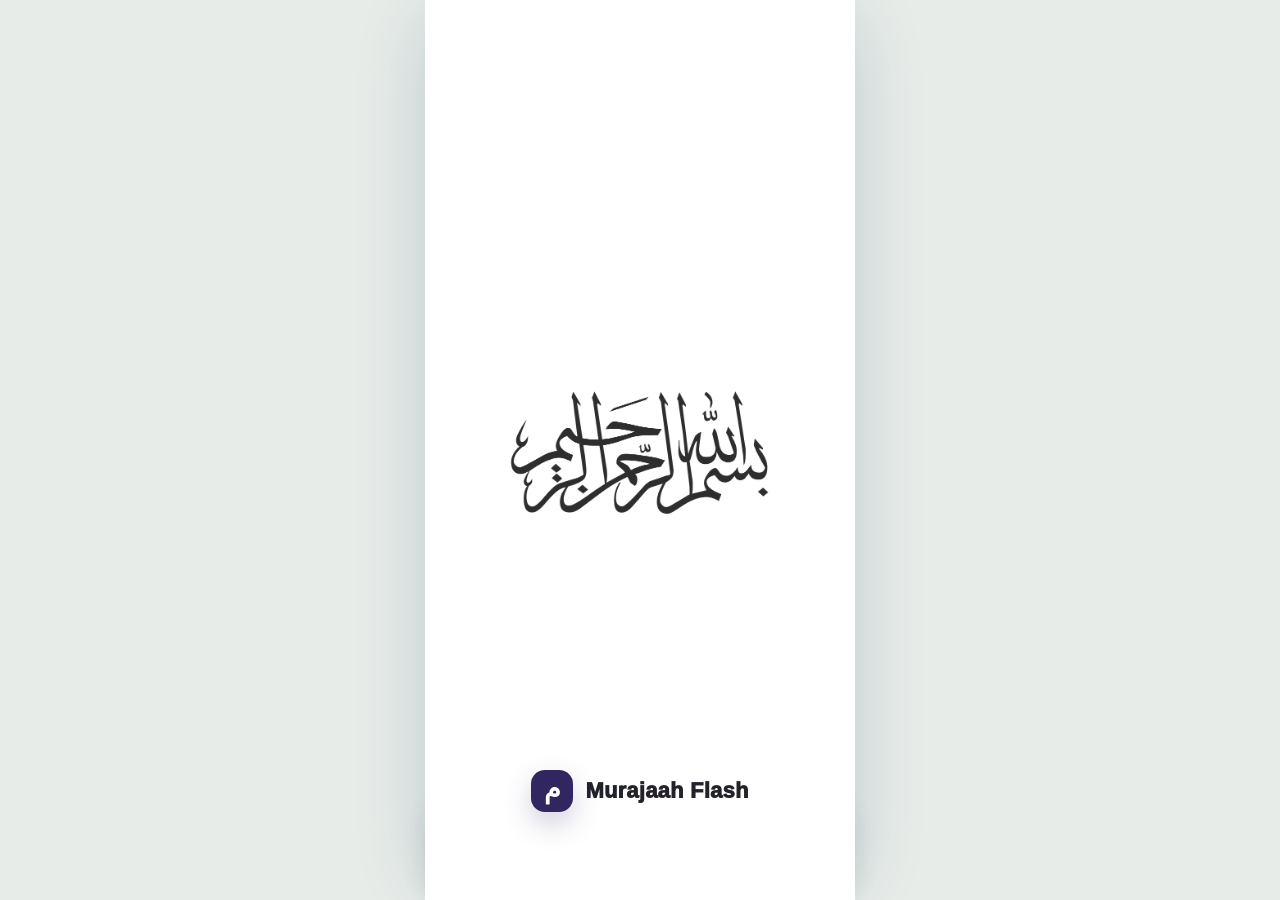
<file: index.html>
<!DOCTYPE html>
<html lang="fr">
<head>
  <meta charset="UTF-8">
  <meta name="viewport" content="width=device-width, initial-scale=1, viewport-fit=cover">
  <meta name="theme-color" content="#0A5A43">
  <meta name="mobile-web-app-capable" content="yes">
  <meta name="apple-mobile-web-app-capable" content="yes">
  <meta name="apple-mobile-web-app-title" content="Murajaah">
  <meta name="apple-mobile-web-app-status-bar-style" content="black-translucent">
  <meta name="format-detection" content="telephone=no">
  <title>Murajaah Flash — Application complète</title>
  <link rel="manifest" href="manifest.webmanifest">
  <link rel="icon" href="assets/icon.svg" type="image/svg+xml">
  <link rel="icon" href="assets/favicon-32.png" type="image/png" sizes="32x32">
  <link rel="apple-touch-icon" href="assets/apple-touch-icon.png">
  <link rel="stylesheet" href="css/styles.css?v=audio-status1">
  <link rel="stylesheet" href="css/home.css?v=25">
  <link rel="stylesheet" href="css/journal.css?v=4">
  <link rel="stylesheet" href="css/library.css?v=4">
  <link rel="stylesheet" href="css/hifdh-setup.css?v=setup5">
  <link rel="stylesheet" href="css/review-intro.css?v=5">
  <link rel="stylesheet" href="css/typography.css?v=5">
  <link rel="stylesheet" href="css/visual-audit.css?v=6">
  <link rel="stylesheet" href="css/design-system.css?v=93">
</head>
<body>
  <main class="app">
    <section class="screen active" id="homeScreen">
      <div class="home-hero">
        <header class="topbar">
          <div class="home-logo-lockup home-logo-text-only" aria-label="Murajaah Flash">
            <span class="home-logo-copy">
              <span class="brand">MURAJAAH<small>FLASH</small></span>
              <span class="home-tagline">Ton Hifdh, chaque jour plus fort.</span>
              <span class="home-tagline-rule" aria-hidden="true"></span>
            </span>
          </div>
          <button class="icon-btn home-profile-btn" aria-label="Ouvrir le profil" onclick="openProfile('progress')">
            <svg viewBox="0 0 24 24" width="20" fill="currentColor" aria-hidden="true"><circle cx="12" cy="7.5" r="3.6"/><path d="M5.4 20.4v-1.1A6.6 6.6 0 0 1 12 12.7a6.6 6.6 0 0 1 6.6 6.6v1.1Z"/></svg>
            <span class="sr-only">Profil</span>
          </button>
        </header>
        <div class="home-arch" aria-hidden="true">
          <span class="home-arch-icon">
            <svg viewBox="0 0 24 24" fill="none" stroke="currentColor" stroke-width="1.9" stroke-linecap="round" stroke-linejoin="round">
              <path d="M3.5 5.25A2.25 2.25 0 0 1 5.75 3H10a2 2 0 0 1 2 2v15.5a2.75 2.75 0 0 0-2.75-2.75H3.5Z"></path>
              <path d="M20.5 5.25A2.25 2.25 0 0 0 18.25 3H14a2 2 0 0 0-2 2v15.5a2.75 2.75 0 0 1 2.75-2.75h5.75Z"></path>
            </svg>
          </span>
        </div>
      </div>

      <div class="content">
        <article class="focus-card">
          <div class="focus-head">
            <div>
              <p class="eyebrow">Ta session du jour</p>
              <div class="session-main-line"><strong id="dueCount">0</strong><span>passages à revoir</span></div>
            </div>
            <div class="time-pill" id="timeEstimate">≈ 0 min</div>
          </div>
          <div class="session-progress-meta">
            <span id="sessionRangeLabel">— 0 révision</span>
            <b id="sessionReviewedLabel">0 / 0 révisés</b>
          </div>
          <div class="progress-track"><div class="progress-fill" id="dailyProgress"></div></div>
          <button class="primary-btn" id="startReviewBtn" onclick="startReview()">
            <span id="startReviewLabel">Commencer la révision</span>
            <svg viewBox="0 0 24 24" fill="none" stroke="currentColor" stroke-width="2.2" stroke-linecap="round" stroke-linejoin="round" aria-hidden="true"><path d="m9 18 6-6-6-6"></path></svg>
          </button>
        </article>

        <div class="section-title home-mode-title"><h2>Choisir un mode</h2></div>
        <div class="home-mode-list">
          <button class="home-mode-card review-mode-card" type="button" onclick="startReview()">
            <span class="home-mode-icon" aria-hidden="true">
              <svg viewBox="0 0 24 24" fill="none" stroke="currentColor" stroke-width="1.8" stroke-linecap="round" stroke-linejoin="round">
                <path d="M3.5 5.25A2.25 2.25 0 0 1 5.75 3H10a2 2 0 0 1 2 2v15.5a2.75 2.75 0 0 0-2.75-2.75H3.5Z"></path>
                <path d="M20.5 5.25A2.25 2.25 0 0 0 18.25 3H14a2 2 0 0 0-2 2v15.5a2.75 2.75 0 0 1 2.75-2.75h5.75Z"></path>
                <path d="M6.5 7h2.75M14.75 7h2.75"></path>
              </svg>
            </span>
            <span class="home-mode-copy"><strong>Murajaah ciblée</strong><small>Renforce tes passages avec la répétition espacée.</small></span>
            <span class="home-mode-arrow" aria-hidden="true"><svg viewBox="0 0 24 24" fill="none" stroke="currentColor" stroke-width="2.2" stroke-linecap="round" stroke-linejoin="round"><path d="m9 18 6-6-6-6"></path></svg></span>
          </button>
          <button class="home-mode-card hifdh-mode-card" type="button" onclick="openHifdhTest()">
            <span class="home-mode-icon" aria-hidden="true">
              <svg viewBox="0 0 24 24" fill="none" stroke="currentColor" stroke-width="1.8" stroke-linecap="round" stroke-linejoin="round">
                <circle cx="12" cy="12" r="7.5"></circle>
                <circle cx="12" cy="12" r="3.25"></circle>
                <path d="M12 2v3M12 19v3M2 12h3M19 12h3"></path>
                <path d="m10.6 12.1 1.05 1.05 2.15-2.35"></path>
              </svg>
            </span>
            <span class="home-mode-copy"><strong>Test Hifdh</strong><small>Teste un hizb entier et détecte tes points faibles.</small></span>
            <span class="home-mode-arrow" aria-hidden="true"><svg viewBox="0 0 24 24" fill="none" stroke="currentColor" stroke-width="2.2" stroke-linecap="round" stroke-linejoin="round"><path d="m9 18 6-6-6-6"></path></svg></span>
          </button>
        </div>

        <div class="home-adhkar-shortcut" aria-label="Raccourcis vers les adhkār">
          <span class="home-adhkar-shortcut-icon" aria-hidden="true">
            <svg viewBox="0 0 24 24" fill="none" stroke="currentColor" stroke-width="1.9" stroke-linecap="round" stroke-linejoin="round"><path d="M20.5 14.2A8 8 0 0 1 9.8 3.5 8.5 8.5 0 1 0 20.5 14.2Z"/><path d="M17.5 3.5v3M16 5h3"/></svg>
          </span>
          <span class="home-adhkar-shortcut-copy"><small>Raccourci</small><strong>Adhkār du jour</strong></span>
          <span class="home-adhkar-shortcut-choices">
            <button type="button" onclick="startCuratedAdhkarReading('morning')">Matin</button>
            <button type="button" onclick="startCuratedAdhkarReading('evening')">Soir</button>
          </span>
        </div>

        <section class="home-quick-actions" aria-label="Actions rapides">
          <h2>Actions rapides</h2>
          <div class="home-quick-grid">
            <button type="button" onclick="showScreen('add')">
              <svg viewBox="0 0 24 24" fill="none" stroke="currentColor" stroke-width="1.9" stroke-linecap="round" stroke-linejoin="round" aria-hidden="true"><rect x="4" y="5.5" width="16" height="15" rx="2.5"/><path d="M8 3v5M16 3v5M4 10h16M12 13.5v4M10 15.5h4"/></svg>
              <span>Ajouter<br>un passage</span>
            </button>
            <button type="button" onclick="showScreen('library')">
              <svg viewBox="0 0 24 24" fill="none" stroke="currentColor" stroke-width="1.9" stroke-linecap="round" stroke-linejoin="round" aria-hidden="true"><path d="M3.5 5.25A2.25 2.25 0 0 1 5.75 3H10a2 2 0 0 1 2 2v15.5a2.75 2.75 0 0 0-2.75-2.75H3.5Z"/><path d="M20.5 5.25A2.25 2.25 0 0 0 18.25 3H14a2 2 0 0 0-2 2v15.5a2.75 2.75 0 0 1 2.75-2.75h5.75Z"/></svg>
              <span>Mes passages</span>
            </button>
            <button type="button" onclick="openMainSection('resources')">
              <svg viewBox="0 0 24 24" fill="none" stroke="currentColor" stroke-width="1.9" stroke-linecap="round" stroke-linejoin="round" aria-hidden="true"><path d="M5 19V10M12 19V5M19 19v-7"/><path d="M3.5 19.5h17"/></svg>
              <span>Ressources</span>
            </button>
          </div>
        </section>
      </div>
    </section>

    <section class="screen" id="libraryScreen">
      <header class="library-header">
        <button class="library-header-btn page-back-btn" type="button" aria-label="Revenir à la page précédente" onclick="navigateBack('home')">
          <svg viewBox="0 0 24 24" fill="none" stroke="currentColor" stroke-width="2.2" stroke-linecap="round" stroke-linejoin="round" aria-hidden="true"><path d="m15 18-6-6 6-6"/></svg>
        </button>
        <div class="library-heading">
          <h1>Mes passages</h1>
        </div>
        <span class="library-header-spacer" aria-hidden="true"></span>
      </header>
      <div class="library-content">
        <p class="library-intro" id="librarySubtitle">Consulte et révise tes passages<br>en toute simplicité.</p>

        <div class="library-search-row">
          <div class="library-search">
            <svg viewBox="0 0 24 24" fill="none" stroke="currentColor" stroke-width="2" stroke-linecap="round" aria-hidden="true"><circle cx="11" cy="11" r="7"/><path d="m20 20-4-4"/></svg>
            <input id="searchInput" type="search" placeholder="Rechercher un passage…" oninput="renderLibrary()">
          </div>
          <button class="library-search-settings" type="button" aria-label="Afficher les filtres" onclick="document.querySelector('.library-filter-row')?.classList.toggle('open')">
            <svg viewBox="0 0 24 24" fill="none" stroke="currentColor" stroke-width="1.8" stroke-linecap="round"><path d="M4 7h10M18 7h2M4 17h2M10 17h10M14 4v6M7 14v6"/></svg>
          </button>
        </div>

        <div class="library-stats" aria-label="Résumé de tes passages">
          <div class="library-stats-title"><span><svg viewBox="0 0 24 24"></svg></span><strong>Aperçu général</strong></div>
          <article class="library-stat library-stat-total"><span class="library-stat-icon"><svg viewBox="0 0 24 24" fill="none" stroke="currentColor" stroke-width="1.8" stroke-linecap="round" stroke-linejoin="round"><path d="M3.5 5.25A2.25 2.25 0 0 1 5.75 3H10a2 2 0 0 1 2 2v15.5a2.75 2.75 0 0 0-2.75-2.75H3.5Z"/><path d="M20.5 5.25A2.25 2.25 0 0 0 18.25 3H14a2 2 0 0 0-2 2v15.5a2.75 2.75 0 0 1 2.75-2.75h5.75Z"/></svg></span><b id="libraryTotalCount">0</b><strong>Total</strong><small>Passages</small></article>
          <article class="library-stat library-stat-mastered"><span class="library-stat-icon"><svg viewBox="0 0 24 24" fill="none" stroke="currentColor" stroke-width="2" stroke-linecap="round" stroke-linejoin="round"><circle cx="12" cy="12" r="8"/><path d="m8.5 12 2.2 2.2 4.8-5"/></svg></span><b id="libraryMasteredCount">0</b><strong>Maîtrisés</strong><small id="libraryMasteredPercent">0%</small></article>
          <article class="library-stat library-stat-reinforce"><span class="library-stat-icon"><svg viewBox="0 0 24 24" fill="none" stroke="currentColor" stroke-width="2" stroke-linecap="round"><path d="M19 7v4h-4M5 17v-4h4"/><path d="M7.1 8.2A6 6 0 0 1 17 7l2 4M5 13l2 4a6 6 0 0 0 9.9-1.2"/></svg></span><b id="libraryReinforceCount">0</b><strong>À renforcer</strong><small id="libraryReinforcePercent">0%</small></article>
          <article class="library-stat library-stat-due"><span class="library-stat-icon"><svg viewBox="0 0 24 24" fill="none" stroke="currentColor" stroke-width="1.9" stroke-linecap="round" stroke-linejoin="round"><path d="M6 4h12v16l-6-3.8L6 20Z"/></svg></span><b id="libraryDueCount">0</b><strong>À revoir</strong><small id="libraryDuePercent">0%</small></article>
        </div>

        <div class="library-filter-row">
          <button class="filter-chip active" data-filter="all" onclick="setFilter('all', this)">Tous <span id="libraryAllChipCount">(0)</span></button>
          <button class="filter-chip" data-filter="mastered" onclick="setFilter('mastered', this)">Maîtrisés <span id="libraryMasteredChipCount">(0)</span></button>
          <button class="filter-chip" data-filter="fragile" onclick="setFilter('fragile', this)">À renforcer <span id="libraryReinforceChipCount">(0)</span></button>
          <button class="filter-chip" data-filter="due" onclick="setFilter('due', this)">À revoir <span id="libraryDueChipCount">(0)</span></button>
        </div>

        <div class="library-list-head">
          <h2>Ma liste de passages</h2>
          <button type="button" onclick="toggleLibrarySort()">Tri : <strong id="librarySortLabel">Récent</strong><svg viewBox="0 0 24 24" fill="none" stroke="currentColor" stroke-width="2"><path d="m6 9 6 6 6-6"/></svg></button>
        </div>
        <div class="card-list" id="cardList"></div>

        <aside class="library-help">
          <span class="library-help-icon" aria-hidden="true"><svg viewBox="0 0 24 24" fill="none" stroke="currentColor" stroke-width="1.8" stroke-linecap="round" stroke-linejoin="round"><circle cx="12" cy="12" r="8"/><circle cx="12" cy="12" r="3.5"/><path d="M12 2v3M12 19v3M2 12h3M19 12h3"/></svg></span>
          <span><strong>Besoin d’aide pour choisir ?</strong><small>Révise régulièrement tes passages pour mémoriser durablement.</small></span>
          <button type="button" onclick="startReview()">Voir les révisions</button>
        </aside>

        <button class="library-add-btn" type="button" onclick="showScreen('add')"><svg viewBox="0 0 24 24"></svg><span>Ajouter un passage</span></button>
      </div>
    </section>

    <section class="screen" id="addScreen">
      <header class="topbar subpage-topbar add-page-header">
        <button class="icon-btn page-back-btn" type="button" aria-label="Revenir à la page précédente" onclick="resetForm(); navigateBack('home')"><svg viewBox="0 0 24 24" fill="none" stroke="currentColor" stroke-width="2.2" stroke-linecap="round" stroke-linejoin="round" aria-hidden="true"><path d="M19 12H5"/><path d="m12 19-7-7 7-7"/></svg></button>
        <h1 id="formTitle">Ajouter un passage</h1>
        <span class="topbar-spacer" aria-hidden="true"></span>
      </header>
      <div class="content">
        <div class="page-title"><p>Sélectionne le verset cible et organise<br>ta révision simplement.</p></div>
        <form id="cardForm" onsubmit="saveCard(event)">
          <input type="hidden" id="editId">
          <input type="hidden" id="surah">
          <input type="hidden" id="ayah">
          <input type="hidden" id="reviewMode" value="recitation">
          <textarea id="beforeVerse" hidden></textarea>
          <textarea id="blockageVerse" hidden></textarea>
          <textarea id="afterVerse" hidden></textarea>

          <div class="auto-fill-card premium-passage-card">
            <div class="passage-card-head">
              <span class="add-step-number" aria-hidden="true">1</span>
              <span class="passage-card-icon" aria-hidden="true">
                <svg viewBox="0 0 24 24" fill="none" stroke="currentColor" stroke-width="1.9" stroke-linecap="round" stroke-linejoin="round">
                  <path d="M6.5 4.5h7.2a2.8 2.8 0 0 1 2.8 2.8v12.2H8.2a3.7 3.7 0 0 1-3.7-3.7V6.5a2 2 0 0 1 2-2Z"/>
                  <path d="M8.2 4.5v15"/>
                  <path d="M11.5 8.2l1.1 1.1 2-2"/>
                </svg>
              </span>
              <div class="auto-fill-copy">
                <strong id="passageCopyTitle">Choisis ton passage</strong>
                <span id="passageCopyText">Sélectionne la sourate puis le verset cible.</span>
              </div>
              <div class="passage-card-art" aria-hidden="true">
                <svg viewBox="0 0 180 140" fill="none">
                  <path d="M32 105c21-18 43-18 59 1 17-19 39-19 58-1" stroke="rgba(255,255,255,.26)" stroke-width="8" stroke-linecap="round"/>
                  <path d="M38 36c20-8 38-4 53 12v55C76 88 57 83 38 91V36Z" fill="url(#bookA)"/>
                  <path d="M142 36c-20-8-38-4-53 12v55c15-15 34-20 53-12V36Z" fill="url(#bookB)"/>
                  <path d="M89 49v55" stroke="rgba(255,255,255,.48)" stroke-width="3"/>
                  <path d="M49 51c11-2 21 0 31 6M49 66c12-2 22 0 31 6M132 51c-11-2-21 0-31 6M132 66c-12-2-22 0-31 6" stroke="rgba(255,255,255,.50)" stroke-width="3" stroke-linecap="round"/>
                  <path d="M40 104h100" stroke="rgba(21,18,73,.34)" stroke-width="7" stroke-linecap="round"/>
                  <path d="M25 27l4 8 8 4-8 4-4 8-4-8-8-4 8-4 4-8ZM142 17l3 6 6 3-6 3-3 6-3-6-6-3 6-3 3-6Z" fill="rgba(255,255,255,.78)"/>
                  <defs>
                    <linearGradient id="bookA" x1="38" y1="36" x2="91" y2="103" gradientUnits="userSpaceOnUse">
                      <stop stop-color="#ffffff" stop-opacity=".70"/>
                      <stop offset="1" stop-color="#8f7cff" stop-opacity=".45"/>
                    </linearGradient>
                    <linearGradient id="bookB" x1="142" y1="36" x2="89" y2="103" gradientUnits="userSpaceOnUse">
                      <stop stop-color="#d8ceff" stop-opacity=".80"/>
                      <stop offset="1" stop-color="#6f54ef" stop-opacity=".42"/>
                    </linearGradient>
                  </defs>
                </svg>
              </div>
            </div>
            <button type="button" class="quran-picker-open" onclick="openQuranPicker()">
              <span class="picker-target-icon" aria-hidden="true">
                <svg viewBox="0 0 24 24" fill="none" stroke="currentColor" stroke-width="2.15" stroke-linecap="round" stroke-linejoin="round">
                  <circle cx="12" cy="12" r="7"/>
                  <circle cx="12" cy="12" r="2.5"/>
                  <path d="M12 2.7v3.1M12 18.2v3.1M2.7 12h3.1M18.2 12h3.1"/>
                </svg>
              </span>
              <span>Choisir un verset</span>
              <b id="quranPickerSummary">Sourate + verset cible</b>
              <span class="picker-arrow" aria-hidden="true"><svg viewBox="0 0 24 24" fill="none" stroke="currentColor" stroke-width="2.1" stroke-linecap="round" stroke-linejoin="round"><path d="m9 18 6-6-6-6"/></svg></span>
            </button>
            <div class="auto-preview" id="autoPreview" hidden>
              <div class="auto-preview-list" id="autoPreviewList"></div>
              <div class="auto-preview-actions">
                <button type="button" class="secondary-btn" onclick="clearAutoPreview()">Annuler</button>
                <button type="button" class="primary-btn" onclick="applyAutoFill()">Utiliser ce passage</button>
              </div>
            </div>
          </div>

          <input type="hidden" id="firstReviewDelay" value="0">

          <div class="sequence-heading refined-heading">
            <span class="add-step-number" aria-hidden="true">2</span>
            <span class="heading-bubble" aria-hidden="true">
              <svg viewBox="0 0 24 24" fill="none" stroke="currentColor" stroke-width="2"><circle cx="12" cy="7.5" r="3.5"/><path d="M4.5 21a7.5 7.5 0 0 1 15 0"/></svg>
            </span>
            <span class="sequence-heading-copy">
              <span class="sequence-heading-label">Repère personnel</span>
              <span class="sequence-heading-help">Dis-nous ce qui décrit le mieux ton blocage sur ce passage.</span>
            </span>
          </div>
          <div class="form-card detail-card">
            <div class="field">
              <input type="hidden" id="difficulty" value="transition">
              <div class="difficulty-chips" role="radiogroup" aria-label="Type d’hésitation">
                <button type="button" class="difficulty-chip active" data-difficulty="transition" role="radio" aria-checked="true" onclick="selectDifficulty('transition')">
                  <span class="chip-icon" aria-hidden="true"><svg viewBox="0 0 24 24" fill="none" stroke="currentColor" stroke-width="1.9" stroke-linecap="round" stroke-linejoin="round"><path d="m10.2 13.8-1.4 1.4a3.4 3.4 0 0 1-4.8-4.8l2.4-2.4a3.4 3.4 0 0 1 4.8 0"/><path d="m13.8 10.2 1.4-1.4a3.4 3.4 0 0 1 4.8 4.8L17.6 16a3.4 3.4 0 0 1-4.8 0"/><path d="m8.8 15.2 6.4-6.4"/></svg></span>
                  <span class="difficulty-copy"><strong>Enchaînement</strong><small>Difficulté à relier correctement les mots entre eux.</small></span>
                  <span class="difficulty-radio" aria-hidden="true"></span>
                </button>
                <button type="button" class="difficulty-chip" data-difficulty="similar" role="radio" aria-checked="false" onclick="selectDifficulty('similar')">
                  <span class="chip-icon" aria-hidden="true"><svg viewBox="0 0 24 24" fill="none" stroke="currentColor" stroke-width="1.9" stroke-linecap="round" stroke-linejoin="round"><rect x="4" y="4" width="11" height="11" rx="2"/><rect x="9" y="9" width="11" height="11" rx="2"/></svg></span>
                  <span class="difficulty-copy"><strong>Confusion</strong><small>Confusion avec un autre verset ou dans l’ordre des mots.</small></span>
                  <span class="difficulty-radio" aria-hidden="true"></span>
                </button>
                <button type="button" class="difficulty-chip" data-difficulty="forgotten" role="radio" aria-checked="false" onclick="selectDifficulty('forgotten')">
                  <span class="chip-icon" aria-hidden="true"><svg viewBox="0 0 24 24" fill="none" stroke="currentColor" stroke-width="1.9" stroke-linecap="round" stroke-linejoin="round"><path d="M6 4.5A2.5 2.5 0 0 1 8.5 2h7A2.5 2.5 0 0 1 18 4.5V22l-6-3.5L6 22V4.5Z"/></svg></span>
                  <span class="difficulty-copy"><strong>Oubli fréquent</strong><small>Verset retenu, puis oublié rapidement.</small></span>
                  <span class="difficulty-radio" aria-hidden="true"></span>
                </button>
              </div>
            </div>
            <div class="field">
              <label for="note">Note courte <span>(facultatif)</span></label>
              <input id="note" maxlength="140" placeholder="Ex. Je confonds avec le verset précédent">
            </div>
          </div>
          <div class="form-actions">
            <button type="submit" class="primary-btn" id="saveBtn">Ajouter ce passage</button>
          </div>
        </form>
      </div>
    </section>

    <section class="screen" id="progressScreen">
      <header class="topbar subpage-topbar">
        <button class="icon-btn page-back-btn" type="button" aria-label="Revenir à la page précédente" onclick="navigateBack('home')"><svg viewBox="0 0 24 24" fill="none" stroke="currentColor" stroke-width="2.2" stroke-linecap="round" stroke-linejoin="round" aria-hidden="true"><path d="M19 12H5"/><path d="m12 19-7-7 7-7"/></svg></button>
        <div class="brand">MURAJAAH<small>FLASH</small></div>
        <span class="topbar-spacer" aria-hidden="true"></span>
      </header>
      <div class="content">
        <div class="profile-tabs" role="tablist" aria-label="Progression et réglages">
          <button class="profile-tab-btn active" type="button" data-profile-tab="progress" onclick="setProfileTab('progress')">Progression</button>
          <button class="profile-tab-btn" type="button" data-profile-tab="settings" onclick="setProfileTab('settings')">Réglages</button>
        </div>

        <div class="profile-tab-panel active" id="profileProgressPanel">
          <div class="page-title"><h1>Progression</h1><p>Ta régularité, ton niveau de maîtrise et les passages à renforcer.</p></div>

          <article class="progress-hero">
            <div class="progress-hero-top">
              <span>Série actuelle</span>
              <b id="progressStreakPill">0 jour</b>
            </div>
            <strong id="progressStreakValue">0 jours</strong>
            <small id="progressBestStreak">Meilleur record : 0 jour</small>
          </article>

          <div class="progress-summary-grid">
            <div class="progress-mini"><b id="progressTotalPassages">0</b><span>Passages</span></div>
            <div class="progress-mini"><b id="progressMasteryRate">0%</b><span>Maîtrise</span></div>
            <div class="progress-mini"><b id="progressTotalReviews">0</b><span>Révisions</span></div>
          </div>

          <article class="progress-panel">
            <div class="progress-panel-head"><h2>Révisions cette semaine</h2><span id="progressWeekTotal">0 revues</span></div>
            <div class="week-bars" id="weekBars"></div>
          </article>

          <article class="progress-panel">
            <div class="progress-panel-head"><h2>Répartition par niveau</h2><span id="progressLevelTotal">0 passages</span></div>
            <div class="level-layout">
              <div class="level-donut" id="levelDonut"></div>
              <div class="level-legend" id="levelLegend"></div>
            </div>
          </article>
        </div>

        <div class="profile-tab-panel" id="profileSettingsPanel">
          <div class="page-title"><h1>Réglages</h1><p>Gère tes données locales et tes préférences de révision.</p></div>
          <div class="settings-list">
            <div class="setting-row">
              <div><strong>Indice de confiance</strong><span>Calculé selon tes dernières réponses.</span></div>
              <div class="confidence-ring" id="confidenceRing"><b id="confidenceValue">0%</b></div>
            </div>
            <div class="setting-row">
              <div><strong>Répétition intelligente</strong><span>À revoir : aujourd’hui · Presque : demain · Acquis : espacé.</span></div>
              <span class="setting-icon" aria-hidden="true"><svg viewBox="0 0 24 24" fill="none" stroke="currentColor" stroke-width="1.8" stroke-linecap="round" stroke-linejoin="round"><path d="M9.5 4.5a3 3 0 0 0-5 2.2 3.2 3.2 0 0 0 .6 1.8A3.5 3.5 0 0 0 6 15.2V18a2 2 0 0 0 2 2h2V5.5a2 2 0 0 0-.5-1Z"/><path d="M14.5 4.5a3 3 0 0 1 5 2.2 3.2 3.2 0 0 1-.6 1.8 3.5 3.5 0 0 1-.9 6.7V18a2 2 0 0 1-2 2h-2V5.5a2 2 0 0 1 .5-1ZM7 9.5h3M14 9.5h3M7 15h3M14 15h3"/></svg></span>
            </div>
            <div class="setting-row">
              <div><strong>Données locales</strong><span>Tes passages et audios restent sur cet appareil.</span></div>
              <span class="setting-icon" aria-hidden="true"><svg viewBox="0 0 24 24" fill="none" stroke="currentColor" stroke-width="1.9" stroke-linecap="round" stroke-linejoin="round"><rect x="4" y="10" width="16" height="11" rx="2.5"/><path d="M8 10V7a4 4 0 0 1 8 0v3M12 14v3"/></svg></span>
            </div>
          </div>
          <div class="section-title"><h2>Données</h2></div>
          <button class="secondary-btn" onclick="exportData()">Exporter mes cartes</button>
          <button class="danger-btn" style="margin-top:9px" onclick="askReset()">Effacer toutes les données</button>
        </div>
      </div>
    </section>

    <section class="screen resources-screen" id="resourcesScreen" aria-labelledby="resourcesTitle">
      <header class="resources-header">
        <button class="page-back-btn resources-back-btn" type="button" aria-label="Revenir à la page précédente" onclick="navigateBack('home')">
          <svg viewBox="0 0 24 24" aria-hidden="true"></svg>
        </button>
        <div>
          <span class="resources-header-mark" aria-hidden="true"><svg viewBox="0 0 24 24"></svg></span>
          <h1 id="resourcesTitle">Ressources</h1>
          <p>Des outils simples pour accompagner ton Hifdh au quotidien.</p>
        </div>
        <span class="resources-header-spacer" aria-hidden="true"></span>
      </header>

      <div class="resources-content">
        <button class="resource-card" type="button" onclick="openJournal()">
          <span class="resource-card-icon" aria-hidden="true"><svg viewBox="0 0 24 24"></svg></span>
          <span class="resource-card-copy">
            <strong>Journal de révision</strong>
            <small>Consulte ton historique et suis ta progression.</small>
          </span>
          <span class="resource-card-arrow" aria-hidden="true"><svg viewBox="0 0 24 24"></svg></span>
        </button>

        <button class="resource-card" type="button" onclick="openVocabulary()">
          <span class="resource-card-icon" aria-hidden="true"><svg viewBox="0 0 24 24"></svg></span>
          <span class="resource-card-copy">
            <strong>Vocabulaire</strong>
            <small>Révise les mots importants du Coran.</small>
          </span>
          <span class="resource-card-arrow" aria-hidden="true"><svg viewBox="0 0 24 24"></svg></span>
        </button>

        <button class="resource-card" type="button" onclick="openAdhkar()">
          <span class="resource-card-icon" aria-hidden="true"><svg viewBox="0 0 24 24"></svg></span>
          <span class="resource-card-copy">
            <strong>Adhkār</strong>
            <small>Les invocations du matin et du soir.</small>
          </span>
          <span class="resource-card-arrow" aria-hidden="true"><svg viewBox="0 0 24 24"></svg></span>
        </button>

        <blockquote class="resources-hadith-card">
          <span class="resources-hadith-mark" aria-hidden="true">“</span>
          <p class="resources-hadith-lead">Le Prophète ﷺ a dit :</p>
          <p class="resources-hadith-text">« L’exemple de celui qui invoque son Seigneur et de celui qui ne L’invoque pas est celui du vivant et du mort. »</p>
          <span class="resources-hadith-divider" aria-hidden="true"></span>
          <cite>— Rapporté par Sahih al-Bukhari</cite>
        </blockquote>
      </div>
    </section>

    <section class="screen vocabulary-screen" id="vocabularyScreen" aria-labelledby="vocabularyTitle">
      <header class="vocabulary-header">
        <button class="page-back-btn vocabulary-back-btn" type="button" aria-label="Revenir aux ressources" onclick="navigateBack('resources')">
          <svg viewBox="0 0 24 24" fill="none" stroke="currentColor" stroke-width="2.2" stroke-linecap="round" stroke-linejoin="round"><path d="M19 12H5"/><path d="m12 19-7-7 7-7"/></svg>
        </button>
        <div>
          <span>مُفْرَدَات</span>
          <h1 id="vocabularyTitle">Vocabulaire</h1>
          <p>Apprends les mots essentiels<br>des récits et du Coran.</p>
        </div>
      </header>

      <div class="vocabulary-content">
        <div class="vocabulary-intro">
          <div><span>Mes mots</span><strong id="vocabularySavedSummary">Aucun mot ajouté</strong></div>
          <b id="vocabularyProgressValue">0%</b>
        </div>

        <section class="vocabulary-themes" aria-labelledby="vocabularyThemesTitle">
          <div class="vocabulary-section-head">
            <h2 id="vocabularyThemesTitle">Banque de vocabulaire</h2>
            <span>1 leçon</span>
          </div>
          <details class="vocabulary-lesson-folder">
            <summary>
              <span class="vocabulary-folder-number">1</span>
              <span><strong>Les histoires des prophètes</strong><small>24 mots à découvrir</small></span>
              <i>⌄</i>
            </summary>
            <div class="vocabulary-bank" id="vocabularyBank"></div>
          </details>
        </section>

        <section class="vocabulary-my-words" aria-labelledby="vocabularyMyWordsTitle">
          <div class="vocabulary-section-head"><h2 id="vocabularyMyWordsTitle">Mes mots</h2><span id="vocabularySavedCount">0 ajouté</span></div>
          <div id="vocabularySavedList"></div>
          <button class="vocabulary-start-btn" id="vocabularyStartBtn" type="button" onclick="startVocabularyReview()" disabled>Commencer la révision</button>
        </section>
      </div>
    </section>

    <section class="screen vocabulary-study-screen" id="vocabularyStudyScreen" aria-labelledby="vocabularyStudyTitle">
      <header class="vocabulary-study-header">
        <button class="page-back-btn" type="button" aria-label="Revenir aux thèmes" onclick="navigateBack('vocabulary')">
          <svg viewBox="0 0 24 24" fill="none" stroke="currentColor" stroke-width="2.2" stroke-linecap="round" stroke-linejoin="round"><path d="M19 12H5"/><path d="m12 19-7-7 7-7"/></svg>
        </button>
        <div><span>RÉVISION DES MOTS</span><h1 id="vocabularyStudyTitle">Les histoires des prophètes</h1></div>
        <b id="vocabularyStudyCounter">1 / 1</b>
      </header>
      <div class="vocabulary-study-progress"><span id="vocabularyStudyProgress"></span></div>
      <div class="vocabulary-study-content">
        <article class="vocabulary-word-card">
          <span class="vocabulary-word-language">Arabe</span>
          <strong id="vocabularyStudyArabic" lang="ar" dir="rtl"></strong>
        </article>
        <div class="vocabulary-answer" id="vocabularyAnswer" hidden>
          <span>Français</span><strong id="vocabularyStudyFrench"></strong>
        </div>
      </div>
      <div class="vocabulary-study-help" id="vocabularyStudyHelp">
        <button class="vocabulary-help-btn" type="button" aria-label="Afficher la consigne" aria-expanded="false" onclick="toggleVocabularyHelp(this)">?</button>
        <p id="vocabularyHelpText" hidden>Réfléchis à la bonne réponse puis appuie sur le bouton suivant.</p>
      </div>
      <div class="vocabulary-study-action">
        <button class="vocabulary-reveal-btn" id="vocabularyRevealBtn" type="button" onclick="revealVocabularyAnswer()">Devine la traduction</button>
      </div>
      <div class="vocabulary-rating" id="vocabularyRating" hidden>
        <span>Évalue ta mémorisation</span>
        <div><button class="known" type="button" onclick="rateVocabularyWord('acquired')">Acquis</button><button class="almost" type="button" onclick="rateVocabularyWord('almost')">Presque</button><button class="review" type="button" onclick="rateVocabularyWord('review')">À revoir</button></div>
      </div>
    </section>

    <section class="screen adhkar-screen" id="adhkarScreen" aria-labelledby="adhkarTitle">
      <header class="adhkar-header">
        <button class="page-back-btn adhkar-back-btn" type="button" aria-label="Revenir à la page précédente" onclick="navigateBack('resources')">
          <svg viewBox="0 0 24 24" aria-hidden="true"></svg>
        </button>
        <div>
          <span class="adhkar-header-mark" aria-hidden="true"><svg viewBox="0 0 24 24"></svg></span>
          <h1 id="adhkarTitle">Adhkār</h1>
          <p>Les invocations du matin<br>et du soir.</p>
        </div>
      </header>

      <div class="adhkar-content">
        <button class="adhkar-card morning" type="button" onclick="startCuratedAdhkarReading('morning')">
          <span class="adhkar-card-icon" aria-hidden="true"><svg viewBox="0 0 24 24"></svg></span>
          <span class="adhkar-card-copy">
            <strong>Adhkār du matin</strong>
            <small>Commence ta journée par le rappel d’Allah.</small>
          </span>
          <span class="adhkar-card-arrow" aria-hidden="true"><svg viewBox="0 0 24 24"></svg></span>
        </button>

        <button class="adhkar-card evening" type="button" onclick="startCuratedAdhkarReading('evening')">
          <span class="adhkar-card-icon" aria-hidden="true"><svg viewBox="0 0 24 24"></svg></span>
          <span class="adhkar-card-copy">
            <strong>Adhkār du soir</strong>
            <small>Termine ta journée dans la sérénité.</small>
          </span>
          <span class="adhkar-card-arrow" aria-hidden="true"><svg viewBox="0 0 24 24"></svg></span>
        </button>

      </div>
    </section>

    <section class="screen adhkar-reader-screen" id="adhkarReaderScreen" aria-labelledby="adhkarReaderTitle">
      <button class="page-back-btn adhkar-reader-back" type="button" aria-label="Quitter la lecture" onclick="closeAdhkarReading()">
        <svg viewBox="0 0 24 24" aria-hidden="true"></svg>
      </button>
      <div class="adhkar-reader-status" aria-label="Progression de la session">
        <span id="adhkarReaderPosition">01 · 18</span>
        <div class="adhkar-vertical-progress" id="adhkarVerticalProgress" aria-hidden="true"></div>
      </div>

      <div class="adhkar-reader-content" id="adhkarReaderSwipeSurface">
        <div id="adhkarReaderActive">
          <article class="adhkar-reading-card">
            <h1 class="adhkar-reading-title" id="adhkarReaderTitle">Adhkār</h1>
            <div class="adhkar-reader-title-actions">
              <strong id="adhkarReaderTarget">
                <i aria-hidden="true"></i><span id="adhkarReaderTargetLabel">À réciter 1 fois</span><i aria-hidden="true"></i>
              </strong>
            </div>
            <p class="adhkar-reading-arabic" id="adhkarReaderArabic" lang="ar" dir="rtl"></p>
            <div class="adhkar-ornament-divider" aria-hidden="true"><span>✦</span></div>
            <details class="adhkar-inline-panel" id="adhkarTranslationPanel">
              <summary><span><svg viewBox="0 0 24 24" aria-hidden="true"><use href="assets/icons/lucide.svg#lucide-book-open"></use></svg>Traduction</span><svg viewBox="0 0 24 24" aria-hidden="true"><use href="assets/icons/lucide.svg#lucide-chevron-down"></use></svg></summary>
              <p class="adhkar-reading-translation" id="adhkarReaderTranslation"></p>
            </details>
            <details class="adhkar-inline-panel adhkar-reader-benefit" id="adhkarReaderBenefitWrap" hidden>
              <summary><span><svg viewBox="0 0 24 24" aria-hidden="true"><use href="assets/icons/lucide.svg#lucide-wand-sparkles"></use></svg>Bienfaits</span><svg viewBox="0 0 24 24" aria-hidden="true"><use href="assets/icons/lucide.svg#lucide-chevron-down"></use></svg></summary>
              <p id="adhkarReaderBenefit"></p>
            </details>
          </article>

        </div>

        <div class="adhkar-reader-complete" id="adhkarReaderComplete" hidden>
          <span class="adhkar-reader-complete-icon" aria-hidden="true"><svg viewBox="0 0 24 24"></svg></span>
          <h1>Session terminée</h1>
          <p id="adhkarReaderCompleteText">Tous tes adhkār ont été lus.</p>
          <button type="button" onclick="closeAdhkarReading()">Retour aux adhkār</button>
        </div>
      </div>

      <div class="adhkar-swipe-footer" id="adhkarReaderAction">
        <div class="adhkar-repetition-dots" id="adhkarRepetitionDots" aria-label="Répétitions"></div>
        <div class="adhkar-carousel-dots" id="adhkarCarouselDots" aria-hidden="true"></div>
        <small>Swiper pour continuer</small>
      </div>

    </section>

    <section class="screen journal-screen" id="journalScreen" aria-labelledby="journalTitle">
      <header class="journal-header">
        <div class="journal-topline">
          <button class="page-back-btn journal-back-btn" type="button" aria-label="Revenir à la page précédente" onclick="navigateBack('resources')"><svg viewBox="0 0 24 24" fill="none" stroke="currentColor" stroke-width="2.2" stroke-linecap="round" stroke-linejoin="round" aria-hidden="true"><path d="M19 12H5"/><path d="m12 19-7-7 7-7"/></svg></button>
          <div class="brand">MURAJAAH<small>FLASH</small></div>
          <button class="journal-profile-btn" type="button" aria-label="Ouvrir le profil" onclick="openProfile('progress')">
            <svg viewBox="0 0 24 24" fill="none" stroke="currentColor" stroke-width="1.9" stroke-linecap="round" stroke-linejoin="round" aria-hidden="true">
              <circle cx="12" cy="7.5" r="3.5"/>
              <path d="M5.5 21v-2.1a6.5 6.5 0 0 1 13 0V21"/>
            </svg>
          </button>
        </div>
        <h1 id="journalTitle">Journal de révision</h1>
        <p>Enregistre tes révisions libres et garde le fil de ton Hifdh.</p>
      </header>

      <div class="journal-content">
        <article class="journal-overview" aria-label="Résumé et prochaine étape">
          <div class="journal-overview-block">
            <span>Dernière révision</span>
            <strong id="journalLastHizb">Aucune</strong>
            <small id="journalLastMeta">Commence ton journal aujourd’hui</small>
          </div>
          <div class="journal-overview-block journal-next-block">
            <span>Prochaine étape</span>
            <strong id="journalNextHizb">Hizb 1</strong>
            <small id="journalNextMeta">Commencer dans l’ordre</small>
            <button type="button" aria-label="Ajouter cette prochaine révision" onclick="openJournalFormForNext()">
              <svg viewBox="0 0 24 24" fill="none" stroke="currentColor" stroke-width="2.2" stroke-linecap="round" stroke-linejoin="round" aria-hidden="true"><path d="m9 18 6-6-6-6"/></svg>
            </button>
          </div>
        </article>

        <button class="journal-add-cta" type="button" onclick="openJournalForm()">
          <span><strong>Ajouter une révision</strong><small>Enregistre un hizb que tu as révisé</small></span>
          <span class="journal-add-icon" aria-hidden="true">
            <svg viewBox="0 0 24 24" fill="none" stroke="currentColor" stroke-width="2.2" stroke-linecap="round"><path d="M12 5v14M5 12h14"/></svg>
          </span>
        </button>

        <section class="journal-section" aria-labelledby="journalWeekTitle">
          <div class="journal-section-head">
            <h2 id="journalWeekTitle">Cette semaine</h2>
            <button id="journalHistoryToggle" type="button" onclick="toggleJournalHistory()">Voir tout
              <svg viewBox="0 0 24 24" fill="none" stroke="currentColor" stroke-width="2.1" stroke-linecap="round" stroke-linejoin="round" aria-hidden="true"><path d="m9 18 6-6-6-6"/></svg>
            </button>
          </div>
          <div class="journal-history" id="journalWeekList"></div>
        </section>

        <section class="journal-section" aria-labelledby="journalFrequencyTitle">
          <div class="journal-section-head">
            <h2 id="journalFrequencyTitle">Fréquence de révision</h2>
            <span>Hizbs à suivre</span>
          </div>
          <div class="journal-frequency-grid" id="journalFrequencyGrid"></div>
        </section>

        <article class="journal-week-summary" aria-labelledby="journalSummaryTitle">
          <h2 id="journalSummaryTitle">Cette semaine</h2>
          <div>
            <span><strong id="journalDaysCount">0</strong><small>jour suivi</small></span>
            <span><strong id="journalReviewsCount">0</strong><small>révision</small></span>
            <span><strong id="journalMinutesCount">0 min</strong><small>temps total</small></span>
          </div>
        </article>
      </div>
    </section>

    <nav class="bottom-nav" id="bottomNav">
      <button class="nav-btn active" data-screen="home" onclick="openMainSection('home')">
        <svg viewBox="0 0 24 24" fill="none" stroke="currentColor" stroke-width="2"><path d="m3 11 9-8 9 8"/><path d="M5 10v10h14V10"/><path d="M9 20v-6h6v6"/></svg>
        Accueil
      </button>
      <button class="nav-btn" data-screen="review" onclick="openMainSection('review')">
        <svg viewBox="0 0 24 24" fill="none" stroke="currentColor" stroke-width="1.8" stroke-linecap="round" stroke-linejoin="round" aria-hidden="true">
          <path d="M3.5 5.25A2.25 2.25 0 0 1 5.75 3H10a2 2 0 0 1 2 2v15.5a2.75 2.75 0 0 0-2.75-2.75H3.5Z"/>
          <path d="M20.5 5.25A2.25 2.25 0 0 0 18.25 3H14a2 2 0 0 0-2 2v15.5a2.75 2.75 0 0 1 2.75-2.75h5.75Z"/>
        </svg>
        Révision
      </button>
      <button class="nav-btn" data-screen="hifdh" onclick="openMainSection('hifdh')">
        <svg viewBox="0 0 24 24" fill="none" stroke="currentColor" stroke-width="1.8" stroke-linecap="round" stroke-linejoin="round" aria-hidden="true">
          <rect x="6" y="3.5" width="12" height="17" rx="2"/>
          <path d="M9.25 3.5h5.5v3h-5.5zM9 12l2 2 4-4.5"/>
        </svg>
        Test Hifdh
      </button>
      <button class="nav-btn" data-screen="resources" onclick="openMainSection('resources')">
        <svg viewBox="0 0 24 24" fill="none" stroke="currentColor" stroke-width="1.9" stroke-linecap="round" stroke-linejoin="round" aria-hidden="true">
          <path d="M5 19V11M12 19V5M19 19v-7"/>
          <path d="M3.5 19.5h17"/>
        </svg>
        Ressources
      </button>
    </nav>

    <section class="review-screen" id="reviewScreen">
      <div class="review-intro" id="reviewIntro">
        <header class="review-intro-header">
          <button class="review-intro-head-icon" type="button" aria-label="Revenir à la page précédente" onclick="exitReview()">
            <svg viewBox="0 0 24 24" fill="none" stroke="currentColor" stroke-width="2.2" stroke-linecap="round" stroke-linejoin="round" aria-hidden="true"><path d="m15 18-6-6 6-6"/></svg>
          </button>
          <span class="review-intro-header-mark" aria-hidden="true">
            <svg viewBox="0 0 24 24"></svg>
          </span>
          <div class="review-intro-title">
            <h1>Murajaah</h1>
            <p>Révise tes passages avec<br>la méthode de répétition espacée.</p>
          </div>
          <span class="review-intro-head-spacer" aria-hidden="true"></span>
        </header>
        <div class="review-intro-body">
          <article class="review-daily-card">
            <div class="review-daily-top"><span>Ta session du jour</span><b id="introEstimate">≈ 0 min</b></div>
            <div class="review-daily-count"><strong id="introDueCount">0</strong><span>passage<span id="introPlural">s</span> à revoir</span></div>
            <div class="review-daily-meta">
              <span><svg viewBox="0 0 24 24" fill="none" stroke="currentColor" stroke-width="2" stroke-linecap="round"><path d="M20 7v5h-5"/><path d="M19 12a7 7 0 1 1-2.05-4.95L20 10"/></svg><b id="introPlannedCount">0 révision prévue</b></span>
              <strong id="introReviewedProgress">0 / 0 révisés</strong>
            </div>
            <div class="review-daily-progress"><i id="introDailyProgress"></i></div>
            <button class="intro-start-btn" onclick="beginReviewSession()">
              <strong>Commencer la révision</strong>
              <span id="introStartCount" hidden>0</span>
              <svg class="intro-start-arrow" viewBox="0 0 24 24" fill="none" stroke="currentColor" stroke-width="2.1" stroke-linecap="round" stroke-linejoin="round" aria-hidden="true"><path d="M5 12h14M13 6l6 6-6 6"/></svg>
            </button>
          </article>

          <div class="review-intro-metrics" hidden>
            <span id="introReviewedToday">0</span><span id="introFragileCount">0</span><span id="introTotalCount">0</span>
            <span id="introConfidenceValue">0%</span><span id="introConfidenceRing"></span><span id="introProgressTitle"></span>
          </div>

          <section class="review-quick-actions" aria-label="Accès rapides">
            <button type="button" onclick="exitReview('library')">
              <span class="review-quick-icon"><svg viewBox="0 0 24 24" fill="none" stroke="currentColor" stroke-width="1.8" stroke-linecap="round" stroke-linejoin="round"><path d="M12 6.6v14"/><path d="M3 17.5V5.7A2.7 2.7 0 0 1 5.7 3H9a3 3 0 0 1 3 3v14.6a3.9 3.9 0 0 0-3.4-2H3Z"/><path d="M21 17.5V5.7A2.7 2.7 0 0 0 18.3 3H15a3 3 0 0 0-3 3v14.6a3.9 3.9 0 0 1 3.4-2H21Z"/></svg></span>
              <span><strong>Mes passages</strong><small>Consulte et révise tes passages<br>en toute simplicité.</small></span>
              <b class="review-quick-arrow"><svg viewBox="0 0 24 24"></svg></b>
            </button>
            <button type="button" onclick="exitReview('add')">
              <span class="review-quick-icon plus"><svg viewBox="0 0 24 24" fill="none" stroke="currentColor" stroke-width="2" stroke-linecap="round"><path d="M12 5v14M5 12h14"/></svg></span>
              <span><strong>Ajouter un passage</strong><small>Ajoute un nouveau passage<br>en quelques secondes.</small></span>
              <b class="review-quick-arrow"><svg viewBox="0 0 24 24"></svg></b>
            </button>
          </section>

          <blockquote class="review-quote-card">
            <span class="review-quote-mark" aria-hidden="true">“</span>
            <p class="review-quote-arabic" lang="ar" dir="rtl">خَيْرُكُمْ مَنْ تَعَلَّمَ الْقُرْآنَ وَعَلَّمَهُ</p>
            <span class="review-quote-divider" aria-hidden="true"></span>
            <p>« Le meilleur d’entre vous est celui qui apprend<br>le Coran et l’enseigne. »</p>
            <cite>— Hadith rapporté par Al-Bukhari</cite>
          </blockquote>

        </div>
      </div>
      <div id="reviewSession">
        <header class="review-header">
          <button class="review-session-back page-back-btn" type="button" aria-label="Revenir à la page précédente" onclick="exitReview()"><svg viewBox="0 0 24 24" fill="none" stroke="currentColor" stroke-width="2.2" stroke-linecap="round" stroke-linejoin="round" aria-hidden="true"><path d="M19 12H5"/><path d="m12 19-7-7 7-7"/></svg></button>
          <div class="review-title">Murajaah</div>
          <span class="review-header-spacer" aria-hidden="true"></span>
          <div class="review-prompt">
            <span id="stepBefore">Verset avant</span>
            <span id="stepTarget">Verset cible</span>
            <span id="stepAfter">Verset de liaison</span>
          </div>
          <div class="review-progress">
            <div class="progress-track"><div class="progress-fill" id="reviewProgress"></div></div>
            <div class="review-counter" id="reviewCounter">1 / 1</div>
          </div>
        </header>
        <div class="review-main">
          <audio id="reviewAudio" preload="auto" playsinline></audio>
          <audio id="elanAudio" preload="none" playsinline></audio>
          <section class="review-question-context" aria-label="Référence du verset">
            <div class="question-reference-main">
              <span class="question-reference-icon" aria-hidden="true">
                <svg viewBox="0 0 24 24"><use href="assets/icons/lucide.svg#lucide-book-open"></use></svg>
              </span>
              <span class="question-reference-copy">
                <small id="reviewQuestionSurah">AL-BAQARA</small>
                <strong id="reviewQuestionReference">Page 1 – V1</strong>
              </span>
            </div>
            <button type="button" class="translation-toggle question-reference-translation" id="reviewTranslationToggle" aria-pressed="false" onclick="toggleReviewTranslation()">
              <svg viewBox="0 0 24 24" aria-hidden="true"></svg>
              <span>Traduction</span>
            </button>
          </section>
          <article class="flashcard">
            <button class="review-audio" id="reviewAudioBtn" onclick="playReviewAudio()" aria-label="Écouter ma récitation"><svg viewBox="0 0 24 24" aria-hidden="true"><path d="m9 7 7 5-7 5V7Z" fill="currentColor"/></svg></button>
            <div class="verse-surface" id="reviewVerseList">
              <div class="review-verse-item">
                <div class="arabic" id="reviewVerse"></div>
                <div class="review-meta" id="reviewMeta">Passage personnel</div>
              </div>
            </div>
          </article>
        </div>
        <div class="review-controls">
          <button class="primary-btn reveal-btn" id="revealBtn" onclick="advanceReviewStage()">
            <svg class="reveal-btn-icon" viewBox="0 0 24 24" fill="none" stroke="currentColor" stroke-width="1.9" stroke-linecap="round" stroke-linejoin="round" aria-hidden="true">
              <circle cx="12" cy="12" r="10"/>
              <path d="M8 12h8"/>
              <path d="m12 8 4 4-4 4"/>
            </svg>
            <span id="revealBtnLabel">Voir le verset cible</span>
          </button>
          <div class="rating-wrap" id="ratingWrap">
            <p class="rating-title">As-tu enchaîné les deux versets sans hésiter ?</p>
            <div class="ratings">
              <button class="rating-btn yes" onclick="rateCard('yes')">Acquis<small>espacer</small></button>
              <button class="rating-btn almost" onclick="rateCard('almost')">Presque<small>demain</small></button>
              <button class="rating-btn no" onclick="rateCard('no')">À revoir<small>aujourd’hui</small></button>
            </div>
          </div>
        </div>
      </div>
      <div class="summary" id="reviewSummary">
        <button class="summary-back-btn page-back-btn" type="button" aria-label="Revenir à la page précédente" onclick="exitReview()"><svg viewBox="0 0 24 24" fill="none" stroke="currentColor" stroke-width="2.2" stroke-linecap="round" stroke-linejoin="round" aria-hidden="true"><path d="M19 12H5"/><path d="m12 19-7-7 7-7"/></svg></button>
        <div class="summary-icon" aria-hidden="true">
          <svg viewBox="0 0 48 48" role="img">
            <circle cx="24" cy="24" r="20"></circle>
            <path d="M15 24.5l6 6L34 17"></path>
          </svg>
        </div>
        <h2>Session terminée</h2>
        <p id="summaryLead">Chaque rappel renforce un peu plus tes transitions.</p>
        <div class="summary-stats">
          <div class="summary-stat"><b id="sumNo">0</b><span>À revoir</span></div>
          <div class="summary-stat"><b id="sumAlmost">0</b><span>Presque</span></div>
          <div class="summary-stat"><b id="sumYes">0</b><span>Solides</span></div>
        </div>
        <div class="summary-next" id="summaryNext"></div>
        <div class="summary-actions">
          <button class="secondary-btn retry-btn" id="retryNowBtn" onclick="reviewFailedNow()">Revoir maintenant <span id="retryCount">0</span></button>
          <button class="primary-btn summary-home-btn" onclick="exitReview('home')">Retour à l’accueil</button>
        </div>
      </div>
    </section>

    <section class="hifdh-screen" id="hifdhScreen">
      <header class="hifdh-header">
        <div class="hifdh-header-top">
          <button type="button" class="hifdh-back" aria-label="Retour" onclick="closeHifdhTest()">
            <svg viewBox="0 0 24 24" fill="none" stroke="currentColor" stroke-width="2.4"><path d="M19 12H5"/><path d="m12 19-7-7 7-7"/></svg>
          </button>
          <h1 id="hifdhHeaderTitle">Test Hifdh</h1>
          <span class="hifdh-header-spacer" aria-hidden="true"></span>
        </div>
        <span class="hifdh-header-mark" aria-hidden="true">
          <svg viewBox="0 0 24 24"></svg>
        </span>
        <p class="hifdh-header-subtitle">Évalue ton Hifdh<br>en quelques minutes.</p>
        <div class="hifdh-review-header-controls" id="hifdhTestHeaderControls" hidden>
          <div class="hifdh-stage-tabs" aria-label="Étapes du test">
            <span class="active" data-hifdh-stage="start">
              <svg viewBox="0 0 24 24" fill="none" stroke="currentColor" stroke-width="1.9" stroke-linecap="round" stroke-linejoin="round" aria-hidden="true"><rect x="9" y="3" width="6" height="11" rx="3"/><path d="M5 11a7 7 0 0 0 14 0M12 18v3M9 21h6"/></svg>
              Récitation
            </span>
            <span data-hifdh-stage="answer">
              <svg viewBox="0 0 24 24" fill="none" stroke="currentColor" stroke-width="1.9" stroke-linecap="round" stroke-linejoin="round" aria-hidden="true"><path d="M8 6h13M8 12h13M8 18h13"/><circle cx="3.5" cy="6" r=".8" fill="currentColor"/><circle cx="3.5" cy="12" r=".8" fill="currentColor"/><circle cx="3.5" cy="18" r=".8" fill="currentColor"/></svg>
              Suite du passage
            </span>
          </div>
          <div class="hifdh-progress-row">
            <span id="hifdhProgressLabel">Question 1 / 10</span>
            <div><i id="hifdhProgressFill"></i></div>
            <b id="hifdhProgressPercent">10%</b>
          </div>
        </div>
      </header>

      <div class="hifdh-body" id="hifdhSetup">
        <section class="hifdh-setup-intro">
          <span>Session personnalisée</span>
          <h2>Teste ta mémorisation</h2>
          <p>Choisis une plage et avance à ton rythme.</p>
        </section>

        <section class="hifdh-panel hifdh-setup-primary hifdh-step-card">
          <div class="hifdh-setup-heading"><h2>Plage du test</h2></div>
          <button type="button" class="hifdh-select-card" onclick="toggleHifdhHizbPicker()">
            <span class="hifdh-select-icon" aria-hidden="true">
              <svg viewBox="0 0 24 24" fill="none" stroke="currentColor" stroke-width="1.75" stroke-linecap="round" stroke-linejoin="round"><path d="M12 7v14"/><path d="M3 18a1 1 0 0 1-1-1V5a2 2 0 0 1 2-2h5a3 3 0 0 1 3 3v15a3 3 0 0 0-3-3H3Z"/><path d="M21 18a1 1 0 0 0 1-1V5a2 2 0 0 0-2-2h-5a3 3 0 0 0-3 3v15a3 3 0 0 1 3-3h6Z"/></svg>
            </span>
            <span>
              <strong id="hifdhSelectedHizb">Hizb 1</strong>
              <small id="hifdhSelectedRange">Pages 1 - 10</small>
            </span>
            <svg class="hifdh-chevron" viewBox="0 0 24 24" fill="none" stroke="currentColor" stroke-width="2.4"><path d="m6 9 6 6 6-6"/></svg>
          </button>
          <div class="hifdh-picker" id="hifdhHizbPicker" role="dialog" aria-modal="true" aria-labelledby="hifdhPickerTitle" onclick="if (event.target === this) closeHifdhHizbPicker()" hidden>
            <section class="hifdh-picker-sheet">
              <div class="hifdh-picker-handle" aria-hidden="true"></div>
              <header class="hifdh-picker-head">
                <h2 id="hifdhPickerTitle">Choisir un hizb</h2>
                <button type="button" class="hifdh-picker-close" aria-label="Fermer la sélection" onclick="closeHifdhHizbPicker()">
                  <svg viewBox="0 0 24 24" fill="none" stroke="currentColor" stroke-width="2.1" stroke-linecap="round"><path d="M6 6l12 12M18 6 6 18"/></svg>
                </button>
              </header>
              <label class="hifdh-picker-search">
                <svg viewBox="0 0 24 24" fill="none" stroke="currentColor" stroke-width="2" stroke-linecap="round"><circle cx="11" cy="11" r="7"/><path d="m20 20-4-4"/></svg>
                <input type="search" id="hifdhHizbSearch" placeholder="Rechercher un hizb…" autocomplete="off" oninput="filterHifdhPicker(this.value)">
              </label>
              <div class="hifdh-picker-list" id="hifdhHizbList"></div>
              <footer class="hifdh-picker-footer">
                <svg viewBox="0 0 24 24" fill="none" stroke="currentColor" stroke-width="1.9"><path d="m12 3 1.35 4.1L17.5 8.5l-4.15 1.4L12 14l-1.35-4.1L6.5 8.5l4.15-1.4L12 3Z"/></svg>
                <span>Total : 60 hizb disponibles</span>
              </footer>
            </section>
          </div>
        </section>

        <section class="hifdh-panel hifdh-step-card hifdh-question-step">
          <div class="hifdh-settings-title">
            <h2>Durée de la session</h2>
            <small>Choisis le nombre de questions</small>
          </div>
          <div class="hifdh-counts" role="radiogroup" aria-label="Nombre de questions">
            <button type="button" data-hifdh-count="5" onclick="selectHifdhQuestionCount(5)">5 questions</button>
            <button type="button" data-hifdh-count="10" class="active" onclick="selectHifdhQuestionCount(10)">10 questions</button>
            <button type="button" data-hifdh-count="20" onclick="selectHifdhQuestionCount(20)">20 questions</button>
          </div>
        </section>

        <section class="hifdh-setup-summary" aria-label="Résumé du test">
          <div>
            <strong id="hifdhSummaryHizb">Hizb 1</strong>
            <small id="hifdhSummaryRange">Pages 1 - 10</small>
          </div>
          <div>
            <strong id="hifdhSummaryCount">10 questions</strong>
            <small>Sélectionné</small>
          </div>
          <div>
            <strong id="hifdhEstimate">~10 min</strong>
            <small>Durée estimée</small>
          </div>
        </section>

        <button type="button" class="hifdh-start-btn hifdh-setup-launch" onclick="startHifdhTest()">
          <span aria-hidden="true"><svg viewBox="0 0 24 24" fill="currentColor"><path d="M8 5.4v13.2a1 1 0 0 0 1.55.83l9.2-6.6a1 1 0 0 0 0-1.66l-9.2-6.6A1 1 0 0 0 8 5.4Z"/></svg></span>
          Commencer le test
        </button>

      </div>

      <div class="hifdh-body hifdh-test-body" id="hifdhQuestion" hidden>
        <div class="hifdh-question-scroll">
          <article class="hifdh-verse-card">
            <div class="verse-surface hifdh-verse-surface single">
              <section class="hifdh-question-context" aria-label="Référence du verset">
                <div class="question-reference-main">
                  <span class="question-reference-copy">
                    <small id="hifdhQuestionSurah">AL-BAQARA</small>
                    <strong id="hifdhQuestionReference">Page 1 – V1</strong>
                  </span>
                </div>
                <button type="button" class="translation-toggle question-reference-translation" id="hifdhTranslationToggle" aria-pressed="false" onclick="toggleHifdhTranslation()">
                  <svg viewBox="0 0 24 24" aria-hidden="true"></svg>
                  <span>Traduction</span>
                </button>
              </section>
              <div class="review-verse-item mushaf-line active hifdh-start-line">
                <div class="arabic" id="hifdhStartVerse" dir="rtl"></div>
              </div>
              <div class="verse-translation-panel hifdh-translation-panel" id="hifdhTranslationPanel" hidden>
                <strong>Traduction</strong>
                <p id="hifdhTranslationText"></p>
                <small>Muhammad Hamidullah</small>
              </div>
              <div class="hifdh-audio-btn elan-audio-panel" id="hifdhAudioPanel">
                <div class="audio-reciter">
                  <svg class="audio-wave-icon" viewBox="0 0 24 24" aria-hidden="true"><use href="assets/icons/lucide.svg#lucide-audio-waveform"></use></svg>
                  <span id="hifdhAudioMeta">Minshawi (Murattal)</span>
                </div>
                <div class="elan-actions">
                  <button type="button" id="hifdhAudioIcon" onclick="playHifdhAudio()" aria-label="Écouter le verset de départ"><svg viewBox="0 0 24 24" aria-hidden="true"><path d="m9 7 7 5-7 5V7Z" fill="currentColor"/></svg></button>
                  <span>1.25x</span>
                </div>
              </div>
            </div>
            <audio id="hifdhAudio" preload="none" playsinline></audio>
          </article>

          <section class="hifdh-live-stats" aria-label="Résultats du test en cours">
            <div class="success"><b id="hifdhLiveYes">0</b><span>Acquis</span></div>
            <div class="almost"><b id="hifdhLiveAlmost">0</b><span>Presque</span></div>
            <div class="review"><b id="hifdhLiveNo">0</b><span>À revoir</span></div>
          </section>
        </div>

        <div class="hifdh-fixed-controls">
          <button type="button" class="hifdh-reveal-btn" id="hifdhRevealBtn" onclick="revealHifdhAnswer()">
            <span class="hifdh-reveal-icon">
              <svg viewBox="0 0 24 24" fill="none" stroke="currentColor" stroke-width="1.9" stroke-linecap="round" stroke-linejoin="round" aria-hidden="true"><circle cx="12" cy="12" r="10"/><path d="M8 12h8"/><path d="m12 8 4 4-4 4"/></svg>
            </span>
            <strong id="hifdhRevealLabel">Vérifier la suite</strong>
          </button>

          <div class="hifdh-rating-wrap" id="hifdhRatings" hidden>
            <p class="rating-title">As-tu enchaîné les deux versets sans hésiter ?</p>
            <div class="hifdh-ratings">
              <button type="button" class="yes" onclick="rateHifdhQuestion('yes')">Acquis<small>solide</small></button>
              <button type="button" class="almost" onclick="rateHifdhQuestion('almost')">Presque<small>à renforcer</small></button>
              <button type="button" class="no" onclick="rateHifdhQuestion('no')">À revoir<small>prioritaire</small></button>
            </div>
          </div>
        </div>
      </div>

      <div class="hifdh-body hifdh-summary" id="hifdhSummary" hidden>
        <section class="hifdh-panel">
          <h2>Résumé du test</h2>
          <p id="hifdhSummaryLead">Test terminé.</p>
          <div class="hifdh-summary-grid">
            <div><b id="hifdhScore">0%</b><span>Score</span></div>
            <div><b id="hifdhYes">0</b><span>Acquis</span></div>
            <div><b id="hifdhAlmost">0</b><span>Presque</span></div>
            <div><b id="hifdhNo">0</b><span>À revoir</span></div>
          </div>
        </section>
        <section class="hifdh-panel">
          <h2>Passages faibles détectés</h2>
          <div class="hifdh-weak-list" id="hifdhWeakList"></div>
        </section>
        <button type="button" class="hifdh-start-btn" onclick="openHifdhTest()">Nouveau test</button>
        <button type="button" class="secondary-btn hifdh-home-btn" onclick="closeHifdhTest()">Retour</button>
      </div>
    </section>

    <div class="quran-picker-modal" id="quranPickerModal">
      <div class="quran-picker-sheet">
        <div class="quran-picker-top">
          <div>
            <span>Verset cible</span>
            <strong id="quranPickerTitle">Choisir un verset</strong>
          </div>
          <button type="button" onclick="closeQuranPicker()" aria-label="Fermer"><svg viewBox="0 0 24 24" fill="none" stroke="currentColor" stroke-width="2" stroke-linecap="round" aria-hidden="true"><path d="M6 6l12 12M18 6 6 18"/></svg></button>
        </div>
        <div class="quran-picker-columns">
          <div class="quran-picker-column" id="quranSurahColumn" aria-label="Liste des sourates"></div>
          <div class="quran-picker-column compact" id="quranAyahColumn" aria-label="Liste des versets"></div>
        </div>
        <button type="button" class="primary-btn quran-picker-confirm" onclick="confirmQuranPicker()">Utiliser ce verset</button>
      </div>
    </div>

    <div class="modal" id="confirmModal">
      <div class="modal-card">
        <h3 id="modalTitle">Confirmer</h3>
        <p id="modalText">Cette action est irréversible.</p>
        <div class="modal-actions">
          <button class="secondary-btn" onclick="closeModal()">Annuler</button>
          <button class="danger-btn" id="confirmAction">Confirmer</button>
        </div>
      </div>
    </div>

    <div class="journal-sheet" id="journalSheet" hidden role="dialog" aria-modal="true" aria-labelledby="journalFormTitle">
      <button class="journal-sheet-backdrop" type="button" aria-label="Fermer" onclick="closeJournalForm()"></button>
      <form class="journal-form" id="journalForm" onsubmit="saveJournalRevision(event)">
        <div class="journal-form-head">
          <div><span>Journal de révision</span><h2 id="journalFormTitle">Ajouter une révision</h2></div>
          <button type="button" aria-label="Fermer" onclick="closeJournalForm()">
            <svg viewBox="0 0 24 24" fill="none" stroke="currentColor" stroke-width="2" stroke-linecap="round"><path d="M6 6l12 12M18 6 6 18"/></svg>
          </button>
        </div>
        <input type="hidden" id="journalEntryId">
        <label class="journal-field">
          <span>Hizb révisé</span>
          <select id="journalHizb" required></select>
        </label>
        <div class="journal-form-grid">
          <label class="journal-field"><span>Date</span><input id="journalDate" type="date" required></label>
          <label class="journal-field"><span>Durée</span><span class="journal-duration-field"><input id="journalDuration" type="number" min="1" max="600" inputmode="numeric" value="20" required><i>min</i></span></label>
        </div>
        <fieldset class="journal-feeling-field">
          <legend>Ressenti</legend>
          <input type="hidden" id="journalFeeling" value="fluid">
          <div>
            <button class="active" type="button" data-journal-feeling="fluid" onclick="selectJournalFeeling('fluid')">Fluide</button>
            <button type="button" data-journal-feeling="medium" onclick="selectJournalFeeling('medium')">Moyen</button>
            <button type="button" data-journal-feeling="difficult" onclick="selectJournalFeeling('difficult')">Difficile</button>
          </div>
        </fieldset>
        <label class="journal-field">
          <span>Note <small>facultatif</small></span>
          <textarea id="journalNote" maxlength="180" rows="3" placeholder="Ex. Quelques hésitations au début"></textarea>
        </label>
        <div class="journal-form-actions">
          <button class="journal-delete-btn" id="journalDeleteBtn" type="button" hidden onclick="deleteJournalRevision()">Supprimer</button>
          <button class="journal-save-btn" type="submit">Enregistrer la révision</button>
        </div>
      </form>
    </div>

    <div class="adhkar-sheet" id="adhkarSheet" hidden role="dialog" aria-modal="true" aria-labelledby="adhkarSheetTitle">
      <button class="adhkar-sheet-backdrop" type="button" aria-label="Fermer" onclick="closeAdhkarPanel()"></button>
      <section class="adhkar-sheet-card">
        <div class="adhkar-sheet-head">
          <div><span>Adhkār personnels</span><h2 id="adhkarSheetTitle">Ajouter un adhkār</h2></div>
          <button type="button" aria-label="Fermer" onclick="closeAdhkarPanel()"><svg viewBox="0 0 24 24" aria-hidden="true"></svg></button>
        </div>
        <div class="adhkar-sheet-tabs" role="tablist" aria-label="Gestion des adhkār personnels">
          <button class="active" type="button" role="tab" data-adhkar-tab="add" onclick="setAdhkarPanelMode('add')">Ajouter</button>
          <button type="button" role="tab" data-adhkar-tab="list" onclick="setAdhkarPanelMode('list')">Mes adhkār <span id="adhkarTabCount">0</span></button>
        </div>
        <form class="adhkar-personal-form" id="adhkarPersonalForm" onsubmit="savePersonalAdhkar(event)">
          <label><span>Titre</span><input id="adhkarPersonalTitle" maxlength="60" required placeholder="Ex. Avant de dormir"></label>
          <div class="adhkar-form-row">
            <label><span>Moment</span><select id="adhkarPersonalPeriod"><option value="morning">Matin</option><option value="evening">Soir</option></select></label>
            <label><span>Répétitions</span><input id="adhkarPersonalRepetitions" type="number" min="1" max="100" inputmode="numeric" value="3" required></label>
          </div>
          <label><span>Adhkār en arabe</span><textarea class="adhkar-arabic-input" id="adhkarPersonalArabic" lang="ar" dir="rtl" maxlength="500" rows="4" required placeholder="اكتب الذكر هنا"></textarea></label>
          <label><span>Traduction française</span><textarea id="adhkarPersonalTranslation" maxlength="500" rows="4" required placeholder="Écris ici sa traduction"></textarea></label>
          <button class="adhkar-personal-save" type="submit">Enregistrer l’adhkār</button>
        </form>
        <div class="adhkar-personal-list" id="adhkarPersonalList" hidden></div>
      </section>
    </div>

    <div class="splash-screen" id="splashScreen" aria-label="Ouverture de Murajaah Flash">
      <img class="splash-bismillah" src="assets/bismillah.png" alt="بسم الله الرحمن الرحيم">
      <div class="splash-brand">
        <span class="splash-mark">م</span>
        <span>Murajaah Flash</span>
      </div>
    </div>

    <div class="toast" id="toast"></div>
  </main>

  <script src="js/pwa.js?v=2"></script>
  <script src="js/icon-system.js?v=31"></script>
  <script src="js/app.js?v=vocabulary-clean-2"></script>
</body>
</html>
</file>
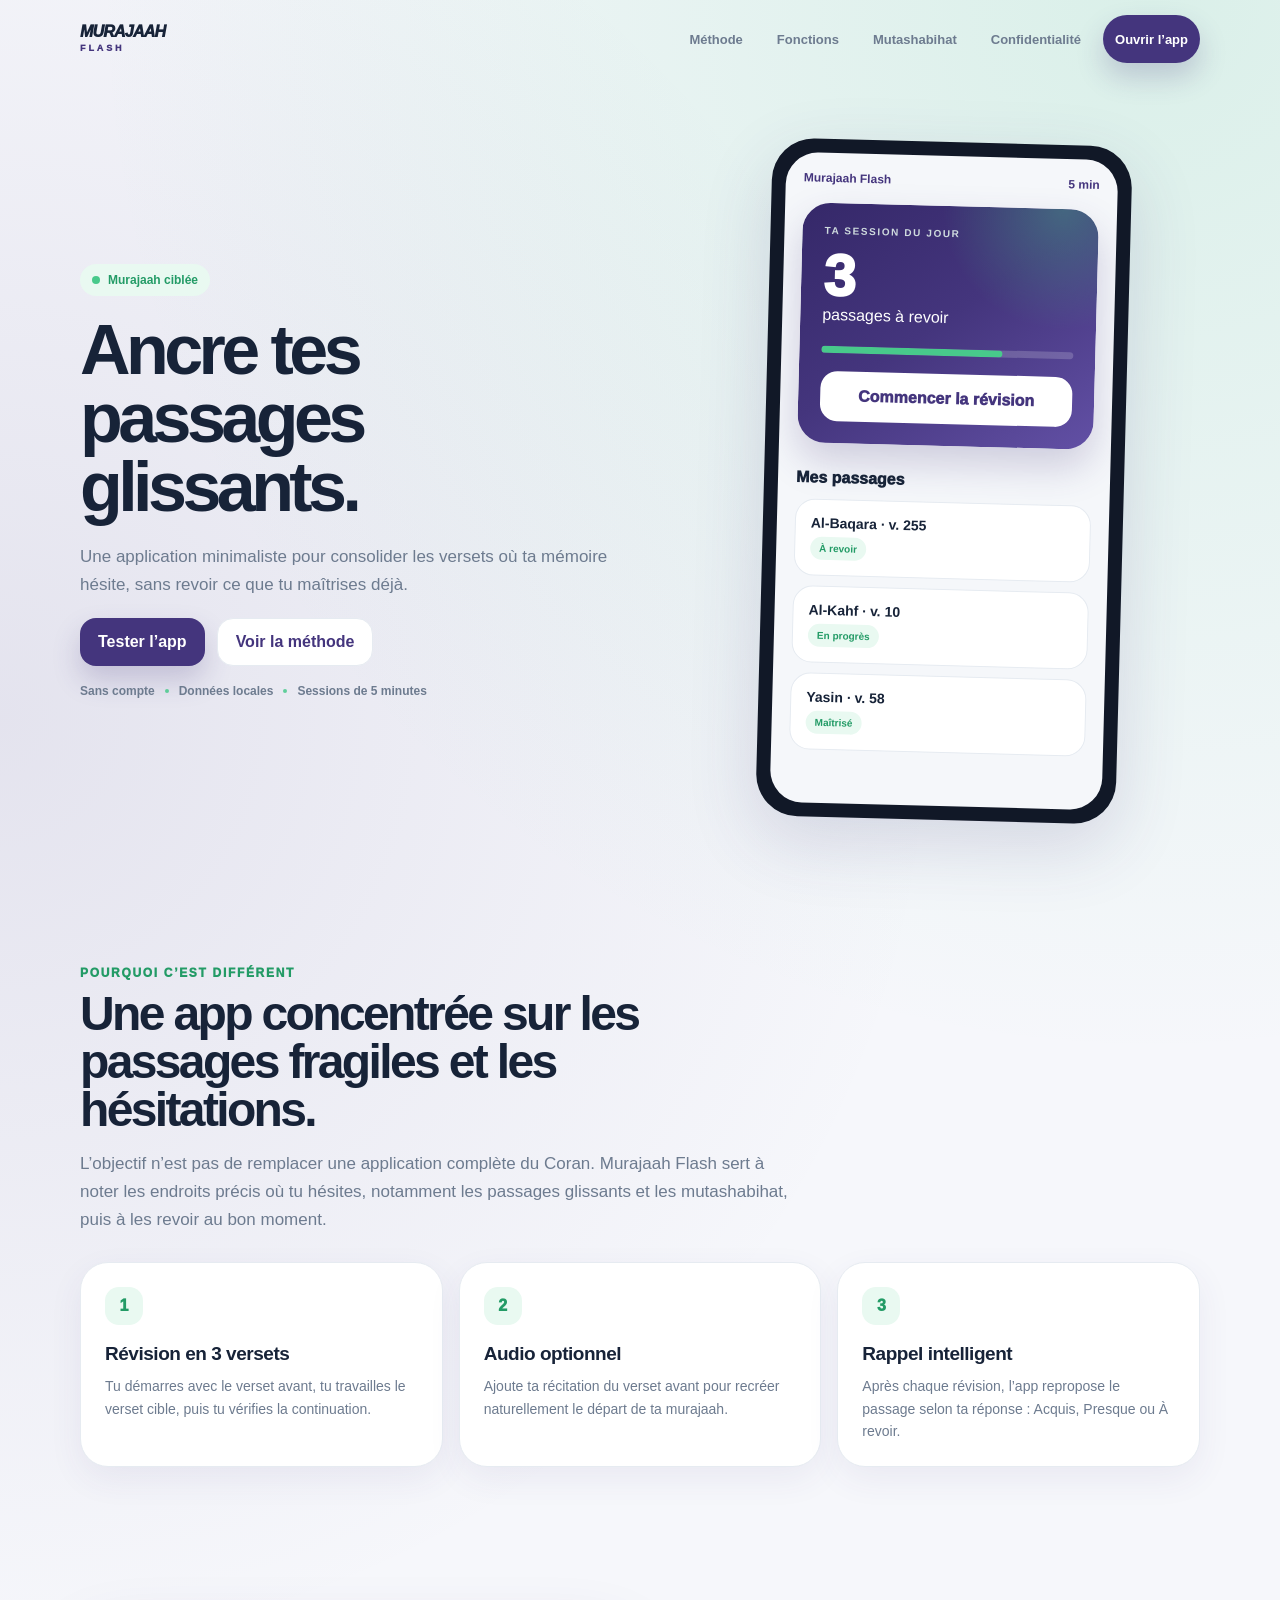
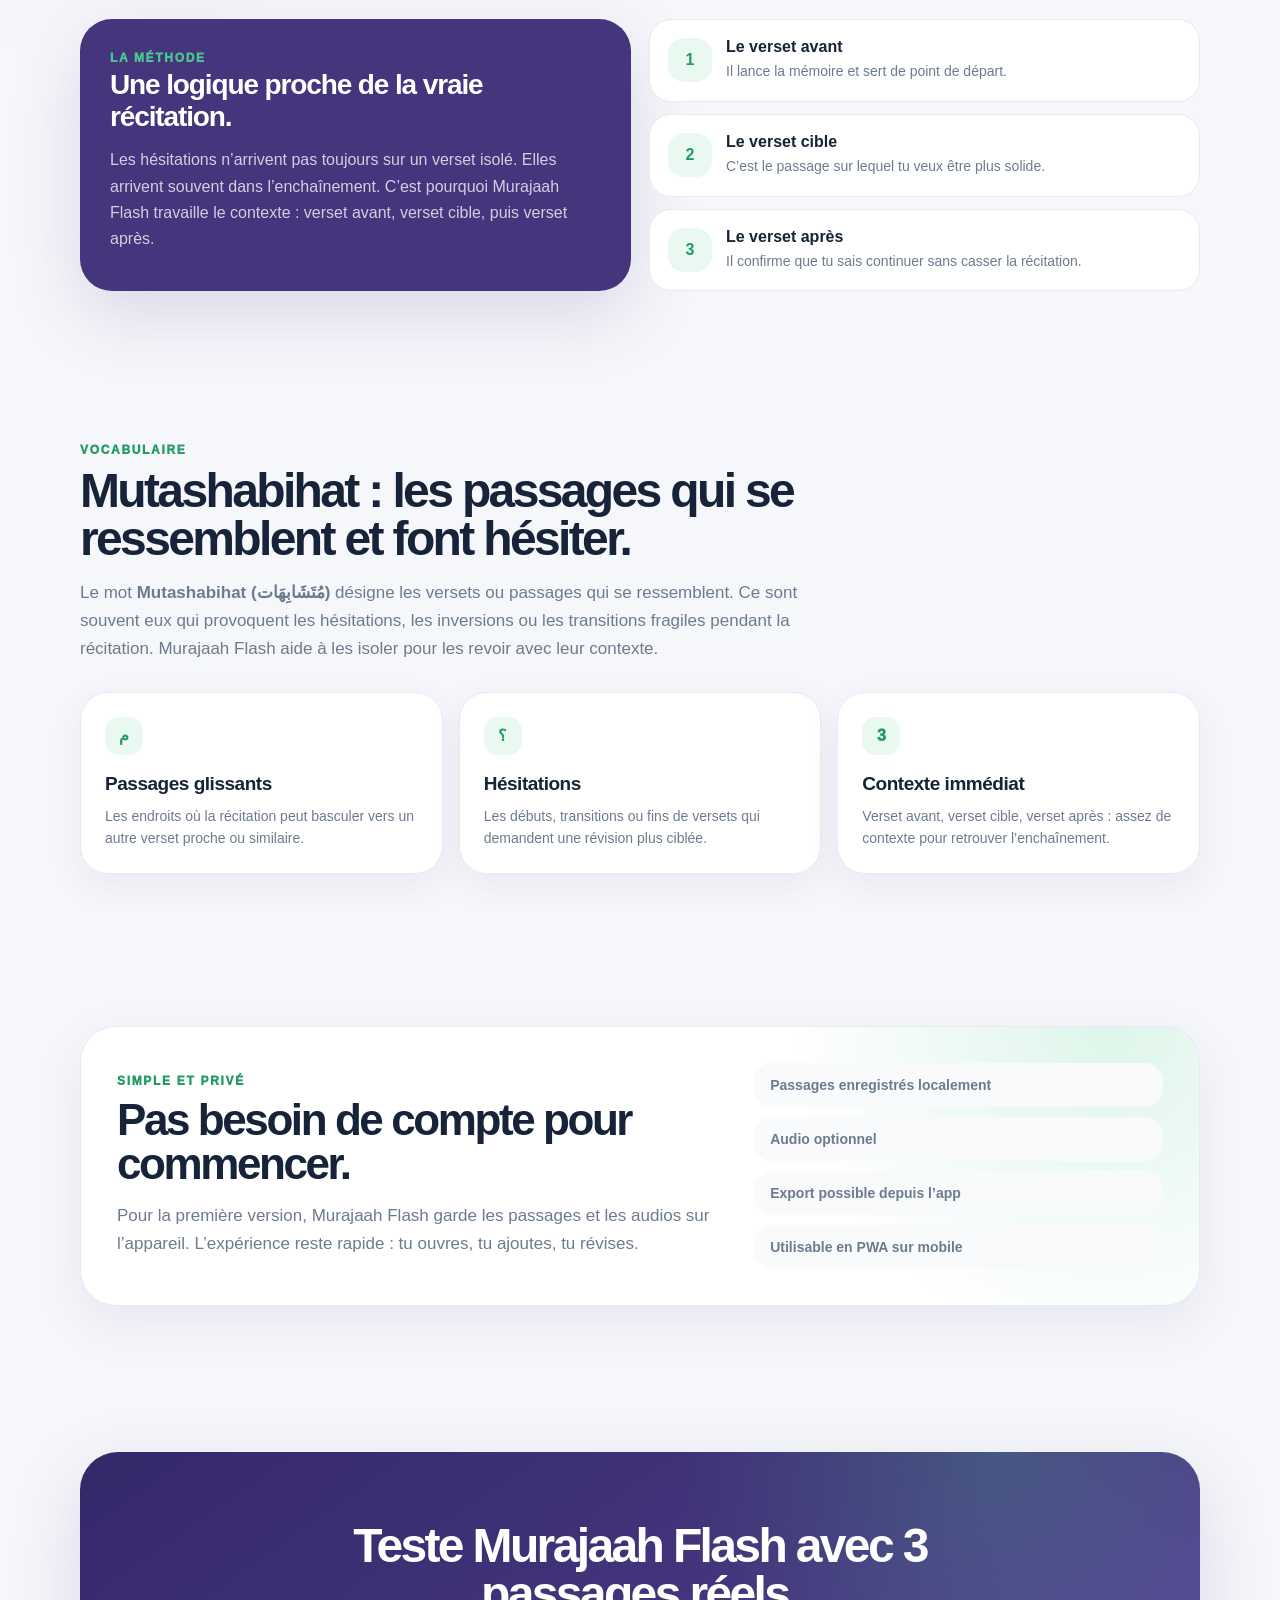
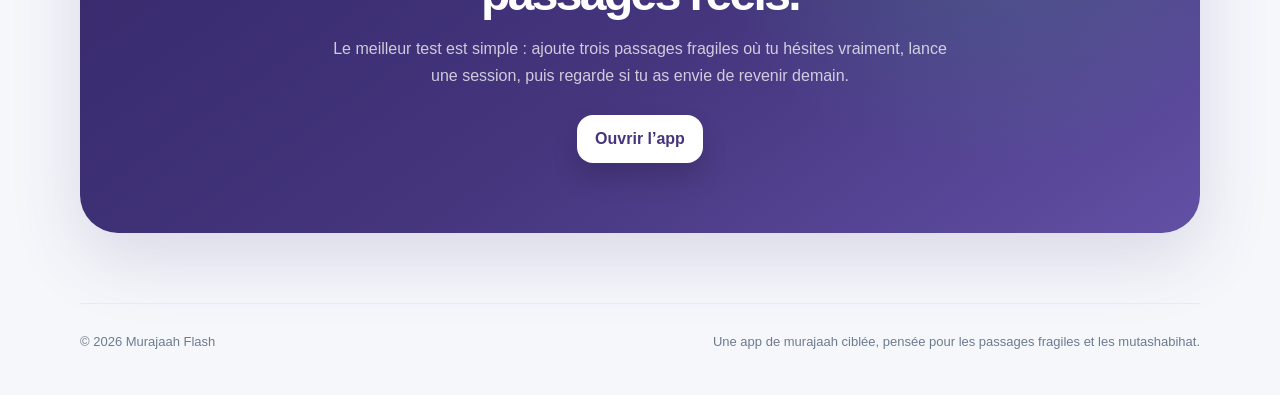
<file: site.html>
<!DOCTYPE html>
<html lang="fr">
<head>
  <meta charset="UTF-8">
  <meta name="viewport" content="width=device-width, initial-scale=1">
  <meta name="theme-color" content="#44357d">
  <meta name="apple-mobile-web-app-title" content="Murajaah">
  <title>Murajaah Flash — Révise tes passages fragiles</title>
  <meta name="description" content="Murajaah Flash aide à réviser les passages du Coran où l’on hésite, avec une méthode simple en trois versets et un audio optionnel.">
  <link rel="icon" href="assets/icon.svg" type="image/svg+xml">
  <link rel="icon" href="assets/favicon-32.png" type="image/png" sizes="32x32">
  <link rel="apple-touch-icon" href="assets/apple-touch-icon.png">
  <style>
    :root {
      --violet: #44357d;
      --violet-2: #6250a5;
      --green: #48c98b;
      --green-dark: #239b66;
      --green-soft: #e9f9f1;
      --ink: #172338;
      --muted: #6d7b8f;
      --line: #e6ebf1;
      --paper: #f6f7fb;
      --white: #ffffff;
      --shadow: 0 24px 70px rgba(68, 53, 125, .16);
      --radius: 28px;
    }

    * { box-sizing: border-box; }

    html { scroll-behavior: smooth; }

    body {
      margin: 0;
      color: var(--ink);
      background:
        radial-gradient(circle at 90% 0%, rgba(72, 201, 139, .16), transparent 28%),
        radial-gradient(circle at 0% 20%, rgba(68, 53, 125, .10), transparent 30%),
        var(--paper);
      font-family: Inter, ui-sans-serif, -apple-system, BlinkMacSystemFont, "Segoe UI", sans-serif;
      -webkit-font-smoothing: antialiased;
    }

    a { color: inherit; text-decoration: none; }

    .site {
      width: min(1120px, calc(100% - 32px));
      margin: 0 auto;
    }

    .nav {
      min-height: 78px;
      display: flex;
      align-items: center;
      justify-content: space-between;
      gap: 18px;
    }

    .brand {
      font-weight: 950;
      font-style: italic;
      letter-spacing: -.05em;
      line-height: .84;
      color: var(--ink);
    }

    .brand small {
      display: block;
      margin-top: 7px;
      color: var(--violet);
      font-size: 9px;
      letter-spacing: .32em;
      font-style: normal;
    }

    .nav-links {
      display: flex;
      align-items: center;
      gap: 10px;
      font-size: 13px;
      font-weight: 800;
      color: var(--muted);
    }

    .nav-links a {
      padding: 10px 12px;
      border-radius: 999px;
    }

    .nav-links a:hover { background: rgba(68, 53, 125, .07); color: var(--violet); }

    .btn {
      display: inline-flex;
      align-items: center;
      justify-content: center;
      min-height: 48px;
      padding: 0 18px;
      border-radius: 16px;
      font-weight: 900;
      border: 0;
      cursor: pointer;
    }

    .btn-primary {
      background: var(--violet);
      color: white;
      box-shadow: 0 14px 28px rgba(68, 53, 125, .22);
    }

    .btn-secondary {
      background: white;
      color: var(--violet);
      border: 1px solid var(--line);
    }

    .hero {
      display: grid;
      grid-template-columns: 1.05fr .95fr;
      gap: 42px;
      align-items: center;
      padding: 64px 0 70px;
    }

    .badge {
      display: inline-flex;
      align-items: center;
      gap: 8px;
      padding: 9px 12px;
      border-radius: 999px;
      background: var(--green-soft);
      color: var(--green-dark);
      font-size: 12px;
      font-weight: 900;
      margin-bottom: 20px;
    }

    .badge::before {
      content: "";
      width: 8px;
      height: 8px;
      border-radius: 50%;
      background: var(--green);
    }

    h1 {
      margin: 0;
      max-width: 720px;
      font-size: clamp(46px, 6.2vw, 70px);
      line-height: .98;
      letter-spacing: -.065em;
      color: var(--ink);
    }

    .lead {
      max-width: 600px;
      margin: 22px 0 20px;
      color: var(--muted);
      font-size: 17px;
      line-height: 1.62;
    }

    .hero-actions {
      display: flex;
      flex-wrap: wrap;
      gap: 12px;
      margin-bottom: 18px;
    }

    .trust-list {
      display: flex;
      flex-wrap: wrap;
      gap: 10px;
      max-width: 640px;
      color: var(--muted);
      font-size: 12px;
      font-weight: 800;
    }

    .trust-list span {
      display: inline-flex;
      align-items: center;
      gap: 10px;
      width: fit-content;
    }

    .trust-list span:not(:last-child)::after {
      content: "";
      width: 4px;
      height: 4px;
      border-radius: 50%;
      background: var(--green);
      opacity: .85;
    }

    .phone-wrap {
      display: flex;
      justify-content: center;
    }

    .phone {
      width: min(360px, 100%);
      border-radius: 42px;
      padding: 14px;
      background: #111827;
      box-shadow: var(--shadow);
      transform: rotate(1.5deg);
    }

    .phone-screen {
      overflow: hidden;
      min-height: 650px;
      border-radius: 32px;
      background: #f5f7fa;
      padding: 18px;
    }

    .mock-top {
      display: flex;
      justify-content: space-between;
      align-items: center;
      margin-bottom: 18px;
      font-size: 12px;
      font-weight: 900;
      color: var(--violet);
    }

    .mock-card {
      border-radius: 28px;
      padding: 22px;
      color: white;
      background:
        radial-gradient(circle at 88% 0%, rgba(72,201,139,.34), transparent 34%),
        linear-gradient(145deg, #352869, #44357d 48%, #6250a5);
      box-shadow: 0 18px 38px rgba(68, 53, 125, .22);
    }

    .mock-label {
      text-transform: uppercase;
      letter-spacing: .16em;
      color: rgba(233,249,241,.85);
      font-size: 10px;
      font-weight: 900;
    }

    .mock-number {
      font-size: 58px;
      line-height: .9;
      font-weight: 950;
      margin: 14px 0 4px;
    }

    .mock-progress {
      height: 7px;
      background: rgba(255,255,255,.18);
      border-radius: 999px;
      margin: 22px 0 18px;
      overflow: hidden;
    }

    .mock-progress span {
      display: block;
      width: 72%;
      height: 100%;
      border-radius: inherit;
      background: var(--green);
    }

    .mock-button {
      border-radius: 17px;
      background: white;
      color: var(--violet);
      text-align: center;
      padding: 16px;
      font-weight: 950;
    }

    .mock-section-title {
      margin: 26px 0 12px;
      font-size: 16px;
      font-weight: 950;
    }

    .mock-row {
      display: grid;
      gap: 10px;
    }

    .mock-item {
      background: white;
      border: 1px solid var(--line);
      border-radius: 20px;
      padding: 15px;
    }

    .mock-item b {
      display: block;
      font-size: 14px;
      margin-bottom: 6px;
    }

    .mock-item span {
      display: inline-flex;
      border-radius: 999px;
      padding: 6px 9px;
      background: var(--green-soft);
      color: var(--green-dark);
      font-size: 10px;
      font-weight: 900;
    }

    .section {
      padding: 76px 0;
    }

    .section-head {
      max-width: 720px;
      margin-bottom: 28px;
    }

    .section-kicker {
      margin: 0 0 10px;
      color: var(--green-dark);
      font-size: 12px;
      font-weight: 950;
      text-transform: uppercase;
      letter-spacing: .14em;
    }

    h2 {
      margin: 0;
      font-size: clamp(32px, 4.5vw, 48px);
      line-height: 1;
      letter-spacing: -.055em;
      color: var(--ink);
    }

    .section-text {
      margin: 16px 0 0;
      color: var(--muted);
      font-size: 17px;
      line-height: 1.65;
    }

    .cards {
      display: grid;
      grid-template-columns: repeat(3, 1fr);
      gap: 16px;
    }

    .card {
      background: white;
      border: 1px solid var(--line);
      border-radius: var(--radius);
      padding: 24px;
      box-shadow: 0 12px 34px rgba(68, 53, 125, .07);
    }

    .card-mark {
      width: 38px;
      height: 38px;
      display: grid;
      place-items: center;
      border-radius: 14px;
      background: var(--green-soft);
      color: var(--green-dark);
      font-weight: 950;
      margin-bottom: 18px;
    }

    .card h3 {
      margin: 0 0 10px;
      font-size: 19px;
      letter-spacing: -.025em;
    }

    .card p {
      margin: 0;
      color: var(--muted);
      font-size: 14px;
      line-height: 1.6;
    }

    .method {
      display: grid;
      grid-template-columns: 1fr 1fr;
      gap: 18px;
      align-items: stretch;
    }

    .method-panel {
      border-radius: 32px;
      padding: 30px;
      background: var(--violet);
      color: white;
      box-shadow: var(--shadow);
    }

    .method-panel h3 {
      margin: 0 0 14px;
      font-size: 28px;
      letter-spacing: -.04em;
    }

    .method-panel p {
      margin: 0;
      color: rgba(255,255,255,.76);
      line-height: 1.65;
    }

    .steps {
      display: grid;
      gap: 12px;
    }

    .step {
      display: grid;
      grid-template-columns: 44px 1fr;
      gap: 14px;
      align-items: start;
      padding: 18px;
      border-radius: 22px;
      background: white;
      border: 1px solid var(--line);
    }

    .step b {
      width: 44px;
      height: 44px;
      display: grid;
      place-items: center;
      border-radius: 16px;
      background: var(--green-soft);
      color: var(--green-dark);
    }

    .step strong {
      display: block;
      margin-bottom: 5px;
      font-size: 16px;
    }

    .step span {
      color: var(--muted);
      font-size: 14px;
      line-height: 1.55;
    }

    .privacy {
      border-radius: 36px;
      padding: 36px;
      background:
        radial-gradient(circle at 92% 0%, rgba(72,201,139,.18), transparent 30%),
        white;
      border: 1px solid var(--line);
      display: grid;
      grid-template-columns: 1.2fr .8fr;
      gap: 24px;
      align-items: center;
      box-shadow: 0 18px 50px rgba(68, 53, 125, .08);
    }

    .privacy h2 { font-size: clamp(30px, 4vw, 44px); }

    .privacy-list {
      display: grid;
      gap: 10px;
      margin: 0;
      padding: 0;
      list-style: none;
    }

    .privacy-list li {
      padding: 14px 16px;
      border-radius: 18px;
      background: #f8fafc;
      color: var(--muted);
      font-weight: 750;
      font-size: 14px;
    }

    .cta {
      text-align: center;
      padding: 70px 24px;
      border-radius: 38px;
      background:
        radial-gradient(circle at 82% 0%, rgba(72,201,139,.22), transparent 32%),
        linear-gradient(145deg, #352869, #44357d 52%, #6250a5);
      color: white;
      box-shadow: var(--shadow);
      margin: 70px 0;
    }

    .cta h2 {
      color: white;
      max-width: 740px;
      margin: 0 auto;
    }

    .cta p {
      max-width: 620px;
      margin: 18px auto 26px;
      color: rgba(255,255,255,.75);
      line-height: 1.65;
    }

    .cta .btn-primary {
      background: white;
      color: var(--violet);
      box-shadow: 0 14px 26px rgba(0,0,0,.16);
    }

    footer {
      padding: 30px 0 46px;
      color: var(--muted);
      font-size: 13px;
      display: flex;
      justify-content: space-between;
      gap: 18px;
      border-top: 1px solid var(--line);
    }

    @media (max-width: 860px) {
      .nav-links a:not(.btn) { display: none; }
      .hero, .method, .privacy {
        grid-template-columns: 1fr;
      }
      .hero {
        padding-top: 36px;
      }
      .phone {
        transform: none;
      }
      .cards {
        grid-template-columns: 1fr;
      }
    }

    @media (max-width: 520px) {
      .site { width: min(100% - 24px, 1120px); }
      .nav { min-height: 70px; }
      .hero { padding-bottom: 48px; }
      .lead { font-size: 16px; }
      .section { padding: 52px 0; }
      .privacy, .cta { padding: 26px; border-radius: 28px; }
      footer { flex-direction: column; }
    }
  </style>
</head>
<body>
  <div class="site">
    <nav class="nav" aria-label="Navigation principale">
      <a class="brand" href="#">MURAJAAH<small>FLASH</small></a>
      <div class="nav-links">
        <a href="#methode">Méthode</a>
        <a href="#fonctionnalites">Fonctions</a>
        <a href="#mutashabihat">Mutashabihat</a>
        <a href="#confidentialite">Confidentialité</a>
        <a class="btn btn-primary" href="index.html">Ouvrir l’app</a>
      </div>
    </nav>

    <main>
      <section class="hero">
        <div>
          <div class="badge">Murajaah ciblée</div>
          <h1>Ancre tes passages glissants.</h1>
          <p class="lead">
            Une application minimaliste pour consolider les versets où ta mémoire hésite,
            sans revoir ce que tu maîtrises déjà.
          </p>
          <div class="hero-actions">
            <a class="btn btn-primary" href="index.html">Tester l’app</a>
            <a class="btn btn-secondary" href="#methode">Voir la méthode</a>
          </div>
          <div class="trust-list" aria-label="Avantages principaux">
            <span>Sans compte</span>
            <span>Données locales</span>
            <span>Sessions de 5 minutes</span>
          </div>
        </div>

        <div class="phone-wrap" aria-label="Aperçu de l'application">
          <div class="phone">
            <div class="phone-screen">
              <div class="mock-top">
                <span>Murajaah Flash</span>
                <span>5 min</span>
              </div>
              <div class="mock-card">
                <div class="mock-label">Ta session du jour</div>
                <div class="mock-number">3</div>
                <div>passages à revoir</div>
                <div class="mock-progress"><span></span></div>
                <div class="mock-button">Commencer la révision</div>
              </div>
              <div class="mock-section-title">Mes passages</div>
              <div class="mock-row">
                <div class="mock-item"><b>Al-Baqara · v. 255</b><span>À revoir</span></div>
                <div class="mock-item"><b>Al-Kahf · v. 10</b><span>En progrès</span></div>
                <div class="mock-item"><b>Yasin · v. 58</b><span>Maîtrisé</span></div>
              </div>
            </div>
          </div>
        </div>
      </section>

      <section class="section" id="fonctionnalites">
        <div class="section-head">
          <p class="section-kicker">Pourquoi c’est différent</p>
          <h2>Une app concentrée sur les passages fragiles et les hésitations.</h2>
          <p class="section-text">
            L’objectif n’est pas de remplacer une application complète du Coran. Murajaah Flash sert à noter
            les endroits précis où tu hésites, notamment les passages glissants et les mutashabihat, puis à les revoir au bon moment.
          </p>
        </div>

        <div class="cards">
          <article class="card">
            <div class="card-mark">1</div>
            <h3>Révision en 3 versets</h3>
            <p>Tu démarres avec le verset avant, tu travailles le verset cible, puis tu vérifies la continuation.</p>
          </article>
          <article class="card">
            <div class="card-mark">2</div>
            <h3>Audio optionnel</h3>
            <p>Ajoute ta récitation du verset avant pour recréer naturellement le départ de ta murajaah.</p>
          </article>
          <article class="card">
            <div class="card-mark">3</div>
            <h3>Rappel intelligent</h3>
            <p>Après chaque révision, l’app repropose le passage selon ta réponse : Acquis, Presque ou À revoir.</p>
          </article>
        </div>
      </section>

      <section class="section" id="methode">
        <div class="method">
          <div class="method-panel">
            <p class="section-kicker" style="color: var(--green);">La méthode</p>
            <h3>Une logique proche de la vraie récitation.</h3>
            <p>
              Les hésitations n’arrivent pas toujours sur un verset isolé. Elles arrivent souvent dans l’enchaînement.
              C’est pourquoi Murajaah Flash travaille le contexte : verset avant, verset cible, puis verset après.
            </p>
          </div>
          <div class="steps">
            <div class="step">
              <b>1</b>
              <div><strong>Le verset avant</strong><span>Il lance la mémoire et sert de point de départ.</span></div>
            </div>
            <div class="step">
              <b>2</b>
              <div><strong>Le verset cible</strong><span>C’est le passage sur lequel tu veux être plus solide.</span></div>
            </div>
            <div class="step">
              <b>3</b>
              <div><strong>Le verset après</strong><span>Il confirme que tu sais continuer sans casser la récitation.</span></div>
            </div>
          </div>
        </div>
      </section>

      <section class="section" id="mutashabihat">
        <div class="section-head">
          <p class="section-kicker">Vocabulaire</p>
          <h2>Mutashabihat : les passages qui se ressemblent et font hésiter.</h2>
          <p class="section-text">
            Le mot <strong>Mutashabihat (مُتَشَابِهَات)</strong> désigne les versets ou passages qui se ressemblent.
            Ce sont souvent eux qui provoquent les hésitations, les inversions ou les transitions fragiles pendant la récitation.
            Murajaah Flash aide à les isoler pour les revoir avec leur contexte.
          </p>
        </div>
        <div class="cards">
          <article class="card">
            <div class="card-mark">م</div>
            <h3>Passages glissants</h3>
            <p>Les endroits où la récitation peut basculer vers un autre verset proche ou similaire.</p>
          </article>
          <article class="card">
            <div class="card-mark">؟</div>
            <h3>Hésitations</h3>
            <p>Les débuts, transitions ou fins de versets qui demandent une révision plus ciblée.</p>
          </article>
          <article class="card">
            <div class="card-mark">3</div>
            <h3>Contexte immédiat</h3>
            <p>Verset avant, verset cible, verset après : assez de contexte pour retrouver l’enchaînement.</p>
          </article>
        </div>
      </section>

      <section class="section" id="confidentialite">
        <div class="privacy">
          <div>
            <p class="section-kicker">Simple et privé</p>
            <h2>Pas besoin de compte pour commencer.</h2>
            <p class="section-text">
              Pour la première version, Murajaah Flash garde les passages et les audios sur l’appareil.
              L’expérience reste rapide : tu ouvres, tu ajoutes, tu révises.
            </p>
          </div>
          <ul class="privacy-list">
            <li>Passages enregistrés localement</li>
            <li>Audio optionnel</li>
            <li>Export possible depuis l’app</li>
            <li>Utilisable en PWA sur mobile</li>
          </ul>
        </div>
      </section>

      <section class="cta">
        <h2>Teste Murajaah Flash avec 3 passages réels.</h2>
        <p>
          Le meilleur test est simple : ajoute trois passages fragiles où tu hésites vraiment, lance une session,
          puis regarde si tu as envie de revenir demain.
        </p>
        <a class="btn btn-primary" href="index.html">Ouvrir l’app</a>
      </section>
    </main>

    <footer>
      <span>© 2026 Murajaah Flash</span>
      <span>Une app de murajaah ciblée, pensée pour les passages fragiles et les mutashabihat.</span>
    </footer>
  </div>
</body>
</html>
</file>
<file: css/styles.css>
@font-face {
      font-family: "KFGQPC Hafs";
      src:
        url("../assets/fonts/hafs.18.woff2") format("woff2"),
        url("../assets/fonts/hafs.18.ttf") format("truetype");
      font-weight: 400;
      font-style: normal;
      font-display: swap;
    }

    :root {
      --navy: #44357d;
      --navy-2: #6250a5;
      --blue: #725fd1;
      --sky: #f0edff;
      --green: #48c98b;
      --green-dark: #239b66;
      --green-soft: #e9f9f1;
      --orange: #e9852d;
      --orange-soft: #fff3e7;
      --red: #dd4b5c;
      --red-soft: #ffedf0;
      --ink: #172338;
      --muted: #6d7b8f;
      --line: #e6ebf1;
      --paper: #f5f7fa;
      --white: #fff;
      --shadow: 0 16px 45px rgba(68, 53, 125, .12);
      --radius: 24px;
    }

    * { box-sizing: border-box; }
    [hidden] { display: none !important; }
    html { background: #dfe8f1; }
    body {
      margin: 0;
      height: 100dvh;
      overflow: hidden;
      color: var(--ink);
      background: #dfe8f1;
      font-family: Inter, ui-sans-serif, -apple-system, BlinkMacSystemFont, "Segoe UI", sans-serif;
      -webkit-font-smoothing: antialiased;
    }
    button, input, textarea, select { font: inherit; }
    button { cursor: pointer; }
    .app {
      width: min(100%, 430px);
      height: 100dvh;
      margin: 0 auto;
      background: var(--paper);
      position: relative;
      overflow-x: hidden;
      box-shadow: 0 0 70px rgba(18, 50, 84, .18);
    }
    .screen {
      display: none;
      height: 100%;
      overflow-y: auto;
      overscroll-behavior: contain;
      scrollbar-width: none;
      padding-bottom: calc(112px + env(safe-area-inset-bottom));
    }
    .screen::-webkit-scrollbar { display: none; }
    .screen.active { display: block; }
    .topbar {
      padding: calc(18px + env(safe-area-inset-top)) 20px 18px;
      display: flex;
      align-items: center;
      justify-content: space-between;
      background: var(--white);
      border-bottom: 1px solid var(--line);
      position: sticky;
      top: 0;
      z-index: 5;
    }
    .brand { line-height: .82; letter-spacing: -.04em; font-size: 19px; font-weight: 950; font-style: italic; }
    .brand small {
      display: block;
      color: var(--blue);
      font-size: 8px;
      letter-spacing: .32em;
      margin-top: 7px;
      margin-left: 2px;
      font-style: normal;
    }
    .icon-btn {
      border: 0;
      width: 42px;
      height: 42px;
      border-radius: 14px;
      background: var(--sky);
      color: var(--navy);
      display: grid;
      place-items: center;
    }
    .content { padding: 22px 18px 10px; }
    .greeting {
      display: flex;
      align-items: center;
      justify-content: space-between;
      gap: 13px;
      padding: 15px 16px;
      border: 1px solid var(--line);
      border-radius: 21px;
      background: rgba(255, 255, 255, .9);
      box-shadow: 0 8px 22px rgba(18, 50, 84, .045);
      margin-bottom: 18px;
    }
    .greeting h1 {
      display: flex;
      align-items: center;
      font-size: 20px;
      letter-spacing: -.025em;
    }
    .greeting p { color: var(--muted); margin: 5px 0 0; font-size: 12px; font-weight: 750; }
    .eyebrow {
      color: var(--muted);
      font-size: 11px;
      font-weight: 800;
      text-transform: uppercase;
      letter-spacing: .13em;
      margin: 0 0 7px;
    }
    h1, h2, h3, p { margin-top: 0; }
    h1 { margin-bottom: 0; font-size: 26px; line-height: 1.12; letter-spacing: -.035em; }
    h2 { font-size: 22px; letter-spacing: -.025em; }
    h3 { font-size: 16px; letter-spacing: -.015em; }
    .streak {
      color: var(--green-dark);
      background: var(--green-soft);
      border: 1px solid rgba(72, 201, 139, .22);
      border-radius: 999px;
      padding: 8px 10px;
      font-size: 11px;
      font-weight: 900;
      white-space: nowrap;
    }
    .focus-card {
      color: white;
      padding: 20px;
      border-radius: 25px;
      background:
        radial-gradient(circle at 88% 2%, rgba(72, 201, 139, .26), transparent 34%),
        radial-gradient(circle at 92% 92%, rgba(255,255,255,.09), transparent 33%),
        linear-gradient(145deg, #151f36 0%, #26365c 45%, #44357d 100%);
      box-shadow: 0 18px 40px rgba(68, 53, 125, .25);
      overflow: hidden;
      position: relative;
    }
    .focus-card::after {
      content: "";
      width: 160px;
      height: 160px;
      border: 24px solid rgba(255,255,255,.055);
      border-radius: 50%;
      position: absolute;
      right: -80px;
      bottom: -105px;
    }
    .focus-head { display: flex; justify-content: space-between; gap: 16px; position: relative; z-index: 1; }
    .focus-card .eyebrow { color: rgba(233, 249, 241, .84); }
    .session-main-line {
      display: flex;
      align-items: baseline;
      gap: 8px;
      margin-top: 12px;
    }
    .session-main-line strong { font-size: 35px; font-weight: 950; line-height: .9; letter-spacing: -.06em; }
    .session-main-line span { color: rgba(255,255,255,.84); font-size: 14px; font-weight: 850; }
    .time-pill {
      background: rgba(255,255,255,.13);
      border: 1px solid rgba(255,255,255,.17);
      padding: 8px 10px;
      height: fit-content;
      border-radius: 999px;
      font-size: 11px;
      font-weight: 800;
      white-space: nowrap;
    }
    .session-progress-meta {
      display: flex;
      justify-content: space-between;
      gap: 14px;
      margin: 16px 0 8px;
      color: rgba(255,255,255,.72);
      font-size: 11px;
      font-weight: 850;
      position: relative;
      z-index: 1;
    }
    .session-progress-meta b {
      color: rgba(255,255,255,.9);
      font-weight: 900;
      white-space: nowrap;
    }
    .progress-track {
      height: 7px;
      background: rgba(255,255,255,.15);
      border-radius: 99px;
      margin: 0 0 18px;
      overflow: hidden;
      position: relative;
      z-index: 1;
    }
    .progress-fill { height: 100%; width: 0; background: var(--green); border-radius: inherit; transition: width .35s ease; }
    .primary-btn, .secondary-btn, .danger-btn {
      width: 100%;
      border: 0;
      border-radius: 16px;
      padding: 15px 18px;
      font-weight: 900;
      transition: transform .12s ease, opacity .12s ease;
    }
    .primary-btn:active, .secondary-btn:active, .danger-btn:active, .action-card:active { transform: scale(.98); }
    .primary-btn { background: var(--blue); color: white; box-shadow: 0 9px 20px rgba(47,128,237,.23); }
    .focus-card .primary-btn {
      min-height: 52px;
      border-radius: 14px;
      background: rgba(255,255,255,.94);
      color: var(--navy);
      position: relative;
      z-index: 1;
      box-shadow: 0 12px 26px rgba(25, 17, 55, .16);
    }
    .secondary-btn { background: var(--sky); color: var(--navy); }
    .danger-btn { background: var(--red-soft); color: var(--red); }
    .primary-btn:disabled { opacity: .45; cursor: not-allowed; box-shadow: none; }
    .section-title { display: flex; align-items: center; justify-content: space-between; margin: 28px 2px 13px; }
    .section-title h2 { font-size: 17px; margin: 0; }
    .text-btn { border: 0; background: none; color: var(--blue); font-size: 12px; font-weight: 850; padding: 4px; }
    .quick-grid { display: grid; grid-template-columns: 1fr 1fr; gap: 10px; }
    .action-card {
      min-height: 88px;
      padding: 15px;
      border: 1px solid var(--line);
      border-radius: 22px;
      background: white;
      text-align: left;
      color: var(--ink);
      box-shadow: 0 8px 22px rgba(18, 50, 84, .05);
      display: grid;
      grid-template-columns: minmax(0, 1fr) 36px;
      align-items: center;
      column-gap: 10px;
    }
    .quick-icon {
      display: grid;
      place-items: center;
      width: 36px;
      height: 36px;
      margin: 0;
      border-radius: 999px;
      background: var(--sky);
      color: var(--navy);
      grid-column: 2;
      grid-row: 1 / span 2;
    }
    .quick-icon svg {
      width: 21px;
      height: 21px;
    }
    .action-card strong { display: block; font-size: 14px; margin-bottom: 4px; color: var(--ink); }
    .action-card span { display: block; color: var(--muted); font-size: 10px; line-height: 1.35; }
    .action-card .quick-icon { color: var(--navy); }
    .stats-grid { display: grid; grid-template-columns: repeat(3, 1fr); gap: 9px; }
    .stat-card { border-radius: 18px; padding: 15px 10px; background: white; border: 1px solid var(--line); text-align: center; }
    .stat-card b { display: block; font-size: 23px; letter-spacing: -.04em; }
    .stat-card span { color: var(--muted); text-transform: uppercase; letter-spacing: .07em; font-size: 8px; font-weight: 850; }
    .stat-card.red b { color: var(--red); }
    .stat-card.orange b { color: var(--orange); }
    .stat-card.green b { color: var(--green); }
    .progress-hero {
      padding: 18px;
      border-radius: 24px;
      background:
        radial-gradient(circle at 92% 8%, rgba(72,201,139,.18), transparent 32%),
        linear-gradient(145deg, #151f36 0%, #26365c 48%, #44357d 100%);
      color: white;
      box-shadow: 0 18px 40px rgba(68, 53, 125, .18);
      margin-bottom: 12px;
      position: relative;
      overflow: hidden;
    }
    .progress-hero::after {
      content: "";
      position: absolute;
      width: 150px;
      height: 150px;
      border: 22px solid rgba(255,255,255,.055);
      border-radius: 50%;
      right: -76px;
      bottom: -92px;
    }
    .progress-hero-top {
      display: flex;
      align-items: center;
      justify-content: space-between;
      gap: 12px;
      position: relative;
      z-index: 1;
    }
    .progress-hero-top span {
      color: rgba(255,255,255,.78);
      font-size: 12px;
      font-weight: 900;
    }
    .progress-hero-top b {
      background: rgba(72,201,139,.18);
      border: 1px solid rgba(72,201,139,.24);
      color: #dff8ec;
      padding: 7px 10px;
      border-radius: 999px;
      font-size: 11px;
      white-space: nowrap;
    }
    .progress-hero strong {
      display: block;
      margin-top: 13px;
      font-size: 34px;
      letter-spacing: -.05em;
      position: relative;
      z-index: 1;
    }
    .progress-hero small {
      display: block;
      margin-top: 5px;
      color: rgba(255,255,255,.70);
      font-size: 11px;
      font-weight: 750;
      position: relative;
      z-index: 1;
    }
    .progress-summary-grid {
      display: grid;
      grid-template-columns: repeat(3, 1fr);
      gap: 9px;
      margin-bottom: 12px;
    }
    .progress-mini {
      padding: 15px 9px;
      border: 1px solid var(--line);
      border-radius: 19px;
      background: rgba(255,255,255,.92);
      text-align: center;
      box-shadow: 0 8px 22px rgba(18, 50, 84, .045);
    }
    .progress-mini b {
      display: block;
      color: var(--ink);
      font-size: 22px;
      letter-spacing: -.04em;
      line-height: 1;
    }
    .progress-mini span {
      display: block;
      margin-top: 7px;
      color: var(--muted);
      font-size: 9px;
      font-weight: 900;
      text-transform: uppercase;
      letter-spacing: .06em;
    }
    .progress-panel {
      padding: 16px;
      border: 1px solid var(--line);
      border-radius: 23px;
      background: rgba(255,255,255,.93);
      box-shadow: 0 8px 24px rgba(18, 50, 84, .045);
      margin-bottom: 12px;
    }
    .progress-panel-head {
      display: flex;
      align-items: baseline;
      justify-content: space-between;
      gap: 12px;
      margin-bottom: 14px;
    }
    .progress-panel-head h2 {
      margin: 0;
      font-size: 15px;
      letter-spacing: -.015em;
    }
    .progress-panel-head span {
      color: var(--muted);
      font-size: 10px;
      font-weight: 850;
      white-space: nowrap;
    }
    .week-bars {
      height: 148px;
      display: grid;
      grid-template-columns: repeat(7, 1fr);
      gap: 8px;
      align-items: end;
      padding-top: 8px;
    }
    .week-bar {
      height: 100%;
      display: grid;
      grid-template-rows: 1fr auto;
      gap: 8px;
      justify-items: center;
    }
    .week-bar-track {
      width: 100%;
      max-width: 24px;
      height: 100%;
      border-radius: 999px;
      background: #eef1f4;
      position: relative;
      overflow: hidden;
    }
    .week-bar-fill {
      position: absolute;
      left: 0;
      right: 0;
      bottom: 0;
      min-height: 4px;
      border-radius: inherit;
      background: linear-gradient(180deg, var(--green), var(--navy));
    }
    .week-bar.today .week-bar-fill { background: linear-gradient(180deg, var(--green), var(--green-dark)); }
    .week-bar span {
      color: var(--muted);
      font-size: 9px;
      font-weight: 850;
    }
    .level-layout {
      display: grid;
      grid-template-columns: 104px 1fr;
      gap: 17px;
      align-items: center;
    }
    .level-donut {
      width: 104px;
      height: 104px;
      border-radius: 50%;
      background: conic-gradient(var(--green) 0 0, #edf1f5 0 100%);
      position: relative;
      box-shadow: inset 0 0 0 1px rgba(18,50,84,.05);
    }
    .level-donut::after {
      content: "";
      position: absolute;
      inset: 22px;
      background: white;
      border-radius: inherit;
      box-shadow: inset 0 0 0 1px var(--line);
    }
    .level-legend {
      display: grid;
      gap: 10px;
    }
    .level-item {
      display: flex;
      align-items: center;
      justify-content: space-between;
      gap: 10px;
      color: var(--ink);
      font-size: 11px;
      font-weight: 850;
    }
    .level-item span:first-child {
      display: flex;
      align-items: center;
      gap: 8px;
      min-width: 0;
    }
    .level-dot {
      width: 9px;
      height: 9px;
      border-radius: 50%;
      flex: 0 0 auto;
    }
    .level-item b {
      color: var(--muted);
      font-size: 10px;
      white-space: nowrap;
    }
    .page-title { margin-bottom: 18px; }
    .page-title h1 { margin-bottom: 7px; }
    .page-title p { color: var(--muted); font-size: 13px; line-height: 1.45; margin-bottom: 0; }
    #addScreen .topbar {
      padding: calc(18px + env(safe-area-inset-top)) 24px 17px;
      background: rgba(255,255,255,.82);
      backdrop-filter: blur(18px);
      border-bottom-color: rgba(68,53,125,.10);
    }
    #addScreen .brand {
      color: var(--navy);
      font-size: 23px;
      letter-spacing: -.055em;
      text-transform: uppercase;
    }
    #addScreen .brand small {
      color: #5b44cf;
      font-size: 8px;
      letter-spacing: .34em;
      margin-top: 8px;
    }
    #addScreen .icon-btn {
      width: 46px;
      height: 46px;
      border-radius: 16px;
      color: #4c35b2;
      background: linear-gradient(145deg, rgba(109,84,231,.14), rgba(109,84,231,.07));
      box-shadow: inset 0 0 0 1px rgba(255,255,255,.70);
    }
    #addScreen .page-title {
      margin: 12px 0 20px;
    }
    #addScreen .page-title .eyebrow {
      margin-bottom: 10px;
      color: #5b44cf;
      font-size: 10px;
      font-weight: 950;
      letter-spacing: .24em;
    }
    #addScreen .page-title h1 {
      color: var(--navy);
      font-size: clamp(28px, 7.2vw, 36px);
      line-height: 1.06;
      letter-spacing: -.055em;
      margin-bottom: 13px;
    }
    #addScreen .page-title p {
      max-width: 94%;
      color: #747793;
      font-size: 14px;
      line-height: 1.48;
      font-weight: 620;
    }
    .search-wrap { position: relative; margin-bottom: 12px; }
    .search-wrap input {
      width: 100%;
      border: 1px solid var(--line);
      background: white;
      border-radius: 16px;
      padding: 14px 16px 14px 43px;
      outline: none;
      color: var(--ink);
    }
    .search-wrap svg { position: absolute; left: 15px; top: 14px; color: var(--muted); }
    .filters { display: flex; gap: 8px; overflow-x: auto; padding: 1px 1px 11px; scrollbar-width: none; }
    .filter-chip {
      flex: none;
      border: 1px solid var(--line);
      background: white;
      color: var(--muted);
      border-radius: 99px;
      padding: 8px 12px;
      font-size: 11px;
      font-weight: 800;
    }
    .filter-chip.active { color: white; border-color: var(--navy); background: var(--navy); }
    .card-list { display: grid; gap: 11px; }
    .memory-card {
      background: white;
      border: 1px solid var(--line);
      border-radius: 20px;
      padding: 16px;
      box-shadow: 0 5px 18px rgba(18, 50, 84, .04);
    }
    .memory-top { display: flex; justify-content: space-between; gap: 12px; align-items: flex-start; }
    .memory-meta { font-size: 10px; color: var(--blue); font-weight: 850; text-transform: uppercase; letter-spacing: .07em; }
    .memory-type {
      display: inline-flex;
      margin-left: 7px;
      padding: 3px 7px;
      border-radius: 999px;
      background: rgba(72,201,139,.10);
      color: var(--green-dark);
      font-size: 8.5px;
      letter-spacing: .04em;
      vertical-align: middle;
    }
    .memory-actions { display: flex; gap: 5px; }
    .tiny-btn { border: 0; background: var(--paper); color: var(--muted); border-radius: 10px; width: 31px; height: 31px; display: grid; place-items: center; }
    .arabic {
      font-family: "KFGQPC Hafs", serif;
      direction: rtl;
      text-align: right;
      font-size: 22px;
      line-height: 1.85;
    }
    .memory-card .arabic { margin: 10px 0 8px; }
    .memory-bottom { display: flex; align-items: center; justify-content: space-between; color: var(--muted); font-size: 10px; }
    .status {
      display: inline-flex;
      align-items: center;
      gap: 5px;
      border-radius: 99px;
      padding: 6px 9px;
      font-weight: 850;
    }
    .status::before { content: ""; width: 6px; height: 6px; border-radius: 50%; background: currentColor; }
    .status.due { background: var(--red-soft); color: var(--red); }
    .status.very-fragile { background: var(--red-soft); color: var(--red); }
    .status.fragile { background: var(--orange-soft); color: var(--orange); }
    .status.progress { background: var(--sky); color: var(--navy); }
    .status.soon { background: var(--orange-soft); color: var(--orange); }
    .status.mastered { background: var(--green-soft); color: var(--green); }
    .empty {
      padding: 42px 24px;
      text-align: center;
      border: 1px dashed #cbd4df;
      background: rgba(255,255,255,.55);
      border-radius: 23px;
    }
    .empty .empty-icon { font-size: 35px; margin-bottom: 12px; }
    .empty h3 { margin-bottom: 7px; }
    .empty p { color: var(--muted); font-size: 12px; line-height: 1.45; }
    .form-card { padding: 18px; border-radius: 23px; background: white; border: 1px solid var(--line); margin-bottom: 12px; }
    .field { margin-bottom: 17px; }
    .field:last-child { margin-bottom: 0; }
    label { display: block; font-size: 11px; font-weight: 850; color: var(--ink); margin-bottom: 7px; }
    label span { color: var(--muted); font-weight: 600; }
    input, textarea, select {
      width: 100%;
      border: 1px solid #dce3eb;
      border-radius: 14px;
      padding: 13px 14px;
      background: #fbfcfd;
      color: var(--ink);
      outline: none;
      transition: border .15s, box-shadow .15s;
    }
    textarea { resize: vertical; min-height: 108px; }
    textarea.arabic { font-size: 21px; }
    input:focus, textarea:focus, select:focus { border-color: var(--blue); box-shadow: 0 0 0 3px rgba(47,128,237,.11); background: white; }
    .form-row { display: grid; grid-template-columns: 1.3fr .7fr; gap: 9px; }
    .helper { color: var(--muted); font-size: 10px; line-height: 1.45; margin: 7px 2px 0; }
    .form-actions { display: grid; grid-template-columns: 1fr 1.7fr; gap: 9px; margin-top: 16px; }
    .sequence-heading { display: flex; align-items: center; gap: 10px; margin: 26px 0 12px; }
    .sequence-heading::after { content: ""; height: 2px; flex: 1; border-radius: 99px; background: linear-gradient(90deg, rgba(93,70,205,.62), rgba(93,70,205,0)); }
    .sequence-heading span:not(.heading-bubble) { color: #5a42c8; font-size: 11px; font-weight: 950; text-transform: uppercase; letter-spacing: .20em; }
    .heading-bubble {
      width: 38px;
      height: 38px;
      flex: none;
      display: grid;
      place-items: center;
      border-radius: 15px;
      color: #5b44cf;
      background: linear-gradient(145deg, rgba(108,84,231,.14), rgba(255,255,255,.72));
      box-shadow: 0 10px 22px rgba(68,53,125,.09);
    }
    .heading-bubble svg { width: 19px; height: 19px; }
    #addScreen {
      background:
        radial-gradient(circle at 100% 18%, rgba(72,201,139,.055), transparent 30%),
        radial-gradient(circle at 6% 45%, rgba(72,201,139,.05), transparent 30%),
        linear-gradient(180deg, #fcfdfc 0%, #f8fbfa 100%);
    }
    #addScreen .content {
      padding-bottom: calc(140px + env(safe-area-inset-bottom));
    }
    .identity-card, .detail-card {
      padding: 18px;
      border-radius: 28px;
      border: 1px solid rgba(72,201,139,.16);
      background:
        radial-gradient(circle at 100% 0%, rgba(72,201,139,.09), transparent 35%),
        linear-gradient(145deg, rgba(255,255,255,.96), rgba(250,253,251,.90));
      box-shadow: 0 18px 42px rgba(18,50,84,.06);
    }
    .identity-card label, .detail-card label { color: var(--navy); }
    .identity-card label span, .detail-card label span { color: var(--muted); }
    .identity-card input, .detail-card input, .detail-card select { border: 1px solid rgba(68,53,125,.12); background: white; }
    .difficulty-chips {
      display: grid;
      grid-template-columns: repeat(2, minmax(0, 1fr));
      gap: 11px;
    }
    .difficulty-chip {
      min-height: 62px;
      border: 1px solid rgba(68,53,125,.10);
      border-radius: 18px;
      background: rgba(255,255,255,.90);
      color: rgba(68,53,125,.70);
      font-size: 12px;
      font-weight: 950;
      letter-spacing: -.01em;
      display: flex;
      align-items: center;
      justify-content: flex-start;
      gap: 12px;
      padding: 0 14px;
      text-align: left;
      box-shadow: 0 10px 22px rgba(68,53,125,.045);
      transition: transform .15s ease, border .15s ease, background .15s ease, color .15s ease, box-shadow .15s ease;
    }
    .difficulty-chip:active { transform: scale(.97); }
    .chip-icon {
      width: 33px;
      height: 33px;
      flex: none;
      display: grid;
      place-items: center;
      border-radius: 13px;
      background: rgba(72,201,139,.10);
      color: var(--green-dark);
      font-size: 18px;
      font-weight: 950;
      line-height: 1;
    }
    .difficulty-chip[data-difficulty="beginning"] .chip-icon { color: #d98220; background: rgba(245,154,55,.10); }
    .difficulty-chip[data-difficulty="similar"] .chip-icon { color: #dc385d; background: rgba(255,82,102,.10); }
    .difficulty-chip[data-difficulty="forgotten"] .chip-icon { color: #4267d9; background: rgba(66,103,217,.10); }
    .difficulty-chip.active {
      color: var(--green-dark);
      border-color: rgba(72,201,139,.28);
      background:
        radial-gradient(circle at 96% 0%, rgba(72,201,139,.12), transparent 42%),
        linear-gradient(135deg, rgba(255,255,255,.98), rgba(247,252,250,.94));
      box-shadow: inset 0 0 0 1px rgba(255,255,255,.80), 0 14px 28px rgba(18,50,84,.06);
    }
    .auto-fill-card {
      margin-top: 16px;
      padding: 16px;
      border-radius: 24px;
      border: 1px solid rgba(72,201,139,.16);
      background:
        radial-gradient(circle at 96% 10%, rgba(72,201,139,.11), transparent 34%),
        linear-gradient(145deg, rgba(255,255,255,.98), rgba(249,253,251,.94));
      box-shadow: 0 18px 38px rgba(18,50,84,.07);
      overflow: hidden;
      position: relative;
    }
    .auto-fill-card::before {
      content: "";
      position: absolute;
      width: 164px;
      height: 164px;
      right: -34px;
      top: -18px;
      border-radius: 48px;
      background: rgba(72,201,139,.055);
      transform: rotate(8deg);
      pointer-events: none;
    }
    .auto-fill-card::after {
      content: "";
      position: absolute;
      inset: auto -40px -80px auto;
      width: 190px;
      height: 190px;
      border-radius: 50%;
      background: rgba(109,84,231,.035);
      pointer-events: none;
    }
    .passage-card-head {
      position: relative;
      z-index: 1;
      min-height: 74px;
      display: grid;
      grid-template-columns: 42px 1fr;
      gap: 12px;
      align-items: start;
      padding-right: 86px;
      margin-bottom: 13px;
    }
    .passage-card-icon {
      width: 42px;
      height: 42px;
      display: grid;
      place-items: center;
      border-radius: 16px;
      color: var(--green-dark);
      background: rgba(72,201,139,.12);
      box-shadow: inset 0 0 0 1px rgba(72,201,139,.10), 0 10px 22px rgba(18,50,84,.06);
    }
    .passage-card-icon svg { width: 22px; height: 22px; }
    .auto-fill-copy {
      display: grid;
      gap: 7px;
      margin: 0;
    }
    .auto-fill-copy strong {
      color: var(--navy);
      font-size: 15px;
      font-weight: 950;
      letter-spacing: -.03em;
    }
    .auto-fill-copy span {
      color: var(--muted);
      font-size: 10.5px;
      line-height: 1.48;
      font-weight: 680;
    }
    .passage-card-art {
      position: absolute;
      z-index: 0;
      right: -22px;
      top: -10px;
      width: 126px;
      height: 112px;
      opacity: .18;
      filter: none;
      pointer-events: none;
    }
    .passage-card-art svg { width: 100%; height: 100%; }
    .quran-picker-open {
      width: 100%;
      min-height: 58px;
      border: 0;
      border-radius: 19px;
      background: rgba(255,255,255,.97);
      color: var(--ink);
      display: flex;
      align-items: center;
      gap: 10px;
      padding: 0 12px;
      margin-bottom: 9px;
      position: relative;
      z-index: 1;
      border: 1px solid rgba(68,53,125,.08);
      box-shadow: 0 12px 28px rgba(18,50,84,.075);
    }
    .picker-target-icon {
      width: 34px;
      height: 34px;
      flex: none;
      display: grid;
      place-items: center;
      border-radius: 13px;
      background: linear-gradient(145deg, rgba(72,201,139,.14), rgba(72,201,139,.07));
      color: var(--green-dark);
    }
    .picker-target-icon svg { width: 19px; height: 19px; }
    .quran-picker-open > span:not(.picker-target-icon):not(.picker-arrow) {
      color: var(--navy);
      font-size: 12.5px;
      font-weight: 950;
      white-space: nowrap;
      flex: 0 0 auto;
      min-width: 0;
    }
    .quran-picker-open b {
      margin-left: auto;
      color: var(--green-dark);
      font-size: 11px;
      font-weight: 900;
      text-align: right;
      white-space: nowrap;
      flex: 1 1 auto;
      min-width: 0;
      max-width: 46%;
      overflow: hidden;
      text-overflow: ellipsis;
    }
    .picker-arrow {
      color: var(--green-dark) !important;
      font-size: 30px !important;
      font-weight: 550 !important;
      line-height: 1;
      transform: translateY(-1px);
    }
    .auto-fill-btn {
      width: 100%;
      min-height: 44px;
      border-color: rgba(68,53,125,.12);
      background: linear-gradient(135deg, rgba(72,201,139,.13), rgba(68,53,125,.08));
      color: var(--navy);
    }
    .auto-preview {
      margin: 12px 0 0;
      padding: 0;
      display: grid;
      gap: 10px;
      border-radius: 0;
      background: transparent;
      border: 0;
      box-shadow: none;
      position: relative;
      z-index: 2;
    }
    .auto-preview[hidden] { display: none; }
    .auto-preview-list {
      display: grid;
      gap: 8px;
    }
    .auto-preview-item {
      padding: 12px;
      border-radius: 16px;
      background: #fff;
      border: 1px solid rgba(72,201,139,.20);
      box-shadow: 0 8px 22px rgba(18, 50, 84, .045);
    }
    .auto-preview-label {
      display: flex;
      justify-content: space-between;
      gap: 8px;
      color: var(--green-dark);
      font-size: 10px;
      font-weight: 950;
      text-transform: uppercase;
      letter-spacing: .08em;
      margin-bottom: 7px;
    }
    .auto-preview-item .arabic {
      font-size: 20px;
      line-height: 1.9;
      color: #1f2937;
      text-align: right;
    }
    .auto-preview-actions {
      display: grid;
      grid-template-columns: .9fr 1.4fr;
      gap: 8px;
    }
    .quran-picker-modal {
      position: fixed;
      inset: 0;
      z-index: 90;
      display: none;
      align-items: flex-end;
      justify-content: center;
      padding: 16px;
      background: rgba(20, 25, 35, .42);
      backdrop-filter: blur(8px);
    }
    .quran-picker-modal.active { display: flex; }
    .quran-picker-sheet {
      width: min(100%, 430px);
      max-height: min(82vh, 660px);
      border-radius: 28px;
      padding: 18px;
      background:
        radial-gradient(circle at 92% 0%, rgba(72,201,139,.13), transparent 34%),
        linear-gradient(180deg, #ffffff, #f7faf8);
      border: 1px solid rgba(255,255,255,.65);
      box-shadow: 0 28px 70px rgba(20,25,35,.28);
      display: flex;
      flex-direction: column;
      gap: 14px;
      animation: sheetUp .22s ease;
    }
    .quran-picker-top {
      display: flex;
      align-items: center;
      justify-content: space-between;
      gap: 12px;
    }
    .quran-picker-top span {
      display: block;
      color: var(--muted);
      font-size: 10px;
      font-weight: 900;
      text-transform: uppercase;
      letter-spacing: .09em;
      margin-bottom: 3px;
    }
    .quran-picker-top strong {
      color: var(--navy);
      font-size: 18px;
      font-weight: 950;
    }
    .quran-picker-top button {
      border: 0;
      width: 40px;
      height: 40px;
      border-radius: 14px;
      background: rgba(68,53,125,.08);
      color: var(--navy);
      font-size: 26px;
      line-height: 1;
    }
    .quran-picker-columns {
      min-height: 300px;
      display: grid;
      grid-template-columns: 1fr .42fr;
      gap: 10px;
      border: 1px solid rgba(68,53,125,.10);
      border-radius: 22px;
      padding: 10px;
      background: rgba(255,255,255,.72);
      overflow: hidden;
    }
    .quran-picker-column {
      max-height: 340px;
      overflow-y: auto;
      display: grid;
      gap: 6px;
      align-content: start;
      scrollbar-width: none;
      -webkit-mask-image: linear-gradient(transparent 0%, #000 10%, #000 90%, transparent 100%);
      mask-image: linear-gradient(transparent 0%, #000 10%, #000 90%, transparent 100%);
      padding: 18px 0;
    }
    .quran-picker-column::-webkit-scrollbar { display: none; }
    .quran-picker-option {
      border: 0;
      min-height: 42px;
      border-radius: 13px;
      background: transparent;
      color: rgba(25,33,48,.42);
      padding: 0 10px;
      text-align: left;
      font-size: 13px;
      font-weight: 800;
    }
    .quran-picker-column.compact .quran-picker-option {
      text-align: center;
      font-size: 15px;
    }
    .quran-picker-option.active {
      background: rgba(72,201,139,.13);
      color: var(--navy);
      box-shadow: inset 0 0 0 1px rgba(72,201,139,.24);
      font-weight: 950;
    }
    .quran-picker-confirm {
      min-height: 50px;
      border-radius: 16px;
      background: var(--navy);
      color: white;
    }
    @keyframes sheetUp { from { opacity: 0; transform: translateY(18px); } to { opacity: 1; transform: none; } }
    .audio-card {
      margin-top: 14px;
      padding: 16px;
      border-radius: 23px;
      background:
        radial-gradient(circle at 92% 6%, rgba(72,201,139,.12), transparent 36%),
        linear-gradient(145deg, rgba(255,255,255,.98), rgba(249,253,251,.94));
      border: 1px solid rgba(72,201,139,.16);
      box-shadow: 0 18px 38px rgba(18,50,84,.07);
      color: var(--navy);
      overflow: hidden;
      position: relative;
    }
    .audio-card::after {
      content: "";
      position: absolute;
      inset: auto -80px -90px auto;
      width: 180px;
      height: 180px;
      border-radius: 50%;
      background: rgba(72,201,139,.055);
      pointer-events: none;
    }
    .audio-card .field-heading {
      margin-bottom: 12px;
      position: relative;
      z-index: 1;
      padding-bottom: 12px;
      border-bottom: 1px dashed rgba(72,201,139,.20);
    }
    .audio-card .step-number {
      background: rgba(72,201,139,.12);
      color: var(--green-dark);
      font-size: 15px;
      box-shadow: 0 10px 22px rgba(18,50,84,.06);
    }
    .audio-step-icon svg { width: 19px; height: 19px; }
    .audio-card .field-heading strong {
      color: var(--navy);
      font-size: 15px;
      letter-spacing: -.03em;
    }
    .audio-card .field-heading small {
      color: var(--muted);
      font-size: 10.5px;
      margin-top: 4px;
    }
    .audio-wave {
      margin-left: auto;
      height: 28px;
      display: flex;
      align-items: center;
      gap: 4px;
      color: #7d63ff;
      opacity: .36;
    }
    .audio-wave span {
      width: 3px;
      border-radius: 99px;
      background: currentColor;
      box-shadow: 0 0 16px rgba(125,99,255,.32);
    }
    .audio-wave span:nth-child(1) { height: 8px; opacity: .45; }
    .audio-wave span:nth-child(2) { height: 12px; opacity: .55; }
    .audio-wave span:nth-child(3) { height: 18px; opacity: .70; }
    .audio-wave span:nth-child(4) { height: 26px; opacity: .90; }
    .audio-wave span:nth-child(5) { height: 16px; opacity: .62; }
    .audio-wave span:nth-child(6) { height: 30px; opacity: 1; }
    .audio-wave span:nth-child(7) { height: 20px; opacity: .74; }
    .audio-wave span:nth-child(8) { height: 28px; opacity: .94; }
    .audio-wave span:nth-child(9) { height: 18px; opacity: .70; }
    .audio-wave span:nth-child(10) { height: 24px; opacity: .82; }
    .audio-wave span:nth-child(11) { height: 12px; opacity: .54; }
    .audio-wave span:nth-child(12) { height: 8px; opacity: .44; }
    .verse-field {
      padding: 17px;
      border-radius: 24px;
      background:
        radial-gradient(circle at 96% 2%, rgba(72,201,139,.11), transparent 32%),
        linear-gradient(145deg, #ffffff, #f0faf5);
      border: 1px solid rgba(72,201,139,.25);
      margin-bottom: 12px;
      box-shadow: 0 10px 26px rgba(68,53,125,.07);
    }
    .field-heading { display: flex; align-items: center; gap: 10px; margin-bottom: 11px; }
    .step-number {
      width: 30px; height: 30px; flex: none; border-radius: 10px;
      display: grid; place-items: center; background: var(--navy); color: white;
      font-size: 12px; font-weight: 950;
    }
    .field-heading strong { display: block; font-size: 12px; color: var(--navy); }
    .field-heading small { display: block; margin-top: 2px; color: var(--muted); font-size: 9px; line-height: 1.35; }
    .verse-field textarea { min-height: 92px; border: 1px solid rgba(68,53,125,.12); background: white; }
    .inline-recorder {
      display: flex;
      align-items: center;
      gap: 10px;
      margin-top: 0;
      padding-top: 0;
      border-top: 0;
      position: relative;
      z-index: 1;
    }
    .record-btn {
      border: 0;
      min-height: 42px;
      border-radius: 15px;
      padding: 0 15px;
      background: linear-gradient(145deg, #ffffff, #f0faf5);
      color: var(--green-dark);
      font-weight: 950;
      font-size: 11px;
      display: inline-flex;
      align-items: center;
      justify-content: center;
      gap: 9px;
      box-shadow: 0 12px 24px rgba(18,50,84,.08);
    }
    .record-btn span { color: var(--green-dark); font-size: 15px; line-height: 1; }
    .record-btn.recording { background: var(--red); color: white; animation: pulseRecord 1.3s infinite; }
    .audio-action {
      width: 42px; height: 42px; flex: none; border: 1px solid rgba(72,201,139,.14);
      border-radius: 15px; background: rgba(255,255,255,.88); color: var(--green-dark);
      display: grid; place-items: center; font-size: 14px;
      box-shadow: inset 0 0 0 1px rgba(255,255,255,.80), 0 10px 20px rgba(18,50,84,.05);
    }
    .audio-action.listen-btn { width: auto; padding: 0 15px; gap: 7px; font-size: 11px; font-weight: 900; }
    .audio-action:disabled { opacity: .35; cursor: not-allowed; }
    .record-status { flex: 1; display: flex; align-items: center; gap: 8px; font-size: 11px; line-height: 1.3; color: var(--muted); white-space: nowrap; }
    .record-dot { width: 9px; height: 9px; border-radius: 50%; background: rgba(68,53,125,.14); }
    .record-dot.ready { background: #59d99a; }
    .record-dot.live { background: #ff5266; box-shadow: 0 0 0 5px rgba(255,82,102,.14); }
    @keyframes pulseRecord { 50% { opacity: .78; } }
    .review-audio {
      display: none;
      align-items: center;
      justify-content: center;
      position: absolute;
      z-index: 2;
      top: -36px;
      right: 0;
      border: 0;
      width: 38px;
      height: 38px;
      border-radius: 9px;
      background: var(--green-soft);
      color: var(--green-dark);
      font-size: 17px;
      font-weight: 900;
      box-shadow: none;
    }
    .review-audio.visible { display: flex; }
    .review-audio.playing { background: var(--green); color: #123a2b; }
    .bottom-nav {
      position: absolute;
      z-index: 30;
      left: 12px;
      right: 12px;
      bottom: calc(10px + env(safe-area-inset-bottom));
      width: auto;
      padding: 7px;
      display: grid;
      grid-template-columns: repeat(4, 1fr);
      gap: 4px;
      background: rgba(255,255,255,.97);
      border: 1px solid rgba(11,49,88,.09);
      border-radius: 22px;
      box-shadow: 0 12px 34px rgba(11,49,88,.18);
      backdrop-filter: blur(20px);
    }
    .nav-btn {
      border: 0;
      background: none;
      color: #8491a2;
      min-height: 56px;
      display: flex;
      flex-direction: column;
      justify-content: center;
      align-items: center;
      gap: 5px;
      border-radius: 16px;
      font-size: 9px;
      font-weight: 850;
      transition: color .18s ease, background .18s ease, transform .12s ease;
    }
    .nav-btn:active { transform: scale(.95); }
    .nav-btn svg { width: 20px; height: 20px; }
    .nav-btn.active { color: white; background: var(--navy); box-shadow: 0 7px 15px rgba(11,49,88,.18); }
    .profile-tabs {
      display: grid;
      grid-template-columns: 1fr 1fr;
      gap: 6px;
      padding: 5px;
      border-radius: 18px;
      background: rgba(255,255,255,.78);
      border: 1px solid var(--line);
      box-shadow: 0 8px 22px rgba(18, 50, 84, .045);
      margin-bottom: 18px;
    }
    .profile-tab-btn {
      border: 0;
      border-radius: 14px;
      min-height: 44px;
      background: transparent;
      color: var(--muted);
      font-size: 13px;
      font-weight: 950;
      transition: background .18s ease, color .18s ease, transform .12s ease;
    }
    .profile-tab-btn:active { transform: scale(.98); }
    .profile-tab-btn.active {
      background: var(--navy);
      color: white;
      box-shadow: 0 8px 18px rgba(68,53,125,.18);
    }
    .profile-tab-panel { display: none; }
    .profile-tab-panel.active { display: block; }
    .review-screen {
      display: none;
      position: fixed;
      z-index: 50;
      inset: 0;
      width: min(100%, 430px);
      margin: 0 auto;
      color: var(--ink);
      background: linear-gradient(180deg, #faf9ff 0%, #f6fbf8 100%);
      overflow: hidden;
    }
    .review-screen.active { display: flex; flex-direction: column; }
    .review-intro {
      display: none;
      height: 100%;
      flex-direction: column;
      overflow-y: auto;
      -webkit-overflow-scrolling: touch;
      background:
        radial-gradient(circle at 50% 37%, rgba(72,201,139,.055), transparent 26%),
        linear-gradient(180deg, #f8f8fd 0%, #f7faf8 100%);
    }
    .review-intro.active { display: flex; }
    .review-intro-header {
      min-height: 205px;
      padding: calc(21px + env(safe-area-inset-top)) 22px 76px;
      display: grid;
      grid-template-columns: 42px 1fr 42px;
      align-items: center;
      gap: 12px;
      background:
        radial-gradient(circle at 105% 75%, rgba(72,201,139,.32), transparent 38%),
        radial-gradient(circle at 2% 0%, rgba(45,27,105,.40), transparent 42%),
        linear-gradient(128deg, #34236e 0%, #30265f 55%, #26756d 128%);
      color: white;
      border-radius: 0 0 34px 34px;
    }
    .review-intro-header h1 {
      margin: 0;
      text-align: center;
      font-size: 28px;
      font-weight: 950;
      letter-spacing: -.03em;
    }
    .review-intro-head-icon {
      width: 42px;
      height: 42px;
      border: 0;
      border-radius: 14px;
      display: grid;
      place-items: center;
      position: relative;
      color: white;
      background: rgba(255,255,255,.08);
    }
    .review-intro-head-icon svg { width: 24px; height: 24px; }
    .review-intro-body {
      flex: 1;
      padding: 0 18px calc(18px + env(safe-area-inset-bottom));
      display: flex;
      flex-direction: column;
      gap: 14px;
      margin-top: -62px;
      position: relative;
      z-index: 1;
    }
    .review-alert-card {
      min-height: 164px;
      background:
        radial-gradient(circle at 85% 90%, rgba(72,201,139,.07), transparent 28%),
        rgba(255,255,255,.98);
      border: 1px solid rgba(68,53,125,.055);
      border-radius: 27px;
      padding: 23px 18px 20px;
      text-align: center;
      display: flex;
      flex-direction: column;
      align-items: center;
      justify-content: center;
      box-shadow: 0 18px 38px rgba(39,35,79,.105);
    }
    .review-alert-icon {
      width: 46px;
      height: 46px;
      margin: 0 auto 14px;
      border: 0;
      border-radius: 50%;
      background: linear-gradient(145deg, rgba(72,201,139,.16), rgba(72,201,139,.07));
      display: grid;
      place-items: center;
      color: var(--green-dark);
    }
    .review-alert-icon svg { width: 25px; height: 25px; }
    .review-alert-card p {
      margin: 0;
      color: var(--ink);
      font-size: 17px;
      line-height: 1.45;
      font-weight: 900;
      letter-spacing: -.02em;
    }
    .review-alert-card strong {
      display: inline-block;
      margin-right: 5px;
      color: #5437bc;
      font-size: 33px;
      font-weight: 950;
      line-height: 1;
    }
    .review-alert-card small {
      display: block;
      margin-top: 14px;
      color: var(--muted);
      font-size: 12px;
      line-height: 1.45;
      font-weight: 750;
    }
    .intro-start-btn {
      min-height: 64px;
      border-radius: 19px;
      background:
        radial-gradient(circle at 97% 20%, rgba(72,201,139,.17), transparent 32%),
        linear-gradient(125deg, #3a247f 0%, #43288d 58%, #30235f 100%);
      border: 0;
      box-shadow: 0 15px 30px rgba(54,36,125,.22);
      color: white;
      font-size: 17px;
      display: grid;
      grid-template-columns: 32px 1fr auto 25px;
      align-items: center;
      gap: 10px;
      padding: 0 20px;
      text-align: left;
    }
    .intro-start-btn strong { font-weight: 950; }
    .intro-start-book { width: 28px; height: 28px; }
    .intro-start-arrow { width: 23px; height: 23px; }
    .intro-start-btn span {
      min-width: 31px;
      height: 31px;
      padding: 0 8px;
      border-radius: 999px;
      background: var(--green);
      display: grid;
      place-items: center;
      color: #123a2b;
      font-size: 14px;
      font-weight: 950;
    }
    .review-extra-options {
      margin-top: 2px;
      display: grid;
      gap: 12px;
    }
    .section-divider {
      display: flex;
      align-items: center;
      gap: 12px;
      color: rgba(105,111,132,.78);
      font-size: 11px;
      font-weight: 950;
      letter-spacing: .03em;
    }
    .section-divider::before,
    .section-divider::after {
      content: "";
      height: 1px;
      flex: 1;
      background: rgba(68,53,125,.11);
    }
    .review-option-card {
      border: 1px solid rgba(235,146,39,.20);
      border-radius: 22px;
      background: rgba(255,255,255,.94);
      padding: 16px;
      display: grid;
      grid-template-columns: 54px 1fr auto 18px;
      gap: 13px;
      align-items: center;
      text-align: left;
      color: var(--ink);
      box-shadow: 0 13px 30px rgba(68,53,125,.065);
    }
    .option-icon {
      width: 54px;
      height: 54px;
      border-radius: 18px;
      display: grid;
      place-items: center;
      background: rgba(235,146,39,.12);
      color: #dd7b10;
    }
    .option-icon svg { width: 23px; height: 23px; }
    .review-option-card strong {
      display: block;
      font-size: 16px;
      font-weight: 950;
      letter-spacing: -.015em;
    }
    .review-option-card small {
      display: block;
      margin-top: 3px;
      color: var(--muted);
      font-size: 11.5px;
      line-height: 1.45;
      font-weight: 750;
    }
    .review-option-card b {
      color: #dd7b10;
      background: rgba(235,146,39,.12);
      border: 1px solid rgba(235,146,39,.20);
      padding: 5px 8px;
      border-radius: 999px;
      font-size: 9px;
      font-weight: 950;
    }
    .option-arrow {
      width: 18px;
      color: var(--navy-2);
    }
    .review-intro-benefits {
      min-height: 136px;
      display: grid;
      grid-template-columns: repeat(3, 1fr);
      border: 1px solid rgba(68,53,125,.075);
      border-radius: 22px;
      background: rgba(255,255,255,.62);
      box-shadow: 0 12px 28px rgba(68,53,125,.045);
      padding: 16px 8px;
    }
    .review-intro-benefits > div {
      min-width: 0;
      padding: 0 10px;
      display: flex;
      flex-direction: column;
      align-items: center;
      text-align: center;
    }
    .review-intro-benefits > div + div { border-left: 1px solid rgba(68,53,125,.10); }
    .review-intro-benefits svg {
      width: 31px;
      height: 31px;
      color: #5138b3;
      margin-bottom: 8px;
    }
    .review-intro-benefits strong {
      color: var(--ink);
      font-size: 12px;
      font-weight: 950;
    }
    .review-intro-benefits small {
      margin-top: 5px;
      color: var(--muted);
      font-size: 9.5px;
      line-height: 1.38;
      font-weight: 700;
    }
    .review-last-session {
      width: 100%;
      min-height: 76px;
      border: 1px solid rgba(68,53,125,.07);
      border-radius: 22px;
      padding: 12px 16px;
      display: grid;
      grid-template-columns: 44px 1fr 23px;
      align-items: center;
      gap: 13px;
      background: rgba(255,255,255,.92);
      color: var(--ink);
      text-align: left;
      box-shadow: 0 12px 28px rgba(68,53,125,.055);
    }
    .review-last-session > span:first-child {
      width: 44px;
      height: 44px;
      border-radius: 15px;
      display: grid;
      place-items: center;
      color: var(--green-dark);
      background: rgba(72,201,139,.11);
    }
    .review-last-session svg { width: 23px; height: 23px; }
    .review-last-session strong,
    .review-last-session small { display: block; }
    .review-last-session strong { font-size: 14px; font-weight: 950; }
    .review-last-session small { margin-top: 3px; color: var(--green-dark); font-size: 11.5px; font-weight: 850; }
    .review-last-session > svg { color: var(--navy-2); }
    .hifdh-screen {
      display: none;
      position: fixed;
      z-index: 60;
      inset: 0;
      width: min(100%, 430px);
      margin: 0 auto;
      background:
        radial-gradient(circle at 92% 12%, rgba(72,201,139,.055), transparent 30%),
        linear-gradient(180deg, #fafbfe 0%, #f5f8f7 100%);
      color: var(--ink);
      overflow-y: auto;
      -webkit-overflow-scrolling: touch;
    }
    .hifdh-screen.active { display: block; }
    .hifdh-screen.active.test-running {
      display: flex;
      flex-direction: column;
      overflow: hidden;
    }
    .hifdh-screen.test-running .hifdh-header {
      position: relative;
      flex: none;
    }
    .hifdh-header {
      position: sticky;
      top: 0;
      z-index: 2;
      min-height: 78px;
      padding: calc(13px + env(safe-area-inset-top)) 12px 10px;
      display: flex;
      flex-direction: column;
      gap: 0;
      color: white;
      background:
        radial-gradient(circle at 98% 0%, rgba(72,201,139,.30), transparent 35%),
        linear-gradient(140deg, #30235f 0%, #44357d 58%, #367c6d 112%);
      box-shadow: 0 12px 30px rgba(49,38,95,.10);
    }
    .hifdh-header-top {
      width: 100%;
      display: grid;
      grid-template-columns: 46px 1fr 46px;
      align-items: center;
      gap: 10px;
    }
    .hifdh-header h1 {
      margin: 0;
      text-align: center;
      font-size: 19px;
      line-height: 1.05;
      font-weight: 850;
      letter-spacing: -.025em;
    }
    .hifdh-back {
      width: 44px;
      height: 44px;
      border: 0;
      border-radius: 16px;
      display: grid;
      place-items: center;
      color: white;
      background: rgba(255,255,255,.105);
      box-shadow: inset 0 0 0 1px rgba(255,255,255,.035);
    }
    .hifdh-back svg { width: 24px; height: 24px; }
    .hifdh-review-header-controls {
      width: 100%;
      display: grid;
      gap: 9px;
      margin-top: 13px;
    }
    .hifdh-review-header-controls[hidden] { display: none; }
    .hifdh-body {
      display: grid;
      gap: 14px;
      padding: 18px 20px calc(22px + env(safe-area-inset-bottom));
    }
    .hifdh-panel {
      background: rgba(255,255,255,.90);
      border: 1px solid rgba(68,53,125,.075);
      border-radius: 22px;
      padding: 18px;
      box-shadow: 0 14px 30px rgba(68,53,125,.055);
    }
    .hifdh-panel h2 {
      margin: 0 0 14px;
      color: var(--ink);
      font-size: 16px;
      font-weight: 950;
      letter-spacing: -.02em;
    }
    .hifdh-select-card {
      width: 100%;
      min-height: 64px;
      padding: 10px 12px;
      border: 1px solid rgba(68,53,125,.10);
      border-radius: 18px;
      background: white;
      display: grid;
      grid-template-columns: 44px 1fr 22px;
      align-items: center;
      gap: 12px;
      text-align: left;
      color: var(--ink);
    }
    .hifdh-select-icon {
      width: 44px;
      height: 44px;
      border-radius: 14px;
      display: grid;
      place-items: center;
      background: rgba(72,201,139,.13);
      color: var(--green-dark);
      font-size: 19px;
    }
    .hifdh-select-icon svg { width: 23px; height: 23px; }
    .hifdh-select-card strong {
      display: block;
      font-size: 15px;
      font-weight: 950;
    }
    .hifdh-select-card small {
      display: block;
      margin-top: 2px;
      color: var(--muted);
      font-size: 12px;
      font-weight: 800;
    }
    .hifdh-chevron { width: 20px; color: var(--navy-2); }
    .hifdh-screen.picker-open { overflow: hidden; }
    .hifdh-picker {
      position: fixed;
      z-index: 40;
      inset: 0 auto 0 50%;
      width: min(100%, 430px);
      height: 100dvh;
      transform: translateX(-50%);
      display: flex;
      align-items: flex-end;
      padding: 0;
      background: rgba(16, 22, 36, .48);
      backdrop-filter: blur(3px);
      -webkit-backdrop-filter: blur(3px);
      opacity: 0;
      transition: opacity .18s ease;
    }
    .hifdh-picker.open { opacity: 1; }
    .hifdh-picker-sheet {
      width: 100%;
      height: min(77dvh, 660px);
      display: flex;
      flex-direction: column;
      overflow: hidden;
      border-radius: 25px 25px 0 0;
      color: var(--ink);
      background: rgba(255,255,255,.985);
      border: 1px solid rgba(49,38,95,.07);
      box-shadow: 0 -24px 70px rgba(21,25,43,.24);
      transform: translateY(24px);
      transition: transform .22s cubic-bezier(.22,.8,.26,1);
    }
    .hifdh-picker.open .hifdh-picker-sheet { transform: translateY(0); }
    .hifdh-picker-handle {
      flex: none;
      width: 40px;
      height: 4px;
      margin: 8px auto 2px;
      border-radius: 99px;
      background: #d7dce5;
    }
    .hifdh-picker-head {
      flex: none;
      min-height: 55px;
      padding: 7px 15px 8px 18px;
      display: flex;
      align-items: center;
      justify-content: space-between;
      gap: 14px;
    }
    .hifdh-picker-head h2 {
      margin: 0 !important;
      font-size: 17px !important;
      font-weight: 850 !important;
      letter-spacing: -.025em !important;
    }
    .hifdh-picker-close {
      flex: none;
      width: 36px;
      height: 36px;
      padding: 0;
      display: grid;
      place-items: center;
      border: 0;
      border-radius: 13px;
      color: #68748a;
      background: #f3f4f8;
    }
    .hifdh-picker-close svg { width: 19px; height: 19px; }
    .hifdh-picker-search {
      flex: none;
      min-height: 45px;
      margin: 0 17px 11px;
      padding: 0 13px;
      display: flex;
      align-items: center;
      gap: 9px;
      border: 1px solid rgba(48,59,82,.10);
      border-radius: 14px;
      color: #778299;
      background: #fafbfc;
      box-shadow: inset 0 1px 2px rgba(30,40,68,.025);
    }
    .hifdh-picker-search:focus-within {
      border-color: rgba(72,201,139,.50);
      box-shadow: 0 0 0 3px rgba(72,201,139,.10);
    }
    .hifdh-picker-search svg { width: 18px; height: 18px; flex: none; }
    .hifdh-picker-search input {
      min-width: 0;
      flex: 1;
      border: 0;
      outline: 0;
      color: var(--ink);
      background: transparent;
      font-size: 12px;
      font-weight: 650;
    }
    .hifdh-picker-search input::placeholder { color: #929caf; }
    .hifdh-picker-list {
      flex: 1;
      min-height: 0;
      overflow-y: auto;
      overscroll-behavior: contain;
      padding: 0 17px 12px;
      display: grid;
      align-content: start;
      gap: 7px;
      scrollbar-width: none;
    }
    .hifdh-picker-list::-webkit-scrollbar { display: none; }
    .hifdh-picker-item {
      width: 100%;
      min-height: 58px;
      padding: 7px 10px;
      display: grid;
      grid-template-columns: 38px minmax(0,1fr) auto 28px;
      align-items: center;
      gap: 10px;
      text-align: left;
      border: 1px solid rgba(48,59,82,.085);
      border-radius: 14px;
      color: var(--ink);
      background: #fff;
      box-shadow: 0 5px 15px rgba(38,45,70,.025);
      transition: border-color .18s ease, background .18s ease, transform .18s ease;
    }
    .hifdh-picker-item:active { transform: scale(.992); }
    .hifdh-picker-item.active {
      border-color: rgba(50,175,106,.55);
      background: linear-gradient(100deg, #fbfffc, #f0faf4);
      box-shadow: 0 7px 18px rgba(45,162,98,.07);
    }
    .hifdh-picker-book {
      width: 38px;
      height: 38px;
      display: grid;
      place-items: center;
      border-radius: 12px;
      color: #39ad70;
      background: #edf9f2;
    }
    .hifdh-picker-book svg { width: 23px; height: 23px; }
    .hifdh-picker-copy { min-width: 0; }
    .hifdh-picker-copy strong {
      display: block;
      color: #1c2739;
      font-size: 12px;
      line-height: 1.2;
      font-weight: 850;
    }
    .hifdh-picker-copy small {
      display: block;
      margin-top: 3px;
      overflow: hidden;
      color: #788398;
      font-size: 9.5px;
      line-height: 1.2;
      font-weight: 650;
      text-overflow: ellipsis;
      white-space: nowrap;
    }
    .hifdh-picker-pages {
      color: #667188;
      font-size: 9.5px;
      font-weight: 700;
      white-space: nowrap;
    }
    .hifdh-picker-state {
      width: 28px;
      height: 28px;
      display: grid;
      place-items: center;
      border-radius: 50%;
      color: #4935a8;
    }
    .hifdh-picker-state svg { width: 17px; height: 17px; }
    .hifdh-picker-item.active .hifdh-picker-state {
      color: white;
      background: #54c984;
      box-shadow: 0 6px 13px rgba(72,201,139,.22);
    }
    .hifdh-picker-footer {
      flex: none;
      min-height: 51px;
      padding: 10px 17px max(10px, env(safe-area-inset-bottom));
      display: flex;
      align-items: center;
      justify-content: center;
      gap: 7px;
      color: #523eb2;
      background: rgba(255,255,255,.98);
      border-top: 1px solid rgba(48,59,82,.07);
      font-size: 10px;
      font-weight: 800;
      box-shadow: 0 -8px 22px rgba(34,40,62,.035);
    }
    .hifdh-picker-footer svg { width: 16px; height: 16px; }
    .hifdh-counts button {
      border: 1px solid rgba(68,53,125,.10);
      border-radius: 15px;
      background: rgba(255,255,255,.85);
      min-height: 42px;
      color: var(--muted);
      font-weight: 900;
    }
    .hifdh-counts button.active {
      color: var(--green-dark);
      border-color: rgba(72,201,139,.48);
      background: linear-gradient(145deg, rgba(72,201,139,.12), rgba(255,255,255,.96));
    }
    .hifdh-divider {
      height: 1px;
      background: rgba(68,53,125,.10);
      margin: 16px 0;
    }
    .hifdh-counts {
      display: grid;
      grid-template-columns: repeat(3, 1fr);
      gap: 9px;
      margin-bottom: 14px;
    }
    .hifdh-start-btn,
    .hifdh-reveal-btn {
      width: 100%;
      min-height: 52px;
      border: 0;
      border-radius: 16px;
      color: white;
      background:
        radial-gradient(circle at 94% 0%, rgba(72,201,139,.18), transparent 38%),
        linear-gradient(145deg, var(--navy), var(--navy-2));
      display: flex;
      align-items: center;
      justify-content: center;
      gap: 12px;
      font-size: 15px;
      font-weight: 950;
      box-shadow: 0 14px 26px rgba(68,53,125,.18);
    }
    .hifdh-start-btn span {
      width: 30px;
      height: 30px;
      border-radius: 999px;
      display: grid;
      place-items: center;
      background: var(--green);
      color: white;
      font-size: 12px;
    }
    .hifdh-test-body .hifdh-reveal-btn {
      min-height: 54px;
      border: 1px solid rgba(35,155,102,.25);
      border-radius: 15px;
      background: linear-gradient(135deg, #55b97a 0%, #3f9d65 100%);
      box-shadow: 0 11px 23px rgba(47,143,88,.18);
      font-size: 15px;
      letter-spacing: -.01em;
    }
    .hifdh-test-body .hifdh-reveal-btn .hifdh-reveal-icon {
      width: 22px;
      height: 22px;
      display: grid;
      place-items: center;
    }
    .hifdh-test-body .hifdh-reveal-btn strong {
      color: inherit;
      font-size: inherit;
      font-weight: 950;
    }
    .hifdh-test-body .hifdh-reveal-btn svg {
      width: 21px;
      height: 21px;
    }
    .hifdh-estimate {
      margin: 13px 0 0;
      text-align: center;
      color: var(--muted);
      font-size: 12px;
      font-weight: 850;
    }
    .hifdh-steps {
      display: grid;
      grid-template-columns: repeat(4, 1fr);
      gap: 8px;
      text-align: center;
    }
    .hifdh-steps span {
      width: 44px;
      height: 44px;
      margin: 0 auto 8px;
      border-radius: 999px;
      display: grid;
      place-items: center;
      background: rgba(68,53,125,.08);
      font-size: 18px;
    }
    .hifdh-steps strong {
      display: block;
      color: var(--navy-2);
      font-size: 11px;
      font-weight: 950;
    }
    .hifdh-steps small {
      display: block;
      margin-top: 4px;
      color: var(--muted);
      font-size: 9px;
      line-height: 1.35;
      font-weight: 750;
    }
    .hifdh-benefits ul {
      list-style: none;
      padding: 0;
      margin: 0;
      display: grid;
      gap: 10px;
    }
    .hifdh-benefits li {
      position: relative;
      padding-left: 28px;
      color: var(--muted);
      font-size: 12px;
      font-weight: 800;
      line-height: 1.4;
    }
    .hifdh-benefits li::before {
      content: "✓";
      position: absolute;
      left: 0;
      top: -1px;
      width: 20px;
      height: 20px;
      border-radius: 999px;
      display: grid;
      place-items: center;
      color: white;
      background: var(--green);
      font-size: 12px;
      font-weight: 950;
    }

    /* Tester mon hifdh — écran de préparation */
    .hifdh-close svg {
      width: 25px;
      height: 25px;
    }
    #hifdhSetup {
      gap: 13px;
      padding: 17px 15px 0;
    }
    #hifdhSetup .hifdh-panel {
      padding: 18px;
      border-radius: 23px;
      background: rgba(255,255,255,.94);
      border-color: rgba(35,45,69,.065);
      box-shadow:
        0 15px 35px rgba(49,38,95,.052),
        inset 0 1px 0 rgba(255,255,255,.95);
    }
    #hifdhSetup .hifdh-panel h2 {
      margin-bottom: 13px;
      font-size: 15px;
      line-height: 1.25;
      font-weight: 850;
      letter-spacing: -.018em;
    }
    #hifdhSetup .hifdh-select-card {
      min-height: 64px;
      padding: 9px 13px 9px 9px;
      grid-template-columns: 42px 1fr 19px;
      border-radius: 16px;
      border-color: rgba(54,64,86,.105);
      box-shadow: 0 7px 18px rgba(30,40,68,.028);
      transition: border-color .18s ease, box-shadow .18s ease, transform .18s ease;
    }
    #hifdhSetup .hifdh-select-card:active { transform: scale(.992); }
    #hifdhSetup .hifdh-select-card:focus-visible {
      outline: 3px solid rgba(72,201,139,.15);
      outline-offset: 2px;
      border-color: rgba(72,201,139,.55);
    }
    #hifdhSetup .hifdh-select-icon {
      width: 42px;
      height: 42px;
      border-radius: 13px;
      color: #2aa76a;
      background: linear-gradient(145deg, #f0fbf5, #e5f6ed);
    }
    #hifdhSetup .hifdh-select-icon svg { width: 24px; height: 24px; }
    #hifdhSetup .hifdh-select-card strong {
      font-size: 14px;
      font-weight: 850;
      letter-spacing: -.01em;
    }
    #hifdhSetup .hifdh-select-card small {
      color: #69758a;
      font-size: 10.5px;
      font-weight: 650;
    }
    #hifdhSetup .hifdh-chevron { width: 18px; color: #4937a8; }
    #hifdhSetup .hifdh-divider {
      margin: 17px 0;
      background: rgba(35,45,69,.075);
    }
    #hifdhSetup .hifdh-counts {
      gap: 8px;
      margin-bottom: 15px;
    }
    #hifdhSetup .hifdh-counts button {
      min-height: 42px;
      padding: 0 7px;
      border-radius: 15px;
      color: #52617b;
      font-size: 11px;
      line-height: 1.15;
      font-weight: 750;
      transition: border-color .18s ease, color .18s ease, background .18s ease, transform .18s ease;
    }
    #hifdhSetup .hifdh-counts button:active { transform: scale(.98); }
    #hifdhSetup .hifdh-counts button.active {
      color: #269c61;
      border-color: #42b877;
      background: linear-gradient(135deg, #f6fff9, #eaf8ef);
      box-shadow: inset 0 0 0 1px rgba(66,184,119,.06);
    }
    #hifdhSetup .hifdh-start-btn {
      min-height: 52px;
      border-radius: 14px;
      gap: 10px;
      font-size: 13.5px;
      font-weight: 850;
      background: linear-gradient(105deg, #3a2992 0%, #5140b3 54%, #44339e 100%);
      box-shadow: 0 14px 29px rgba(62,43,157,.18);
      transition: transform .18s ease, box-shadow .18s ease;
    }
    #hifdhSetup .hifdh-start-btn:active {
      transform: translateY(1px) scale(.995);
      box-shadow: 0 9px 20px rgba(62,43,157,.16);
    }
    #hifdhSetup .hifdh-start-btn span {
      width: 29px;
      height: 29px;
      background: linear-gradient(145deg, #50d486, #3abd70);
      box-shadow: 0 6px 13px rgba(60,189,112,.22);
    }
    #hifdhSetup .hifdh-start-btn span svg {
      width: 15px;
      height: 15px;
    }
    #hifdhSetup .hifdh-estimate {
      min-height: 20px;
      margin: 12px 0 -1px;
      display: flex;
      align-items: center;
      justify-content: center;
      gap: 7px;
      color: #788397;
      font-size: 10.5px;
      font-weight: 650;
    }
    #hifdhSetup .hifdh-estimate svg {
      width: 17px;
      height: 17px;
      color: #8794ad;
    }
    #hifdhSetup .hifdh-how {
      padding: 17px 15px 19px;
    }
    #hifdhSetup .hifdh-steps {
      grid-template-columns: 1fr 14px 1fr 14px 1fr 14px 1fr;
      align-items: start;
      gap: 2px;
    }
    #hifdhSetup .hifdh-step-arrow {
      align-self: center;
      width: 14px;
      height: 20px;
      margin-top: 12px;
      color: #66748e;
    }
    #hifdhSetup .hifdh-step-arrow svg {
      width: 14px;
      height: 20px;
    }
    #hifdhSetup .hifdh-step span {
      width: 43px;
      height: 43px;
      margin-bottom: 8px;
      color: #4f3bb7;
      background: #f0edfc;
    }
    #hifdhSetup .hifdh-step span svg {
      width: 23px;
      height: 23px;
    }
    #hifdhSetup .hifdh-step-recite span {
      color: #2fad69;
      background: #eaf8f0;
    }
    #hifdhSetup .hifdh-step-reveal span {
      color: #ec790d;
      background: #fff1e3;
    }
    #hifdhSetup .hifdh-step-rate span {
      color: #4f3bb7;
      background: #f0edfc;
    }
    #hifdhSetup .hifdh-step strong {
      font-size: 10.5px;
      line-height: 1.2;
    }
    #hifdhSetup .hifdh-step-recite strong { color: #2fad69; }
    #hifdhSetup .hifdh-step-reveal strong { color: #ec790d; }
    #hifdhSetup .hifdh-step small {
      margin-top: 5px;
      color: #57657d;
      font-size: 8.5px;
      line-height: 1.4;
      font-weight: 680;
    }
    #hifdhSetup .hifdh-benefits {
      position: relative;
      min-height: 148px;
      display: grid;
      grid-template-columns: minmax(0, 1fr) 104px;
      gap: 7px;
      align-items: center;
      overflow: hidden;
    }
    #hifdhSetup .hifdh-benefits h2 {
      margin-bottom: 13px;
    }
    #hifdhSetup .hifdh-benefits ul {
      gap: 9px;
    }
    #hifdhSetup .hifdh-benefits li {
      padding-left: 25px;
      color: #637087;
      font-size: 10px;
      line-height: 1.35;
      font-weight: 680;
    }
    #hifdhSetup .hifdh-benefits li::before {
      top: -1px;
      width: 18px;
      height: 18px;
      background: #63cd91;
      font-size: 10px;
    }
    .hifdh-benefits-art {
      width: 108px;
      height: auto;
      margin-right: -7px;
      filter: drop-shadow(0 10px 15px rgba(72,55,165,.10));
    }
    .hifdh-setup-nav {
      min-height: 54px;
      margin: 1px -15px 0;
      padding: 9px 11px max(9px, env(safe-area-inset-bottom));
      display: grid;
      grid-template-columns: repeat(3, 1fr);
      align-items: center;
      background: rgba(255,255,255,.84);
      border-top: 1px solid rgba(35,45,69,.065);
      box-shadow: 0 -9px 24px rgba(43,35,99,.035);
    }
    .hifdh-setup-nav span {
      min-width: 0;
      display: flex;
      align-items: center;
      justify-content: center;
      gap: 5px;
      color: #5040a8;
      font-size: 9px;
      font-weight: 750;
      white-space: nowrap;
    }
    .hifdh-setup-nav span + span {
      border-left: 1px solid rgba(35,45,69,.08);
    }
    .hifdh-setup-nav svg {
      width: 17px;
      height: 17px;
      flex: none;
    }
    .hifdh-test-body {
      flex: 1;
      min-height: 0;
      display: flex;
      flex-direction: column;
      gap: 0;
      padding: 0;
      overflow: hidden;
    }
    .hifdh-test-body[hidden] { display: none; }
    .hifdh-question-scroll {
      flex: 1;
      min-height: 0;
      overflow-y: auto;
      -webkit-overflow-scrolling: touch;
      padding: 14px 14px 12px;
      display: grid;
      align-content: start;
      gap: 12px;
    }
    .hifdh-fixed-controls {
      flex: none;
      padding: 8px 12px calc(15px + env(safe-area-inset-bottom));
      background:
        radial-gradient(circle at 50% 0%, rgba(72,201,139,.06), transparent 34%),
        linear-gradient(180deg, #f2f5f1 0%, #edf3ef 100%);
      box-shadow: 0 -14px 24px rgba(68,53,125,.06);
      position: relative;
      z-index: 4;
    }
    .hifdh-fixed-controls .hifdh-task-card {
      padding: 8px 9px;
      margin-bottom: 10px;
      border-radius: 14px;
      box-shadow: 0 8px 18px rgba(68,53,125,.07);
    }
    .hifdh-fixed-controls .hifdh-task-head {
      grid-template-columns: 40px 1fr;
      gap: 11px;
    }
    .hifdh-fixed-controls .hifdh-task-head > span {
      width: 40px;
      height: 40px;
      border-radius: 13px;
    }
    .hifdh-fixed-controls .hifdh-reveal-btn { margin: 0; }
    .hifdh-fixed-controls .hifdh-rating-wrap { padding: 0; background: transparent; border: 0; box-shadow: none; }
    .hifdh-stage-tabs {
      display: grid;
      grid-template-columns: repeat(2, 1fr);
      align-items: center;
      min-height: 45px;
      padding: 4px;
      border-radius: 999px;
      color: rgba(255,255,255,.66);
      background: rgba(255,255,255,.15);
      border: 1px solid rgba(255,255,255,.38);
      box-shadow: inset 0 1px 0 rgba(255,255,255,.25);
    }
    .hifdh-stage-tabs span {
      min-width: 0;
      height: 35px;
      padding: 0 4px;
      border-radius: 999px;
      display: flex;
      justify-content: center;
      align-items: center;
      gap: 0;
      font-size: 10px;
      line-height: 1.05;
      font-weight: 950;
      letter-spacing: -.01em;
      white-space: nowrap;
    }
    .hifdh-stage-tabs span.active {
      color: #123a2b;
      background: var(--green);
      box-shadow: 0 7px 16px rgba(0,0,0,.14);
    }
    .hifdh-stage-tabs span.done {
      color: rgba(255,255,255,.92);
    }
    .hifdh-progress-row {
      display: grid;
      grid-template-columns: auto 1fr auto;
      gap: 10px;
      align-items: center;
      color: rgba(255,255,255,.76);
      font-size: 11px;
      font-weight: 900;
    }
    .hifdh-progress-row span { color: rgba(255,255,255,.84); }
    .hifdh-progress-row div {
      height: 5px;
      border-radius: 999px;
      background: rgba(255,255,255,.20);
      overflow: hidden;
    }
    .hifdh-progress-row i {
      display: block;
      width: 0%;
      height: 100%;
      border-radius: inherit;
      background: var(--green);
    }
    .hifdh-question-meta {
      display: grid;
      grid-template-columns: 46px minmax(0, 1fr) 20px;
      gap: 13px;
      align-items: center;
      min-height: 88px;
      padding: 13px 17px;
      border-radius: 20px;
      background: rgba(255,255,255,.96);
      border: 1px solid rgba(68,53,125,.075);
      box-shadow: 0 12px 28px rgba(36,29,85,.055);
    }
    .hifdh-question-meta-icon {
      display: grid;
      place-items: center;
      width: 46px;
      height: 46px;
      border-radius: 14px;
      color: var(--green-dark);
      background: linear-gradient(145deg, rgba(102,207,145,.16), rgba(102,207,145,.07));
    }
    .hifdh-question-meta-icon svg {
      width: 25px;
      height: 25px;
    }
    .hifdh-question-meta-copy {
      min-width: 0;
      display: grid;
      gap: 1px;
    }
    .hifdh-question-meta-copy small,
    .hifdh-question-meta-copy em {
      color: var(--muted);
      font-size: 11px;
      font-style: normal;
      font-weight: 700;
    }
    .hifdh-question-meta-copy strong {
      margin-top: 1px;
      color: var(--green-dark);
      font-size: 15px;
      font-weight: 950;
    }
    .hifdh-question-meta-chevron {
      width: 19px;
      height: 19px;
      color: var(--violet);
    }
    .hifdh-verse-card,
    .hifdh-task-card {
      background: white;
      border: 1px solid rgba(68,53,125,.075);
      border-radius: 24px;
      overflow: hidden;
      box-shadow: 0 15px 35px rgba(68,53,125,.06);
    }
    .hifdh-verse-card {
      padding: 0;
      background: transparent;
      border: 0;
      border-radius: 0;
      overflow: visible;
      box-shadow: none;
    }
    .hifdh-verse-surface {
      border-radius: 18px;
      padding: 12px 12px 10px;
      background:
        linear-gradient(rgba(68,53,125,.035) 1px, transparent 1px),
        #fbfaf7;
      background-size: 100% 54px;
      border: 1px solid rgba(68,53,125,.08);
      box-shadow: inset 0 0 0 1px rgba(255,255,255,.70), 0 14px 28px rgba(68,53,125,.08);
      display: flex;
      flex-direction: column;
      gap: 10px;
    }
    .hifdh-start-line {
      min-height: 260px;
      padding-bottom: 16px;
    }
    .hifdh-verse-card .arabic {
      padding: 4px 0 0;
      text-align: center;
      font-size: clamp(26px, 7.6vw, 36px);
      line-height: 1.72;
      font-weight: 500;
      color: #242424;
      letter-spacing: 0;
    }
    .hifdh-audio-btn.elan-audio-panel {
      width: 100%;
      margin: 0;
    }
    .hifdh-audio-btn #hifdhAudioMeta {
      display: block;
      margin: 0;
      white-space: nowrap;
      overflow: hidden;
      text-overflow: ellipsis;
    }
    .hifdh-task-card { padding: 15px; }
    .hifdh-task-head {
      display: grid;
      grid-template-columns: 44px 1fr;
      gap: 12px;
      align-items: center;
    }
    .hifdh-task-head > span {
      width: 44px;
      height: 44px;
      border-radius: 15px;
      display: grid;
      place-items: center;
      color: var(--navy-2);
      background: linear-gradient(145deg, rgba(68,53,125,.10), rgba(68,53,125,.045));
    }
    .hifdh-task-head svg { width: 22px; height: 22px; }
    .hifdh-task-head h2 {
      margin: 0;
      color: var(--navy-2);
      font-size: 15px;
      line-height: 1.25;
      font-weight: 950;
    }
    .hifdh-task-head p {
      margin: 5px 0 0;
      color: var(--muted);
      font-size: 12px;
      font-weight: 800;
    }
    .hifdh-task-card[hidden],
    .hifdh-rating-wrap[hidden] { display: none; }
    .hifdh-rating-wrap {
      padding: 12px;
      border-radius: 18px;
      background: rgba(255,255,255,.82);
      border: 1px solid rgba(68,53,125,.07);
      box-shadow: 0 10px 24px rgba(68,53,125,.05);
      animation: reveal .22s ease;
    }
    .hifdh-ratings {
      display: grid;
      grid-template-columns: repeat(3, 1fr);
      gap: 8px;
    }
    .hifdh-ratings button {
      border: 0;
      border-radius: 15px;
      min-height: 54px;
      color: white;
      font-weight: 950;
      box-shadow: 0 8px 16px rgba(68,53,125,.10);
      transition: transform .16s ease, box-shadow .16s ease;
    }
    .hifdh-ratings small {
      display: block;
      margin-top: 3px;
      font-size: 9px;
      opacity: .78;
    }
    .hifdh-ratings .yes { background: linear-gradient(145deg, #68bc7a, #4fa765); }
    .hifdh-ratings .almost { background: linear-gradient(145deg, #efbd4d, #dda72e); color: #172338; }
    .hifdh-ratings .no { background: linear-gradient(145deg, #d15a67, #ba4553); }
    .hifdh-reveal-btn:active,
    .hifdh-ratings button:active { transform: scale(.985); }
    .hifdh-summary-grid {
      display: grid;
      grid-template-columns: repeat(4, 1fr);
      gap: 8px;
    }
    .hifdh-summary-grid div {
      padding: 12px 6px;
      border-radius: 15px;
      text-align: center;
      background: rgba(68,53,125,.045);
    }
    .hifdh-summary-grid b {
      display: block;
      color: var(--navy-2);
      font-size: 20px;
      font-weight: 950;
    }
    .hifdh-summary-grid span {
      color: var(--muted);
      font-size: 9px;
      font-weight: 850;
      text-transform: uppercase;
      letter-spacing: .04em;
    }
    .hifdh-weak-list {
      display: grid;
      gap: 10px;
    }
    .hifdh-weak-item {
      padding: 12px;
      border: 1px solid rgba(68,53,125,.08);
      border-radius: 16px;
      background: rgba(255,255,255,.82);
    }
    .hifdh-weak-item strong {
      display: block;
      color: var(--ink);
      font-size: 13px;
    }
    .hifdh-weak-item small {
      display: block;
      color: var(--muted);
      margin: 3px 0 10px;
    }
    .hifdh-weak-item button {
      min-height: 38px;
      border: 0;
      border-radius: 12px;
      padding: 0 12px;
      color: white;
      background: var(--green-dark);
      font-weight: 900;
    }
    .hifdh-home-btn { min-height: 48px; border-radius: 15px; }

    @media (max-width: 380px) {
      .hifdh-body { padding-left: 14px; padding-right: 14px; }
      .hifdh-question-meta {
        grid-template-columns: 42px minmax(0, 1fr) 18px;
        min-height: 80px;
        padding: 11px 13px;
      }
      .hifdh-question-meta-icon {
        width: 42px;
        height: 42px;
      }
      .hifdh-steps { grid-template-columns: repeat(2, 1fr); }
      .hifdh-counts { grid-template-columns: 1fr; }
      .review-option-card {
        grid-template-columns: 44px 1fr 18px;
      }
      .review-option-card b { display: none; }
    }

    #reviewSession {
      height: 100%;
      min-height: 0;
      flex: 1;
      flex-direction: column;
      overflow: hidden;
    }
    .review-header {
      flex: none;
      padding: calc(13px + env(safe-area-inset-top)) 12px 10px;
      display: flex;
      align-items: center;
      justify-content: space-between;
      gap: 10px;
      flex-wrap: wrap;
      background:
        radial-gradient(circle at 96% 2%, rgba(72,201,139,.30), transparent 34%),
        linear-gradient(145deg, #30235f 0%, #44357d 58%, #48c98b 130%);
      border-bottom: 1px solid rgba(255,255,255,.12);
      box-shadow: 0 10px 26px rgba(68,53,125,.16);
    }
    .review-title {
      order: 1;
      flex: 1;
      text-align: center;
      color: white;
      font-size: 20px;
      font-weight: 950;
      letter-spacing: -.03em;
      padding-left: 52px;
    }
    .review-prompt {
      order: 3;
      flex: 0 0 100%;
      display: grid;
      grid-template-columns: repeat(3, 1fr);
      align-items: center;
      margin-top: 8px;
      padding: 4px;
      border-radius: 999px;
      background: rgba(255,255,255,.15);
      border: 1px solid rgba(255,255,255,.40);
      box-shadow: inset 0 1px 0 rgba(255,255,255,.30);
    }
    .review-prompt span {
      min-height: 35px;
      display: grid;
      place-items: center;
      border-radius: 999px;
      font-size: 10px;
      font-weight: 950;
      text-align: center;
      line-height: 1.1;
      padding: 0 4px;
    }
    .review-prompt span { color: rgba(255,255,255,.62); }
    .review-prompt span.active {
      background: var(--green);
      color: #123a2b;
      box-shadow: 0 7px 16px rgba(0,0,0,.14);
    }
    .review-close {
      order: 2;
      flex: none;
      border: 0;
      width: 52px;
      height: 38px;
      border-radius: 0;
      display: grid;
      place-items: center;
      background: transparent;
      color: #ff4968;
      font-size: 32px;
      line-height: 1;
      font-weight: 500;
      box-shadow: none;
    }
    .review-progress {
      order: 4;
      flex: 0 0 100%;
      margin-top: 9px;
      display: grid;
      gap: 7px;
    }
    .review-progress .progress-track {
      margin: 0;
      height: 5px;
      background: rgba(255,255,255,.20);
      border-radius: 999px;
      overflow: hidden;
    }
    .review-progress .progress-fill {
      background: var(--green);
      border-radius: 999px;
    }
    .review-counter {
      text-align: center;
      color: rgba(255,255,255,.76);
      font-size: 12px;
      font-weight: 800;
    }
    .review-main {
      flex: 1;
      display: flex;
      flex-direction: column;
      justify-content: flex-start;
      padding: 10px 14px 0;
      min-height: 0;
      overflow: hidden;
      background:
        radial-gradient(circle at 50% 0%, rgba(72,201,139,.08), transparent 34%),
        linear-gradient(180deg, #f8faf8 0%, #f2f5f1 100%);
    }
    .review-meta {
      text-align: center;
      width: fit-content;
      max-width: 100%;
      font-size: 10px;
      color: var(--green-dark);
      font-weight: 950;
      letter-spacing: .01em;
      text-transform: none;
      margin: 10px auto 0;
      padding: 4px 10px;
      border-radius: 999px;
      background: rgba(72,201,139,.10);
      border: 1px solid rgba(72,201,139,.16);
    }
    .flashcard {
      flex: 1;
      background: transparent;
      color: var(--ink);
      border-radius: 0;
      width: 100%;
      margin: 0 auto;
      padding: 0;
      min-height: 0;
      max-height: 100%;
      display: flex;
      flex-direction: column;
      justify-content: flex-start;
      border: 0;
      box-shadow: none;
      position: relative;
      overflow: hidden;
    }
    .flashcard.has-audio { padding-top: 0; }
    .flashcard::after { display: none; }
    .card-label { display: none; }
    .verse-surface {
      flex: 1;
      min-height: 0;
      max-height: 100%;
      border-radius: 18px;
      padding: 12px 12px 14px;
      background:
        linear-gradient(rgba(68,53,125,.035) 1px, transparent 1px),
        #fbfaf7;
      background-size: 100% 54px;
      color: var(--ink);
      display: flex;
      flex-direction: column;
      align-items: center;
      justify-content: flex-start;
      gap: 10px;
      overflow-y: auto;
      scrollbar-width: none;
      position: relative;
      z-index: 1;
      border: 1px solid rgba(68,53,125,.08);
      box-shadow: inset 0 0 0 1px rgba(255,255,255,.70), 0 14px 28px rgba(68,53,125,.08);
    }
    .verse-surface.single { justify-content: flex-start; }
    .verse-surface.focus-only {
      min-height: 0;
      max-height: 100%;
    }
    .verse-surface.has-long-active {
      gap: 8px;
      min-height: 0;
    }
    .verse-surface.has-long-active .mushaf-line.masked,
    .verse-surface.compact-context .mushaf-line.masked {
      display: none;
    }
    .verse-surface.compact-context { gap: 8px; }
    .verse-surface.focus-only .mushaf-line.masked {
      display: none;
    }
    .verse-surface.focus-only .mushaf-line.context {
      display: none;
    }
    .verse-surface::-webkit-scrollbar { display: none; }
    .verse-surface.mushaf-review-surface {
      gap: 6px;
      padding: 6px 7px 8px;
      overflow: hidden;
      background:
        radial-gradient(circle at 50% 0%, rgba(72,201,139,.07), transparent 34%),
        #fbfaf7;
    }
    .mushaf-review-surface .review-page-head,
    .mushaf-review-surface .review-mushaf-meta {
      display: none;
    }
    .review-mushaf-card {
      width: 100%;
      flex: 1;
      min-height: 0;
      display: flex;
      flex-direction: column;
      gap: 0;
    }
    .review-mushaf-meta {
      flex: none;
      display: flex;
      align-items: center;
      justify-content: space-between;
      gap: 10px;
      color: var(--navy);
      font-size: 10px;
      font-weight: 950;
    }
    .review-mushaf-meta span {
      color: var(--green-dark);
      text-align: right;
      font-size: 9.5px;
      white-space: nowrap;
      overflow: hidden;
      text-overflow: ellipsis;
    }
    .review-mushaf-stage {
      flex: 1;
      min-height: 0;
      width: 100%;
      margin-inline: 0;
      overflow: auto;
      display: flex;
      align-items: flex-start;
      justify-content: center;
      border-radius: 12px;
      background: transparent;
      border: 0;
      box-shadow: none;
      -webkit-overflow-scrolling: touch;
      scrollbar-width: none;
    }
    .review-mushaf-stage::-webkit-scrollbar { display: none; }
    .review-mushaf-stage > svg.mushaf-inline-svg {
      display: block;
      flex: 0 0 auto;
      width: 100%;
      min-width: 100%;
      max-width: none;
      height: auto;
    }
    #reviewSession.mushaf-active .elan-audio-panel {
      width: 100%;
      min-height: 38px;
      margin: 0;
      padding: 5px 7px 5px 10px;
      border-radius: 12px;
      box-shadow: 0 5px 12px rgba(68,53,125,.045);
    }
    #reviewSession.mushaf-active .elan-audio-panel span {
      margin-top: 0;
      font-size: 8.5px;
      line-height: 1.15;
    }
    #reviewSession.mushaf-active .elan-actions {
      gap: 5px;
    }
    #reviewSession.mushaf-active .elan-actions button {
      min-width: 32px;
      height: 30px;
      padding: 0 8px;
      font-size: 10px;
      box-shadow: 0 4px 10px rgba(68,53,125,.13);
    }
    #reviewSession.mushaf-active .elan-actions span {
      min-width: 38px;
      height: 28px;
      padding: 0 8px;
      font-size: 9.5px;
    }
    #reviewSession.mushaf-active .review-instruction {
      grid-template-columns: 38px 1fr 38px;
      padding: 7px 8px;
      margin-bottom: 8px;
      border-radius: 13px;
    }
    .review-page-head {
      width: 100%;
      flex: 0 0 auto;
      display: flex;
      align-items: center;
      justify-content: space-between;
      gap: 10px;
      color: rgba(52,58,74,.55);
      font-size: 9.5px;
      font-weight: 900;
      letter-spacing: .01em;
      padding: 0 6px 9px;
      border-bottom: 1px solid rgba(68,53,125,.08);
      margin-bottom: 4px;
    }
    .review-verse-item {
      width: 100%;
      flex: 0 0 auto;
      text-align: center;
      animation: reveal .22s ease;
    }
    .mushaf-line {
      min-height: 84px;
      border-radius: 16px;
      padding: 14px 12px 13px;
      display: flex;
      flex-direction: column;
      align-items: center;
      justify-content: center;
      background: rgba(255,255,255,.56);
      border: 1px solid transparent;
      transition: .2s ease;
    }
    .mushaf-line.active {
      background: #fff;
      border-color: rgba(72,201,139,.34);
      box-shadow: 0 14px 30px rgba(68,53,125,.105);
      position: relative;
      padding: 16px 12px 30px;
      min-height: 0;
      max-height: none;
      overflow: hidden;
      justify-content: center;
      gap: 13px;
    }
    .mushaf-line.active .review-meta {
      position: static;
      align-self: flex-end;
      margin: 0 0 2px;
      max-width: 100%;
      padding: 5px 10px;
      font-size: 9.5px;
      line-height: 1.15;
      color: rgba(68,53,125,.72);
      background: rgba(255,255,255,.82);
      border: 1px solid rgba(68,53,125,.08);
      box-shadow: 0 5px 12px rgba(68,53,125,.06);
      white-space: nowrap;
      overflow: hidden;
      text-overflow: ellipsis;
    }
    .mushaf-line.active::after {
      content: "";
      position: absolute;
      inset: auto 18px -1px;
      height: 3px;
      border-radius: 999px 999px 0 0;
      background: linear-gradient(90deg, transparent, rgba(72,201,139,.65), transparent);
    }
    .mushaf-line.active.long {
      padding: 16px 10px 32px;
      box-shadow: 0 14px 30px rgba(68,53,125,.105);
    }
    .mushaf-line.active.very-long {
      padding-bottom: 34px;
    }
    .mushaf-line.context {
      opacity: .62;
      transform: scale(.985);
    }
    .verse-surface.compact-context .mushaf-line.context {
      min-height: 0;
      height: 0;
      padding: 0;
      margin: 0;
      border-radius: 12px;
      background: transparent;
      opacity: 1;
      transform: none;
      box-shadow: none;
      border: 0;
      overflow: hidden;
    }
    .verse-surface.compact-context .mushaf-line.context .arabic {
      display: none;
    }
    .verse-surface.compact-context .mushaf-line.context .review-meta {
      display: none;
    }
    .verse-surface.compact-context .mushaf-line.context .review-meta::before {
      content: none;
    }
    .mushaf-line.masked {
      background: rgba(255,255,255,.74);
      border-color: rgba(68,53,125,.06);
      min-height: 94px;
    }
    .mushaf-line.masked .arabic { display: none; }
    .mushaf-line.masked .review-meta {
      color: rgba(68,53,125,.35);
      font-size: 10px;
      text-transform: uppercase;
      letter-spacing: .08em;
      margin-top: 9px;
    }
    .mask-lines {
      display: none;
      width: min(78%, 260px);
      gap: 8px;
    }
    .mushaf-line.masked .mask-lines {
      display: grid;
    }
    .mask-lines span {
      height: 9px;
      border-radius: 999px;
      background: linear-gradient(90deg, rgba(68,53,125,.08), rgba(72,201,139,.10));
    }
    .mask-lines span:nth-child(2) { width: 82%; margin: 0 auto; }
    .mask-lines span:nth-child(3) { width: 62%; margin: 0 auto; }
    .review-verse-item.revealed {
      padding-top: 2px;
    }
    .flashcard .arabic, .answer-panel .arabic {
      font-family: "KFGQPC Hafs", serif;
      font-size: clamp(26px, 7.6vw, 36px);
      line-height: 1.72;
      font-weight: 500;
      text-align: center;
      color: #242424;
      letter-spacing: 0;
    }
    .mushaf-line.long .arabic {
      font-size: clamp(26px, 7.6vw, 36px);
      line-height: 1.72;
    }
    .mushaf-line.very-long .arabic {
      font-size: clamp(26px, 7.6vw, 36px);
      line-height: 1.72;
    }
    .review-card-footer { display: none; }
    .answer-box { display: none; margin-top: 12px; }
    .answer-box.visible { display: block; animation: reveal .28s ease; }
    .answer-panel {
      background:
        radial-gradient(circle at 96% 2%, rgba(72,201,139,.11), transparent 32%),
        linear-gradient(145deg, #ffffff, #f0faf5);
      border: 1px solid rgba(72,201,139,.25);
      border-radius: 18px;
      padding: 13px;
      margin-bottom: 10px;
      box-shadow: 0 9px 20px rgba(68, 53, 125, .15);
    }
    .answer-panel .verse-surface { min-height: 118px; }
    @keyframes reveal { from { opacity: 0; transform: translateY(6px); } to { opacity: 1; transform: none; } }
    .review-controls {
      flex: none;
      padding: 8px 12px calc(15px + env(safe-area-inset-bottom));
      background:
        radial-gradient(circle at 50% 0%, rgba(72,201,139,.06), transparent 34%),
        linear-gradient(180deg, #f2f5f1 0%, #edf3ef 100%);
      box-shadow: 0 -14px 24px rgba(68,53,125,.06);
      position: relative;
      z-index: 4;
    }
    .elan-audio-panel {
      display: flex;
      flex: 0 0 auto;
      align-items: center;
      justify-content: space-between;
      gap: 10px;
      width: min(100%, 420px);
      margin: 2px auto 4px;
      padding: 8px 9px 8px 11px;
      border-radius: 13px;
      background:
        radial-gradient(circle at 100% 0%, rgba(72,201,139,.14), transparent 40%),
        linear-gradient(135deg, rgba(255,255,255,.94), rgba(248,250,248,.82));
      border: 1px solid rgba(72,201,139,.20);
      box-shadow: 0 8px 16px rgba(68,53,125,.065);
      position: relative;
      z-index: 3;
    }
    .elan-audio-panel[hidden] { display: none; }
    .elan-audio-panel strong {
      display: block;
      color: var(--navy);
      font-size: 12px;
      font-weight: 950;
      letter-spacing: -.01em;
    }
    .elan-audio-panel span {
      display: block;
      margin-top: 3px;
      color: var(--muted);
      font-size: 9px;
      line-height: 1.3;
      font-weight: 800;
    }
    .elan-audio-panel > div:first-child {
      min-width: 0;
      flex: 1;
      text-align: left;
    }
    #elanAudioMeta {
      white-space: nowrap;
      overflow: hidden;
      text-overflow: ellipsis;
    }
    .elan-actions {
      flex: none;
      display: flex;
      align-items: center;
      gap: 6px;
    }
    .elan-actions button {
      border: 0;
      min-width: 36px;
      height: 34px;
      padding: 0 9px;
      border-radius: 999px;
      background: var(--navy);
      color: white;
      font-size: 11px;
      font-weight: 950;
      box-shadow: 0 6px 13px rgba(68,53,125,.16);
    }
    .elan-actions button svg,
    .review-audio svg {
      width: 18px;
      height: 18px;
      display: block;
      margin: auto;
    }
    .elan-actions span {
      min-width: 42px;
      height: 30px;
      padding: 0 9px;
      border-radius: 999px;
      display: grid;
      place-items: center;
      background: rgba(72,201,139,.17);
      color: var(--green-dark);
      font-size: 10px;
      font-weight: 950;
    }
    .elan-actions button:disabled {
      opacity: .45;
      cursor: not-allowed;
    }
    .review-instruction {
      display: grid;
      grid-template-columns: 40px 1fr 40px;
      align-items: center;
      gap: 11px;
      background: rgba(255,255,255,.96);
      border: 1px solid rgba(68,53,125,.08);
      border-radius: 14px;
      color: #34445a;
      padding: 8px 9px;
      margin-bottom: 10px;
      text-align: left;
      font-size: 12px;
      line-height: 1.35;
      font-style: normal;
      box-shadow: 0 8px 18px rgba(68, 53, 125, .07);
    }
    .review-task-icon,
    .review-task-sound {
      width: 40px;
      height: 40px;
      border-radius: 13px;
      display: grid;
      place-items: center;
      flex: none;
    }
    .review-task-icon {
      color: var(--navy-2);
      background: linear-gradient(145deg, rgba(68,53,125,.11), rgba(68,53,125,.05));
    }
    .review-task-sound {
      color: #4d37b2;
      background: linear-gradient(145deg, rgba(77,55,178,.12), rgba(77,55,178,.06));
    }
    .review-task-icon svg,
    .review-task-sound svg {
      width: 25px;
      height: 25px;
    }
    .review-task-copy {
      min-width: 0;
      display: block;
    }
    .review-task-copy strong {
      display: block;
      color: var(--navy);
      font-size: 13px;
      font-weight: 950;
      letter-spacing: -.01em;
    }
    .review-task-copy small {
      display: block;
      margin-top: 2px;
      color: var(--purple);
      font-size: 11.5px;
      line-height: 1.25;
      font-weight: 760;
    }
    .reveal-btn {
      display: flex;
      align-items: center;
      justify-content: center;
      gap: 10px;
      background: linear-gradient(135deg, #55b97a 0%, #3f9d65 100%);
      color: white;
      border: 1px solid rgba(35,155,102,.25);
      border-radius: 15px;
      font-size: 15px;
      letter-spacing: -.01em;
      box-shadow: 0 11px 23px rgba(35,155,102,.18);
      margin-bottom: 7px;
      min-height: 54px;
    }
    .reveal-btn-icon {
      display: block;
      width: 22px;
      height: 22px;
      flex: none;
    }
    .rating-wrap { display: none; }
    .rating-wrap.visible { display: block; }
    .rating-title {
      background: white;
      border: 0;
      border-left: 4px solid var(--green);
      border-radius: 10px;
      color: #34445a;
      text-align: center;
      font-size: 13px;
      line-height: 1.45;
      font-style: italic;
      font-weight: 750;
      margin: 0 0 11px;
      padding: 12px;
    }
    .ratings { display: grid; grid-template-columns: repeat(3, 1fr); gap: 8px; }
    .rating-btn { border: 0; border-radius: 13px; padding: 14px 5px; font-size: 14px; font-weight: 900; color: white; box-shadow: 0 8px 16px rgba(68,53,125,.10); transition: transform .16s ease, box-shadow .16s ease; }
    .rating-btn small { display: block; margin-top: 3px; font-size: 8px; opacity: .78; font-weight: 700; }
    .rating-btn.no { background: linear-gradient(145deg, #d15a67, #ba4553); }
    .rating-btn.almost { background: linear-gradient(145deg, #efbd4d, #dda72e); color: #172338; }
    .rating-btn.yes { background: linear-gradient(145deg, #68bc7a, #4fa765); }
    .reveal-btn:active,
    .rating-btn:active { transform: scale(.985); }
    .summary {
      display: none;
      min-height: 100%;
      padding: calc(45px + env(safe-area-inset-top)) 24px calc(30px + env(safe-area-inset-bottom));
      text-align: center;
      flex-direction: column;
      justify-content: center;
    }
    .summary.active { display: flex; }
    .summary-icon {
      width: 62px;
      height: 62px;
      margin: 0 auto;
      border-radius: 22px;
      display: grid;
      place-items: center;
      background:
        radial-gradient(circle at 88% 0%, rgba(72,201,139,.18), transparent 42%),
        linear-gradient(145deg, rgba(255,255,255,.96), rgba(233,249,241,.82));
      border: 1px solid rgba(72,201,139,.22);
      box-shadow: 0 14px 28px rgba(68,53,125,.08);
    }
    .summary-icon svg {
      width: 32px;
      height: 32px;
      fill: none;
    }
    .summary-icon circle {
      stroke: rgba(72,201,139,.24);
      stroke-width: 3;
    }
    .summary-icon path {
      stroke: var(--green-dark);
      stroke-width: 4;
      stroke-linecap: round;
      stroke-linejoin: round;
    }
    .summary h2 { font-size: 30px; margin: 15px 0 8px; }
    .summary > p { color: var(--muted); font-size: 13px; }
    .summary-stats { display: grid; grid-template-columns: repeat(3, 1fr); gap: 8px; margin: 24px 0; }
    .summary-stat { background: rgba(255,255,255,.7); border: 1px solid rgba(7,95,139,.13); border-radius: 17px; padding: 15px 6px; }
    .summary-stat b { display: block; font-size: 24px; }
    .summary-stat span { font-size: 9px; text-transform: uppercase; letter-spacing: .06em; opacity: .75; }
    .summary-next {
      display: grid;
      gap: 8px;
      width: 100%;
      margin: 0 0 18px;
    }
    .summary-next-row {
      display: flex;
      align-items: center;
      justify-content: space-between;
      gap: 12px;
      padding: 12px 13px;
      border-radius: 15px;
      background: rgba(255,255,255,.76);
      border: 1px solid rgba(68,53,125,.08);
      text-align: left;
    }
    .summary-next-row span {
      min-width: 0;
      color: var(--ink);
      font-size: 12px;
      font-weight: 850;
      white-space: nowrap;
      overflow: hidden;
      text-overflow: ellipsis;
    }
    .summary-next-row b {
      flex: none;
      color: var(--green-dark);
      font-size: 10px;
      font-weight: 950;
      text-align: right;
    }
    .summary-next-row.no b { color: #d94859; }
    .summary-next-row.almost b { color: #b88700; }
    .summary-actions {
      display: grid;
      gap: 10px;
      width: 100%;
    }
    .retry-btn {
      min-height: 50px;
      border-radius: 15px;
      display: none;
      align-items: center;
      justify-content: center;
      gap: 10px;
      color: #8d2632;
      background: rgba(221,75,92,.10);
      border: 1px solid rgba(221,75,92,.24);
      font-weight: 950;
    }
    .retry-btn span {
      min-width: 24px;
      height: 24px;
      border-radius: 999px;
      display: grid;
      place-items: center;
      background: var(--red);
      color: white;
      font-size: 11px;
    }
    .summary-home-btn {
      min-height: 50px;
      border-radius: 15px;
      background: rgba(72,201,139,.14);
      color: var(--green-dark);
      border: 1px solid rgba(72,201,139,.26);
      box-shadow: none;
      font-weight: 950;
    }
    .toast {
      position: fixed;
      z-index: 100;
      top: calc(18px + env(safe-area-inset-top));
      left: 50%;
      transform: translate(-50%, -20px);
      width: min(calc(100% - 36px), 394px);
      background: var(--ink);
      color: white;
      border-radius: 15px;
      padding: 13px 15px;
      font-size: 12px;
      font-weight: 750;
      opacity: 0;
      pointer-events: none;
      transition: .25s ease;
      box-shadow: var(--shadow);
    }
    .toast.show { opacity: 1; transform: translate(-50%, 0); }
    .modal {
      display: none;
      position: fixed;
      z-index: 80;
      inset: 0;
      background: rgba(15, 27, 42, .52);
      padding: 20px;
      align-items: center;
      justify-content: center;
    }
    .modal.active { display: flex; }
    .modal-card { width: min(100%, 380px); background: white; border-radius: 24px; padding: 21px; box-shadow: 0 30px 80px rgba(0,0,0,.28); }
    .modal-card h3 { font-size: 19px; margin-bottom: 8px; }
    .modal-card p { color: var(--muted); font-size: 12px; line-height: 1.5; }
    .modal-actions { display: grid; grid-template-columns: 1fr 1fr; gap: 9px; margin-top: 17px; }
    .splash-screen {
      position: fixed;
      z-index: 120;
      inset: 0;
      width: min(100%, 430px);
      margin: 0 auto;
      background: #fff;
      display: flex;
      flex-direction: column;
      align-items: center;
      justify-content: center;
      color: #34343a;
      transition: opacity .36s ease, visibility .36s ease;
    }
    .splash-screen.hidden {
      opacity: 0;
      visibility: hidden;
      pointer-events: none;
    }
    .splash-bismillah {
      width: min(78%, 340px);
      height: auto;
      margin: 0;
      transform: translateY(-22px);
      object-fit: contain;
      mix-blend-mode: multiply;
      filter: grayscale(1) contrast(1.08);
      animation: splashFade .45s ease both;
    }
    .splash-brand {
      position: absolute;
      bottom: calc(88px + env(safe-area-inset-bottom));
      display: flex;
      align-items: center;
      gap: 12px;
      color: #22222a;
      font-size: 22px;
      font-weight: 950;
      letter-spacing: .01em;
    }
    .splash-mark {
      width: 42px;
      height: 42px;
      display: grid;
      place-items: center;
      border-radius: 14px;
      background: #31265f;
      color: white;
      font-family: "Noto Naskh Arabic", "Geeza Pro", "Traditional Arabic", serif;
      font-size: 27px;
      font-weight: 900;
      line-height: 1;
      padding-bottom: 3px;
      box-shadow: 0 12px 28px rgba(49, 38, 95, .22);
    }
    @keyframes splashFade {
      from { opacity: 0; transform: translateY(-10px); }
      to { opacity: 1; transform: translateY(-22px); }
    }
    .settings-list { display: grid; gap: 10px; }
    .setting-row { display: flex; justify-content: space-between; align-items: center; gap: 15px; background: white; border: 1px solid var(--line); border-radius: 18px; padding: 15px; }
    .setting-row-button {
      width: 100%;
      font: inherit;
      text-align: left;
      cursor: pointer;
      color: inherit;
      transition: transform .18s ease, border-color .18s ease, box-shadow .18s ease;
    }
    .setting-row-button:active { transform: scale(.99); }
    .setting-row-button:hover {
      border-color: rgba(79, 58, 162, .22);
      box-shadow: 0 14px 36px rgba(49, 38, 95, .08);
    }
    .setting-arrow {
      display: grid !important;
      place-items: center;
      width: 36px;
      height: 36px;
      border-radius: 13px;
      color: var(--violet) !important;
      background: rgba(111, 84, 239, .09);
      font-size: 25px !important;
      margin: 0 !important;
    }
    .setting-row strong { display: block; font-size: 13px; }
    .setting-row span { display: block; color: var(--muted); font-size: 10px; margin-top: 4px; }
    .confidence-ring {
      width: 54px; height: 54px; flex: none; border-radius: 50%;
      display: grid; place-items: center; font-size: 12px; font-weight: 900; color: var(--navy);
      background: conic-gradient(var(--blue) var(--confidence, 0%), #e7edf3 0);
      position: relative;
    }
    .confidence-ring::after { content: ""; position: absolute; inset: 5px; background: white; border-radius: 50%; }
    .confidence-ring b { position: relative; z-index: 1; }
    .mushaf-prototype {
      position: fixed;
      z-index: 110;
      inset: 0;
      width: min(100%, 430px);
      margin: 0 auto;
      display: none;
      overflow: auto;
      background:
        radial-gradient(circle at 8% 3%, rgba(111, 84, 239, .10), transparent 34%),
        linear-gradient(180deg, #f7f9fb 0%, #eef5f1 100%);
      padding: max(14px, env(safe-area-inset-top)) 12px max(18px, env(safe-area-inset-bottom));
    }
    .mushaf-prototype.active { display: block; }
    .mushaf-prototype-shell {
      min-height: 100%;
      display: flex;
      flex-direction: column;
      gap: 12px;
      border-radius: 30px;
      overflow: hidden;
      background: rgba(255,255,255,.78);
      border: 1px solid rgba(255,255,255,.88);
      box-shadow: 0 30px 90px rgba(49, 38, 95, .16);
    }
    .mushaf-prototype-header {
      display: flex;
      align-items: center;
      justify-content: space-between;
      padding: 24px 22px 10px;
      background: linear-gradient(135deg, #2b1f65 0%, #44357d 52%, #40806f 100%);
      color: white;
    }
    .mushaf-prototype-header strong {
      display: block;
      font-size: 26px;
      font-weight: 950;
      letter-spacing: -.04em;
    }
    .mushaf-prototype-header span {
      display: block;
      margin-top: 3px;
      font-size: 11px;
      font-weight: 800;
      opacity: .74;
      letter-spacing: .09em;
      text-transform: uppercase;
    }
    .mushaf-prototype-header button {
      width: 48px;
      height: 48px;
      border: 0;
      border-radius: 17px;
      color: #ff6478;
      background: rgba(255,255,255,.14);
      font-size: 34px;
      line-height: 1;
      cursor: pointer;
    }
    .mushaf-prototype-tabs {
      display: grid;
      grid-template-columns: repeat(3, 1fr);
      gap: 5px;
      margin: 8px 18px 4px;
      padding: 6px;
      border-radius: 999px;
      background: linear-gradient(135deg, #2b1f65 0%, #44357d 54%, #40806f 100%);
      box-shadow: inset 0 0 0 1px rgba(255,255,255,.22);
    }
    .mushaf-prototype-tabs span {
      min-height: 50px;
      display: grid;
      place-items: center;
      border-radius: 999px;
      color: rgba(255,255,255,.76);
      font-size: 12px;
      font-weight: 950;
      text-align: center;
    }
    .mushaf-prototype-tabs .active {
      background: var(--green);
      color: #14342a;
      box-shadow: 0 10px 24px rgba(72, 201, 139, .24);
    }
    .mushaf-prototype-card {
      margin: 0 14px;
      padding: 14px;
      border-radius: 26px;
      background: rgba(255,255,255,.94);
      border: 1px solid rgba(49, 38, 95, .08);
      box-shadow: 0 16px 50px rgba(15, 23, 42, .08);
    }
    .mushaf-prototype-meta {
      display: flex;
      justify-content: space-between;
      gap: 12px;
      margin-bottom: 12px;
      color: var(--violet);
      font-size: 13px;
      font-weight: 950;
    }
    .mushaf-svg-stage {
      position: relative;
      aspect-ratio: 720 / 1100;
      overflow: hidden;
      border-radius: 22px;
      background: #fff;
      box-shadow: inset 0 0 0 1px rgba(49, 38, 95, .10);
    }
    .mushaf-loading {
      height: 100%;
      display: grid;
      place-items: center;
      color: var(--muted);
      font-size: 12px;
      font-weight: 850;
    }
    .mushaf-page-image {
      display: block;
      width: 100%;
      height: 100%;
      object-fit: contain;
      pointer-events: none;
      user-select: none;
    }
    .mushaf-svg-stage > svg.mushaf-inline-svg {
      display: block;
      width: 100%;
      height: 100%;
    }
    .mushaf-svg-stage .mushaf-spotlight-layer,
    .review-mushaf-stage .mushaf-spotlight-layer {
      pointer-events: none;
    }
    .mushaf-svg-stage .mushaf-spotlight-overlay,
    .review-mushaf-stage .mushaf-spotlight-overlay {
      fill: #05030c;
      fill-opacity: .26;
    }
    .mushaf-svg-stage .mushaf-spotlight-glow,
    .review-mushaf-stage .mushaf-spotlight-glow {
      fill: transparent;
      stroke: rgba(255, 255, 255, .18);
      stroke-width: 4;
      filter: drop-shadow(0 8px 20px rgba(255, 255, 255, .42));
    }
    .mushaf-task-card {
      display: flex;
      align-items: center;
      justify-content: space-between;
      gap: 12px;
      margin: 0 14px;
      padding: 13px 15px;
      border-radius: 19px;
      background: #fff;
      border: 1px solid rgba(49, 38, 95, .08);
      box-shadow: 0 12px 34px rgba(49, 38, 95, .08);
    }
    .mushaf-task-card strong {
      display: block;
      color: var(--violet);
      font-size: 14px;
      font-weight: 950;
      margin-bottom: 2px;
    }
    .mushaf-task-card span {
      display: block;
      color: var(--muted);
      font-size: 11px;
      line-height: 1.35;
      font-weight: 700;
    }
    .mushaf-task-card button {
      flex: none;
      width: 44px;
      height: 44px;
      border: 0;
      border-radius: 16px;
      color: var(--violet);
      background: rgba(111, 84, 239, .10);
      font-weight: 950;
      cursor: pointer;
    }
    .mushaf-prototype-action {
      margin: 2px 14px 16px;
      background: linear-gradient(135deg, #58c981, #3fa873);
      box-shadow: 0 16px 34px rgba(63, 168, 115, .22);
    }
    @media (min-width: 500px) {
      body { padding: 12px 0; }
      .app { height: calc(100dvh - 24px); border-radius: 34px; overflow: hidden; }
      .review-screen { top: 12px; bottom: 12px; border-radius: 34px; }
      .mushaf-prototype { top: 12px; bottom: 12px; border-radius: 34px; }
    }
    @media (max-width: 440px) {
      #addScreen .topbar { padding: calc(16px + env(safe-area-inset-top)) 20px 15px; }
      #addScreen .brand { font-size: 21px; }
      #addScreen .icon-btn { width: 44px; height: 44px; border-radius: 15px; }
      #addScreen .page-title { margin: 10px 0 18px; }
      #addScreen .page-title h1 { font-size: 30px; margin-bottom: 11px; }
      #addScreen .page-title p { font-size: 13px; line-height: 1.45; }
      .auto-fill-card { padding: 14px; border-radius: 22px; }
      .passage-card-head {
        min-height: 68px;
        grid-template-columns: 38px 1fr;
        gap: 10px;
        padding-right: 72px;
        margin-bottom: 11px;
      }
      .passage-card-icon { width: 38px; height: 38px; border-radius: 14px; }
      .passage-card-icon svg { width: 20px; height: 20px; }
      .auto-fill-copy strong { font-size: 14px; }
      .auto-fill-copy span { font-size: 10px; line-height: 1.42; }
      .passage-card-art { width: 104px; height: 92px; right: -24px; top: -4px; opacity: .54; }
      .quran-picker-open {
        gap: 9px;
        padding: 0 12px;
        min-height: 54px;
        border-radius: 17px;
      }
      .picker-target-icon {
        width: 32px;
        height: 32px;
        border-radius: 12px;
      }
      .quran-picker-open > span:not(.picker-target-icon):not(.picker-arrow) {
        font-size: 11.5px;
      }
      .quran-picker-open b {
        max-width: 44%;
        font-size: 9.5px;
        letter-spacing: -.02em;
      }
      .picker-arrow { font-size: 27px !important; }
      .audio-card { padding: 14px; border-radius: 22px; }
      .audio-card .field-heading strong { font-size: 14px; }
      .audio-card .field-heading small { font-size: 10px; }
      .audio-wave { transform: scale(.86); transform-origin: right center; }
      .record-btn,
      .audio-action.listen-btn { min-height: 39px; padding: 0 11px; font-size: 10px; }
      .audio-action { width: 39px; height: 39px; border-radius: 13px; }
      .record-status { font-size: 10px; gap: 6px; }
    }
    /* Test Hifdh — identité sombre et immersive */
    .hifdh-screen.test-running {
      color: #f8f7ff;
      background:
        radial-gradient(circle at 92% 2%, rgba(111,55,231,.18), transparent 34%),
        radial-gradient(circle at 5% 52%, rgba(52,33,132,.22), transparent 38%),
        linear-gradient(180deg, #080b1e 0%, #090d22 48%, #060918 100%);
    }
    .hifdh-screen.test-running::before {
      content: "";
      position: absolute;
      inset: 0;
      pointer-events: none;
      opacity: .22;
      background-image:
        linear-gradient(30deg, rgba(130,83,255,.08) 12%, transparent 12.5%, transparent 87%, rgba(130,83,255,.08) 87.5%),
        linear-gradient(150deg, rgba(130,83,255,.06) 12%, transparent 12.5%, transparent 87%, rgba(130,83,255,.06) 87.5%);
      background-size: 34px 58px;
      mask-image: linear-gradient(to bottom, #000, transparent 40%);
    }
    .hifdh-screen.test-running .hifdh-header {
      z-index: 5;
      padding: calc(16px + env(safe-area-inset-top)) 16px 13px;
      background: linear-gradient(180deg, rgba(8,11,30,.96), rgba(8,11,30,.78));
      border-bottom: 1px solid rgba(145,98,255,.13);
      box-shadow: 0 14px 34px rgba(0,0,0,.24);
      backdrop-filter: blur(18px);
    }
    .hifdh-screen.test-running .hifdh-header-top {
      grid-template-columns: 48px 1fr 48px;
    }
    .hifdh-screen.test-running .hifdh-header h1 {
      font-size: 22px;
      font-weight: 900;
      letter-spacing: -.035em;
    }
    .hifdh-screen.test-running .hifdh-back,
    .hifdh-screen.test-running .hifdh-close {
      width: 46px;
      height: 46px;
      border-radius: 15px;
      color: #fff;
      background: rgba(126,91,225,.12);
      border: 1px solid rgba(178,150,255,.15);
      box-shadow: inset 0 1px 0 rgba(255,255,255,.08);
    }
    .hifdh-screen.test-running .hifdh-close { color: #ff5b69; }
    .hifdh-screen.test-running .hifdh-review-header-controls {
      gap: 12px;
      margin-top: 16px;
    }
    .hifdh-screen.test-running .hifdh-stage-tabs {
      min-height: 54px;
      padding: 5px;
      border-radius: 21px;
      background: rgba(255,255,255,.035);
      border-color: rgba(164,132,245,.18);
      box-shadow: inset 0 1px 0 rgba(255,255,255,.04), 0 14px 30px rgba(0,0,0,.18);
    }
    .hifdh-screen.test-running .hifdh-stage-tabs span {
      height: 43px;
      gap: 7px;
      padding: 0 7px;
      color: rgba(234,231,248,.68);
      font-size: 10px;
      font-weight: 820;
    }
    .hifdh-screen.test-running .hifdh-stage-tabs span svg {
      width: 17px;
      height: 17px;
      flex: none;
    }
    .hifdh-screen.test-running .hifdh-stage-tabs span.active {
      color: #fff;
      background: linear-gradient(135deg, #873df4 0%, #5a24c7 100%);
      box-shadow: 0 10px 24px rgba(112,45,229,.34), inset 0 1px 0 rgba(255,255,255,.18);
    }
    .hifdh-screen.test-running .hifdh-stage-tabs span.done { color: #c5b5f6; }
    .hifdh-screen.test-running .hifdh-progress-row {
      grid-template-columns: auto 1fr auto;
      gap: 13px;
      font-size: 11px;
    }
    .hifdh-screen.test-running .hifdh-progress-row span,
    .hifdh-screen.test-running .hifdh-progress-row b { color: #f4f1ff; }
    .hifdh-screen.test-running .hifdh-progress-row div { background: rgba(255,255,255,.09); }
    .hifdh-screen.test-running .hifdh-progress-row i {
      background: linear-gradient(90deg, #8c45f4, #6730d7);
      box-shadow: 0 0 16px rgba(137,67,244,.42);
    }
    .hifdh-screen.test-running .hifdh-question-scroll {
      position: relative;
      z-index: 1;
      padding: 15px 16px 14px;
      gap: 14px;
      background: transparent;
    }
    .hifdh-screen.test-running .hifdh-question-meta {
      min-height: 86px;
      padding: 13px 16px;
      border-radius: 21px;
      background: linear-gradient(135deg, rgba(44,35,85,.48), rgba(16,21,49,.72));
      border-color: rgba(144,96,238,.25);
      box-shadow: 0 18px 42px rgba(0,0,0,.22), inset 0 1px 0 rgba(255,255,255,.04);
    }
    .hifdh-screen.test-running .hifdh-question-meta-icon {
      color: #a55cff;
      background: rgba(112,57,226,.13);
      border: 1px solid rgba(157,100,255,.18);
      box-shadow: 0 0 26px rgba(126,61,235,.12);
    }
    .hifdh-screen.test-running .hifdh-question-meta-copy small,
    .hifdh-screen.test-running .hifdh-question-meta-copy em { color: #aeb4d0; }
    .hifdh-screen.test-running .hifdh-question-meta-copy strong {
      color: #a85cff;
      font-size: 18px;
      text-shadow: 0 0 18px rgba(159,74,255,.22);
    }
    .hifdh-screen.test-running .hifdh-question-meta-chevron { color: #d8d4ea; }
    .hifdh-screen.test-running .hifdh-verse-surface {
      gap: 0;
      padding: 15px 14px 12px;
      border-radius: 24px;
      background:
        radial-gradient(circle at 50% 34%, rgba(110,52,218,.15), transparent 32%),
        radial-gradient(circle at 0% 35%, rgba(129,70,234,.10), transparent 28%),
        linear-gradient(160deg, rgba(22,25,60,.98), rgba(7,11,30,.98));
      border-color: rgba(151,90,245,.38);
      box-shadow: 0 22px 48px rgba(0,0,0,.33), inset 0 1px 0 rgba(255,255,255,.045);
      overflow: hidden;
    }
    .hifdh-screen.test-running .hifdh-start-line {
      min-height: 280px;
      padding: 8px 4px 16px;
      border: 0;
      border-radius: 0;
      background: transparent;
      box-shadow: none;
    }
    .hifdh-screen.test-running .hifdh-start-line::after { display: none; }
    .hifdh-screen.test-running .hifdh-verse-card .arabic {
      color: #fff;
      font-size: clamp(28px, 8vw, 38px);
      line-height: 1.72;
      text-shadow: 0 4px 22px rgba(175,145,255,.12);
    }
    .hifdh-recitation-orbit {
      display: grid;
      grid-template-columns: 1fr 54px 1fr;
      gap: 13px;
      align-items: center;
      width: min(82%, 290px);
      margin: 0 auto 9px;
      color: white;
    }
    .hifdh-recitation-orbit svg {
      width: 54px;
      height: 54px;
      padding: 14px;
      border-radius: 50%;
      background: linear-gradient(145deg, #8e49f5, #5320b8);
      border: 1px solid rgba(196,150,255,.48);
      box-shadow: 0 0 28px rgba(135,61,244,.36);
    }
    .hifdh-recitation-orbit span {
      height: 13px;
      opacity: .8;
      background: repeating-linear-gradient(90deg, #a958ff 0 3px, transparent 3px 8px);
      mask-image: linear-gradient(to right, transparent, #000 35%, #000 65%, transparent);
    }
    .hifdh-stage-prompt {
      margin: 0 auto 4px;
      color: #d9d8e8;
      text-align: center;
      font-size: 12px;
      font-weight: 720;
    }
    .hifdh-verse-divider {
      width: 78%;
      margin: 8px auto 0;
      display: grid;
      grid-template-columns: 1fr 12px 1fr;
      align-items: center;
      gap: 8px;
    }
    .hifdh-verse-divider i { height: 1px; background: linear-gradient(to right, transparent, rgba(158,91,255,.45)); }
    .hifdh-verse-divider i:last-child { transform: scaleX(-1); }
    .hifdh-verse-divider span {
      width: 9px;
      height: 9px;
      border: 1px solid #9e58ff;
      transform: rotate(45deg);
      box-shadow: 0 0 10px rgba(158,88,255,.35);
    }
    .hifdh-screen.test-running .hifdh-audio-btn.elan-audio-panel {
      min-height: 58px;
      margin-top: 8px;
      border: 1px solid rgba(143,92,236,.16);
      border-radius: 17px;
      color: #e7e4f6;
      background: rgba(255,255,255,.035);
      box-shadow: none;
    }
    .hifdh-screen.test-running .hifdh-audio-btn #hifdhAudioMeta { color: #d6d3e8; }
    .hifdh-screen.test-running .hifdh-audio-btn .elan-actions button {
      color: #fff;
      background: linear-gradient(145deg, #7d3ee8, #4f20ad);
      box-shadow: 0 8px 18px rgba(89,31,195,.28);
    }
    .hifdh-screen.test-running .hifdh-audio-btn .elan-actions span {
      color: #ba91ff;
      background: rgba(128,64,229,.12);
    }
    .hifdh-live-strip {
      min-height: 50px;
      margin-top: 9px;
      padding: 8px 12px;
      border-radius: 16px;
      display: grid;
      grid-template-columns: auto 1fr;
      align-items: center;
      gap: 14px;
      color: #a95dff;
      background: rgba(255,255,255,.025);
      border: 1px solid rgba(143,92,236,.12);
    }
    .hifdh-live-strip > div { display: flex; align-items: center; gap: 9px; }
    .hifdh-live-strip svg { width: 25px; height: 25px; }
    .hifdh-live-strip small,
    .hifdh-live-strip strong { display: block; }
    .hifdh-live-strip small { color: #a9aec8; font-size: 8px; font-weight: 700; }
    .hifdh-live-strip strong { margin-top: 2px; color: #a95dff; font-size: 13px; }
    .hifdh-wave { height: 28px; display: flex; align-items: center; justify-content: center; gap: 4px; }
    .hifdh-wave i { width: 2px; height: 8px; border-radius: 9px; background: #a65bff; box-shadow: 0 0 7px rgba(166,91,255,.45); }
    .hifdh-wave i:nth-child(2n) { height: 17px; }
    .hifdh-wave i:nth-child(3n) { height: 25px; }
    .hifdh-live-stats {
      min-height: 72px;
      display: grid;
      grid-template-columns: repeat(3, 1fr);
      border-radius: 20px;
      background: rgba(255,255,255,.025);
      border: 1px solid rgba(143,92,236,.16);
      overflow: hidden;
    }
    .hifdh-live-stats > div {
      display: grid;
      place-items: center;
      align-content: center;
      gap: 4px;
      color: #bcc1d8;
    }
    .hifdh-live-stats > div + div { border-left: 1px solid rgba(143,92,236,.12); }
    .hifdh-live-stats b { font-size: 18px; font-weight: 950; }
    .hifdh-live-stats span { font-size: 9px; font-weight: 750; }
    .hifdh-live-stats .success b { color: #43db8b; }
    .hifdh-live-stats .almost b { color: #ffb52e; }
    .hifdh-live-stats .review b { color: #4d91ff; }
    .hifdh-screen.test-running .hifdh-fixed-controls {
      background: linear-gradient(180deg, rgba(7,10,26,.82), #070a1b 32%);
      box-shadow: 0 -18px 32px rgba(0,0,0,.28);
      border-top: 1px solid rgba(143,92,236,.11);
    }
    .hifdh-screen.test-running .hifdh-fixed-controls .hifdh-task-card {
      color: #f6f4ff;
      background: rgba(255,255,255,.035);
      border-color: rgba(143,92,236,.15);
      box-shadow: none;
    }
    .hifdh-screen.test-running .hifdh-task-head > span {
      color: #b56dff;
      background: rgba(137,67,244,.12);
    }
    .hifdh-screen.test-running .hifdh-task-head h2 { color: #b96fff; }
    .hifdh-screen.test-running .hifdh-task-head p { color: #d0cde2; }
    .hifdh-screen.test-running .hifdh-reveal-btn {
      min-height: 57px;
      border-radius: 17px;
      border-color: rgba(177,119,255,.30);
      color: #fff;
      background: linear-gradient(105deg, #6022d0 0%, #8436e9 55%, #6320cb 100%);
      box-shadow: 0 13px 28px rgba(91,31,196,.34), inset 0 1px 0 rgba(255,255,255,.16);
    }
    .hifdh-screen.test-running .hifdh-reveal-btn strong { color: #fff; }
    .hifdh-screen.test-running .hifdh-rating-wrap .rating-title {
      color: #f4f1ff;
      background: rgba(255,255,255,.055);
      border: 1px solid rgba(166,91,255,.20);
      border-left: 3px solid #a65bff;
      box-shadow: none;
    }
    .hifdh-screen.test-running .hifdh-ratings button { box-shadow: 0 10px 22px rgba(0,0,0,.22); }

    /* Test Hifdh — palette claire : violet principal, vert secondaire */
    .hifdh-screen.test-running {
      color: var(--ink);
      background:
        radial-gradient(circle at 92% 4%, rgba(114,95,209,.08), transparent 32%),
        radial-gradient(circle at 4% 52%, rgba(72,201,139,.055), transparent 36%),
        linear-gradient(180deg, #ffffff 0%, #f7f8fc 52%, #f4f8f6 100%);
    }
    .hifdh-screen.test-running::before {
      opacity: .10;
      background-image:
        linear-gradient(30deg, rgba(98,80,165,.08) 12%, transparent 12.5%, transparent 87%, rgba(98,80,165,.08) 87.5%),
        linear-gradient(150deg, rgba(72,201,139,.06) 12%, transparent 12.5%, transparent 87%, rgba(72,201,139,.06) 87.5%);
    }
    .hifdh-screen.test-running .hifdh-header {
      color: #fff;
      background:
        radial-gradient(circle at 100% 0%, rgba(72,201,139,.30), transparent 36%),
        linear-gradient(135deg, #44357d 0%, #6250a5 68%, #725fd1 100%);
      border-bottom-color: rgba(255,255,255,.20);
      box-shadow: 0 14px 34px rgba(68,53,125,.20);
    }
    .hifdh-screen.test-running .hifdh-back,
    .hifdh-screen.test-running .hifdh-close {
      color: #fff;
      background: rgba(255,255,255,.12);
      border-color: rgba(255,255,255,.20);
      box-shadow: inset 0 1px 0 rgba(255,255,255,.12);
    }
    .hifdh-screen.test-running .hifdh-close { color: #ffedf0; }
    .hifdh-screen.test-running .hifdh-stage-tabs {
      background: rgba(255,255,255,.13);
      border-color: rgba(255,255,255,.28);
      box-shadow: inset 0 1px 0 rgba(255,255,255,.14), 0 14px 30px rgba(45,34,91,.16);
    }
    .hifdh-screen.test-running .hifdh-stage-tabs span { color: rgba(255,255,255,.72); }
    .hifdh-screen.test-running .hifdh-stage-tabs span.active {
      color: #123a2b;
      background: linear-gradient(135deg, #48c98b 0%, #66d6a1 100%);
      box-shadow: 0 10px 24px rgba(35,155,102,.24), inset 0 1px 0 rgba(255,255,255,.34);
    }
    .hifdh-screen.test-running .hifdh-stage-tabs span.done { color: #e9f9f1; }
    .hifdh-screen.test-running .hifdh-progress-row span,
    .hifdh-screen.test-running .hifdh-progress-row b { color: #fff; }
    .hifdh-screen.test-running .hifdh-progress-row div { background: rgba(255,255,255,.20); }
    .hifdh-screen.test-running .hifdh-progress-row i {
      background: linear-gradient(90deg, #48c98b, #66d6a1);
      box-shadow: 0 0 16px rgba(72,201,139,.30);
    }
    .hifdh-screen.test-running .hifdh-question-meta {
      background: rgba(255,255,255,.96);
      border-color: rgba(68,53,125,.10);
      box-shadow: 0 18px 42px rgba(68,53,125,.09), inset 0 1px 0 #fff;
    }
    .hifdh-screen.test-running .hifdh-question-meta-icon {
      color: var(--navy-2);
      background: var(--sky);
      border-color: rgba(98,80,165,.12);
      box-shadow: 0 8px 22px rgba(68,53,125,.08);
    }
    .hifdh-screen.test-running .hifdh-question-meta-copy small,
    .hifdh-screen.test-running .hifdh-question-meta-copy em { color: var(--muted); }
    .hifdh-screen.test-running .hifdh-question-meta-copy strong {
      color: var(--navy);
      text-shadow: none;
    }
    .hifdh-screen.test-running .hifdh-question-meta-chevron { color: var(--navy-2); }
    .hifdh-screen.test-running .hifdh-verse-surface {
      background:
        radial-gradient(circle at 50% 34%, rgba(114,95,209,.055), transparent 34%),
        linear-gradient(160deg, #ffffff, #fbfaff);
      border-color: rgba(98,80,165,.15);
      box-shadow: 0 22px 48px rgba(68,53,125,.10), inset 0 1px 0 #fff;
    }
    .hifdh-screen.test-running .hifdh-verse-card .arabic {
      color: #172338;
      text-shadow: none;
    }
    .hifdh-screen.test-running .hifdh-recitation-orbit { color: #fff; }
    .hifdh-screen.test-running .hifdh-recitation-orbit svg {
      background: linear-gradient(145deg, #725fd1, #44357d);
      border-color: rgba(98,80,165,.22);
      box-shadow: 0 10px 25px rgba(68,53,125,.20);
    }
    .hifdh-screen.test-running .hifdh-recitation-orbit span {
      background: repeating-linear-gradient(90deg, #48c98b 0 3px, transparent 3px 8px);
    }
    .hifdh-screen.test-running .hifdh-stage-prompt { color: var(--muted); }
    .hifdh-screen.test-running .hifdh-verse-divider i {
      background: linear-gradient(to right, transparent, rgba(98,80,165,.30));
    }
    .hifdh-screen.test-running .hifdh-verse-divider span {
      border-color: var(--navy-2);
      box-shadow: 0 0 10px rgba(98,80,165,.18);
    }
    .hifdh-screen.test-running .hifdh-audio-btn.elan-audio-panel {
      color: var(--ink);
      background: linear-gradient(135deg, #fff, #f6f3ff);
      border-color: rgba(98,80,165,.12);
      box-shadow: 0 9px 24px rgba(68,53,125,.07);
    }
    .hifdh-screen.test-running .hifdh-audio-btn #hifdhAudioMeta { color: var(--muted); }
    .hifdh-screen.test-running .hifdh-audio-btn .elan-actions button {
      color: #fff;
      background: linear-gradient(145deg, #725fd1, #44357d);
      box-shadow: 0 8px 18px rgba(68,53,125,.18);
    }
    .hifdh-screen.test-running .hifdh-audio-btn .elan-actions span {
      color: var(--green-dark);
      background: var(--green-soft);
    }
    .hifdh-screen.test-running .hifdh-live-stats {
      background: rgba(255,255,255,.96);
      border-color: rgba(68,53,125,.09);
      box-shadow: 0 10px 26px rgba(68,53,125,.06);
    }
    .hifdh-screen.test-running .hifdh-live-stats > div { color: var(--muted); }
    .hifdh-screen.test-running .hifdh-live-stats > div + div { border-left-color: rgba(68,53,125,.09); }
    .hifdh-screen.test-running .hifdh-live-stats .success b { color: var(--green-dark); }
    .hifdh-screen.test-running .hifdh-fixed-controls {
      background: linear-gradient(180deg, rgba(247,248,252,.90), #f5f7fa 34%);
      box-shadow: 0 -18px 32px rgba(68,53,125,.08);
      border-top-color: rgba(68,53,125,.08);
    }
    .hifdh-screen.test-running .hifdh-fixed-controls .hifdh-task-card {
      color: var(--ink);
      background: #fff;
      border-color: rgba(68,53,125,.09);
      box-shadow: 0 9px 24px rgba(68,53,125,.07);
    }
    .hifdh-screen.test-running .hifdh-task-head > span {
      color: var(--navy-2);
      background: var(--sky);
    }
    .hifdh-screen.test-running .hifdh-task-head h2 { color: var(--navy); }
    .hifdh-screen.test-running .hifdh-task-head p { color: var(--muted); }
    .hifdh-screen.test-running .hifdh-reveal-btn {
      border-color: rgba(98,80,165,.24);
      color: #fff;
      background: linear-gradient(105deg, #44357d 0%, #6250a5 58%, #725fd1 100%);
      box-shadow: 0 13px 28px rgba(68,53,125,.24), inset 0 1px 0 rgba(255,255,255,.18);
    }
    .hifdh-screen.test-running .hifdh-rating-wrap .rating-title {
      color: var(--ink);
      background: #fff;
      border-color: rgba(68,53,125,.10);
      border-left-color: var(--green);
      box-shadow: 0 8px 22px rgba(68,53,125,.06);
    }
    .hifdh-screen.test-running .hifdh-ratings button { box-shadow: 0 10px 22px rgba(68,53,125,.13); }

    /* Révision — palette claire : vert principal, violet secondaire */
    .review-screen {
      background:
        radial-gradient(circle at 92% 4%, rgba(98,80,165,.055), transparent 30%),
        linear-gradient(180deg, #ffffff 0%, #f7faf8 100%);
    }
    .review-intro {
      background:
        radial-gradient(circle at 50% 37%, rgba(98,80,165,.045), transparent 26%),
        linear-gradient(180deg, #ffffff 0%, #f5faf7 100%);
    }
    .review-intro-header {
      background:
        radial-gradient(circle at 104% 72%, rgba(98,80,165,.28), transparent 38%),
        radial-gradient(circle at 0% 0%, rgba(255,255,255,.10), transparent 42%),
        linear-gradient(128deg, #239b66 0%, #32ae76 54%, #48c98b 100%);
      color: #fff;
    }
    .review-intro-head-icon {
      color: #fff;
      background: rgba(255,255,255,.14);
    }
    .review-alert-card {
      background:
        radial-gradient(circle at 85% 90%, rgba(98,80,165,.055), transparent 28%),
        rgba(255,255,255,.98);
      border-color: rgba(35,155,102,.08);
      box-shadow: 0 18px 38px rgba(35,155,102,.09);
    }
    .review-alert-card strong { color: var(--green-dark); }
    .intro-start-btn {
      background:
        radial-gradient(circle at 97% 20%, rgba(98,80,165,.20), transparent 34%),
        linear-gradient(125deg, #239b66 0%, #32ae76 58%, #48c98b 100%);
      box-shadow: 0 15px 30px rgba(35,155,102,.20);
    }
    .intro-start-btn span {
      color: #fff;
      background: var(--navy-2);
    }
    .section-divider::before,
    .section-divider::after { background: rgba(35,155,102,.13); }
    .review-option-card {
      border-color: rgba(98,80,165,.15);
      background: rgba(255,255,255,.96);
      box-shadow: 0 13px 30px rgba(68,53,125,.06);
    }
    .option-icon {
      color: var(--navy-2);
      background: var(--sky);
    }
    .review-option-card b {
      color: var(--navy-2);
      background: var(--sky);
      border-color: rgba(98,80,165,.14);
    }
    .review-intro-benefits {
      border-color: rgba(35,155,102,.09);
      background: rgba(255,255,255,.80);
      box-shadow: 0 12px 28px rgba(35,155,102,.045);
    }
    .review-intro-benefits > div + div { border-left-color: rgba(98,80,165,.10); }
    .review-intro-benefits svg { color: var(--navy-2); }
    .review-last-session {
      border-color: rgba(35,155,102,.09);
      background: rgba(255,255,255,.96);
      box-shadow: 0 12px 28px rgba(35,155,102,.055);
    }
    .review-last-session > svg { color: var(--navy-2); }
    .review-header {
      background:
        radial-gradient(circle at 98% 0%, rgba(89,211,143,.22), transparent 35%),
        linear-gradient(145deg, #073d2f 0%, #0a5a43 58%, #13724f 100%);
      border-bottom-color: rgba(255,255,255,.18);
      box-shadow: 0 10px 26px rgba(10,90,67,.20);
    }
    .review-prompt {
      background: rgba(255,255,255,.16);
      border-color: rgba(255,255,255,.42);
      box-shadow: inset 0 1px 0 rgba(255,255,255,.28);
    }
    .review-prompt span { color: rgba(255,255,255,.72); }
    .review-prompt span.active {
      color: #fff;
      background: linear-gradient(135deg, #44357d, #6250a5);
      box-shadow: 0 7px 16px rgba(68,53,125,.20);
    }
    .review-progress .progress-track { background: rgba(255,255,255,.24); }
    .review-progress .progress-fill { background: #72dda5; }
    .review-counter { color: rgba(255,255,255,.86); }
    .review-main {
      background:
        radial-gradient(circle at 50% 0%, rgba(98,80,165,.045), transparent 34%),
        linear-gradient(180deg, #ffffff 0%, #f5faf7 100%);
    }
    .review-meta {
      color: var(--navy-2);
      background: var(--sky);
      border-color: rgba(98,80,165,.14);
    }
    .verse-surface {
      background:
        linear-gradient(rgba(35,155,102,.035) 1px, transparent 1px),
        #ffffff;
      border-color: rgba(35,155,102,.11);
      box-shadow: inset 0 0 0 1px rgba(255,255,255,.82), 0 14px 28px rgba(35,155,102,.07);
    }
    .verse-surface.mushaf-review-surface {
      background:
        radial-gradient(circle at 50% 0%, rgba(98,80,165,.045), transparent 34%),
        #ffffff;
    }
    .mushaf-line.active {
      border-color: rgba(72,201,139,.40);
      box-shadow: 0 14px 30px rgba(35,155,102,.10);
    }
    .mushaf-line.active .review-meta {
      color: var(--navy-2);
      background: var(--sky);
      border-color: rgba(98,80,165,.12);
      box-shadow: 0 5px 12px rgba(68,53,125,.06);
    }
    .mushaf-line.active::after {
      background: linear-gradient(90deg, transparent, rgba(98,80,165,.62), transparent);
    }
    .review-controls {
      background:
        radial-gradient(circle at 50% 0%, rgba(98,80,165,.045), transparent 34%),
        linear-gradient(180deg, #f7faf8 0%, #f2f7f4 100%);
      box-shadow: 0 -14px 24px rgba(35,155,102,.07);
    }
    .elan-audio-panel {
      background:
        radial-gradient(circle at 100% 0%, rgba(98,80,165,.09), transparent 40%),
        linear-gradient(135deg, #ffffff, #f6fbf8);
      border-color: rgba(72,201,139,.22);
      box-shadow: 0 8px 16px rgba(35,155,102,.065);
    }
    .review-screen .elan-actions button {
      color: #fff;
      background: linear-gradient(145deg, #0a5a43, #13724f);
      box-shadow: 0 6px 13px rgba(10,90,67,.20);
    }
    .review-screen .elan-actions span {
      color: var(--green-dark);
      background: var(--green-soft);
    }
    .review-instruction {
      background: #fff;
      border-color: rgba(35,155,102,.10);
      box-shadow: 0 8px 18px rgba(35,155,102,.065);
    }
    .review-task-icon {
      color: #0a5a43;
      background: #e3f3ec;
    }
    .review-task-sound {
      color: var(--green-dark);
      background: var(--green-soft);
    }
    .review-task-copy strong { color: var(--green-dark); }
    .review-task-copy small { color: var(--muted); }
    .review-screen .reveal-btn {
      color: #fff;
      background: linear-gradient(135deg, #0a5a43 0%, #13724f 100%);
      border-color: rgba(10,90,67,.26);
      box-shadow: 0 11px 23px rgba(10,90,67,.20);
    }
    .review-screen .rating-title {
      color: var(--ink);
      background: #fff;
      border-left-color: var(--navy-2);
      box-shadow: 0 8px 18px rgba(35,155,102,.055);
    }

    @media (max-width: 380px), (max-height: 760px) {
      .primary-btn,
      .secondary-btn,
      .danger-btn {
        border-radius: 13px;
        padding: 12px 14px;
        font-size: 13px;
      }
      .intro-start-btn,
      .reveal-btn,
      .summary-home-btn,
      .retry-btn {
        min-height: 48px;
        font-size: 14px;
      }
      .difficulty-chip {
        min-height: 50px;
        border-radius: 13px;
        font-size: 11px;
        gap: 9px;
        padding: 0 10px;
      }
      .chip-icon { width: 28px; height: 28px; border-radius: 11px; font-size: 15px; }
      .auto-fill-card { padding: 13px; border-radius: 21px; }
      .passage-card-head {
        min-height: 64px;
        grid-template-columns: 36px 1fr;
        gap: 9px;
        padding-right: 64px;
        margin-bottom: 10px;
      }
      .passage-card-icon { width: 36px; height: 36px; border-radius: 13px; }
      .passage-card-icon svg { width: 19px; height: 19px; }
      .auto-fill-copy strong { font-size: 13.5px; }
      .auto-fill-copy span { font-size: 9.5px; line-height: 1.4; }
      .passage-card-art { width: 94px; height: 84px; right: -24px; top: 0; opacity: .48; }
      .quran-picker-open { min-height: 52px; border-radius: 16px; padding: 0 10px; gap: 8px; }
      .picker-target-icon { width: 30px; height: 30px; border-radius: 11px; }
      .quran-picker-open > span:not(.picker-target-icon):not(.picker-arrow) { font-size: 11px; }
      .quran-picker-open b { max-width: 42%; font-size: 9px; }
      .picker-arrow { font-size: 25px !important; }
      .audio-card { padding: 13px; border-radius: 21px; }
      .audio-card .field-heading { align-items: center; padding-bottom: 12px; margin-bottom: 12px; }
      .audio-card .field-heading strong { font-size: 15px; }
      .audio-card .field-heading small { font-size: 10px; }
      .audio-wave { display: none; }
      .inline-recorder { flex-wrap: wrap; gap: 8px; }
      .record-btn,
      .audio-action.listen-btn {
        min-height: 40px;
        padding: 8px 12px;
      }
      .audio-action { width: 40px; height: 40px; border-radius: 13px; }
      .record-status { flex-basis: 100%; font-size: 10px; }
      .rating-btn {
        border-radius: 12px;
        padding: 12px 4px;
        font-size: 13px;
      }
      .rating-btn small {
        font-size: 7px;
      }
      .verse-surface {
        padding: 10px 10px 12px;
        gap: 8px;
      }
      .review-page-head {
        padding-bottom: 7px;
        margin-bottom: 2px;
      }
      .mushaf-line.active {
        padding: 14px 9px 28px;
        gap: 11px;
      }
      .mushaf-line.active.long {
        padding: 14px 9px 30px;
      }
      .flashcard .arabic,
      .answer-panel .arabic,
      .mushaf-line.long .arabic,
      .mushaf-line.very-long .arabic {
        font-size: clamp(24px, 7vw, 33px);
        line-height: 1.62;
      }
      .elan-audio-panel {
        width: 100%;
        margin-top: 12px;
      }
      .review-instruction {
        margin-bottom: 9px;
        padding: 11px;
      }
    }
    @media (max-width: 340px) {
      .elan-audio-panel {
        display: grid;
        grid-template-columns: 1fr auto;
        gap: 8px;
      }
      .elan-actions span {
        min-width: 38px;
        padding: 0 7px;
      }
    }

    /* Accueil — violet, vert et blanc */
    #homeScreen {
      background:
        radial-gradient(circle at 92% 2%, rgba(114, 95, 209, .055), transparent 28%),
        linear-gradient(180deg, #fff 0%, #f6f9f7 100%);
    }
    #homeScreen .topbar {
      min-height: 78px;
      padding: calc(18px + env(safe-area-inset-top)) 20px 18px;
      background: rgba(255, 255, 255, .97);
      border-bottom-color: rgba(68, 53, 125, .07);
      box-shadow: 0 9px 25px rgba(68, 53, 125, .045);
    }
    #homeScreen .content { padding: 18px 18px 12px; }
    #homeScreen .greeting {
      display: grid;
      grid-template-columns: 42px minmax(0, 1fr) auto;
      align-items: center;
      gap: 11px;
      padding: 12px 13px;
      margin-bottom: 16px;
      border-color: rgba(68, 53, 125, .08);
      border-radius: 19px;
      background: rgba(255, 255, 255, .96);
      box-shadow: 0 10px 25px rgba(68, 53, 125, .055);
    }
    .greeting-icon {
      width: 42px;
      height: 42px;
      display: grid;
      place-items: center;
      color: var(--navy-2);
      background: var(--sky);
      border-radius: 14px;
    }
    .greeting-icon svg { width: 21px; height: 21px; }
    #homeScreen .greeting-copy { min-width: 0; }
    #homeScreen .greeting h1 {
      display: block;
      margin: 0;
      font-size: 16px;
      line-height: 1.15;
      letter-spacing: -.025em;
    }
    #homeScreen .greeting p { margin-top: 4px; font-size: 10.5px; }
    #homeScreen .streak { padding: 7px 9px; font-size: 10px; }

    #homeScreen .focus-card {
      padding: 19px;
      border-radius: 24px;
      background:
        radial-gradient(circle at 92% 5%, rgba(72, 201, 139, .24), transparent 34%),
        radial-gradient(circle at 82% 110%, rgba(255, 255, 255, .09), transparent 37%),
        linear-gradient(135deg, #2e226e 0%, #44357d 50%, #6250a5 100%);
      box-shadow: 0 18px 38px rgba(68, 53, 125, .23);
    }
    #homeScreen .focus-card::after { opacity: .55; }
    #homeScreen .focus-card .eyebrow { color: rgba(255, 255, 255, .78); }
    #homeScreen .session-main-line strong { font-size: 37px; }
    #homeScreen .session-main-line span { color: rgba(255, 255, 255, .9); }
    #homeScreen .progress-fill { background: linear-gradient(90deg, var(--green), #6ed6a5); }
    #homeScreen .focus-card .primary-btn {
      min-height: 50px;
      display: grid;
      grid-template-columns: 1fr 20px;
      align-items: center;
      gap: 8px;
      padding: 13px 17px;
      color: var(--navy);
      background: rgba(255, 255, 255, .97);
      box-shadow: 0 12px 25px rgba(27, 19, 61, .16);
    }
    #homeScreen .focus-card .primary-btn span { text-align: center; }
    #homeScreen .focus-card .primary-btn svg { width: 20px; height: 20px; }

    #homeScreen .home-mode-title { margin: 22px 2px 10px; }
    #homeScreen .home-mode-title h2 { font-size: 16px; }
    .home-mode-list { display: grid; gap: 10px; }
    .home-mode-card {
      width: 100%;
      min-height: 83px;
      display: grid;
      grid-template-columns: 46px minmax(0, 1fr) 38px;
      align-items: center;
      gap: 12px;
      padding: 12px 13px;
      color: var(--ink);
      text-align: left;
      background: rgba(255, 255, 255, .97);
      border: 1px solid var(--line);
      border-radius: 20px;
      box-shadow: 0 10px 25px rgba(68, 53, 125, .055);
      transition: transform .12s ease, box-shadow .12s ease;
    }
    .home-mode-card:active { transform: scale(.985); }
    .home-mode-icon,
    .home-mode-arrow {
      display: grid;
      place-items: center;
      border-radius: 15px;
    }
    .home-mode-icon { width: 46px; height: 46px; }
    .home-mode-icon svg { width: 23px; height: 23px; }
    .home-mode-copy { display: grid; gap: 4px; min-width: 0; }
    .home-mode-copy strong { font-size: 14.5px; line-height: 1.15; letter-spacing: -.015em; }
    .home-mode-copy small { color: var(--muted); font-size: 10.5px; line-height: 1.42; font-weight: 650; }
    .home-mode-arrow { width: 38px; height: 38px; }
    .home-mode-arrow svg { width: 19px; height: 19px; }
    .review-mode-card { border-color: rgba(98, 80, 165, .20); }
    .review-mode-card .home-mode-icon,
    .review-mode-card .home-mode-arrow { color: var(--navy-2); background: var(--sky); }
    .hifdh-mode-card { border-color: rgba(72, 201, 139, .20); }
    .hifdh-mode-card .home-mode-icon,
    .hifdh-mode-card .home-mode-arrow { color: var(--green-dark); background: var(--green-soft); }

    #homeScreen .section-title:not(.home-mode-title) { margin: 21px 2px 10px; }
    #homeScreen .stats-grid {
      gap: 0;
      overflow: hidden;
      border: 1px solid rgba(68, 53, 125, .08);
      border-radius: 20px;
      background: #fff;
      box-shadow: 0 10px 25px rgba(68, 53, 125, .055);
    }
    #homeScreen .stat-card {
      border: 0;
      border-radius: 0;
      padding: 14px 8px;
      background: transparent;
    }
    #homeScreen .stat-card + .stat-card { border-left: 1px solid rgba(68, 53, 125, .08); }
    #homeScreen .stat-card small {
      display: block;
      margin-top: 4px;
      color: var(--muted);
      font-size: 8.5px;
      font-weight: 700;
    }
    #homeScreen .stat-card.red b { color: var(--navy-2); }
    #homeScreen .stat-card.orange b { color: var(--orange); }
    #homeScreen .stat-card.green b { color: var(--green-dark); }
    #homeScreen .stat-card.red small { color: var(--green-dark); }
    #homeScreen .stat-card.orange small { color: var(--orange); }

    @media (max-width: 360px), (max-height: 700px) {
      #homeScreen .content { padding: 14px 14px 8px; }
      #homeScreen .greeting { margin-bottom: 12px; }
      #homeScreen .focus-card { padding: 16px; }
      #homeScreen .home-mode-title { margin-top: 17px; }
      .home-mode-card { min-height: 75px; padding: 10px 11px; }
      .home-mode-copy small { font-size: 9.5px; }
    }
</file>
<file: css/home.css>
/* Accueil Murajaah Flash — feuille isolée pour un rendu identique en local et en PWA. */
#homeScreen {
  background:
    radial-gradient(circle at 92% 2%, rgba(114, 95, 209, .055), transparent 28%),
    linear-gradient(180deg, #fff 0%, #f6f9f7 100%);
}

/* Accueil simple — refonte fonctionnelle */
#homeScreen {
  background:
    radial-gradient(circle at 10% 4%, rgba(84, 57, 175, .05), transparent 28%),
    linear-gradient(180deg, #fbfcff 0%, #fff 55%, #f8f9fd 100%);
  color: #0b2a57;
}

#homeScreen .home-hero {
  min-height: 292px;
  background:
    linear-gradient(180deg, rgba(255, 255, 255, .08) 0%, rgba(255, 255, 255, .44) 55%, #fff 100%),
    url("../assets/home-hero-bg.png") center top / 640px auto no-repeat;
}

#homeScreen .home-hero::before {
  opacity: .36;
}

#homeScreen .topbar {
  min-height: 154px;
  padding: calc(32px + env(safe-area-inset-top)) 20px 16px;
}

#homeScreen .home-logo-lockup {
  max-width: 230px;
}

#homeScreen .brand {
  color: #0b2a57;
  font-size: 29px;
  font-style: italic;
  line-height: .88;
  letter-spacing: .02em;
  text-shadow: none;
}

#homeScreen .brand small {
  margin-top: 11px;
  color: #5439af;
  font-size: 12px;
  font-style: normal;
  letter-spacing: .48em;
}

#homeScreen .home-tagline,
#homeScreen .home-tagline-rule {
  display: none;
}

#homeScreen .home-profile-btn {
  width: 56px;
  height: 56px;
  color: #5439af;
  border-radius: 16px;
  background: rgba(255, 255, 255, .96);
  box-shadow: 0 13px 28px rgba(36, 31, 89, .12);
}

#homeScreen .home-profile-btn svg {
  width: 27px;
  height: 27px;
}

#homeScreen .greeting {
  left: 20px;
  right: 20px;
  bottom: 19px;
  min-height: 82px;
  grid-template-columns: 54px minmax(0, 1fr) auto;
  border-radius: 22px;
  background: rgba(255, 255, 255, .94);
  box-shadow: 0 14px 30px rgba(30, 37, 72, .07);
}

#homeScreen .greeting-icon {
  width: 54px;
  height: 54px;
  color: #5439af;
  border-radius: 18px;
  background: #f0e9ff;
}

#homeScreen .greeting h1 {
  color: #0b2a57;
  font-size: 17px;
}

#homeScreen .greeting p {
  color: #64728c;
  font-size: 13px;
}

#homeScreen .streak {
  min-width: 72px;
  color: #13925c;
  background: #dff3ea;
  font-size: 13px;
}

#homeScreen .content {
  padding: 18px 20px calc(24px + 100px);
}

#homeScreen .focus-card {
  padding: 21px 19px 20px;
  border-radius: 23px;
  background:
    radial-gradient(circle at 90% 12%, rgba(255, 255, 255, .14), transparent 26%),
    radial-gradient(circle at 90% 100%, rgba(255, 255, 255, .10), transparent 30%),
    linear-gradient(135deg, #31206f 0%, #49328f 52%, #6653b3 100%);
  box-shadow: 0 18px 34px rgba(72, 50, 143, .22);
}

#homeScreen .focus-card::after {
  opacity: .24;
}

#homeScreen .focus-card .eyebrow {
  color: rgba(255, 255, 255, .74);
  letter-spacing: .18em;
}

#homeScreen .session-main-line strong {
  font-size: 45px;
}

#homeScreen .session-main-line span {
  font-size: 18px;
}

#homeScreen .time-pill {
  background: rgba(255, 255, 255, .15);
}

#homeScreen .progress-track {
  height: 7px;
  background: rgba(255, 255, 255, .22);
}

#homeScreen .progress-fill {
  background: linear-gradient(90deg, #8b77f2, #c4b8ff);
}

#homeScreen .focus-card .primary-btn {
  min-height: 58px;
  color: #5439af;
  border-radius: 17px;
}

#homeScreen .focus-card .primary-btn svg {
  color: #fff;
  background: linear-gradient(135deg, #5439af, #6b4fd1);
}

#homeScreen .home-mode-title {
  margin: 25px 4px 12px;
}

#homeScreen .home-mode-title h2 {
  color: #0b2a57;
  font-size: 18px;
}

#homeScreen .home-mode-list {
  gap: 14px;
}

#homeScreen .home-mode-card {
  min-height: 92px;
  grid-template-columns: 58px minmax(0, 1fr) 46px;
  padding: 14px 16px;
  border-radius: 22px;
  background: rgba(255, 255, 255, .97);
  box-shadow: 0 12px 26px rgba(30, 37, 72, .05);
}

#homeScreen .review-mode-card {
  border-color: rgba(19, 146, 92, .22);
}

#homeScreen .review-mode-card .home-mode-icon,
#homeScreen .review-mode-card .home-mode-arrow {
  color: #13925c;
  background: #e3f4eb;
}

#homeScreen .hifdh-mode-card {
  border-color: rgba(84, 57, 175, .16);
}

#homeScreen .hifdh-mode-card .home-mode-icon,
#homeScreen .hifdh-mode-card .home-mode-arrow {
  color: #5439af;
  background: #f0e9ff;
}

#homeScreen .home-mode-copy strong {
  color: #0b2a57;
}

#homeScreen .home-mode-copy small {
  color: #64728c;
}

#homeScreen .home-quick-actions {
  margin-top: 30px;
  padding: 18px 16px 20px;
  border: 1px solid rgba(30, 37, 72, .055);
  border-radius: 22px;
  background: rgba(255, 255, 255, .98);
  box-shadow: 0 13px 30px rgba(30, 37, 72, .055);
}

#homeScreen .home-quick-actions h2 {
  margin: 0 0 18px;
  color: #2f2b72;
  font-size: 13px;
  font-weight: 900;
  letter-spacing: .07em;
  text-transform: uppercase;
}

#homeScreen .home-quick-grid {
  display: grid;
  grid-template-columns: repeat(3, minmax(0, 1fr));
}

#homeScreen .home-quick-grid button {
  min-height: 86px;
  display: grid;
  place-items: center;
  gap: 9px;
  padding: 6px;
  color: #2f2b72;
  text-align: center;
  background: transparent;
  border: 0;
  border-right: 1px solid rgba(47, 43, 114, .12);
}

#homeScreen .home-quick-grid button:last-child {
  border-right: 0;
}

#homeScreen .home-quick-grid svg {
  width: 31px;
  height: 31px;
}

#homeScreen .home-quick-grid span {
  font-size: 12px;
  line-height: 1.15;
  font-weight: 850;
}

.bottom-nav {
  left: 18px;
  right: 18px;
  bottom: calc(12px + env(safe-area-inset-bottom));
  padding: 8px;
  border-radius: 23px;
  background: rgba(255, 255, 255, .96);
  box-shadow: 0 15px 34px rgba(30, 37, 72, .10);
}

.nav-btn {
  min-height: 62px;
  color: #717c95;
  border-radius: 19px;
}

.nav-btn.active {
  background: linear-gradient(135deg, #5439af, #6b4fd1);
  box-shadow: 0 13px 24px rgba(84, 57, 175, .24);
}

@media (max-width: 380px), (max-height: 720px) {
  #homeScreen .home-hero {
    min-height: 258px;
    background-size: 590px auto;
  }
  #homeScreen .topbar {
    min-height: 108px;
  }
  #homeScreen .brand {
    font-size: 25px;
  }
  #homeScreen .brand small {
    font-size: 10px;
  }
  #homeScreen .content {
    padding: 16px 16px calc(20px + 96px);
  }
  #homeScreen .home-quick-actions {
    margin-top: 24px;
  }
  #homeScreen .home-quick-grid span {
    font-size: 11px;
  }
}

#homeScreen .topbar {
  min-height: 78px;
  padding: calc(18px + env(safe-area-inset-top)) 20px 18px;
  background: rgba(255, 255, 255, .97);
  border-bottom-color: rgba(68, 53, 125, .07);
  box-shadow: 0 9px 25px rgba(68, 53, 125, .045);
}

#homeScreen .content { padding: 18px 18px 12px; }

#homeScreen .greeting {
  display: grid;
  grid-template-columns: 42px minmax(0, 1fr) auto;
  align-items: center;
  gap: 11px;
  padding: 12px 13px;
  margin-bottom: 16px;
  border-color: rgba(68, 53, 125, .08);
  border-radius: 19px;
  background: rgba(255, 255, 255, .96);
  box-shadow: 0 10px 25px rgba(68, 53, 125, .055);
}

#homeScreen .greeting-icon {
  width: 42px;
  height: 42px;
  display: grid;
  place-items: center;
  color: var(--navy-2);
  background: var(--sky);
  border-radius: 14px;
}

#homeScreen .greeting-icon svg { width: 21px; height: 21px; }
#homeScreen .greeting-copy { min-width: 0; }

#homeScreen .greeting h1 {
  display: block;
  margin: 0;
  font-size: 16px;
  line-height: 1.15;
  letter-spacing: -.025em;
}

#homeScreen .greeting p { margin-top: 4px; font-size: 10.5px; }
#homeScreen .streak { padding: 7px 9px; font-size: 10px; }

#homeScreen .focus-card {
  padding: 19px;
  border-radius: 24px;
  background:
    radial-gradient(circle at 92% 5%, rgba(72, 201, 139, .24), transparent 34%),
    radial-gradient(circle at 82% 110%, rgba(255, 255, 255, .09), transparent 37%),
    linear-gradient(135deg, #2e226e 0%, #44357d 50%, #6250a5 100%);
  box-shadow: 0 18px 38px rgba(68, 53, 125, .23);
}

#homeScreen .focus-card::after { opacity: .55; }
#homeScreen .focus-card .eyebrow { color: rgba(255, 255, 255, .78); }
#homeScreen .session-main-line strong { font-size: 37px; }
#homeScreen .session-main-line span { color: rgba(255, 255, 255, .9); }
#homeScreen .progress-fill { background: linear-gradient(90deg, var(--green), #6ed6a5); }

#homeScreen .focus-card .primary-btn {
  min-height: 50px;
  display: grid;
  grid-template-columns: 1fr 20px;
  align-items: center;
  gap: 8px;
  padding: 13px 17px;
  color: var(--navy);
  background: rgba(255, 255, 255, .97);
  box-shadow: 0 12px 25px rgba(27, 19, 61, .16);
}

#homeScreen .focus-card .primary-btn span { text-align: center; }
#homeScreen .focus-card .primary-btn svg { width: 20px; height: 20px; }

#homeScreen .home-mode-title { margin: 22px 2px 10px; }
#homeScreen .home-mode-title h2 { font-size: 16px; }

#homeScreen .home-mode-list {
  display: grid;
  gap: 10px;
}

#homeScreen .home-mode-card {
  width: 100%;
  min-height: 83px;
  display: grid;
  grid-template-columns: 46px minmax(0, 1fr) 38px;
  align-items: center;
  gap: 12px;
  padding: 12px 13px;
  color: var(--ink);
  text-align: left;
  background: rgba(255, 255, 255, .97);
  border: 1px solid var(--line);
  border-radius: 20px;
  box-shadow: 0 10px 25px rgba(68, 53, 125, .055);
  transition: transform .12s ease, box-shadow .12s ease;
}

#homeScreen .home-mode-card:active { transform: scale(.985); }

#homeScreen .home-mode-icon,
#homeScreen .home-mode-arrow {
  display: grid;
  place-items: center;
  border-radius: 15px;
}

#homeScreen .home-mode-icon { width: 46px; height: 46px; }
#homeScreen .home-mode-icon svg { width: 23px; height: 23px; }

#homeScreen .home-mode-copy {
  display: grid;
  gap: 4px;
  min-width: 0;
}

#homeScreen .home-mode-copy strong {
  font-size: 14.5px;
  line-height: 1.15;
  letter-spacing: -.015em;
}

#homeScreen .home-mode-copy small {
  color: var(--muted);
  font-size: 10.5px;
  line-height: 1.42;
  font-weight: 650;
}

#homeScreen .home-mode-arrow { width: 38px; height: 38px; }
#homeScreen .home-mode-arrow svg { width: 19px; height: 19px; }

#homeScreen .review-mode-card { border-color: rgba(42, 153, 98, .20); }
#homeScreen .review-mode-card .home-mode-icon,
#homeScreen .review-mode-card .home-mode-arrow {
  color: var(--green-dark);
  background: var(--green-soft);
}

#homeScreen .hifdh-mode-card { border-color: rgba(98, 80, 165, .20); }
#homeScreen .hifdh-mode-card .home-mode-icon,
#homeScreen .hifdh-mode-card .home-mode-arrow {
  color: var(--navy-2);
  background: var(--sky);
}

#homeScreen .section-title:not(.home-mode-title) { margin: 21px 2px 10px; }

#homeScreen .stats-grid {
  gap: 0;
  overflow: hidden;
  border: 1px solid rgba(68, 53, 125, .08);
  border-radius: 20px;
  background: #fff;
  box-shadow: 0 10px 25px rgba(68, 53, 125, .055);
}

#homeScreen .stat-card {
  border: 0;
  border-radius: 0;
  padding: 14px 8px;
  background: transparent;
}

#homeScreen .stat-card + .stat-card { border-left: 1px solid rgba(68, 53, 125, .08); }

#homeScreen .stat-card small {
  display: block;
  margin-top: 4px;
  color: var(--muted);
  font-size: 8.5px;
  font-weight: 700;
}

#homeScreen .stat-card.red b { color: var(--navy-2); }
#homeScreen .stat-card.orange b { color: var(--orange); }
#homeScreen .stat-card.green b { color: var(--green-dark); }
#homeScreen .stat-card.red small { color: var(--green-dark); }
#homeScreen .stat-card.orange small { color: var(--orange); }

@media (max-width: 360px), (max-height: 700px) {
  #homeScreen .content { padding: 14px 14px 8px; }
  #homeScreen .greeting { margin-bottom: 12px; }
  #homeScreen .focus-card { padding: 16px; }
  #homeScreen .home-mode-title { margin-top: 17px; }
  #homeScreen .home-mode-card { min-height: 75px; padding: 10px 11px; }
  #homeScreen .home-mode-copy small { font-size: 9.5px; }
}

/* Refresh premium accueil */
#homeScreen {
  background:
    radial-gradient(circle at 13% 6%, rgba(96, 70, 200, .07), transparent 32%),
    radial-gradient(circle at 95% 18%, rgba(40, 180, 120, .07), transparent 28%),
    linear-gradient(180deg, #f9fbff 0%, #ffffff 48%, #f8fbff 100%);
  color: #082756;
}

#homeScreen .home-hero {
  position: relative;
  min-height: 292px;
  overflow: hidden;
  background:
    linear-gradient(180deg, rgba(248, 247, 243, .05) 0%, rgba(248, 247, 243, .42) 62%, #fff 100%),
    url("../assets/home-hero-bg.png") center top / 650px auto no-repeat;
}

#homeScreen .home-hero::before {
  content: "";
  position: absolute;
  inset: -34px -28px 0;
  background: linear-gradient(180deg, rgba(249, 251, 255, .16), rgba(255, 255, 255, .72));
  opacity: .42;
  pointer-events: none;
}

#homeScreen .topbar {
  position: relative;
  z-index: 3;
  min-height: 158px;
  align-items: start;
  padding: calc(36px + env(safe-area-inset-top)) 20px 18px;
  background: transparent;
  border: 0;
  box-shadow: none;
}

#homeScreen .home-logo-lockup {
  display: grid;
  align-items: center;
  max-width: 300px;
}

#homeScreen .home-logo-copy {
  min-width: 0;
  display: grid;
  gap: 14px;
}

#homeScreen .brand {
  color: #0a5a43;
  font-size: 33px;
  font-weight: 950;
  line-height: .9;
  letter-spacing: .015em;
  font-style: normal;
  text-shadow: 0 8px 18px rgba(10,90,67,.08);
}

#homeScreen .brand small {
  margin-top: 12px;
  color: #a97528;
  font-size: 14px;
  letter-spacing: .48em;
}

#homeScreen .home-tagline {
  color: #172338;
  font-size: 14px;
  line-height: 1.25;
  font-weight: 750;
}

#homeScreen .home-tagline-rule {
  width: 44px;
  height: 4px;
  border-radius: 999px;
  background: #0a5a43;
}

#homeScreen .icon-btn {
  width: 56px;
  height: 64px;
  color: #0a5a43;
  display: grid;
  place-items: center;
  gap: 4px;
  border-radius: 16px;
  background: rgba(255, 255, 255, .96);
  border: 1px solid rgba(10, 90, 67, .08);
  box-shadow: 0 14px 30px rgba(10, 90, 67, .13);
}

#homeScreen .home-profile-btn span {
  color: #172338;
  font-size: 10px;
  font-weight: 900;
}

#homeScreen .home-profile-btn svg {
  width: 21px;
  height: 21px;
}

#homeScreen .home-arch {
  position: absolute;
  z-index: 1;
  left: 50%;
  top: 34px;
  width: min(520px, 118vw);
  height: 238px;
  transform: translateX(-50%);
  pointer-events: none;
  display: none;
}

#homeScreen .home-arch::before,
#homeScreen .home-arch::after {
  content: "";
  position: absolute;
  left: 50%;
  bottom: -38px;
  transform: translateX(-50%);
  width: 100%;
  height: 100%;
  clip-path: polygon(50% 0, 61% 18%, 75% 20%, 82% 36%, 98% 38%, 100% 100%, 0 100%, 2% 38%, 18% 36%, 25% 20%, 39% 18%);
}

#homeScreen .home-arch::before {
  background:
    linear-gradient(135deg, rgba(96, 70, 200, .07) 25%, transparent 25%) 0 0 / 18px 18px,
    linear-gradient(225deg, rgba(96, 70, 200, .055) 25%, transparent 25%) 0 0 / 18px 18px,
    rgba(255, 255, 255, .38);
  border: 8px solid rgba(255, 255, 255, .9);
  box-shadow: inset 0 0 0 1px rgba(96, 70, 200, .08);
}

#homeScreen .home-arch::after {
  width: calc(100% - 20px);
  height: calc(100% - 18px);
  bottom: -29px;
  border: 2px solid rgba(255, 255, 255, .76);
  background: transparent;
  opacity: .82;
}

#homeScreen .home-arch-icon {
  position: absolute;
  z-index: 2;
  left: 50%;
  top: 107px;
  width: 58px;
  height: 58px;
  display: grid;
  place-items: center;
  color: #4d32aa;
  background: rgba(255, 255, 255, .88);
  border: 1px solid rgba(96, 70, 200, .08);
  border-radius: 22px;
  transform: translateX(-50%);
  box-shadow: 0 10px 22px rgba(96, 70, 200, .08);
}

#homeScreen .home-arch-icon::before {
  content: "";
  position: absolute;
  top: -22px;
  left: 50%;
  width: 10px;
  height: 10px;
  background: #6046c8;
  clip-path: polygon(50% 0, 65% 35%, 100% 50%, 65% 65%, 50% 100%, 35% 65%, 0 50%, 35% 35%);
  transform: translateX(-50%);
}

#homeScreen .home-arch-icon svg {
  width: 26px;
  height: 26px;
}

#homeScreen .greeting {
  position: absolute;
  z-index: 4;
  left: 20px;
  right: 20px;
  bottom: 18px;
  grid-template-columns: 58px minmax(0, 1fr) auto;
  gap: 14px;
  min-height: 86px;
  margin: 0;
  padding: 14px 16px;
  border: 1px solid rgba(8, 39, 86, .06);
  border-radius: 24px;
  background: rgba(255, 255, 255, .94);
  box-shadow: 0 14px 34px rgba(8, 39, 86, .08);
  backdrop-filter: blur(18px);
}

#homeScreen .greeting-icon {
  width: 58px;
  height: 58px;
  color: #4d32aa;
  border-radius: 20px;
  background: linear-gradient(135deg, #f2e9ff, #ece9ff);
}

#homeScreen .greeting-icon svg {
  width: 28px;
  height: 28px;
}

#homeScreen .greeting h1 {
  color: #082756;
  font-size: 18px;
  font-weight: 900;
  letter-spacing: 0;
}

#homeScreen .greeting p {
  margin-top: 6px;
  color: #63728e;
  font-size: 13px;
  font-weight: 750;
}

#homeScreen .streak {
  min-width: 78px;
  padding: 11px 13px;
  color: #12965b;
  border-radius: 999px;
  background: #dff5eb;
  font-size: 13px;
  font-weight: 900;
}

#homeScreen .streak::before {
  content: "🔥";
  margin-right: 7px;
  font-size: 12px;
}

#homeScreen .content {
  padding: 19px 20px calc(22px + 98px);
}

#homeScreen .focus-card {
  position: relative;
  overflow: hidden;
  padding: 21px 20px 20px;
  border-radius: 24px;
  background:
    linear-gradient(135deg, transparent 0 62%, rgba(255,255,255,.035) 62% 100%),
    radial-gradient(circle at 88% 20%, rgba(255, 255, 255, .16), transparent 28%),
    radial-gradient(circle at 88% 108%, rgba(86, 214, 149, .30), transparent 38%),
    linear-gradient(135deg, #073d2f 0%, #0a5a43 58%, #13724f 100%);
  box-shadow: 0 20px 42px rgba(10, 90, 67, .26);
}

#homeScreen .focus-card::after {
  content: "";
  position: absolute;
  inset: 0 0 auto auto;
  width: 58%;
  height: 70%;
  background:
    linear-gradient(135deg, rgba(255,255,255,.075) 12.5%, transparent 12.5% 37.5%, rgba(255,255,255,.075) 37.5% 62.5%, transparent 62.5% 87.5%, rgba(255,255,255,.075) 87.5%) 0 0 / 34px 34px,
    linear-gradient(45deg, rgba(255,255,255,.055) 12.5%, transparent 12.5% 37.5%, rgba(255,255,255,.055) 37.5% 62.5%, transparent 62.5% 87.5%, rgba(255,255,255,.055) 87.5%) 0 0 / 34px 34px;
  opacity: .42;
  mask-image: radial-gradient(circle at 100% 0%, #000 0 42%, transparent 76%);
  pointer-events: none;
}

#homeScreen .focus-card > * {
  position: relative;
  z-index: 1;
}

#homeScreen .focus-card .eyebrow {
  color: rgba(255, 255, 255, .72);
  font-size: 11px;
  letter-spacing: .22em;
}

#homeScreen .session-main-line {
  align-items: end;
  gap: 8px;
}

#homeScreen .session-main-line strong {
  color: #fff;
  font-size: 43px;
  line-height: .95;
}

#homeScreen .session-main-line span {
  padding-bottom: 5px;
  color: #fff;
  font-size: 18px;
  font-weight: 900;
}

#homeScreen .time-pill {
  color: #fff;
  background: rgba(255, 255, 255, .17);
  border: 1px solid rgba(255, 255, 255, .12);
  box-shadow: none;
}

#homeScreen .session-progress-meta {
  color: rgba(255, 255, 255, .9);
  font-size: 13px;
}

#homeScreen .progress-track {
  height: 8px;
  background: rgba(255, 255, 255, .24);
}

#homeScreen .progress-fill {
  background: linear-gradient(90deg, #6ee2a3, #d9ffea);
}

#homeScreen .focus-card .primary-btn {
  min-height: 58px;
  margin-top: 22px;
  grid-template-columns: 1fr 48px;
  padding: 10px 12px 10px 20px;
  color: #0a5a43;
  border-radius: 18px;
  background: rgba(255, 255, 255, .98);
}

#homeScreen .focus-card .primary-btn span {
  font-size: 16px;
  font-weight: 900;
}

#homeScreen .focus-card .primary-btn svg {
  width: 48px;
  height: 48px;
  padding: 13px;
  color: #fff;
  border-radius: 50%;
  background: linear-gradient(135deg, #0a5a43, #073d2f);
}

#homeScreen .home-mode-title {
  margin: 26px 4px 12px;
}

#homeScreen .home-mode-title h2,
#homeScreen .section-title h2 {
  color: #082756;
  font-size: 17px;
  font-weight: 950;
}

#homeScreen .home-mode-list {
  gap: 14px;
}

#homeScreen .home-mode-card {
  min-height: 94px;
  grid-template-columns: 58px minmax(0, 1fr) 48px;
  gap: 15px;
  padding: 15px 16px;
  border-radius: 22px;
  box-shadow: 0 14px 30px rgba(8, 39, 86, .06);
}

#homeScreen .home-mode-icon {
  width: 58px;
  height: 58px;
  border-radius: 20px;
}

#homeScreen .home-mode-icon svg {
  width: 30px;
  height: 30px;
}

#homeScreen .home-mode-copy strong {
  color: #082756;
  font-size: 17px;
  letter-spacing: 0;
}

#homeScreen .home-mode-copy small {
  color: #65738e;
  font-size: 12px;
  line-height: 1.36;
}

#homeScreen .home-mode-arrow {
  width: 48px;
  height: 48px;
  border-radius: 50%;
}

#homeScreen .home-adhkar-shortcut {
  width: 100%;
  min-height: 76px;
  margin-top: 16px;
  padding: 12px 14px;
  display: grid;
  grid-template-columns: 42px minmax(0, 1fr) auto;
  align-items: center;
  gap: 12px;
  border: 1.5px solid rgba(216, 180, 90, .78);
  border-radius: 20px;
  color: #0a5a43;
  text-align: left;
  background: linear-gradient(135deg, #edf7f2, #fff);
  box-shadow: 0 12px 26px rgba(168, 121, 24, .10);
}

#homeScreen .home-adhkar-shortcut-icon {
  display: grid;
  place-items: center;
  border-radius: 15px;
  background: #dff1e9;
}

#homeScreen .home-adhkar-shortcut-icon { width: 42px; height: 42px; }
#homeScreen .home-adhkar-shortcut-icon svg { width: 22px; height: 22px; }
#homeScreen .home-adhkar-shortcut-copy { min-width: 0; display: grid; gap: 3px; }
#homeScreen .home-adhkar-shortcut-copy small { color: #708079; font-size: 10px; font-weight: 750; }
#homeScreen .home-adhkar-shortcut-copy strong { color: #17332a; font-size: 14px; line-height: 1.3; font-weight: 850; }
#homeScreen .home-adhkar-shortcut-choices { display: flex; gap: 6px; }
#homeScreen .home-adhkar-shortcut-choices button {
  min-height: 34px;
  padding: 0 11px;
  border: 1px solid rgba(10, 90, 67, .15);
  border-radius: 11px;
  color: #0a5a43;
  font-size: 11px;
  font-weight: 800;
  background: #fff;
}
#homeScreen .home-adhkar-shortcut-choices button:active { background: #dff1e9; }


#homeScreen .review-mode-card {
  border-color: rgba(10, 90, 67, .20);
}

#homeScreen .review-mode-card .home-mode-icon,
#homeScreen .review-mode-card .home-mode-arrow {
  color: #0a5a43;
  background: #e3f3ec;
}

#homeScreen .hifdh-mode-card {
  border-color: rgba(96, 70, 200, .16);
}

#homeScreen .hifdh-mode-card .home-mode-icon,
#homeScreen .hifdh-mode-card .home-mode-arrow {
  color: #6046c8;
  background: #f1ebff;
}

#homeScreen .section-title:not(.home-mode-title) {
  margin: 25px 4px 12px;
}

#homeScreen .text-btn {
  color: #6046c8;
  font-weight: 900;
}

#homeScreen .stats-grid {
  border-radius: 22px;
  box-shadow: 0 13px 30px rgba(8, 39, 86, .07);
}

#homeScreen .stat-card {
  min-height: 92px;
  padding: 16px 8px;
}

#homeScreen .stat-card b {
  font-size: 30px;
  line-height: 1;
}

#homeScreen .stat-card span {
  margin-top: 9px;
  color: #66738e;
  font-size: 9px;
  font-weight: 950;
  letter-spacing: .13em;
}

#homeScreen .stat-card small {
  margin-top: 8px;
  font-size: 10px;
  font-weight: 850;
}

.bottom-nav {
  left: 18px;
  right: 18px;
  bottom: calc(12px + env(safe-area-inset-bottom));
  padding: 8px;
  border: 1px solid rgba(8, 39, 86, .06);
  border-radius: 24px;
  background: rgba(255, 255, 255, .95);
  box-shadow: 0 16px 36px rgba(8, 39, 86, .12);
}

.nav-btn {
  min-height: 62px;
  border-radius: 19px;
  color: #6d7890;
  font-size: 10px;
}

.nav-btn svg {
  width: 23px;
  height: 23px;
}

.nav-btn.active {
  color: #fff;
  background: linear-gradient(135deg, #0a5a43, #073d2f);
  box-shadow: 0 13px 25px rgba(10, 90, 67, .26);
}

.nav-btn[data-screen="hifdh"].active {
  background: linear-gradient(135deg, #4d32aa, #5f3ed1);
  box-shadow: 0 13px 25px rgba(77, 50, 170, .28);
}

@media (max-width: 380px), (max-height: 720px) {
  #homeScreen .home-hero { min-height: 248px; }
  #homeScreen .home-hero {
    background-size: 575px auto;
    background-position: center top;
  }
  #homeScreen .topbar {
    min-height: 104px;
    padding-left: 18px;
    padding-right: 18px;
  }
  #homeScreen .home-logo-lockup { max-width: 232px; }
  #homeScreen .brand { font-size: 28px; }
  #homeScreen .brand small {
    font-size: 11px;
    letter-spacing: .44em;
  }
  #homeScreen .home-tagline { font-size: 12px; }
  #homeScreen .icon-btn {
    width: 52px;
    height: 52px;
  }
  #homeScreen .home-arch {
    top: 32px;
    width: min(470px, 120vw);
    height: 214px;
  }
  #homeScreen .home-arch-icon {
    top: 94px;
    width: 52px;
    height: 52px;
  }
  #homeScreen .greeting {
    left: 16px;
    right: 16px;
    min-height: 78px;
    grid-template-columns: 50px minmax(0, 1fr) auto;
    padding: 12px 13px;
  }
  #homeScreen .greeting-icon {
    width: 50px;
    height: 50px;
  }
  #homeScreen .greeting h1 { font-size: 16px; }
  #homeScreen .greeting p { font-size: 12px; }
  #homeScreen .streak {
    min-width: 68px;
    padding: 9px 10px;
    font-size: 11px;
  }
  #homeScreen .content {
    padding: 16px 16px calc(18px + 94px);
  }
  #homeScreen .session-main-line strong { font-size: 38px; }
  #homeScreen .session-main-line span { font-size: 16px; }
  #homeScreen .home-mode-card {
    min-height: 84px;
    grid-template-columns: 50px minmax(0, 1fr) 42px;
    padding: 12px;
  }
  #homeScreen .home-mode-icon {
    width: 50px;
    height: 50px;
  }
  #homeScreen .home-mode-arrow {
    width: 42px;
    height: 42px;
  }
}

/* Accueil simple — overrides finaux */
#homeScreen {
  background:
    radial-gradient(circle at 10% 4%, rgba(84, 57, 175, .05), transparent 28%),
    linear-gradient(180deg, #fbfcff 0%, #fff 55%, #f8f9fd 100%);
  color: #0b2a57;
}

#homeScreen .home-hero {
  min-height: 292px;
  background:
    linear-gradient(180deg, rgba(255, 255, 255, .08) 0%, rgba(255, 255, 255, .44) 55%, #fff 100%),
    url("../assets/home-hero-bg.png") center top / 640px auto no-repeat;
}

#homeScreen .home-hero::before { opacity: .36; }

#homeScreen .topbar {
  min-height: 154px;
  padding: calc(32px + env(safe-area-inset-top)) 20px 16px;
}

#homeScreen .home-logo-lockup { max-width: 230px; }

#homeScreen .brand {
  color: #0b2a57;
  font-size: 29px;
  font-style: italic;
  line-height: .88;
  letter-spacing: .02em;
  text-shadow: none;
}

#homeScreen .brand small {
  margin-top: 11px;
  color: #5439af;
  font-size: 12px;
  font-style: normal;
  letter-spacing: .48em;
}

#homeScreen .home-tagline,
#homeScreen .home-tagline-rule {
  display: none;
}

#homeScreen .home-profile-btn {
  width: 56px;
  height: 56px;
  color: #5439af;
  border-radius: 16px;
  background: rgba(255, 255, 255, .96);
  box-shadow: 0 13px 28px rgba(36, 31, 89, .12);
}

#homeScreen .home-profile-btn svg {
  width: 27px;
  height: 27px;
}

#homeScreen .greeting {
  left: 20px;
  right: 20px;
  bottom: 19px;
  min-height: 82px;
  grid-template-columns: 54px minmax(0, 1fr) auto;
  border-radius: 22px;
  background: rgba(255, 255, 255, .94);
  box-shadow: 0 14px 30px rgba(30, 37, 72, .07);
}

#homeScreen .greeting-icon {
  width: 54px;
  height: 54px;
  color: #5439af;
  border-radius: 18px;
  background: #f0e9ff;
}

#homeScreen .greeting h1 {
  color: #0b2a57;
  font-size: 17px;
}

#homeScreen .greeting p {
  color: #64728c;
  font-size: 13px;
}

#homeScreen .streak {
  min-width: 72px;
  color: #13925c;
  background: #dff3ea;
  font-size: 13px;
}

#homeScreen .content {
  padding: 18px 20px calc(24px + 100px);
}

#homeScreen .focus-card {
  padding: 21px 19px 20px;
  border-radius: 23px;
  background:
    radial-gradient(circle at 90% 12%, rgba(255, 255, 255, .14), transparent 26%),
    radial-gradient(circle at 90% 100%, rgba(255, 255, 255, .10), transparent 30%),
    linear-gradient(135deg, #31206f 0%, #49328f 52%, #6653b3 100%);
  box-shadow: 0 18px 34px rgba(72, 50, 143, .22);
}

#homeScreen .focus-card::after { opacity: .24; }

#homeScreen .focus-card .eyebrow {
  color: rgba(255, 255, 255, .74);
  letter-spacing: .18em;
}

#homeScreen .session-main-line strong { font-size: 45px; }
#homeScreen .session-main-line span { font-size: 18px; }
#homeScreen .time-pill { background: rgba(255, 255, 255, .15); }

#homeScreen .progress-track {
  height: 7px;
  background: rgba(255, 255, 255, .22);
}

#homeScreen .progress-fill {
  background: linear-gradient(90deg, #8b77f2, #c4b8ff);
}

#homeScreen .focus-card .primary-btn {
  min-height: 58px;
  color: #5439af;
  border-radius: 17px;
}

#homeScreen .focus-card .primary-btn svg {
  color: #fff;
  background: linear-gradient(135deg, #5439af, #6b4fd1);
}

#homeScreen .home-mode-title { margin: 25px 4px 12px; }

#homeScreen .home-mode-title h2 {
  color: #0b2a57;
  font-size: 18px;
}

#homeScreen .home-mode-list { gap: 14px; }

#homeScreen .home-mode-card {
  min-height: 92px;
  grid-template-columns: 58px minmax(0, 1fr) 46px;
  padding: 14px 16px;
  border-radius: 22px;
  background: rgba(255, 255, 255, .97);
  box-shadow: 0 12px 26px rgba(30, 37, 72, .05);
}

#homeScreen .review-mode-card { border-color: rgba(19, 146, 92, .22); }

#homeScreen .review-mode-card .home-mode-icon,
#homeScreen .review-mode-card .home-mode-arrow {
  color: #13925c;
  background: #e3f4eb;
}

#homeScreen .hifdh-mode-card { border-color: rgba(84, 57, 175, .16); }

#homeScreen .hifdh-mode-card .home-mode-icon,
#homeScreen .hifdh-mode-card .home-mode-arrow {
  color: #5439af;
  background: #f0e9ff;
}

#homeScreen .home-mode-copy strong { color: #0b2a57; }
#homeScreen .home-mode-copy small { color: #64728c; }

#homeScreen .home-quick-actions {
  margin-top: 30px;
  padding: 18px 16px 20px;
  border: 1px solid rgba(30, 37, 72, .055);
  border-radius: 22px;
  background: rgba(255, 255, 255, .98);
  box-shadow: 0 13px 30px rgba(30, 37, 72, .055);
}

#homeScreen .home-quick-actions h2 {
  margin: 0 0 18px;
  color: #2f2b72;
  font-size: 13px;
  font-weight: 900;
  letter-spacing: .07em;
  text-transform: uppercase;
}

#homeScreen .home-quick-grid {
  display: grid;
  grid-template-columns: repeat(3, minmax(0, 1fr));
}

#homeScreen .home-quick-grid button {
  min-height: 86px;
  display: grid;
  place-items: center;
  gap: 9px;
  padding: 6px;
  color: #2f2b72;
  text-align: center;
  background: transparent;
  border: 0;
  border-right: 1px solid rgba(47, 43, 114, .12);
}

#homeScreen .home-quick-grid button:last-child { border-right: 0; }

#homeScreen .home-quick-grid svg {
  width: 31px;
  height: 31px;
}

#homeScreen .home-quick-grid span {
  font-size: 12px;
  line-height: 1.15;
  font-weight: 850;
}

.bottom-nav {
  left: 18px;
  right: 18px;
  bottom: calc(12px + env(safe-area-inset-bottom));
  padding: 8px;
  border-radius: 23px;
  background: rgba(255, 255, 255, .96);
  box-shadow: 0 15px 34px rgba(30, 37, 72, .10);
}

.nav-btn {
  min-height: 62px;
  color: #717c95;
  border-radius: 19px;
}

.nav-btn.active {
  background: linear-gradient(135deg, #5439af, #6b4fd1);
  box-shadow: 0 13px 24px rgba(84, 57, 175, .24);
}

@media (max-width: 380px), (max-height: 720px) {
  #homeScreen .home-hero {
    min-height: 258px;
    background-size: 590px auto;
  }
  #homeScreen .topbar { min-height: 108px; }
  #homeScreen .brand { font-size: 25px; }
  #homeScreen .brand small { font-size: 10px; }
  #homeScreen .content { padding: 16px 16px calc(20px + 96px); }
  #homeScreen .home-quick-actions { margin-top: 24px; }
  #homeScreen .home-quick-grid span { font-size: 11px; }
}
</file>
<file: css/journal.css>
/* Journal de révision — identité bleu saphir, sobre et fonctionnelle. */
#journalScreen {
  --journal: #2457c5;
  --journal-dark: #183f98;
  --journal-light: #eef4ff;
  --journal-ink: #0b2859;
  --journal-muted: #61708d;
  overflow-x: hidden;
  overflow-x: clip;
  color: var(--journal-ink);
  line-height: 1.5;
  background:
    radial-gradient(circle at 95% 0%, rgba(36, 87, 197, .07), transparent 26%),
    linear-gradient(180deg, #fbfcff 0%, #f7f9fd 100%);
}

.journal-header {
  padding: calc(24px + env(safe-area-inset-top)) 22px 22px;
  background: rgba(255, 255, 255, .82);
  border-bottom: 1px solid rgba(36, 87, 197, .07);
}

.journal-header,
.journal-content,
.journal-form {
  overflow-wrap: break-word;
}

.journal-topline {
  min-height: 58px;
  display: flex;
  align-items: flex-start;
  justify-content: space-between;
  margin-bottom: 24px;
}

.journal-topline .brand {
  color: var(--journal-ink);
  font-size: 24px;
  font-weight: 900;
  line-height: .9;
}

.journal-topline .brand small {
  color: var(--journal);
  font-size: 10px;
  line-height: 1.2;
  letter-spacing: .43em;
}

.journal-profile-btn {
  width: 52px;
  height: 52px;
  display: grid;
  place-items: center;
  border: 1px solid rgba(36, 87, 197, .08);
  border-radius: 16px;
  color: var(--journal);
  background: #fff;
  box-shadow: 0 12px 28px rgba(22, 53, 116, .10);
}

.journal-profile-btn svg { width: 25px; height: 25px; }

.journal-header h1 {
  margin: 0;
  color: var(--journal-ink);
  font-size: 32px;
  font-weight: 850;
  line-height: 1.12;
  letter-spacing: 0;
}

.journal-header > p {
  max-width: 340px;
  margin: 11px 0 0;
  color: var(--journal-muted);
  font-size: 15px;
  line-height: 1.5;
  font-weight: 600;
}

.journal-content {
  min-width: 0;
  padding: 18px 18px calc(28px + 98px);
}

.journal-overview {
  min-width: 0;
  max-width: 100%;
  display: grid;
  grid-template-columns: 1fr 1.08fr;
  border: 1px solid rgba(17, 51, 107, .08);
  border-radius: 21px;
  background: rgba(255, 255, 255, .96);
  box-shadow: 0 12px 28px rgba(19, 45, 96, .07);
  overflow: hidden;
}

.journal-overview-block {
  min-width: 0;
  padding: 20px 17px;
  display: flex;
  flex-direction: column;
  justify-content: center;
}

.journal-overview-block + .journal-overview-block {
  border-left: 1px solid rgba(17, 51, 107, .10);
}

.journal-overview-block > span {
  color: var(--journal-muted);
  font-size: 12.5px;
  line-height: 1.35;
  font-weight: 800;
}

.journal-overview-block strong {
  display: block;
  margin-top: 8px;
  color: var(--journal-ink);
  font-size: 24px;
  font-weight: 850;
  line-height: 1.08;
  letter-spacing: 0;
}

.journal-overview-block small {
  margin-top: 9px;
  color: var(--journal-muted);
  font-size: 12px;
  line-height: 1.45;
  font-weight: 600;
}

.journal-next-block { position: relative; padding-right: 47px; }

.journal-next-block > button {
  position: absolute;
  right: 12px;
  top: 50%;
  width: 34px;
  height: 34px;
  padding: 0;
  display: grid;
  place-items: center;
  transform: translateY(-50%);
  border: 0;
  border-radius: 50%;
  color: var(--journal);
  background: var(--journal-light);
}

.journal-next-block > button svg { width: 17px; height: 17px; }

.journal-add-cta {
  width: 100%;
  min-height: 92px;
  margin-top: 16px;
  padding: 18px 19px;
  display: flex;
  align-items: center;
  justify-content: space-between;
  gap: 16px;
  text-align: left;
  border: 0;
  border-radius: 21px;
  color: #fff;
  background:
    radial-gradient(circle at 86% 5%, rgba(255, 255, 255, .16), transparent 29%),
    linear-gradient(135deg, var(--journal-dark), var(--journal));
  box-shadow: 0 16px 30px rgba(36, 87, 197, .22);
}

.journal-add-cta > span:first-child { min-width: 0; }
.journal-add-cta strong { display: block; font-size: 20px; font-weight: 850; line-height: 1.2; }
.journal-add-cta small { display: block; margin-top: 7px; color: rgba(255, 255, 255, .82); font-size: 13px; line-height: 1.4; font-weight: 600; }

.journal-add-icon {
  width: 52px;
  height: 52px;
  flex: 0 0 52px;
  display: grid;
  place-items: center;
  border-radius: 50%;
  color: var(--journal);
  background: #fff;
  box-shadow: 0 9px 22px rgba(7, 30, 77, .18);
}

.journal-add-icon svg { width: 26px; height: 26px; }

.journal-section { min-width: 0; max-width: 100%; margin-top: 27px; }

.journal-section-head {
  min-height: 31px;
  margin: 0 3px 11px;
  display: flex;
  align-items: center;
  justify-content: space-between;
  gap: 14px;
}

.journal-section-head h2,
.journal-week-summary h2 {
  min-width: 0;
  margin: 0;
  color: var(--journal-ink);
  font-size: 19px;
  font-weight: 850;
  line-height: 1.25;
  letter-spacing: 0;
}

.journal-section-head > span,
.journal-section-head > button {
  flex: 0 0 auto;
  padding: 0;
  display: inline-flex;
  align-items: center;
  gap: 4px;
  border: 0;
  color: var(--journal);
  background: transparent;
  font-size: 12px;
  line-height: 1.3;
  font-weight: 800;
}

.journal-section-head svg { width: 15px; height: 15px; }

.journal-history {
  border: 1px solid rgba(17, 51, 107, .08);
  border-radius: 21px;
  background: rgba(255, 255, 255, .96);
  box-shadow: 0 12px 28px rgba(19, 45, 96, .055);
  overflow: hidden;
}

.journal-entry {
  width: 100%;
  min-height: 76px;
  padding: 12px 14px;
  display: grid;
  grid-template-columns: 48px minmax(0, 1fr) auto;
  align-items: center;
  gap: 12px;
  text-align: left;
  border: 0;
  border-bottom: 0;
  color: var(--journal-ink);
  background: transparent;
  line-height: 1.4;
}

.journal-entry-row {
  min-width: 0;
  display: grid;
  grid-template-columns: minmax(0, 1fr) 46px;
  align-items: stretch;
  border-bottom: 1px solid rgba(17, 51, 107, .08);
}

.journal-entry-row:last-child { border-bottom: 0; }

.journal-entry-delete {
  min-width: 46px;
  display: grid;
  place-items: center;
  border: 0;
  border-left: 1px solid rgba(36, 87, 197, .10);
  color: var(--journal);
  background: var(--journal-light);
}

.journal-entry-delete svg { width: 18px; height: 18px; }

.journal-date-badge {
  width: 48px;
  min-height: 52px;
  display: flex;
  flex-direction: column;
  align-items: center;
  justify-content: center;
  border-radius: 14px;
  color: var(--journal);
  background: var(--journal-light);
  font-size: 10.5px;
  line-height: 1.15;
  font-weight: 900;
  text-transform: uppercase;
}

.journal-date-badge b { margin-top: 3px; font-size: 19px; line-height: 1; }

.journal-entry-copy { min-width: 0; }
.journal-entry-copy strong { display: block; font-size: 16px; font-weight: 850; line-height: 1.25; }
.journal-entry-copy small { display: block; margin-top: 5px; color: var(--journal-muted); font-size: 12.5px; line-height: 1.4; font-weight: 600; white-space: normal; }
.journal-entry-note { display: block; margin-top: 4px; color: #485a77; font-size: 12.5px; line-height: 1.45; font-weight: 600; overflow-wrap: anywhere; }

.journal-feeling-pill {
  padding: 7px 10px;
  border-radius: 999px;
  font-size: 11.5px;
  line-height: 1.2;
  font-weight: 800;
  white-space: nowrap;
}

.journal-feeling-pill.fluid { color: #176448; background: #e4f6ee; }
.journal-feeling-pill.medium { color: #a65a00; background: #fff2df; }
.journal-feeling-pill.difficult { color: #b63246; background: #ffedf0; }

.journal-empty {
  min-height: 146px;
  padding: 24px;
  display: flex;
  flex-direction: column;
  align-items: center;
  justify-content: center;
  text-align: center;
}

.journal-empty strong { font-size: 16px; line-height: 1.3; }
.journal-empty p { max-width: 260px; margin: 7px 0 14px; color: var(--journal-muted); font-size: 13px; line-height: 1.5; }
.journal-empty button { min-height: 44px; border: 0; color: var(--journal); background: transparent; font-size: 13px; font-weight: 850; }

.journal-frequency-grid {
  display: grid;
  grid-template-columns: repeat(2, minmax(0, 1fr));
  gap: 10px;
}

.journal-frequency-card {
  min-height: 104px;
  padding: 15px;
  text-align: left;
  border: 1px solid rgba(17, 51, 107, .08);
  border-radius: 18px;
  color: var(--journal-ink);
  background: rgba(255, 255, 255, .95);
  box-shadow: 0 10px 24px rgba(19, 45, 96, .04);
}

.journal-frequency-card.current {
  border-color: rgba(36, 87, 197, .20);
  background: linear-gradient(135deg, #fff, var(--journal-light));
}

.journal-frequency-card strong { display: block; font-size: 16px; font-weight: 850; line-height: 1.25; }
.journal-frequency-card span,
.journal-frequency-card small { display: block; margin-top: 7px; color: var(--journal-muted); font-size: 12.5px; line-height: 1.35; font-weight: 600; }
.journal-frequency-card span.never { color: #a84f00; }

.journal-week-summary {
  min-width: 0;
  max-width: 100%;
  margin-top: 18px;
  padding: 18px 15px;
  border: 1px solid rgba(17, 51, 107, .08);
  border-radius: 21px;
  background: rgba(255, 255, 255, .96);
  box-shadow: 0 12px 28px rgba(19, 45, 96, .05);
}

.journal-week-summary h2 { margin-left: 2px; }
.journal-week-summary > div { display: grid; grid-template-columns: repeat(3, minmax(0, 1fr)); margin-top: 15px; }
.journal-week-summary > div > span { min-width: 0; padding: 0 8px; text-align: center; border-right: 1px solid rgba(17, 51, 107, .10); }
.journal-week-summary > div > span:last-child { border-right: 0; }
.journal-week-summary strong { display: block; font-size: 20px; font-weight: 850; line-height: 1.15; }
.journal-week-summary small { display: block; margin-top: 6px; color: var(--journal-muted); font-size: 11.5px; line-height: 1.35; font-weight: 650; }

.bottom-nav .nav-btn {
  font-size: 11px;
  font-weight: 800;
  line-height: 1.15;
}

.nav-btn[data-screen="journal"].active {
  color: #fff;
  background: linear-gradient(135deg, var(--journal-dark, #183f98), var(--journal, #2457c5));
  box-shadow: 0 13px 25px rgba(36, 87, 197, .25);
}

.journal-sheet {
  position: fixed;
  z-index: 120;
  inset: 0;
  width: min(100%, 430px);
  margin: 0 auto;
  display: flex;
  align-items: flex-end;
  justify-content: center;
}

.journal-sheet-backdrop {
  position: absolute;
  inset: 0;
  width: 100%;
  border: 0;
  background: rgba(8, 24, 54, .46);
  backdrop-filter: blur(4px);
}

.journal-form {
  position: relative;
  z-index: 1;
  width: 100%;
  max-height: calc(100dvh - 28px);
  padding: 22px 20px calc(20px + env(safe-area-inset-bottom));
  overflow-y: auto;
  overflow-x: hidden;
  border-radius: 24px 24px 0 0;
  background: #fff;
  box-shadow: 0 -18px 46px rgba(8, 32, 75, .20);
}

.journal-form-head {
  display: flex;
  align-items: flex-start;
  justify-content: space-between;
  gap: 16px;
  margin-bottom: 20px;
}

.journal-form-head > div { min-width: 0; }
.journal-form-head span { color: var(--journal, #2457c5); font-size: 11px; line-height: 1.3; font-weight: 850; text-transform: uppercase; letter-spacing: .1em; }
.journal-form-head h2 { margin: 5px 0 0; color: #0b2859; font-size: 22px; font-weight: 850; line-height: 1.2; letter-spacing: 0; }
.journal-form-head > button { width: 38px; height: 38px; flex: 0 0 38px; display: grid; place-items: center; border: 0; border-radius: 12px; color: #64728c; background: #f1f4f9; }
.journal-form-head svg { width: 18px; height: 18px; }

.journal-field { min-width: 0; display: block; margin-top: 14px; }
.journal-field > span,
.journal-feeling-field legend { display: block; margin-bottom: 7px; color: #304565; font-size: 12px; line-height: 1.35; font-weight: 800; }
.journal-field > span small { color: #66748a; font-weight: 600; }

.journal-field input,
.journal-field select,
.journal-field textarea {
  width: 100%;
  max-width: 100%;
  min-height: 48px;
  padding: 12px 13px;
  border: 1px solid #dfe5ef;
  border-radius: 13px;
  outline: none;
  color: #0b2859;
  background: #f9fbfe;
  font-size: 16px;
  line-height: 1.35;
  font-weight: 700;
}

.journal-field textarea { min-height: 80px; resize: vertical; line-height: 1.45; }
.journal-field input:focus,
.journal-field select:focus,
.journal-field textarea:focus { border-color: rgba(36, 87, 197, .55); box-shadow: 0 0 0 3px rgba(36, 87, 197, .09); }

.journal-form-grid { display: grid; grid-template-columns: 1.15fr .85fr; gap: 11px; }
.journal-form-grid > * { min-width: 0; }
.journal-duration-field { position: relative; display: block; }
.journal-duration-field input { padding-right: 42px; }
.journal-duration-field i { position: absolute; right: 13px; top: 50%; transform: translateY(-50%); color: #61708d; font-size: 12px; line-height: 1; font-style: normal; font-weight: 800; }

.journal-feeling-field { margin: 17px 0 0; padding: 0; border: 0; }
.journal-feeling-field > div { display: grid; grid-template-columns: repeat(3, 1fr); gap: 7px; }
.journal-feeling-field button { min-height: 44px; border: 1px solid #e0e6ef; border-radius: 12px; color: #64728c; background: #f8fafc; font-size: 13px; line-height: 1.25; font-weight: 800; }
.journal-feeling-field button.active { border-color: rgba(36, 87, 197, .22); color: var(--journal, #2457c5); background: #eef4ff; box-shadow: inset 0 0 0 1px rgba(36, 87, 197, .08); }

.journal-form-actions { display: flex; gap: 9px; margin-top: 20px; }
.journal-form-actions button { min-height: 50px; border-radius: 14px; font-size: 14px; line-height: 1.25; font-weight: 850; }
.journal-delete-btn { padding: 0 15px; border: 1px solid rgba(198, 54, 74, .16); color: #b63246; background: #fff1f3; }
.journal-save-btn { flex: 1; padding: 0 18px; border: 0; color: #fff; background: linear-gradient(135deg, #183f98, #2457c5); box-shadow: 0 11px 23px rgba(36, 87, 197, .22); }

@media (max-width: 380px) {
  .journal-form-grid { grid-template-columns: 1fr; gap: 0; }
}

@media (max-width: 360px) {
  .journal-header { padding-left: 18px; padding-right: 18px; }
  .journal-header h1 { font-size: 29px; line-height: 1.15; }
  .journal-content { padding-left: 14px; padding-right: 14px; }
  .journal-overview-block { padding: 17px 13px; }
  .journal-overview-block strong { font-size: 21px; }
  .journal-entry { grid-template-columns: 44px minmax(0, 1fr); gap: 10px; }
  .journal-date-badge { width: 44px; }
  .journal-feeling-pill { display: none; }
  .journal-add-cta strong { font-size: 18px; }
  .journal-week-summary strong { font-size: 17px; }
}

@media (max-width: 340px) {
  .journal-overview { grid-template-columns: 1fr; }
  .journal-overview-block + .journal-overview-block { border-top: 1px solid rgba(17, 51, 107, .10); border-left: 0; }
  .journal-section-head { align-items: flex-start; }
  .journal-section-head h2 { font-size: 18px; }
  .journal-week-summary > div > span { padding: 0 5px; }
  .journal-form-actions { flex-direction: column-reverse; }
  .journal-delete-btn { width: 100%; }
}
</file>
<file: css/library.css>
/* Mes passages — bibliothèque mobile, verte et reliée aux données locales. */
#libraryScreen {
  --library-green: #159765;
  --library-green-light: #42ca89;
  --library-purple: #6044cf;
  background:
    radial-gradient(circle at 90% 3%, rgba(72, 201, 139, .10), transparent 25%),
    linear-gradient(180deg, #f7faf9 0%, #fff 44%, #f7faf9 100%);
}

#libraryScreen .library-header {
  min-height: 170px;
  padding: calc(20px + env(safe-area-inset-top)) 17px 62px;
  display: grid;
  grid-template-columns: 46px minmax(0, 1fr) 46px;
  align-items: start;
  gap: 10px;
  color: #fff;
  background:
    radial-gradient(circle at 82% 15%, rgba(107, 239, 168, .35), transparent 34%),
    linear-gradient(135deg, #12875c 0%, #1cac70 58%, #40ca86 100%);
  border-radius: 0 0 28px 28px;
}

#libraryScreen .library-heading { text-align: center; padding-top: 4px; }
#libraryScreen .library-heading h1 { color: #fff; font-size: 28px; line-height: 1.05; letter-spacing: -.045em; }
#libraryScreen .library-heading p { margin: 10px 0 0; color: rgba(255,255,255,.88); font-size: 12px; font-weight: 650; }

#libraryScreen .library-header-btn {
  width: 46px;
  height: 46px;
  display: grid;
  place-items: center;
  border: 1px solid rgba(255,255,255,.13);
  border-radius: 15px;
  color: #fff;
  background: rgba(255,255,255,.14);
  box-shadow: inset 0 1px 0 rgba(255,255,255,.14);
}
#libraryScreen .library-header-btn svg { width: 22px; height: 22px; }

#libraryScreen .library-content {
  position: relative;
  z-index: 2;
  margin-top: -49px;
  padding: 0 14px 28px;
}

#libraryScreen .library-search {
  min-height: 58px;
  display: grid;
  grid-template-columns: 22px minmax(0, 1fr) 34px;
  align-items: center;
  gap: 9px;
  padding: 0 15px;
  border: 1px solid rgba(30, 76, 61, .08);
  border-radius: 19px;
  background: rgba(255,255,255,.98);
  box-shadow: 0 14px 35px rgba(32, 85, 66, .12);
}
#libraryScreen .library-search > svg { width: 21px; color: #8f99ad; }
#libraryScreen .library-search input { min-width: 0; padding: 0; border: 0; outline: 0; color: var(--ink); background: transparent; font-size: 12px; font-weight: 650; }
#libraryScreen .library-search input::placeholder { color: #a2a9b8; }
#libraryScreen .library-search-settings { display: grid; place-items: center; color: #858ea5; }
#libraryScreen .library-search-settings svg { width: 21px; height: 21px; }

#libraryScreen .library-stats {
  display: grid;
  grid-template-columns: repeat(4, minmax(0, 1fr));
  gap: 8px;
  margin-top: 13px;
}
#libraryScreen .library-stat {
  min-width: 0;
  min-height: 126px;
  display: flex;
  flex-direction: column;
  align-items: center;
  justify-content: center;
  padding: 11px 5px;
  border: 1px solid rgba(31, 58, 49, .07);
  border-radius: 19px;
  background: rgba(255,255,255,.98);
  box-shadow: 0 10px 26px rgba(30, 65, 53, .07);
  text-align: center;
}
#libraryScreen .library-stat-icon { width: 39px; height: 39px; display: grid; place-items: center; margin-bottom: 8px; border-radius: 14px; }
#libraryScreen .library-stat-icon svg { width: 21px; height: 21px; }
#libraryScreen .library-stat b { color: #11182b; font-size: 21px; line-height: 1; }
#libraryScreen .library-stat strong { margin-top: 7px; color: #5f6980; font-size: 9px; line-height: 1.15; }
#libraryScreen .library-stat small { margin-top: 5px; font-size: 9px; font-weight: 850; }
#libraryScreen .library-stat-total .library-stat-icon { color: var(--library-green); background: #e8f8f0; }
#libraryScreen .library-stat-total small { color: #798398; }
#libraryScreen .library-stat-mastered .library-stat-icon,
#libraryScreen .library-stat-mastered small { color: var(--library-green); }
#libraryScreen .library-stat-mastered .library-stat-icon { background: #eaf8f1; }
#libraryScreen .library-stat-reinforce .library-stat-icon,
#libraryScreen .library-stat-reinforce small { color: #ef8a22; }
#libraryScreen .library-stat-reinforce .library-stat-icon { background: #fff3e6; }
#libraryScreen .library-stat-due .library-stat-icon,
#libraryScreen .library-stat-due small { color: var(--library-purple); }
#libraryScreen .library-stat-due .library-stat-icon { background: #f1edff; }

#libraryScreen .library-filter-row {
  display: grid;
  grid-template-columns: repeat(4, minmax(max-content, 1fr));
  gap: 4px;
  margin-top: 13px;
  padding: 5px;
  overflow-x: auto;
  border: 1px solid rgba(31, 58, 49, .08);
  border-radius: 17px;
  background: rgba(255,255,255,.82);
  scrollbar-width: none;
}
#libraryScreen .library-filter-row::-webkit-scrollbar { display: none; }
#libraryScreen .filter-chip {
  min-height: 38px;
  padding: 8px 10px;
  border: 0;
  border-radius: 13px;
  color: #677087;
  background: transparent;
  font-size: 9px;
  white-space: nowrap;
}
#libraryScreen .filter-chip span { opacity: .85; }
#libraryScreen .filter-chip.active { color: #fff; background: linear-gradient(135deg, #38c780, #159765); box-shadow: 0 7px 16px rgba(21,151,101,.20); }

#libraryScreen .library-list-head { display: flex; align-items: center; justify-content: space-between; gap: 10px; margin: 19px 1px 10px; }
#libraryScreen .library-list-head h2 { margin: 0; font-size: 17px; }
#libraryScreen .library-list-head button { display: inline-flex; align-items: center; gap: 4px; padding: 6px 0; border: 0; color: #667187; background: transparent; font-size: 10px; }
#libraryScreen .library-list-head button strong { color: var(--library-green); }
#libraryScreen .library-list-head button svg { width: 15px; height: 15px; color: var(--library-green); }

#libraryScreen .card-list { gap: 9px; }
#libraryScreen .memory-card {
  position: relative;
  min-height: 88px;
  display: grid;
  grid-template-columns: 44px minmax(0, 1fr) auto 44px;
  align-items: center;
  gap: 10px;
  padding: 12px 12px;
  overflow: hidden;
  border: 1px solid rgba(31, 58, 49, .07);
  border-radius: 18px;
  background: rgba(255,255,255,.98);
  box-shadow: 0 9px 24px rgba(30, 65, 53, .065);
}
#libraryScreen .library-card-icon { width: 44px; height: 44px; display: grid; place-items: center; color: var(--library-green); background: #e9f8f1; border-radius: 15px; }
#libraryScreen .library-card-icon svg { width: 23px; height: 23px; }
#libraryScreen .library-card-copy { min-width: 0; }
#libraryScreen .library-card-copy strong { display: block; overflow: hidden; color: #151d34; font-size: 13px; line-height: 1.2; text-overflow: ellipsis; white-space: nowrap; }
#libraryScreen .library-card-copy span,
#libraryScreen .library-card-copy small { display: block; margin-top: 4px; overflow: hidden; color: #747e92; font-size: 9px; font-weight: 650; text-overflow: ellipsis; white-space: nowrap; }
#libraryScreen .library-card-status { padding: 7px 9px; border-radius: 999px; font-size: 8.5px; font-weight: 850; white-space: nowrap; }
#libraryScreen .library-card-status.mastered { color: var(--library-green); background: #eaf8f1; }
#libraryScreen .library-card-status.reinforce { color: #e97e14; background: #fff2e5; }
#libraryScreen .library-card-status.due { color: var(--library-purple); background: #f0ebff; }
#libraryScreen .library-card-main { position: absolute; inset: 0; z-index: 1; border: 0; background: transparent; }
#libraryScreen .library-card-delete {
  position: relative;
  z-index: 2;
  width: 44px;
  height: 44px;
  display: grid;
  place-items: center;
  padding: 0;
  color: #dd4b5c;
  border: 1px solid rgba(221, 75, 92, .16);
  border-radius: 8px;
  background: #ffedf0;
}
#libraryScreen .library-card-delete svg { width: 19px; height: 19px; }
#libraryScreen .library-card-delete:active { transform: scale(.96); }
#libraryScreen .memory-card > :not(.library-card-main):not(.library-card-delete) { pointer-events: none; }

#libraryScreen .empty { border-radius: 20px; background: #fff; }
#libraryScreen .empty-icon { width: 52px; height: 52px; display: grid; place-items: center; margin: 0 auto 10px; color: var(--library-green); background: #e9f8f1; border-radius: 17px; }
#libraryScreen .empty-icon svg { width: 28px; height: 28px; }

#libraryScreen .library-help {
  display: grid;
  grid-template-columns: 42px minmax(0, 1fr) auto;
  align-items: center;
  gap: 10px;
  margin-top: 14px;
  padding: 12px;
  border: 1px solid rgba(21,151,101,.13);
  border-radius: 18px;
  background: linear-gradient(135deg, rgba(233,249,241,.95), rgba(255,255,255,.98));
}
#libraryScreen .library-help-icon { width: 42px; height: 42px; display: grid; place-items: center; color: var(--library-green); border-radius: 14px; background: #fff; }
#libraryScreen .library-help-icon svg { width: 24px; height: 24px; }
#libraryScreen .library-help strong { display: block; color: #178a5d; font-size: 11px; }
#libraryScreen .library-help small { display: block; margin-top: 4px; color: #4d596d; font-size: 8.5px; line-height: 1.4; }
#libraryScreen .library-help button { min-height: 36px; padding: 8px 11px; border: 0; border-radius: 12px; color: #fff; background: var(--library-green); font-size: 9px; font-weight: 850; white-space: nowrap; }

#libraryScreen .library-add-btn { position: relative; z-index: 4; width: 52px; height: 52px; display: grid; place-items: center; margin: 12px 0 0 auto; border: 0; border-radius: 50%; color: #fff; background: linear-gradient(145deg, #42ca89, #159765); box-shadow: 0 12px 25px rgba(21,151,101,.28); font-size: 30px; font-weight: 300; }

@media (max-width: 370px) {
  #libraryScreen .library-content { padding-inline: 11px; }
  #libraryScreen .library-stats { gap: 5px; }
  #libraryScreen .library-stat { min-height: 118px; }
  #libraryScreen .library-stat strong { font-size: 8px; }
  #libraryScreen .library-help { grid-template-columns: 38px minmax(0, 1fr); }
  #libraryScreen .library-help button { grid-column: 2; justify-self: start; }
  #libraryScreen .memory-card { grid-template-columns: 41px minmax(0, 1fr) 44px; gap: 8px; }
  #libraryScreen .library-card-status { padding-inline: 7px; }
}

/* Refonte simple de Mes passages. */
#libraryScreen {
  --library-green: #0a5a43;
  background: #fff;
}

#libraryScreen .library-header {
  min-height: 80px;
  padding: calc(18px + env(safe-area-inset-top)) 20px 17px;
  align-items: center;
  color: #fff;
  border-radius: 0;
  background:
    radial-gradient(circle at 86% 12%, rgba(29, 133, 96, .58), transparent 42%),
    linear-gradient(135deg, #064735, #0a5a43 62%, #087153);
  box-shadow: inset 0 -1px 0 rgba(197, 239, 220, .25);
}

#libraryScreen .library-heading {
  padding: 0;
}

#libraryScreen .library-heading h1 {
  margin: 0;
  font-size: 23px;
  line-height: 1.15;
  font-weight: 800;
  letter-spacing: 0;
}

#libraryScreen .library-header-btn {
  width: 42px;
  height: 42px;
  border: 0;
  background: transparent;
  box-shadow: none;
}

#libraryScreen .library-header-spacer {
  width: 42px;
  height: 42px;
}

#libraryScreen .library-content {
  z-index: 1;
  margin-top: 0;
  padding: 0 14px calc(112px + env(safe-area-inset-bottom));
}

#libraryScreen .library-intro {
  margin: 23px 0 25px;
  color: #26344b;
  text-align: center;
  font-size: 15px;
  line-height: 1.45;
  font-weight: 600;
}

#libraryScreen .library-search-row {
  display: grid;
  grid-template-columns: minmax(0, 1fr) 52px;
  gap: 10px;
}

#libraryScreen .library-search {
  min-height: 52px;
  grid-template-columns: 22px minmax(0, 1fr);
  padding: 0 15px;
  border: 1px solid rgba(23, 35, 56, .10);
  border-radius: 14px !important;
  background: #fff !important;
  box-shadow: none !important;
}

#libraryScreen .library-search > svg {
  color: #172338;
}

#libraryScreen .library-search input {
  font-size: 13px;
  font-weight: 550;
}

#libraryScreen .library-search-settings {
  width: 52px;
  min-height: 52px;
  display: grid;
  place-items: center;
  padding: 0;
  border: 0;
  border-radius: 14px;
  color: #0a5a43;
  background: #eef7f3;
}

#libraryScreen .library-search-settings svg {
  width: 22px;
  height: 22px;
}

#libraryScreen .library-filter-row {
  max-height: 0;
  margin: 0;
  padding: 0;
  overflow: hidden;
  opacity: 0;
  border: 0;
  pointer-events: none;
  transition: max-height .18s ease, margin .18s ease, padding .18s ease, opacity .15s ease;
}

#libraryScreen .library-filter-row.open {
  max-height: 58px;
  margin-top: 10px;
  padding: 5px;
  opacity: 1;
  border: 1px solid rgba(23, 35, 56, .08);
  pointer-events: auto;
}

#libraryScreen .filter-chip.active {
  background: #0a5a43;
  box-shadow: none;
}

#libraryScreen .library-stats {
  display: grid;
  grid-template-columns: repeat(3, minmax(0, 1fr));
  gap: 0;
  margin-top: 16px;
  padding: 16px;
  overflow: hidden;
  border: 1px solid rgba(23, 35, 56, .08) !important;
  border-radius: 20px !important;
  background: #fff !important;
  box-shadow: 0 8px 24px rgba(23, 35, 56, .06) !important;
}

#libraryScreen .library-stats-title {
  grid-column: 1 / -1;
  display: flex;
  align-items: center;
  gap: 10px;
  color: #172338;
}

#libraryScreen .library-stats-title > span {
  width: 34px;
  height: 34px;
  display: grid;
  place-items: center;
  border-radius: 10px;
  color: #0a5a43;
  background: #eef7f3;
}

#libraryScreen .library-stats-title svg {
  width: 19px;
  height: 19px;
}

#libraryScreen .library-stats-title strong {
  font-size: 14px;
  font-weight: 800;
}

#libraryScreen .library-stat {
  min-height: 105px;
  padding: 13px 5px 7px;
  border: 0;
  border-radius: 0;
  background: transparent;
  box-shadow: none;
}

#libraryScreen .library-stat-total {
  grid-column: 1 / -1;
  min-height: 102px;
  padding: 13px 0 17px;
  border-bottom: 1px solid rgba(23, 35, 56, .08);
}

#libraryScreen .library-stat-total .library-stat-icon {
  display: none;
}

#libraryScreen .library-stat-total strong {
  order: 1;
  margin: 0;
  color: #172338;
  font-size: 12px;
}

#libraryScreen .library-stat-total small {
  order: 2;
  margin-top: 4px;
  color: #69758b;
  font-size: 11px;
}

#libraryScreen .library-stat-total b {
  order: 3;
  margin-top: 7px;
  color: #0a5a43;
  font-size: 29px;
}

#libraryScreen .library-stat:not(.library-stat-total) {
  position: relative;
}

#libraryScreen .library-stat:not(.library-stat-total) + .library-stat {
  border-left: 1px solid rgba(23, 35, 56, .08);
}

#libraryScreen .library-stat-icon {
  order: 1;
  width: 34px;
  height: 34px;
  margin-bottom: 6px;
  border-radius: 50%;
}

#libraryScreen .library-stat:not(.library-stat-total) strong {
  order: 2;
  margin-top: 0;
  color: #172338;
  font-size: 10px;
}

#libraryScreen .library-stat:not(.library-stat-total) small {
  order: 3;
  margin-top: 5px;
  color: #69758b;
  font-size: 9px;
}

#libraryScreen .library-stat:not(.library-stat-total) b {
  order: 4;
  margin-top: 7px;
  font-size: 25px;
}

#libraryScreen .library-stat-mastered b {
  color: #087153;
}

#libraryScreen .library-stat-reinforce b {
  color: #ef8a22;
}

#libraryScreen .library-stat-due b,
#libraryScreen .library-stat-due .library-stat-icon {
  color: #df3940;
}

#libraryScreen .library-stat-due .library-stat-icon {
  background: #fff0f1;
}

#libraryScreen .library-list-head,
#libraryScreen .library-help {
  display: none;
}

#libraryScreen .card-list {
  display: grid;
  gap: 9px;
  margin-top: 16px;
}

#libraryScreen .memory-card {
  min-height: 80px;
  grid-template-columns: 46px minmax(0, 1fr) auto 38px;
  gap: 11px;
  padding: 11px 12px;
  border: 1px solid rgba(23, 35, 56, .08);
  border-radius: 17px;
  background: #fff;
  box-shadow: 0 6px 18px rgba(23, 35, 56, .045);
}

#libraryScreen .library-card-icon {
  width: 46px;
  height: 46px;
  border-radius: 13px;
  color: #0a5a43;
  background: #eef7f3;
}

#libraryScreen .library-card-icon svg {
  width: 25px;
  height: 25px;
}

#libraryScreen .library-card-copy strong {
  color: #172338;
  font-size: 14px;
  font-weight: 800;
}

#libraryScreen .library-card-copy span {
  margin-top: 5px;
  color: #69758b;
  font-size: 11px;
}

#libraryScreen .library-card-copy small {
  display: none;
}

#libraryScreen .library-card-status {
  padding: 8px 10px;
  font-size: 9px;
}

#libraryScreen .library-card-status.due {
  color: #df3940;
  background: #fff0f1;
}

#libraryScreen .library-card-delete {
  width: 36px;
  height: 36px;
  border-radius: 11px;
}

#libraryScreen .library-card-delete svg {
  width: 17px;
  height: 17px;
}

#libraryScreen .library-add-btn {
  width: 100%;
  height: 54px;
  display: flex;
  align-items: center;
  justify-content: center;
  gap: 10px;
  margin: 16px 0 0;
  border-radius: 14px;
  color: #fff;
  background: #0a5a43;
  box-shadow: 0 8px 20px rgba(10, 90, 67, .16);
  font-size: 14px;
  font-weight: 800;
}

#libraryScreen .library-add-btn svg {
  width: 24px;
  height: 24px;
}

@media (max-width: 360px) {
  #libraryScreen .library-content {
    padding-inline: 11px;
  }

  #libraryScreen .library-stats {
    padding-inline: 12px;
  }

  #libraryScreen .library-stat:not(.library-stat-total) strong {
    font-size: 9px;
  }

  #libraryScreen .memory-card {
    grid-template-columns: 42px minmax(0, 1fr) auto 34px;
    gap: 8px;
    padding-inline: 10px;
  }

  #libraryScreen .library-card-icon {
    width: 42px;
    height: 42px;
  }

  #libraryScreen .library-card-status {
    padding-inline: 7px;
  }
}
</file>
<file: css/hifdh-setup.css>
/* Préparation du Test Hifdh — interface isolée du moteur de test. */
.hifdh-screen {
  scrollbar-width: none;
  -ms-overflow-style: none;
}

/* Préparation épurée — charte Murajaah. */
.hifdh-screen:not(.test-running) .hifdh-header {
  min-height: 164px;
  padding-bottom: 24px;
  background: linear-gradient(125deg, #064c3c 0%, #08684f 58%, #14966c 100%);
  box-shadow: inset 0 -1px 0 rgba(255,255,255,.12);
}
.hifdh-screen:not(.test-running) .hifdh-header h1 {
  top: calc(66px + env(safe-area-inset-top));
  font-size: 30px;
}
.hifdh-screen:not(.test-running) .hifdh-header-subtitle { display: none; }
#hifdhSetup {
  gap: 14px;
  padding: 20px 16px calc(110px + env(safe-area-inset-bottom));
  background: #f7faf9;
}
.hifdh-setup-intro { padding: 2px 4px 4px; }
.hifdh-setup-intro > span {
  color: #11805f;
  font-size: 11px;
  font-weight: 850;
  letter-spacing: .09em;
  text-transform: uppercase;
}
.hifdh-setup-intro h2 {
  margin: 5px 0 3px;
  color: #10392f;
  font-size: 25px;
  line-height: 1.15;
  font-weight: 850;
}
.hifdh-setup-intro p {
  margin: 0;
  color: #71807b;
  font-size: 13px;
  font-weight: 600;
}
#hifdhSetup .hifdh-step-card {
  padding: 17px;
  border: 1px solid rgba(8,104,79,.11);
  border-radius: 20px;
  box-shadow: 0 8px 24px rgba(14,73,58,.06);
}
#hifdhSetup .hifdh-step-card :is(.hifdh-setup-heading,.hifdh-settings-title) h2 {
  color: #153c32;
  font-size: 16px;
}
#hifdhSetup .hifdh-settings-title small {
  display: block;
  margin-top: 3px;
  color: #7a8b85;
  font-size: 11.5px;
  font-weight: 600;
}
#hifdhSetup .hifdh-select-card {
  min-height: 68px;
  margin-top: 13px;
  padding: 9px 13px 9px 10px;
  grid-template-columns: 46px minmax(0,1fr) 18px;
  gap: 12px;
  border-color: rgba(8,104,79,.12);
  border-radius: 15px;
  background: #f4faf7;
}
#hifdhSetup .hifdh-select-icon {
  width: 46px;
  height: 46px;
  color: #07654e;
  border-radius: 13px;
  background: #e1f2ec;
}
#hifdhSetup .hifdh-select-card strong { color: #153c32; }
#hifdhSetup .hifdh-select-card small { color: #71807b; }
#hifdhSetup .hifdh-chevron { color: #317565; }
#hifdhSetup .hifdh-counts { margin-top: 14px; }
#hifdhSetup .hifdh-counts button {
  min-height: 52px;
  padding: 10px 5px;
  color: #294c43;
  border-color: rgba(8,104,79,.12);
  border-radius: 13px;
}
#hifdhSetup .hifdh-counts button::after { display: none; }
#hifdhSetup .hifdh-counts button.active {
  color: #fff;
  border-color: #087056;
  background: #087056;
  box-shadow: 0 6px 14px rgba(8,104,79,.16);
}
.hifdh-setup-summary {
  min-height: 82px;
  padding: 10px 6px;
  border-color: rgba(8,104,79,.1);
  border-radius: 18px;
  background: #edf7f3;
  box-shadow: none;
}
.hifdh-setup-summary > div { min-height: 60px; }
.hifdh-setup-summary > div + div { border-left-color: rgba(8,104,79,.12); }
.hifdh-setup-summary strong { margin-top: 0; color: #16483a; }
.hifdh-setup-summary small { color: #71807b; }
#hifdhSetup .hifdh-setup-launch {
  min-height: 62px;
  margin-top: 2px;
  border-radius: 17px;
  background: linear-gradient(105deg,#05533f 0%,#087056 58%,#0d8a67 100%);
  box-shadow: 0 12px 24px rgba(8,104,79,.2);
}
#hifdhSetup .hifdh-setup-launch > span { color: #087056; }

@media (max-width: 360px), (max-height: 720px) {
  .hifdh-screen:not(.test-running) .hifdh-header { min-height: 148px; }
  .hifdh-screen:not(.test-running) .hifdh-header h1 {
    top: calc(60px + env(safe-area-inset-top));
    font-size: 28px;
  }
  #hifdhSetup { padding: 15px 10px calc(104px + env(safe-area-inset-bottom)); }
  .hifdh-setup-summary { min-height: 76px; }
}

.hifdh-screen::-webkit-scrollbar {
  width: 0;
  height: 0;
  display: none;
}

.hifdh-screen:not(.test-running) .hifdh-header {
  position: relative;
  min-height: 244px;
  padding: calc(20px + env(safe-area-inset-top)) 20px 42px;
  overflow: hidden;
  isolation: isolate;
  border-radius: 0 0 50% 50% / 0 0 9% 9%;
  background:
    radial-gradient(circle at 85% 18%, rgba(139, 82, 255, .88), transparent 42%),
    radial-gradient(circle at 15% 72%, rgba(38, 39, 154, .72), transparent 45%),
    linear-gradient(135deg, #27238f 0%, #4432b2 54%, #7540e9 100%);
  box-shadow:
    0 9px 0 rgba(111, 84, 224, .18),
    0 20px 36px rgba(58, 43, 153, .18);
}

.hifdh-screen:not(.test-running) .hifdh-header::before {
  content: "";
  position: absolute;
  inset: 0;
  z-index: -1;
  opacity: .16;
  background:
    linear-gradient(30deg, transparent 46%, rgba(255, 255, 255, .20) 47% 49%, transparent 50%) 0 0 / 76px 76px,
    linear-gradient(150deg, transparent 46%, rgba(255, 255, 255, .16) 47% 49%, transparent 50%) 0 0 / 76px 76px;
  mask-image: linear-gradient(90deg, #000, transparent 42%, transparent 58%, #000);
}

.hifdh-screen:not(.test-running) .hifdh-header-top {
  grid-template-columns: 46px 1fr 46px;
  position: relative;
  z-index: 2;
}

.hifdh-screen:not(.test-running) .hifdh-header h1 {
  position: absolute;
  top: calc(96px + env(safe-area-inset-top));
  left: 20px;
  right: 20px;
  font-size: 39px;
  line-height: 1.08;
  font-weight: 900;
  letter-spacing: 0;
}

.hifdh-header-subtitle {
  margin: 0;
  color: rgba(255, 255, 255, .90);
  text-align: center;
  font-size: 16px;
  line-height: 1.38;
  font-weight: 550;
  letter-spacing: 0;
}

.hifdh-screen:not(.test-running) .hifdh-header-subtitle {
  position: absolute;
  top: calc(150px + env(safe-area-inset-top));
  left: 68px;
  right: 68px;
}

.hifdh-header-mark {
  display: none;
}

.hifdh-screen:not(.test-running) .hifdh-header-mark {
  position: absolute;
  top: calc(56px + env(safe-area-inset-top));
  left: 50%;
  width: 48px;
  height: 48px;
  display: grid;
  place-items: center;
  color: #d9d4ff;
  transform: translateX(-50%);
  filter: drop-shadow(0 5px 12px rgba(26, 19, 105, .20));
}

.hifdh-screen:not(.test-running) .hifdh-header-mark::before,
.hifdh-screen:not(.test-running) .hifdh-header-mark::after {
  content: "";
  position: absolute;
  top: 50%;
  width: 5px;
  height: 5px;
  border-radius: 50%;
  background: rgba(228, 223, 255, .72);
}

.hifdh-screen:not(.test-running) .hifdh-header-mark::before { left: -15px; }
.hifdh-screen:not(.test-running) .hifdh-header-mark::after { right: -15px; }

.hifdh-screen:not(.test-running) .hifdh-header-mark svg {
  width: 44px;
  height: 44px;
  stroke-width: 1.8;
}

.hifdh-screen.test-running .hifdh-header-subtitle { display: none; }

/* Test Hifdh en cours : simplification dans la charte existante. */
.hifdh-screen.test-running .hifdh-stage-tabs,
.hifdh-screen.test-running .hifdh-live-stats {
  display: none;
}

.hifdh-screen.test-running .hifdh-review-header-controls {
  margin-top: 8px;
}

.hifdh-screen.test-running .hifdh-question-scroll {
  display: flex;
  flex-direction: column;
}

.hifdh-screen.test-running .hifdh-verse-card {
  margin-block: auto;
}

.hifdh-screen.test-running .hifdh-verse-surface > .hifdh-question-context {
  box-sizing: border-box;
  width: 100%;
  min-height: 0;
  padding: 0 4px 8px;
  display: flex;
  align-items: center;
  justify-content: space-between;
  gap: 16px;
  border: 0;
  border-radius: 0;
  background: transparent;
  box-shadow: none;
}

.hifdh-screen.test-running .hifdh-verse-surface .question-reference-icon {
  display: none !important;
}

.hifdh-screen.test-running .hifdh-verse-surface .question-reference-main {
  min-width: 0;
  flex: 1;
  gap: 0;
}

.hifdh-screen.test-running .hifdh-verse-surface .question-reference-copy {
  min-width: 0;
  display: flex;
  align-items: baseline;
  gap: 7px;
  white-space: nowrap;
}

.hifdh-screen.test-running .hifdh-verse-surface .question-reference-copy small {
  font-size: 9px;
}

.hifdh-screen.test-running .hifdh-verse-surface .question-reference-copy strong {
  font-size: 12px;
}

.hifdh-screen.test-running .hifdh-verse-surface .question-reference-translation {
  flex: none;
  min-height: 34px;
  padding-inline: 10px;
  border: 0;
  background: transparent;
  box-shadow: none;
  font-size: 11px;
}

.hifdh-screen.test-running .hifdh-translation-panel {
  border-color: rgba(10, 90, 67, .1) !important;
  background: transparent !important;
  box-shadow: none !important;
}

.hifdh-screen:not(.test-running) .hifdh-back,
.hifdh-screen:not(.test-running) .hifdh-close {
  width: 44px;
  height: 44px;
  color: #fff;
  background: rgba(255, 255, 255, .12);
  border: 1px solid rgba(255, 255, 255, .13);
  box-shadow: inset 0 1px 0 rgba(255, 255, 255, .12);
}

.hifdh-screen:not(.test-running) .hifdh-back { border-radius: 15px; }
.hifdh-screen:not(.test-running) .hifdh-close { border-radius: 15px; }
.hifdh-screen:not(.test-running) .hifdh-close { color: #ff7885; }

#hifdhSetup {
  position: relative;
  z-index: 3;
  gap: 12px;
  margin-top: -27px;
  padding: 0 16px calc(28px + env(safe-area-inset-bottom));
}

#hifdhSetup .hifdh-setup-primary {
  padding: 18px;
  border: 1px solid rgba(68, 53, 125, .075);
  border-radius: 26px;
  background: rgba(255, 255, 255, .985);
  box-shadow: 0 20px 48px rgba(68, 53, 125, .11), inset 0 1px 0 #fff;
}

.hifdh-setup-heading,
.hifdh-settings-title {
  display: grid;
  grid-template-columns: 40px minmax(0, 1fr);
  align-items: center;
  gap: 11px;
}

.hifdh-setup-heading > span,
.hifdh-settings-title > span {
  width: 40px;
  height: 40px;
  display: grid;
  place-items: center;
  color: var(--navy-2);
  background: var(--sky);
  border-radius: 14px;
}

.hifdh-setup-heading svg,
.hifdh-settings-title svg { width: 21px; height: 21px; }

#hifdhSetup .hifdh-setup-heading h2,
#hifdhSetup .hifdh-settings-title h2 {
  margin: 0;
  font-size: 15px;
  letter-spacing: -.02em;
}

.hifdh-setup-heading p,
.hifdh-settings-title p {
  margin: 3px 0 0;
  color: var(--muted);
  font-size: 9.5px;
  line-height: 1.35;
  font-weight: 650;
}

#hifdhSetup .hifdh-select-card {
  min-height: 70px;
  margin-top: 13px;
  padding: 10px 13px 10px 10px;
  grid-template-columns: 46px minmax(0, 1fr) 20px;
  border-color: rgba(98, 80, 165, .12);
  border-radius: 18px;
  background: linear-gradient(145deg, #fff, #fdfcff);
  box-shadow: 0 10px 24px rgba(68, 53, 125, .055);
}

#hifdhSetup .hifdh-select-icon {
  width: 46px;
  height: 46px;
  color: var(--navy-2);
  background: var(--sky);
  border-radius: 15px;
}

#hifdhSetup .hifdh-select-card strong { font-size: 15px; }
#hifdhSetup .hifdh-select-card small { margin-top: 4px; font-size: 10.5px; }

.hifdh-objective-card {
  display: grid;
  grid-template-columns: 46px minmax(0, 1fr);
  align-items: center;
  gap: 12px;
  margin-top: 14px;
  padding: 13px;
  border: 1px solid rgba(98, 80, 165, .09);
  border-radius: 18px;
  background:
    radial-gradient(circle at 100% 20%, rgba(72, 201, 139, .10), transparent 32%),
    linear-gradient(135deg, #f8f6ff, #fff);
}

.hifdh-objective-card > span {
  width: 46px;
  height: 46px;
  display: grid;
  place-items: center;
  color: #fff;
  background: linear-gradient(145deg, var(--navy-2), var(--blue));
  border-radius: 15px;
  box-shadow: 0 9px 19px rgba(98, 80, 165, .20);
}

.hifdh-objective-card svg { width: 24px; height: 24px; }
.hifdh-objective-card strong { display: block; color: var(--navy); font-size: 13px; }
.hifdh-objective-card p { margin: 4px 0 0; color: var(--muted); font-size: 10px; line-height: 1.45; font-weight: 650; }

.hifdh-settings-title {
  margin-top: 18px;
  padding-top: 17px;
  border-top: 1px solid rgba(68, 53, 125, .08);
}

#hifdhSetup .hifdh-counts {
  gap: 8px;
  margin: 13px 0 0;
}

#hifdhSetup .hifdh-counts button {
  min-height: 45px;
  border-radius: 15px;
  color: var(--muted);
  background: #fff;
  border-color: rgba(68, 53, 125, .10);
  font-size: 10.5px;
  font-weight: 800;
}

#hifdhSetup .hifdh-counts button.active {
  color: var(--green-dark);
  border-color: rgba(72, 201, 139, .58);
  background: linear-gradient(145deg, #f7fff9, var(--green-soft));
  box-shadow: inset 0 0 0 1px rgba(72, 201, 139, .06);
}

.hifdh-progress-tip {
  display: grid;
  grid-template-columns: 42px minmax(0, 1fr);
  align-items: center;
  gap: 11px;
  margin-top: 12px;
  padding: 13px 15px;
  color: var(--green-dark);
  border: 1px solid rgba(72, 201, 139, .18);
  border-radius: 18px;
  background: linear-gradient(135deg, #f7fff9, var(--green-soft));
}

.hifdh-progress-tip > span {
  width: 42px;
  height: 42px;
  display: grid;
  place-items: center;
  border-radius: 14px;
  background: rgba(255, 255, 255, .76);
}

.hifdh-progress-tip svg { width: 22px; height: 22px; }
.hifdh-progress-tip strong { display: block; font-size: 12px; }
.hifdh-progress-tip p { margin: 3px 0 0; color: #4f7564; font-size: 9.5px; line-height: 1.4; font-weight: 650; }

#hifdhSetup .hifdh-setup-launch {
  min-height: 54px;
  margin-top: 16px;
  border-radius: 17px;
  background: linear-gradient(105deg, #44357d 0%, #6250a5 55%, #725fd1 100%);
  box-shadow: 0 15px 30px rgba(68, 53, 125, .22);
  font-size: 14px;
}

.hifdh-how-card {
  min-height: 156px;
  display: grid;
  grid-template-columns: minmax(0, 1fr) 122px;
  align-items: center;
  gap: 8px;
  margin-top: 13px;
  padding: 15px 12px 15px 17px;
  overflow: hidden;
  border: 1px solid rgba(98, 80, 165, .10);
  border-radius: 18px;
  background:
    radial-gradient(circle at 92% 15%, rgba(114, 95, 209, .10), transparent 38%),
    linear-gradient(135deg, #fbfaff, #f4f1ff);
}

.hifdh-how-copy { position: relative; z-index: 1; min-width: 0; }

#hifdhSetup .hifdh-how-copy h2 {
  margin: 0 0 11px;
  color: var(--navy-2);
  font-size: 13px;
  letter-spacing: -.015em;
}

.hifdh-how-copy ol {
  display: grid;
  gap: 7px;
  margin: 0;
  padding: 0;
  list-style: none;
}

.hifdh-how-copy li {
  display: grid;
  grid-template-columns: 22px minmax(0, 1fr);
  align-items: center;
  gap: 7px;
  color: var(--ink);
  font-size: 9.5px;
  line-height: 1.25;
  font-weight: 700;
}

.hifdh-how-copy li b {
  width: 22px;
  height: 22px;
  display: grid;
  place-items: center;
  color: #fff;
  background: linear-gradient(145deg, var(--navy-2), var(--blue));
  border-radius: 50%;
  font-size: 8.5px;
  box-shadow: 0 5px 10px rgba(98, 80, 165, .16);
}

.hifdh-how-art {
  width: 126px;
  height: auto;
  margin-right: -8px;
  justify-self: end;
}

@media (max-width: 360px), (max-height: 720px) {
  .hifdh-screen:not(.test-running) .hifdh-header { min-height: 218px; padding-bottom: 35px; }
  .hifdh-screen:not(.test-running) .hifdh-header-mark { top: calc(50px + env(safe-area-inset-top)); }
  .hifdh-screen:not(.test-running) .hifdh-header h1 {
    top: calc(106px + env(safe-area-inset-top));
    font-size: 34px;
  }
  .hifdh-screen:not(.test-running) .hifdh-header-subtitle {
    top: calc(151px + env(safe-area-inset-top));
    font-size: 14px;
  }
  #hifdhSetup { margin-top: -23px; padding-inline: 13px; gap: 10px; }
  #hifdhSetup .hifdh-setup-primary { padding: 15px; }
  .hifdh-objective-card { padding: 11px; }
  .hifdh-how-card { grid-template-columns: minmax(0, 1fr) 96px; padding-left: 13px; }
  .hifdh-how-art { width: 104px; }
  .hifdh-how-copy li { font-size: 8.7px; }
}

/* Refonte finale de la page de préparation Test Hifdh. */
.hifdh-screen:not(.test-running) .hifdh-header {
  min-height: 221px;
  padding: calc(20px + env(safe-area-inset-top)) 20px 30px;
  border-radius: 0;
  background:
    radial-gradient(circle at 88% 10%, rgba(132, 72, 248, .82), transparent 43%),
    radial-gradient(circle at 10% 76%, rgba(30, 40, 145, .72), transparent 44%),
    linear-gradient(135deg, #292391 0%, #4430b5 55%, #713be8 100%);
  box-shadow: inset 0 -1px 0 rgba(214, 205, 255, .45);
}

.hifdh-screen:not(.test-running) .hifdh-header-mark {
  top: calc(42px + env(safe-area-inset-top));
}

.hifdh-screen:not(.test-running) .hifdh-header h1 {
  top: calc(84px + env(safe-area-inset-top));
  font-size: 39px;
}

.hifdh-screen:not(.test-running) .hifdh-header-subtitle {
  top: calc(149px + env(safe-area-inset-top));
  font-size: 16px;
  line-height: 1.42;
}

#hifdhSetup {
  z-index: 1;
  gap: 12px;
  margin-top: 0;
  padding: 14px 12px calc(112px + env(safe-area-inset-bottom));
  background: #fff;
}

#hifdhSetup .hifdh-step-card {
  padding: 18px 20px;
  border: 1px solid rgba(68, 53, 125, .06);
  border-radius: 24px;
  background: #fff;
  box-shadow: 0 10px 28px rgba(43, 33, 96, .07);
}

#hifdhSetup .hifdh-setup-heading,
#hifdhSetup .hifdh-settings-title {
  display: grid;
  grid-template-columns: minmax(0, 1fr);
  align-items: center;
  gap: 0;
  margin: 0;
  padding: 0;
  border: 0;
}

#hifdhSetup .hifdh-setup-heading > span,
#hifdhSetup .hifdh-settings-title > span {
  width: 24px;
  height: 24px;
  color: #fff;
  border-radius: 50%;
  background: linear-gradient(145deg, #4b34cf, #6f3df0);
  box-shadow: 0 5px 12px rgba(82, 53, 203, .20);
  font-size: 13px;
  font-weight: 850;
}

#hifdhSetup .hifdh-step-card :is(.hifdh-setup-heading, .hifdh-settings-title) h2 {
  margin: 0;
  color: #14254d;
  font-size: 17px;
  line-height: 1.25;
  font-weight: 850;
  letter-spacing: 0;
}

#hifdhSetup .hifdh-select-card {
  min-height: 74px;
  margin-top: 16px;
  padding: 10px 15px 10px 11px;
  grid-template-columns: 52px minmax(0, 1fr) 20px;
  gap: 14px;
  border: 1px solid rgba(31, 49, 86, .12);
  border-radius: 18px;
  background: #fff;
  box-shadow: none;
}

#hifdhSetup .hifdh-select-icon {
  width: 52px;
  height: 52px;
  color: #5439cf;
  border-radius: 50%;
  background: #f0edff;
}

#hifdhSetup .hifdh-select-icon svg {
  width: 26px;
  height: 26px;
}

#hifdhSetup .hifdh-select-card strong {
  color: #14254d;
  font-size: 16px;
  line-height: 1.2;
  font-weight: 850;
}

#hifdhSetup .hifdh-select-card small {
  margin-top: 4px;
  color: #71809e;
  font-size: 12.5px;
  line-height: 1.25;
  font-weight: 650;
}

#hifdhSetup .hifdh-chevron {
  width: 20px;
  height: 20px;
  color: #13264f;
}

#hifdhSetup .hifdh-counts {
  gap: 8px;
  margin: 18px 0 0;
}

#hifdhSetup .hifdh-counts button {
  position: relative;
  min-width: 0;
  min-height: 78px;
  padding: 13px 5px 30px;
  color: #14254d;
  border: 1px solid rgba(31, 49, 86, .11);
  border-radius: 16px;
  background: #fff;
  font-size: 12.5px;
  line-height: 1.2;
  font-weight: 800;
}

#hifdhSetup .hifdh-counts button::after {
  content: "";
  position: absolute;
  left: 50%;
  bottom: 12px;
  width: 15px;
  height: 15px;
  border: 2px solid #a8b1c3;
  border-radius: 50%;
  transform: translateX(-50%);
  background: #fff;
}

#hifdhSetup .hifdh-counts button.active {
  color: #4c2bd1;
  border-color: #8d6bf0;
  background: #fbfaff;
  box-shadow: 0 0 0 1px rgba(111, 61, 240, .05);
}

#hifdhSetup .hifdh-counts button.active::after {
  border-color: #5c36dd;
  box-shadow: inset 0 0 0 3px #fff;
  background: #5c36dd;
}

.hifdh-setup-summary {
  min-height: 128px;
  display: grid;
  grid-template-columns: repeat(3, minmax(0, 1fr));
  align-items: center;
  padding: 18px 10px;
  border: 1px solid rgba(68, 53, 125, .05);
  border-radius: 22px;
  background: #fff;
  box-shadow: 0 10px 26px rgba(43, 33, 96, .065);
}

.hifdh-setup-summary > div {
  min-width: 0;
  min-height: 92px;
  display: grid;
  justify-items: center;
  align-content: center;
  text-align: center;
}

.hifdh-setup-summary > div + div {
  border-left: 1px solid rgba(76, 86, 115, .14);
}

.hifdh-summary-icon {
  width: 42px;
  height: 42px;
  display: grid;
  place-items: center;
  color: #5839d6;
  border-radius: 50%;
  background: #f0edff;
}

.hifdh-summary-icon svg {
  width: 23px;
  height: 23px;
}

.hifdh-setup-summary strong {
  max-width: 100%;
  margin-top: 8px;
  color: #14254d;
  font-size: 12.5px;
  line-height: 1.2;
  font-weight: 850;
}

.hifdh-setup-summary small {
  max-width: 100%;
  margin-top: 4px;
  color: #71809e;
  font-size: 10.5px;
  line-height: 1.25;
  font-weight: 650;
}

#hifdhSetup .hifdh-setup-launch {
  min-height: 66px;
  margin-top: 4px;
  border-radius: 12px;
  background: linear-gradient(105deg, #4329c8 0%, #5b35df 55%, #7140ef 100%);
  box-shadow: 0 14px 28px rgba(79, 45, 204, .22);
  font-size: 17px;
  font-weight: 850;
}

#hifdhSetup .hifdh-setup-launch > span {
  width: 40px;
  height: 40px;
  color: #5c36dd;
  border-radius: 50%;
  background: #fff;
}

#hifdhSetup .hifdh-setup-launch > span svg {
  width: 20px;
  height: 20px;
}

.hifdh-privacy {
  min-height: 32px;
  margin: 0;
  display: flex;
  align-items: center;
  justify-content: center;
  gap: 9px;
  color: #71809e;
  font-size: 11.5px;
  line-height: 1.3;
  font-weight: 650;
}

.hifdh-privacy svg {
  width: 17px;
  height: 17px;
  color: #5c36dd;
}

@media (max-width: 360px), (max-height: 720px) {
  .hifdh-screen:not(.test-running) .hifdh-header {
    min-height: 202px;
  }

  .hifdh-screen:not(.test-running) .hifdh-header-mark {
    top: calc(38px + env(safe-area-inset-top));
  }

  .hifdh-screen:not(.test-running) .hifdh-header h1 {
    top: calc(78px + env(safe-area-inset-top));
    font-size: 34px;
  }

  .hifdh-screen:not(.test-running) .hifdh-header-subtitle {
    top: calc(150px + env(safe-area-inset-top));
    font-size: 14px;
  }

  #hifdhSetup {
    gap: 10px;
    margin-top: 0;
    padding-inline: 10px;
  }

  #hifdhSetup .hifdh-step-card {
    padding: 15px;
  }

  .hifdh-setup-summary {
    min-height: 116px;
    padding-inline: 6px;
  }

  .hifdh-setup-summary strong { font-size: 11.5px; }
  .hifdh-setup-summary small { font-size: 9.5px; }
}

/* Priorité finale de la préparation épurée. */
body .hifdh-screen:not(.test-running) .hifdh-header {
  min-height: 164px;
  padding-bottom: 24px;
  background: linear-gradient(125deg,#064c3c 0%,#08684f 58%,#14966c 100%);
}
body .hifdh-screen:not(.test-running) .hifdh-header h1 {
  top: calc(66px + env(safe-area-inset-top));
  font-size: 30px;
}
body .hifdh-screen:not(.test-running) .hifdh-header-subtitle { display: none; }
body #hifdhSetup {
  gap: 14px;
  padding: 20px 16px calc(110px + env(safe-area-inset-bottom));
  background: #f7faf9;
}
body #hifdhSetup .hifdh-step-card {
  padding: 17px;
  border-color: rgba(8,104,79,.11);
  border-radius: 20px;
  box-shadow: 0 8px 24px rgba(14,73,58,.06);
}
body #hifdhSetup .hifdh-select-card {
  min-height: 68px;
  margin-top: 13px;
  grid-template-columns: 46px minmax(0,1fr) 18px;
  border-color: rgba(8,104,79,.12);
  border-radius: 15px;
  background: #f4faf7;
}
body #hifdhSetup .hifdh-select-icon {
  width: 46px;
  height: 46px;
  color: #07654e;
  border-radius: 13px;
  background: #e1f2ec;
}
body #hifdhSetup .hifdh-counts button {
  min-height: 52px;
  padding: 10px 5px;
  color: #294c43;
  border-color: rgba(8,104,79,.12);
  border-radius: 13px;
}
body #hifdhSetup .hifdh-counts button::after { display: none; }
body #hifdhSetup .hifdh-counts button.active {
  color: #fff;
  border-color: #087056;
  background: #087056;
}
body .hifdh-setup-summary {
  min-height: 82px;
  padding: 10px 6px;
  border-color: rgba(8,104,79,.1);
  border-radius: 18px;
  background: #edf7f3;
  box-shadow: none;
}
body .hifdh-setup-summary > div { min-height: 60px; }
body .hifdh-setup-summary strong { margin-top: 0; color: #16483a; }
body #hifdhSetup .hifdh-setup-launch {
  min-height: 62px;
  border-radius: 17px;
  background: linear-gradient(105deg,#05533f 0%,#087056 58%,#0d8a67 100%);
  box-shadow: 0 12px 24px rgba(8,104,79,.2);
}
body #hifdhSetup .hifdh-setup-launch > span { color: #087056; }
</file>
<file: css/review-intro.css>
/* Écran d'entrée du Mode Révision — vert principal, violet secondaire. */
#reviewIntro.review-intro {
  background: linear-gradient(180deg, #f6fbf8 0%, #ffffff 56%, #f8fbfa 100%);
  font-family: Inter, ui-sans-serif, -apple-system, BlinkMacSystemFont, "Segoe UI", sans-serif;
  font-kerning: normal;
  text-rendering: optimizeLegibility;
}

#reviewIntro button {
  -webkit-tap-highlight-color: transparent;
  outline: 0;
  transition: transform .14s ease, box-shadow .18s ease, filter .18s ease, background-color .18s ease;
}

#reviewIntro button:focus,
#reviewIntro button:active {
  outline: 0;
}

#reviewIntro button:focus-visible {
  outline: 3px solid rgba(10, 90, 67, .28);
  outline-offset: 3px;
}

#reviewIntro .review-intro-head-icon:active,
#reviewIntro .intro-start-btn:active,
#reviewIntro .review-quick-actions > button:active,
#reviewIntro .review-progress-card:active {
  transform: scale(.985);
  filter: brightness(.98);
}

#reviewIntro .review-quick-actions > button:focus:not(:focus-visible),
#reviewIntro .review-progress-card:focus:not(:focus-visible),
#reviewIntro .intro-start-btn:focus:not(:focus-visible) {
  box-shadow: inherit;
}

#reviewIntro .review-intro-header {
  min-height: 214px;
  padding: calc(20px + env(safe-area-inset-top)) 19px 82px;
  grid-template-columns: 46px minmax(0, 1fr) 46px;
  align-items: start;
  background:
    radial-gradient(circle at 91% 14%, rgba(255,255,255,.10), transparent 28%),
    radial-gradient(circle at 100% 100%, rgba(89,211,143,.35), transparent 42%),
    linear-gradient(127deg, #073d2f 0%, #0a5a43 58%, #13724f 100%);
  border-radius: 0;
  box-shadow: none;
}

#reviewIntro .review-intro-head-icon {
  width: 46px;
  height: 46px;
  margin-top: 0;
  border-radius: 15px;
  color: #fff;
  background: rgba(255,255,255,.16);
  border: 1px solid rgba(255,255,255,.12);
  box-shadow: inset 0 1px 0 rgba(255,255,255,.10);
}

#reviewIntro .review-intro-title {
  padding-top: 6px;
  text-align: center;
}

#reviewIntro .review-intro-header h1 {
  font-size: 27px;
  line-height: 1.08;
  letter-spacing: -.035em;
  text-wrap: balance;
}

#reviewIntro .review-intro-title p {
  margin: 9px 0 0;
  color: rgba(255,255,255,.91);
  font-size: 13px;
  line-height: 1.45;
  font-weight: 650;
  letter-spacing: -.01em;
}

#reviewIntro .review-intro-body {
  margin-top: -67px;
  padding: 17px 17px calc(28px + env(safe-area-inset-bottom));
  gap: 14px;
  border-radius: 27px 27px 0 0;
  background: linear-gradient(180deg, rgba(255,255,255,.99), #fff 70%, #f8fbfa 100%);
  box-shadow: 0 -7px 24px rgba(7,101,63,.08);
}

#reviewIntro .review-daily-card {
  min-height: 231px;
  padding: 18px;
  color: #fff;
  border-radius: 22px;
  background:
    radial-gradient(circle at 91% 18%, rgba(255,255,255,.10), transparent 28%),
    radial-gradient(circle at 105% 100%, rgba(89,211,143,.26), transparent 42%),
    linear-gradient(120deg, #073d2f 0%, #0a5a43 54%, #13724f 100%);
  box-shadow: 0 17px 34px rgba(10,90,67,.22);
}

#reviewIntro .review-daily-top,
#reviewIntro .review-daily-meta,
#reviewIntro .review-daily-count {
  display: flex;
  align-items: center;
  justify-content: space-between;
}

#reviewIntro .review-daily-top > span {
  text-transform: uppercase;
  letter-spacing: .19em;
  font-size: 9.5px;
  font-weight: 900;
}

#reviewIntro .review-daily-top > b {
  padding: 7px 10px;
  border-radius: 999px;
  color: #fff;
  background: rgba(255,255,255,.14);
  font-size: 10px;
  font-weight: 850;
}

#reviewIntro .review-daily-count {
  justify-content: flex-start;
  gap: 12px;
  margin-top: 9px;
}

#reviewIntro .review-daily-count > strong {
  font-size: 43px;
  line-height: 1.15;
  font-weight: 950;
}

#reviewIntro .review-daily-count > span {
  padding-top: 10px;
  font-size: 19px;
  line-height: 1.1;
  font-weight: 900;
  letter-spacing: -.025em;
  white-space: nowrap;
}

#reviewIntro .review-daily-meta {
  margin-top: 16px;
  font-size: 11px;
  font-weight: 800;
}

#reviewIntro .review-daily-meta > span {
  display: flex;
  align-items: center;
  gap: 6px;
}

#reviewIntro .review-daily-meta svg { width: 15px; height: 15px; }

#reviewIntro .review-daily-progress {
  height: 7px;
  margin-top: 10px;
  overflow: hidden;
  border-radius: 999px;
  background: rgba(255,255,255,.20);
}

#reviewIntro .review-daily-progress i {
  display: block;
  width: 0;
  height: 100%;
  border-radius: inherit;
  background: linear-gradient(90deg, #77e0ac, #d4ffe8);
  transition: width .3s ease;
}

#reviewIntro .intro-start-btn {
  width: 100%;
  min-height: 52px;
  margin-top: 15px;
  padding: 0 17px 0 20px;
  display: grid;
  grid-template-columns: 1fr 24px;
  gap: 10px;
  color: #0a5a43;
  background: #fff;
  border: 0;
  border-radius: 15px;
  box-shadow: 0 10px 25px rgba(0,85,51,.12);
  font-size: 15px;
  text-align: center;
}

#reviewIntro .intro-start-btn strong { font-weight: 950; }
#reviewIntro .intro-start-btn svg { width: 22px; height: 22px; }

#reviewIntro .review-section-title {
  margin-top: 2px;
  display: flex;
  align-items: center;
  justify-content: space-between;
}

#reviewIntro .review-section-title h2 {
  margin: 0;
  color: var(--ink);
  font-size: 16px;
  font-weight: 950;
  letter-spacing: -.025em;
  line-height: 1.2;
}

#reviewIntro .review-section-title button {
  padding: 4px 0;
  color: var(--navy-2);
  border: 0;
  background: transparent;
  font-size: 10.5px;
  font-weight: 900;
}

#reviewIntro .review-section-title button span { margin-left: 5px; font-size: 16px; }

#reviewIntro .review-today-stats {
  display: grid;
  grid-template-columns: repeat(3, minmax(0, 1fr));
  gap: 10px;
}

#reviewIntro .review-stat {
  min-width: 0;
  min-height: 113px;
  padding: 14px 13px;
  border: 1px solid rgba(34,71,56,.055);
  border-radius: 19px;
  background: #fff;
  box-shadow: 0 10px 24px rgba(26,62,47,.065);
}

#reviewIntro .review-stat > span {
  display: flex;
  align-items: center;
  justify-content: space-between;
}

#reviewIntro .review-stat b { font-size: 28px; line-height: 1.15; font-weight: 950; }
#reviewIntro .review-stat i { width: 35px; height: 35px; display: grid; place-items: center; border-radius: 50%; }
#reviewIntro .review-stat i svg { width: 19px; height: 19px; }
#reviewIntro .review-stat > strong { display: block; margin-top: 13px; color: #4f4d73; font-size: 9px; line-height: 1.15; text-transform: uppercase; letter-spacing: .065em; font-weight: 900; white-space: nowrap; }
#reviewIntro .review-stat > small { display: block; margin-top: 5px; font-size: 9.5px; line-height: 1.2; font-weight: 750; white-space: nowrap; }
#reviewIntro .review-stat.reviewed b, #reviewIntro .review-stat.reviewed small { color: #0a5a43; }
#reviewIntro .review-stat.reviewed i { color: #0a5a43; background: #e3f3ec; }
#reviewIntro .review-stat.fragile b, #reviewIntro .review-stat.fragile small { color: #ee8508; }
#reviewIntro .review-stat.fragile i { color: #ed8508; background: #fff3e6; }
#reviewIntro .review-stat.total b { color: #6134ca; }
#reviewIntro .review-stat.total i { color: #6134ca; background: #f2edff; }
#reviewIntro .review-stat.total small { color: #686480; }

#reviewIntro .review-quick-actions {
  display: grid;
  grid-template-columns: repeat(2, minmax(0, 1fr));
  gap: 10px;
}

#reviewIntro .review-quick-actions > button {
  min-width: 0;
  min-height: 91px;
  padding: 12px 10px;
  display: grid;
  grid-template-columns: 42px minmax(0, 1fr) 10px;
  align-items: center;
  gap: 7px;
  color: var(--ink);
  text-align: left;
  border: 1px solid rgba(10,90,67,.13);
  border-radius: 19px;
  background: linear-gradient(145deg, #fafffc, #edf7f2);
}

#reviewIntro .review-quick-icon {
  width: 42px;
  height: 42px;
  display: grid;
  place-items: center;
  color: #fff;
  border-radius: 50%;
  background: linear-gradient(145deg, #0a5a43, #13724f);
}

#reviewIntro .review-quick-icon svg { width: 23px; height: 23px; }
#reviewIntro .review-quick-actions strong { display: block; color: #0a5a43; font-size: 10.5px; line-height: 1.22; letter-spacing: -.015em; font-weight: 900; white-space: nowrap; }
#reviewIntro .review-quick-actions small { display: block; margin-top: 5px; color: var(--muted); font-size: 8.3px; line-height: 1.38; font-weight: 650; overflow-wrap: normal; hyphens: none; }
#reviewIntro .review-quick-actions button > b { color: #0a5a43; font-size: 24px; font-weight: 400; }

#reviewIntro .review-section-title.progress { margin-top: 3px; }

#reviewIntro .review-progress-card {
  min-height: 91px;
  padding: 13px 15px;
  display: grid;
  grid-template-columns: 65px minmax(0, 1fr) 79px;
  align-items: center;
  gap: 13px;
  color: var(--ink);
  text-align: left;
  border: 1px solid rgba(17,145,87,.09);
  border-radius: 20px;
  background: #fff;
  box-shadow: 0 10px 26px rgba(26,62,47,.055);
}

#reviewIntro .review-progress-ring {
  --progress: 0%;
  width: 63px;
  height: 63px;
  display: grid;
  place-items: center;
  border-radius: 50%;
  background: conic-gradient(#0a5a43 var(--progress), #e8f1ec 0);
  position: relative;
}

#reviewIntro .review-progress-ring::before {
  content: "";
  position: absolute;
  inset: 8px;
  border-radius: inherit;
  background: #fff;
}

#reviewIntro .review-progress-ring b { position: relative; z-index: 1; color: #0a5a43; font-size: 17px; font-weight: 950; }
#reviewIntro .review-progress-card > span:nth-child(2) strong { display: block; color: #0a5a43; font-size: 12px; line-height: 1.2; letter-spacing: -.01em; font-weight: 900; }
#reviewIntro .review-progress-card > span:nth-child(2) small { display: block; margin-top: 5px; color: var(--muted); font-size: 9px; line-height: 1.42; font-weight: 650; text-wrap: pretty; }
#reviewIntro .review-progress-card > svg { width: 79px; height: auto; }
#reviewIntro .review-progress-visual { overflow: visible; filter: drop-shadow(0 7px 12px rgba(22,143,91,.10)); }

@media (max-width: 390px), (max-height: 740px) {
  #reviewIntro .review-intro-header { min-height: 196px; padding-bottom: 75px; }
  #reviewIntro .review-intro-header h1 { font-size: 24px; }
  #reviewIntro .review-intro-title p { font-size: 11.5px; }
  #reviewIntro .review-intro-body { padding-inline: 13px; }
  #reviewIntro .review-daily-card { min-height: 218px; padding: 16px; }
  #reviewIntro .review-daily-count > span { font-size: 17px; }
  #reviewIntro .review-stat { padding-inline: 10px; }
  #reviewIntro .review-stat i { width: 30px; height: 30px; }
  #reviewIntro .review-quick-actions { grid-template-columns: 1fr; }
  #reviewIntro .review-quick-actions > button { min-height: 76px; padding-inline: 14px; grid-template-columns: 42px minmax(0, 1fr) 12px; }
  #reviewIntro .review-quick-actions strong { font-size: 11px; }
}

/* Mise à jour visuelle — actions verticales et hiérarchie recentrée. */
#reviewIntro .review-intro-body {
  gap: 16px;
  padding-bottom: calc(104px + env(safe-area-inset-bottom));
}

#reviewIntro .review-daily-card {
  position: relative;
  overflow: hidden;
  min-height: 242px;
  padding: 20px;
  border: 1px solid rgba(255,255,255,.30);
  background:
    radial-gradient(circle at 90% 8%, rgba(120,239,179,.18), transparent 30%),
    radial-gradient(circle at 102% 92%, rgba(255,255,255,.10), transparent 39%),
    linear-gradient(120deg, #073d2f 0%, #0a5a43 52%, #13724f 100%);
  box-shadow: 0 20px 38px rgba(10,90,67,.22);
}

#reviewIntro .review-daily-card::after {
  content: "";
  position: absolute;
  inset: 0 0 auto auto;
  width: 58%;
  height: 68%;
  background:
    linear-gradient(135deg, rgba(255,255,255,.075) 12.5%, transparent 12.5% 37.5%, rgba(255,255,255,.075) 37.5% 62.5%, transparent 62.5% 87.5%, rgba(255,255,255,.075) 87.5%) 0 0 / 34px 34px,
    linear-gradient(45deg, rgba(255,255,255,.055) 12.5%, transparent 12.5% 37.5%, rgba(255,255,255,.055) 37.5% 62.5%, transparent 62.5% 87.5%, rgba(255,255,255,.055) 87.5%) 0 0 / 34px 34px;
  opacity: .42;
  mask-image: radial-gradient(circle at 100% 0%, #000 0 42%, transparent 76%);
  pointer-events: none;
}

#reviewIntro .review-daily-card > * {
  position: relative;
  z-index: 1;
}

#reviewIntro .review-daily-top > b::before {
  content: "⌁";
  margin-right: 5px;
  font-size: 12px;
}

#reviewIntro .review-daily-count { margin-top: 12px; }
#reviewIntro .review-daily-count > strong { font-size: 47px; }
#reviewIntro .review-daily-count > span { font-size: 20px; }

#reviewIntro .review-quick-actions {
  display: grid;
  grid-template-columns: 1fr;
  gap: 12px;
}

#reviewIntro .review-quick-actions > button {
  min-height: 103px;
  padding: 14px 17px;
  grid-template-columns: 66px minmax(0, 1fr) 44px;
  gap: 15px;
  border: 1px solid rgba(10,90,67,.13);
  border-radius: 22px;
  background:
    radial-gradient(circle at 84% 90%, rgba(10,90,67,.07), transparent 31%),
    linear-gradient(145deg, #fff, #f6fcf8);
  box-shadow: 0 12px 28px rgba(26,62,47,.065);
}

#reviewIntro .review-quick-icon {
  width: 66px;
  height: 66px;
  border-radius: 19px;
  background:
    radial-gradient(circle at 70% 20%, rgba(255,255,255,.45), transparent 24%),
    linear-gradient(145deg, #13724f, #0a5a43);
  box-shadow: 0 11px 23px rgba(10,90,67,.20), inset 0 1px 0 rgba(255,255,255,.25);
}

#reviewIntro .review-quick-icon svg { width: 35px; height: 35px; }
#reviewIntro .review-quick-icon.plus svg { width: 39px; height: 39px; }
#reviewIntro .review-quick-actions strong { color: #0a5a43; font-size: 15px; line-height: 1.18; }
#reviewIntro .review-quick-actions small { max-width: 190px; margin-top: 7px; color: #566279; font-size: 11px; line-height: 1.5; }
#reviewIntro .review-quick-actions button > b {
  width: 44px;
  height: 44px;
  display: grid;
  place-items: center;
  border-radius: 50%;
  color: #0a5a43;
  background: rgba(255,255,255,.92);
  box-shadow: 0 8px 20px rgba(20,91,62,.10);
}

#reviewIntro .review-section-title.progress { margin: 4px 1px -3px; }

#reviewIntro .review-progress-card {
  min-height: 116px;
  grid-template-columns: 70px minmax(0, 1fr) 78px;
  padding: 15px 18px;
  border-radius: 22px;
}
#reviewIntro .review-progress-ring { width: 68px; height: 68px; }
#reviewIntro .review-progress-card > span:nth-child(2) strong { font-size: 14px; }
#reviewIntro .review-progress-card > span:nth-child(2) small { font-size: 10.5px; line-height: 1.5; }

#reviewIntro .review-quote-card {
  position: relative;
  min-height: 103px;
  margin: 0;
  padding: 18px 98px 16px 47px;
  overflow: hidden;
  border: 1px solid rgba(10,90,67,.10);
  border-radius: 22px;
  color: #3f4a60;
  background:
    radial-gradient(circle at 88% 55%, rgba(10,90,67,.12), transparent 31%),
    linear-gradient(135deg, #f7fffa, #eef9f3);
}
#reviewIntro .review-quote-mark {
  position: absolute;
  left: 17px;
  top: 16px;
  color: #0a5a43;
  font-family: Georgia, serif;
  font-size: 35px;
  font-weight: 900;
  line-height: 1;
}
#reviewIntro .review-quote-card p { margin: 0; font-size: 10.5px; line-height: 1.55; font-weight: 650; }
#reviewIntro .review-quote-card cite { display: block; margin-top: 9px; color: #0a5a43; font-size: 10px; font-style: normal; font-weight: 850; }
#reviewIntro .review-lantern { position: absolute; right: 13px; bottom: 3px; width: 70px; height: 91px; color: #0a5a43; filter: drop-shadow(0 7px 10px rgba(10,90,67,.12)); }
#reviewIntro .review-lantern svg { width: 100%; height: 100%; }

@media (hover: hover) and (pointer: fine) {
  #reviewIntro .review-intro-head-icon:hover { background: rgba(255,255,255,.22); }
  #reviewIntro .intro-start-btn:hover { box-shadow: 0 13px 29px rgba(0,85,51,.17); }
  #reviewIntro .review-quick-actions > button:hover,
  #reviewIntro .review-progress-card:hover { transform: translateY(-1px); box-shadow: 0 14px 30px rgba(26,62,47,.09); }
}

@media (max-width: 390px), (max-height: 740px) {
  #reviewIntro .review-intro-body { padding-inline: 13px; }
  #reviewIntro .review-daily-card { min-height: 225px; padding: 17px; }
  #reviewIntro .review-daily-count > strong { font-size: 42px; }
  #reviewIntro .review-daily-count > span { font-size: 17px; }
  #reviewIntro .review-quick-actions > button { min-height: 92px; padding: 12px 14px; grid-template-columns: 56px minmax(0, 1fr) 38px; gap: 12px; }
  #reviewIntro .review-quick-icon { width: 56px; height: 56px; }
  #reviewIntro .review-quick-icon svg { width: 30px; height: 30px; }
  #reviewIntro .review-quick-actions strong { font-size: 13px; }
  #reviewIntro .review-quick-actions small { font-size: 9.5px; }
  #reviewIntro .review-progress-card { grid-template-columns: 61px minmax(0, 1fr) 62px; gap: 10px; padding-inline: 13px; }
  #reviewIntro .review-progress-ring { width: 60px; height: 60px; }
  #reviewIntro .review-progress-card > svg { width: 62px; }
  #reviewIntro .review-quote-card { padding-right: 80px; padding-left: 43px; }
  #reviewIntro .review-lantern { right: 8px; width: 61px; }
}
</file>
<file: css/typography.css>
/* Audit typographique global - interface mobile hors texte coranique. */
:is(#homeScreen, #libraryScreen, #addScreen, #progressScreen, #reviewScreen, #hifdhScreen) {
  -webkit-text-size-adjust: 100%;
  text-size-adjust: 100%;
  text-rendering: optimizeLegibility;
}

:is(#libraryScreen, #addScreen, #progressScreen, #reviewScreen, #hifdhScreen)
  :is(input, textarea, select) {
  font-size: 16px;
  line-height: 1.4;
}

:is(#homeScreen, #libraryScreen, #addScreen, #progressScreen, #reviewScreen, #hifdhScreen)
  :is(.page-title, .library-heading, .greeting-copy, .home-mode-copy, .library-card-copy,
      .review-quick-actions button > span, .review-task-copy, .hifdh-question-meta-copy,
      .hifdh-task-head > div, .hifdh-picker-copy) {
  min-width: 0;
}

/* Accueil */
#homeScreen .greeting-copy h1 {
  font-size: 18px;
  line-height: 1.2;
}

#homeScreen .greeting-copy p {
  font-size: 13.5px;
  line-height: 1.35;
}

#homeScreen .streak {
  flex: none;
  font-size: 13px;
  line-height: 1.2;
  white-space: nowrap;
}

#homeScreen .focus-card .eyebrow {
  font-size: 11.5px;
  line-height: 1.3;
}

#homeScreen .session-main-line {
  min-width: 0;
  flex-wrap: wrap;
  row-gap: 2px;
}

#homeScreen .session-main-line span {
  line-height: 1.18;
  overflow-wrap: anywhere;
}

#homeScreen .time-pill,
#homeScreen .session-progress-meta {
  font-size: 12.5px;
  line-height: 1.35;
}

#homeScreen .session-progress-meta { gap: 10px; }

#homeScreen .focus-card .primary-btn {
  font-size: 15px;
  line-height: 1.25;
}

#homeScreen .home-mode-title h2 {
  font-size: 19px;
  line-height: 1.25;
}

#homeScreen .home-mode-copy strong {
  display: block;
  font-size: 17px;
  line-height: 1.25;
  overflow-wrap: anywhere;
}

#homeScreen .home-mode-copy small {
  display: block;
  margin-top: 5px;
  font-size: 13px;
  line-height: 1.45;
  overflow-wrap: anywhere;
}

#homeScreen .home-quick-actions h2 {
  font-size: 13.5px;
  line-height: 1.3;
}

#homeScreen .home-quick-grid span {
  font-size: 12px;
  line-height: 1.32;
  overflow-wrap: anywhere;
}

/* Mes passages */
#libraryScreen .library-content {
  padding-bottom: calc(118px + env(safe-area-inset-bottom));
}

#libraryScreen .library-heading h1 {
  font-size: 28px;
  line-height: 1.08;
}

#libraryScreen .library-heading p {
  font-size: 13px;
  line-height: 1.45;
}

#libraryScreen .library-search input {
  font-size: 16px;
  line-height: 1.35;
}

#libraryScreen .library-stat strong {
  font-size: 11.5px;
  line-height: 1.25;
  overflow-wrap: anywhere;
}

#libraryScreen .library-stat small {
  font-size: 11px;
  line-height: 1.2;
}

#libraryScreen .filter-chip {
  min-height: 42px;
  font-size: 12px;
  line-height: 1.2;
  white-space: normal;
}

#libraryScreen .library-filter-row {
  grid-template-columns: repeat(2, minmax(0, 1fr));
  overflow-x: visible;
}

#libraryScreen .library-list-head h2 {
  font-size: 18px;
  line-height: 1.25;
}

#libraryScreen .library-list-head button {
  flex: none;
  font-size: 12px;
  line-height: 1.3;
}

#libraryScreen .memory-card { min-height: 96px; }

#libraryScreen .library-card-copy strong {
  overflow: visible;
  font-size: 15px;
  line-height: 1.3;
  text-overflow: clip;
  white-space: normal;
  overflow-wrap: anywhere;
}

#libraryScreen .library-card-copy span,
#libraryScreen .library-card-copy small {
  overflow: visible;
  font-size: 12px;
  line-height: 1.35;
  text-overflow: clip;
  white-space: normal;
  overflow-wrap: anywhere;
}

#libraryScreen .library-card-status {
  font-size: 11px;
  line-height: 1.2;
}

#libraryScreen .library-help strong {
  font-size: 14px;
  line-height: 1.25;
}

#libraryScreen .library-help small {
  font-size: 12px;
  line-height: 1.45;
  overflow-wrap: anywhere;
}

#libraryScreen .library-help button {
  min-height: 42px;
  font-size: 12px;
  line-height: 1.25;
}

#libraryScreen .empty h3 {
  font-size: 18px;
  line-height: 1.3;
}

#libraryScreen .empty p {
  font-size: 13px;
  line-height: 1.5;
}

/* Ajouter un passage */
#addScreen .page-title .eyebrow {
  font-size: 11.5px;
  line-height: 1.3;
  letter-spacing: .14em;
}

#addScreen .page-title h1 {
  font-size: 32px;
  line-height: 1.08;
}

#addScreen .page-title p {
  max-width: none;
  font-size: 14px;
  line-height: 1.55;
  overflow-wrap: anywhere;
}

#addScreen label {
  font-size: 13px;
  line-height: 1.35;
}

#addScreen .helper {
  font-size: 12px;
  line-height: 1.5;
}

#addScreen .auto-fill-copy strong,
#addScreen .audio-card .field-heading strong {
  font-size: 16px;
  line-height: 1.25;
}

#addScreen .auto-fill-copy span,
#addScreen .audio-card .field-heading small,
#addScreen .field-heading small {
  font-size: 12.5px;
  line-height: 1.45;
  overflow-wrap: anywhere;
}

#addScreen .quran-picker-open {
  min-height: 70px;
  display: grid;
  grid-template-columns: 34px minmax(0, 1fr) auto;
  grid-template-areas:
    "icon label arrow"
    "icon summary arrow";
  row-gap: 2px;
  text-align: left;
}

#addScreen .picker-target-icon { grid-area: icon; }
#addScreen .picker-arrow { grid-area: arrow; }

#addScreen .quran-picker-open > span:not(.picker-target-icon):not(.picker-arrow) {
  grid-area: label;
  font-size: 13px;
  line-height: 1.25;
  white-space: normal;
}

#addScreen .quran-picker-open b {
  grid-area: summary;
  max-width: none;
  margin-left: 0;
  overflow: visible;
  color: var(--green-dark);
  font-size: 12px;
  line-height: 1.35;
  text-align: left;
  text-overflow: clip;
  white-space: normal;
  overflow-wrap: anywhere;
}

#addScreen .auto-preview-label {
  font-size: 11.5px;
  line-height: 1.35;
}

#addScreen .sequence-heading span:not(.heading-bubble) {
  font-size: 12px;
  line-height: 1.3;
  letter-spacing: .1em;
  overflow-wrap: anywhere;
}

#addScreen .difficulty-chip {
  font-size: 13px;
  line-height: 1.3;
  white-space: normal;
}

#addScreen .inline-recorder { flex-wrap: wrap; }

#addScreen .record-btn,
#addScreen .audio-action.listen-btn,
#addScreen .record-status {
  font-size: 12px;
  line-height: 1.35;
}

#addScreen .record-status {
  flex-basis: 100%;
  white-space: normal;
}

#addScreen .quran-picker-top span {
  font-size: 11.5px;
  line-height: 1.3;
}

#addScreen .quran-picker-option {
  font-size: 14px;
  line-height: 1.3;
}

/* Profil et progression */
#progressScreen .page-title h1 {
  font-size: 30px;
  line-height: 1.1;
}

#progressScreen .page-title p {
  font-size: 14px;
  line-height: 1.55;
  overflow-wrap: anywhere;
}

#progressScreen .profile-tab-btn {
  font-size: 14px;
  line-height: 1.25;
}

#progressScreen .progress-hero-top span {
  font-size: 13px;
  line-height: 1.3;
}

#progressScreen .progress-hero-top b {
  font-size: 12px;
  line-height: 1.2;
}

#progressScreen .progress-hero strong {
  font-size: 36px;
  line-height: 1.05;
}

#progressScreen .progress-hero small {
  font-size: 12.5px;
  line-height: 1.4;
}

#progressScreen .progress-mini span {
  font-size: 11px;
  line-height: 1.25;
  letter-spacing: .03em;
}

#progressScreen .progress-panel-head h2 {
  font-size: 17px;
  line-height: 1.3;
}

#progressScreen .progress-panel-head span {
  font-size: 12px;
  line-height: 1.3;
  white-space: normal;
  text-align: right;
}

#progressScreen .week-bar span {
  font-size: 11px;
  line-height: 1.2;
}

#progressScreen .level-item {
  font-size: 12.5px;
  line-height: 1.3;
}

#progressScreen .level-item b {
  font-size: 11.5px;
  line-height: 1.25;
}

#progressScreen .setting-row strong {
  font-size: 15px;
  line-height: 1.3;
}

#progressScreen .setting-row > div > span {
  font-size: 12.5px;
  line-height: 1.5;
  overflow-wrap: anywhere;
}

#progressScreen :is(.secondary-btn, .danger-btn) {
  font-size: 14px;
  line-height: 1.3;
}

/* Entrée du mode Révision */
#reviewIntro .review-intro-header h1 {
  font-size: 28px;
  line-height: 1.12;
}

#reviewIntro .review-intro-title p {
  font-size: 13.5px;
  line-height: 1.5;
  overflow-wrap: anywhere;
}

#reviewIntro .review-daily-top > span {
  font-size: 11px;
  line-height: 1.25;
  letter-spacing: .12em;
}

#reviewIntro .review-daily-top > b {
  font-size: 12px;
  line-height: 1.2;
}

#reviewIntro .review-daily-count > span {
  line-height: 1.2;
  white-space: normal;
  overflow-wrap: anywhere;
}

#reviewIntro .review-daily-meta {
  gap: 10px;
  font-size: 12px;
  line-height: 1.35;
}

#reviewIntro .intro-start-btn {
  font-size: 15px;
  line-height: 1.3;
}

#reviewIntro .review-section-title h2 {
  font-size: 17px;
  line-height: 1.3;
}

#reviewIntro .review-section-title button {
  font-size: 12px;
  line-height: 1.3;
}

#reviewIntro .review-stat > strong,
#reviewIntro .review-stat > small {
  font-size: 11px;
  line-height: 1.3;
  white-space: normal;
  overflow-wrap: anywhere;
}

#reviewIntro .review-quick-actions strong {
  font-size: 16px;
  line-height: 1.25;
  white-space: normal;
  overflow-wrap: anywhere;
}

#reviewIntro .review-quick-actions small {
  max-width: none;
  font-size: 12.5px;
  line-height: 1.45;
  overflow-wrap: anywhere;
}

#reviewIntro .review-progress-card > span:nth-child(2) strong {
  font-size: 15px;
  line-height: 1.3;
  overflow-wrap: anywhere;
}

#reviewIntro .review-progress-card > span:nth-child(2) small {
  font-size: 12px;
  line-height: 1.45;
  overflow-wrap: anywhere;
}

#reviewIntro .review-quote-card p {
  font-size: 12.5px;
  line-height: 1.55;
}

#reviewIntro .review-quote-card cite {
  font-size: 12px;
  line-height: 1.35;
}

/* Session Révision : uniquement l'interface, jamais le texte du Mushaf. */
#reviewSession .review-prompt span {
  font-size: 11px;
  line-height: 1.2;
  white-space: normal;
}

#reviewSession .review-counter {
  font-size: 12px;
  line-height: 1.25;
}

#reviewSession .review-meta,
#reviewSession .review-page-head,
#reviewSession .review-mushaf-meta,
#reviewSession .review-mushaf-meta span,
#reviewSession .mushaf-line.active .review-meta {
  font-size: 11px;
  line-height: 1.3;
  white-space: normal;
  overflow-wrap: anywhere;
  text-overflow: clip;
}

#reviewSession .elan-audio-panel strong {
  font-size: 12.5px;
  line-height: 1.25;
}

#reviewSession .elan-audio-panel span,
#reviewSession.mushaf-active .elan-audio-panel span {
  font-size: 11px;
  line-height: 1.3;
}

#reviewSession #elanAudioMeta {
  white-space: normal;
  overflow: visible;
  text-overflow: clip;
  overflow-wrap: anywhere;
}

#reviewSession .review-task-copy strong {
  font-size: 14px;
  line-height: 1.25;
}

#reviewSession .review-task-copy small {
  font-size: 12px;
  line-height: 1.35;
  overflow-wrap: anywhere;
}

#reviewSession .rating-title {
  font-size: 13.5px;
  line-height: 1.45;
}

#reviewSession .rating-btn {
  font-size: 14px;
  line-height: 1.2;
}

#reviewSession .rating-btn small {
  font-size: 11px;
  line-height: 1.25;
}

#reviewSummary > p {
  font-size: 13px;
  line-height: 1.5;
}

#reviewSummary .summary-stat span {
  font-size: 11px;
  line-height: 1.25;
  letter-spacing: .03em;
}

#reviewSummary .summary-next-row span {
  font-size: 12.5px;
  line-height: 1.35;
  white-space: normal;
  overflow: visible;
  text-overflow: clip;
  overflow-wrap: anywhere;
}

#reviewSummary .summary-next-row b {
  font-size: 11.5px;
  line-height: 1.3;
}

/* Préparation, test et résumé Hifdh. */
#hifdhScreen .hifdh-header-subtitle {
  font-size: 13.5px;
  line-height: 1.45;
}

#hifdhSetup :is(.hifdh-setup-heading, .hifdh-settings-title) h2 {
  font-size: 16px;
  line-height: 1.3;
}

#hifdhSetup :is(.hifdh-setup-heading, .hifdh-settings-title) p {
  font-size: 12.5px;
  line-height: 1.45;
  overflow-wrap: anywhere;
}

#hifdhSetup .hifdh-select-card strong {
  font-size: 15px;
  line-height: 1.3;
}

#hifdhSetup .hifdh-select-card small {
  font-size: 12px;
  line-height: 1.35;
}

#hifdhSetup .hifdh-counts button {
  font-size: 12.5px;
  line-height: 1.25;
  white-space: normal;
}

#hifdhSetup .hifdh-objective-card strong {
  font-size: 14px;
  line-height: 1.3;
}

#hifdhSetup .hifdh-objective-card p {
  font-size: 12.5px;
  line-height: 1.5;
  overflow-wrap: anywhere;
}

#hifdhSetup .hifdh-how-copy h2 {
  font-size: 15px;
  line-height: 1.3;
}

#hifdhSetup .hifdh-how-copy li {
  font-size: 12px;
  line-height: 1.4;
}

#hifdhSetup .hifdh-how-copy li b { font-size: 10.5px; }

#hifdhSetup .hifdh-progress-tip strong {
  font-size: 13.5px;
  line-height: 1.3;
}

#hifdhSetup .hifdh-progress-tip p {
  font-size: 12px;
  line-height: 1.45;
  overflow-wrap: anywhere;
}

#hifdhSetup .hifdh-setup-launch {
  font-size: 14px;
  line-height: 1.3;
}

#hifdhScreen .hifdh-picker-search input {
  font-size: 16px;
  line-height: 1.35;
}

#hifdhScreen .hifdh-picker-copy strong {
  font-size: 14px;
  line-height: 1.3;
}

#hifdhScreen .hifdh-picker-copy small {
  overflow: visible;
  font-size: 12px;
  line-height: 1.35;
  text-overflow: clip;
  white-space: normal;
  overflow-wrap: anywhere;
}

#hifdhScreen .hifdh-picker-pages,
#hifdhScreen .hifdh-picker-footer {
  font-size: 11.5px;
  line-height: 1.3;
}

#hifdhScreen .hifdh-stage-tabs span,
#hifdhScreen.test-running .hifdh-stage-tabs span {
  font-size: 11px;
  line-height: 1.15;
  text-align: center;
  white-space: normal;
}

#hifdhScreen .hifdh-progress-row,
#hifdhScreen.test-running .hifdh-progress-row {
  font-size: 12px;
  line-height: 1.25;
}

#hifdhScreen .hifdh-question-meta-copy small,
#hifdhScreen .hifdh-question-meta-copy em {
  font-size: 12px;
  line-height: 1.3;
}

#hifdhScreen .hifdh-question-meta-copy strong {
  font-size: 16px;
  line-height: 1.25;
}

#hifdhScreen .hifdh-stage-prompt {
  font-size: 13px;
  line-height: 1.4;
}

#hifdhScreen .hifdh-audio-btn #hifdhAudioMeta {
  overflow: visible;
  font-size: 11px;
  line-height: 1.3;
  text-overflow: clip;
  white-space: normal;
  overflow-wrap: anywhere;
}

#hifdhScreen .hifdh-live-strip small {
  font-size: 11px;
  line-height: 1.25;
}

#hifdhScreen .hifdh-live-stats span {
  font-size: 11px;
  line-height: 1.25;
}

#hifdhScreen .hifdh-task-head h2 {
  font-size: 15px;
  line-height: 1.3;
}

#hifdhScreen .hifdh-task-head p {
  font-size: 12.5px;
  line-height: 1.4;
  overflow-wrap: anywhere;
}

#hifdhScreen .hifdh-rating-wrap .rating-title {
  font-size: 13.5px;
  line-height: 1.45;
}

#hifdhScreen .hifdh-ratings button {
  font-size: 14px;
  line-height: 1.2;
}

#hifdhScreen .hifdh-ratings small {
  font-size: 11px;
  line-height: 1.25;
}

#hifdhSummary > .hifdh-panel > h2 {
  font-size: 18px;
  line-height: 1.3;
}

#hifdhSummary > .hifdh-panel > p {
  font-size: 13px;
  line-height: 1.5;
}

#hifdhSummary .hifdh-summary-grid span {
  font-size: 11px;
  line-height: 1.25;
  letter-spacing: .02em;
}

#hifdhSummary .hifdh-weak-item strong {
  font-size: 14px;
  line-height: 1.35;
  overflow-wrap: anywhere;
}

#hifdhSummary .hifdh-weak-item small {
  font-size: 12px;
  line-height: 1.4;
  overflow-wrap: anywhere;
}

#hifdhSummary .hifdh-weak-item button {
  min-height: 42px;
  font-size: 13px;
  line-height: 1.25;
}

/* Breakpoints étroits : réorganiser plutôt que réduire les textes. */
@media (max-width: 390px) {
  #homeScreen .greeting {
    grid-template-columns: 50px minmax(0, 1fr) auto;
    gap: 9px;
  }

  #homeScreen .greeting-copy h1 { font-size: 16px; }
  #homeScreen .greeting-copy p { font-size: 12.5px; }
  #homeScreen .streak { min-width: 0; padding-inline: 9px; font-size: 12px; }
  #homeScreen .home-mode-card { grid-template-columns: 54px minmax(0, 1fr) 42px; }
  #homeScreen .home-mode-copy strong { font-size: 15.5px; }
  #homeScreen .home-mode-copy small { font-size: 12px; }
  #homeScreen .home-quick-grid span { font-size: 11.5px; }

  #libraryScreen .library-stats { grid-template-columns: repeat(3, minmax(0, 1fr)); }
  #libraryScreen .library-stat { min-height: 112px; }
  #libraryScreen .memory-card {
    grid-template-columns: 42px minmax(0, 1fr) 44px;
    align-items: start;
  }
  #libraryScreen .library-card-status {
    grid-column: 2;
    justify-self: start;
    margin-top: 3px;
  }
  #libraryScreen .library-card-delete {
    grid-column: 3;
    grid-row: 1 / span 2;
    align-self: center;
  }
  #libraryScreen .library-help { grid-template-columns: 42px minmax(0, 1fr); }
  #libraryScreen .library-help button {
    grid-column: 2;
    justify-self: start;
  }

  #addScreen .page-title h1 { font-size: 29px; }
  #addScreen .passage-card-head { padding-right: 66px; }
  #addScreen .passage-card-art { width: 102px; }

  #progressScreen .progress-panel-head {
    align-items: flex-start;
    flex-wrap: wrap;
  }
  #progressScreen .level-layout {
    grid-template-columns: 88px minmax(0, 1fr);
    gap: 13px;
  }
  #progressScreen .level-donut {
    width: 88px;
    height: 88px;
  }

  #reviewIntro .review-intro-header h1 { font-size: 25px; }
  #reviewIntro .review-intro-title p { font-size: 12.5px; }
  #reviewIntro .review-daily-top > span { font-size: 10.5px; }
  #reviewIntro .review-daily-count > span { font-size: 17px; }
  #reviewIntro .review-quick-actions strong { font-size: 15px; }
  #reviewIntro .review-quick-actions small { font-size: 12px; }
  #reviewIntro .review-progress-card > span:nth-child(2) small { font-size: 11.5px; }

  #hifdhSetup .hifdh-how-card { grid-template-columns: minmax(0, 1fr) 82px; }
  #hifdhSetup .hifdh-how-art { width: 92px; }
}

@media (max-width: 340px) {
  #homeScreen .session-progress-meta {
    align-items: flex-start;
    flex-direction: column;
  }
  #libraryScreen .library-list-head {
    align-items: flex-start;
    flex-direction: column;
  }
  #addScreen .difficulty-chips { grid-template-columns: 1fr; }
  #addScreen .difficulty-chip { min-height: 54px; }
  #reviewIntro .review-daily-meta {
    align-items: flex-start;
    flex-direction: column;
  }
  #hifdhSetup .hifdh-counts { grid-template-columns: repeat(3, minmax(0, 1fr)); }
  #hifdhSetup .hifdh-how-card { grid-template-columns: 1fr; }
  #hifdhSetup .hifdh-how-art { display: none; }
  #hifdhScreen .hifdh-picker-item {
    min-height: 78px;
    grid-template-columns: 38px minmax(0, 1fr) 28px;
    grid-template-rows: auto auto;
    align-items: center;
  }
  #hifdhScreen .hifdh-picker-book {
    grid-column: 1;
    grid-row: 1 / span 2;
  }
  #hifdhScreen .hifdh-picker-copy {
    grid-column: 2;
    grid-row: 1;
  }
  #hifdhScreen .hifdh-picker-pages {
    grid-column: 2;
    grid-row: 2;
    white-space: normal;
  }
  #hifdhScreen .hifdh-picker-state {
    grid-column: 3;
    grid-row: 1 / span 2;
  }
  #hifdhSummary .hifdh-summary-grid { grid-template-columns: repeat(2, 1fr); }
}
</file>
<file: css/visual-audit.css>
/* Audit visuel global - composants d'interface uniquement, hors texte coranique. */

:is(#homeScreen, #libraryScreen, #addScreen, #progressScreen, #journalScreen, #reviewScreen, #hifdhScreen) {
  --ui-border: rgba(22, 42, 78, .10);
  --ui-shadow: 0 10px 28px rgba(22, 42, 78, .08);
}

:is(#homeScreen, #libraryScreen, #addScreen, #progressScreen, #journalScreen, #reviewScreen, #hifdhScreen)
  :is(button, article, section, header, div, span) {
  box-sizing: border-box;
}

:is(#homeScreen, #libraryScreen, #addScreen, #progressScreen, #journalScreen, #reviewScreen, #hifdhScreen)
  button {
  -webkit-tap-highlight-color: transparent;
  touch-action: manipulation;
}

:is(#homeScreen, #libraryScreen, #addScreen, #progressScreen, #journalScreen, #reviewScreen, #hifdhScreen)
  button:focus-visible {
  outline: 3px solid rgba(80, 58, 180, .24);
  outline-offset: 2px;
}

:is(#homeScreen, #libraryScreen, #addScreen, #progressScreen, #journalScreen, #reviewScreen, #hifdhScreen)
  svg {
  display: block;
  flex: none;
  shape-rendering: geometricPrecision;
}

:is(#homeScreen, #libraryScreen, #addScreen, #progressScreen, #journalScreen, #reviewScreen, #hifdhScreen)
  button svg {
  pointer-events: none;
}

:is(.focus-card, .home-mode-card, .home-quick-actions, .greeting,
    .library-search, .library-stats, .library-help, .memory-card,
    .auto-fill-card, .sequence-card, .audio-card, .notes-card,
    .progress-hero, .progress-summary-grid, .progress-panel, .settings-list,
    .journal-overview, .journal-add-cta, .journal-history, .journal-frequency-grid, .journal-week-summary,
    .review-daily-card, .review-quick-actions, .review-progress-card, .flashcard,
    .hifdh-panel, .hifdh-how-card, .hifdh-progress-tip, .hifdh-question-meta, .hifdh-task-card) {
  min-width: 0;
  max-width: 100%;
}

:is(.home-mode-card, .library-stat, .memory-card, .progress-mini, .setting-row,
    .journal-overview-block, .journal-frequency-card, .summary-stat, .hifdh-count-btn) {
  overflow: clip;
}

/* Images matricielles : conserver leur définition native et un cadrage stable. */
#homeScreen .home-hero {
  image-rendering: auto;
  background-repeat: no-repeat;
}

/* Accueil : proportions canoniques de la maquette validée. */
.sr-only {
  position: absolute !important;
  width: 1px !important;
  height: 1px !important;
  padding: 0 !important;
  margin: -1px !important;
  overflow: hidden !important;
  clip: rect(0, 0, 0, 0) !important;
  white-space: nowrap !important;
  border: 0 !important;
}

#homeScreen .home-hero {
  min-height: 238px;
  background:
    linear-gradient(180deg, rgba(255, 255, 255, .08) 0%, rgba(255, 255, 255, .42) 58%, #fff 100%),
    url("../assets/home-hero-bg.png") center 12px / 445px auto no-repeat;
}

#homeScreen .home-hero::before {
  opacity: .26;
}

#homeScreen .topbar {
  min-height: 118px;
  padding: calc(30px + env(safe-area-inset-top)) 21px 12px;
}

#homeScreen .home-logo-lockup {
  max-width: 190px;
  padding-top: 8px;
}

#homeScreen .brand {
  font-size: 18px;
  line-height: .9;
}

#homeScreen .brand small {
  margin-top: 8px;
  font-size: 8px;
  letter-spacing: .45em;
}

#homeScreen .home-profile-btn {
  width: 42px;
  height: 42px;
  min-width: 42px;
  min-height: 42px;
  border-radius: 14px;
}

#homeScreen .home-profile-btn svg {
  width: 22px;
  height: 22px;
}

#homeScreen .greeting {
  left: 22px;
  right: 22px;
  bottom: 10px;
  min-height: 68px;
  padding: 10px 13px;
  grid-template-columns: 38px minmax(0, 1fr) auto;
  gap: 12px;
  border-radius: 20px;
}

#homeScreen .greeting-icon {
  width: 38px;
  height: 38px;
  border-radius: 13px;
}

#homeScreen .greeting-icon svg {
  width: 21px;
  height: 21px;
}

#homeScreen .greeting h1 {
  font-size: 13px;
  line-height: 1.15;
}

#homeScreen .greeting p {
  margin-top: 4px;
  font-size: 9.5px;
  line-height: 1.2;
}

#homeScreen .streak {
  min-width: 60px;
  padding: 5px 8px;
  gap: 5px;
  font-size: 10px;
}

#homeScreen .streak svg {
  width: 14px;
  height: 14px;
}

.splash-bismillah {
  max-width: 100%;
  height: auto;
  object-fit: contain;
  image-rendering: auto;
}

/* Boutons retour et en-têtes secondaires. */
.page-back-btn,
.journal-back-btn,
.review-session-back,
.summary-back-btn {
  width: 44px;
  height: 44px;
  min-width: 44px;
  min-height: 44px;
  padding: 0;
  display: grid;
  place-items: center;
  border: 1px solid rgba(18, 50, 84, .10);
  border-radius: 14px;
  color: #17345f;
  background: #fff;
  box-shadow: 0 7px 18px rgba(18, 50, 84, .08);
}

.page-back-btn svg,
.journal-back-btn svg,
.review-session-back svg,
.summary-back-btn svg {
  width: 22px;
  height: 22px;
}

#addScreen .subpage-topbar,
#progressScreen .subpage-topbar {
  min-height: 76px;
  display: grid;
  grid-template-columns: 44px minmax(0, 1fr) 44px;
  align-items: center;
  gap: 10px;
  padding: calc(14px + env(safe-area-inset-top)) 16px 14px;
  background: #fff;
}

#addScreen .subpage-topbar .brand,
#progressScreen .subpage-topbar .brand {
  justify-self: center;
  text-align: center;
}

.topbar-spacer,
.review-header-spacer,
.hifdh-header-spacer {
  width: 44px;
  height: 44px;
  display: block;
}

#libraryScreen .library-header-btn {
  width: 44px;
  height: 44px;
  min-width: 44px;
  min-height: 44px;
}

#libraryScreen .library-add-btn {
  font-size: 0;
}

#libraryScreen .library-add-btn svg {
  width: 24px;
  height: 24px;
}

#libraryScreen .library-list-head button svg {
  width: 18px;
  height: 18px;
}

#journalScreen .journal-topline {
  display: grid;
  grid-template-columns: 44px minmax(0, 1fr) 52px;
  align-items: center;
  gap: 10px;
}

#journalScreen .journal-topline .brand {
  justify-self: center;
  text-align: center;
}

#journalScreen .journal-back-btn {
  color: var(--journal-dark, #183f98);
}

#reviewIntro .review-intro-head-icon:first-child,
#hifdhScreen .hifdh-back {
  width: 44px;
  height: 44px;
  min-width: 44px;
  min-height: 44px;
}

#reviewIntro .review-intro-head-spacer {
  width: 44px;
  height: 44px;
  display: block;
}

#reviewIntro .review-intro-body,
#hifdhScreen:not(.test-running) #hifdhSetup {
  padding-bottom: calc(112px + env(safe-area-inset-bottom));
}

#reviewSession .review-header {
  display: grid;
  grid-template-columns: 44px minmax(0, 1fr) 44px;
  align-items: center;
  gap: 8px;
}

#reviewSession .review-session-back {
  order: initial;
  color: #fff;
  background: rgba(255, 255, 255, .14);
  border-color: rgba(255, 255, 255, .18);
  box-shadow: inset 0 1px 0 rgba(255, 255, 255, .10);
}

#reviewSession .review-title {
  order: initial;
  padding: 0;
  text-align: center;
}

#reviewSession .review-header-spacer {
  order: initial;
}

#reviewSession .review-prompt,
#reviewSession .review-progress {
  grid-column: 1 / -1;
  order: initial;
  width: 100%;
}

#reviewSummary {
  position: relative;
}

#reviewSummary .summary-back-btn {
  position: absolute;
  z-index: 2;
  top: calc(14px + env(safe-area-inset-top));
  left: 16px;
}

#hifdhScreen .hifdh-header-spacer {
  justify-self: end;
}

#hifdhScreen #hifdhSetup .hifdh-start-btn span svg {
  width: 20px;
  height: 20px;
}

/* Icônes utilitaires uniformisées. */
#homeScreen .streak {
  display: inline-flex;
  align-items: center;
  justify-content: center;
  gap: 6px;
}

#homeScreen .streak::before {
  content: none;
}

#homeScreen .streak svg {
  width: 16px;
  height: 16px;
}

#progressScreen .setting-icon {
  width: 42px;
  height: 42px;
  display: grid;
  place-items: center;
  border-radius: 13px;
  color: #4d3caf;
  background: #f1efff;
  border: 1px solid rgba(77, 60, 175, .10);
}

#progressScreen .setting-icon svg {
  width: 22px;
  height: 22px;
}

#addScreen #deleteAudioBtn svg,
#addScreen .quran-picker-top button svg {
  width: 20px;
  height: 20px;
}

#addScreen .picker-arrow svg,
#addScreen .chip-icon svg,
#addScreen .record-btn-icon svg,
#addScreen .listen-btn svg {
  width: 18px;
  height: 18px;
  display: block;
}

#addScreen .record-btn-icon {
  display: grid;
  place-items: center;
}

#reviewIntro .review-daily-top > b::before {
  content: none;
}

#hifdhSetup .hifdh-benefits li::before {
  content: "";
  top: 2px;
  left: 6px;
  width: 6px;
  height: 10px;
  border: solid #259c61;
  border-width: 0 2px 2px 0;
  border-radius: 0;
  background: transparent;
  transform: rotate(45deg);
}

/* Blocs et sections : rythme, alignement et zones tactiles stables. */
#homeScreen .home-mode-card,
#libraryScreen .memory-card,
#progressScreen .setting-row,
#journalScreen .journal-add-cta,
#reviewIntro .review-quick-actions > button,
#hifdhScreen .hifdh-select-card {
  min-height: 72px;
}

#homeScreen .home-mode-icon,
#libraryScreen .library-stat-icon,
#libraryScreen .library-help-icon,
#addScreen .passage-card-icon,
#progressScreen .setting-icon,
#reviewIntro .review-quick-icon,
#hifdhScreen .hifdh-setup-heading > span {
  flex: none;
}

#homeScreen .home-quick-grid button,
#reviewIntro .review-quick-actions > button,
#journalScreen .journal-overview button,
#hifdhScreen .hifdh-count-btn {
  min-width: 0;
}

#addScreen .quran-picker-top button,
#addScreen #deleteAudioBtn,
.journal-form-head button,
.hifdh-picker-close {
  min-width: 44px;
  min-height: 44px;
  display: grid;
  place-items: center;
}

/* Navigation mobile opaque et fixée au bas de l'application. */
.bottom-nav {
  position: absolute;
  z-index: 90;
  left: 0;
  right: 0;
  bottom: 0;
  width: 100%;
  min-height: 84px;
  padding: 7px 10px calc(7px + env(safe-area-inset-bottom));
  display: grid;
  grid-template-columns: repeat(4, minmax(0, 1fr));
  gap: 4px;
  border: 1px solid rgba(35, 43, 76, .09);
  border-bottom: 0;
  border-radius: 22px 22px 0 0;
  background: #fff;
  box-shadow: 0 -10px 30px rgba(24, 36, 72, .11);
  backdrop-filter: none;
  -webkit-backdrop-filter: none;
  opacity: 1;
}

.bottom-nav .nav-btn {
  min-width: 0;
  min-height: 64px;
  padding: 6px 3px;
  display: flex;
  flex-direction: column;
  align-items: center;
  justify-content: center;
  gap: 5px;
  border: 0;
  border-radius: 16px;
  color: #66728d;
  background: #fff;
  box-shadow: none;
  font-size: 11px;
  font-weight: 800;
  line-height: 1.1;
  white-space: normal;
  text-align: center;
}

.bottom-nav .nav-btn svg {
  width: 25px;
  height: 25px;
  stroke-width: 1.9;
}

.bottom-nav .nav-btn.active {
  color: #fff;
  background: #0b3158;
  box-shadow: 0 8px 18px rgba(11, 49, 88, .20);
}

.bottom-nav .nav-btn[data-screen="review"].active {
  background: #0a5a43;
  box-shadow: 0 8px 18px rgba(10, 90, 67, .22);
}

.bottom-nav .nav-btn[data-screen="hifdh"].active {
  background: #5439af;
  box-shadow: 0 8px 18px rgba(84, 57, 175, .22);
}

.bottom-nav .nav-btn[data-screen="journal"].active {
  background: #4330a3;
  box-shadow: 0 8px 18px rgba(67, 48, 163, .22);
}

.screen {
  padding-bottom: calc(104px + env(safe-area-inset-bottom));
}

@media (max-width: 360px) {
  #homeScreen .home-hero {
    min-height: 228px;
    background-size: 410px auto;
  }

  #homeScreen .topbar {
    min-height: 110px;
    padding-top: calc(23px + env(safe-area-inset-top));
  }

  #homeScreen .brand {
    font-size: 17px;
  }

  #homeScreen .greeting {
    left: 16px;
    right: 16px;
  }

  .bottom-nav {
    padding-inline: 6px;
    gap: 2px;
  }

  .bottom-nav .nav-btn {
    min-height: 62px;
    font-size: 10.5px;
  }

  .bottom-nav .nav-btn svg {
    width: 23px;
    height: 23px;
  }

  #addScreen .subpage-topbar,
  #progressScreen .subpage-topbar,
  #journalScreen .journal-topline,
  #reviewSession .review-header {
    gap: 7px;
  }
}
</file>
<file: css/design-system.css>
/* Murajaah Flash design system - interface only, never Quran glyph rendering. */

:root {
  --mf-primary: #0a5a43;
  --mf-primary-strong: #073d2f;
  --mf-primary-soft: #e3f3ec;
  --mf-hifdh: #5439af;
  --mf-hifdh-strong: #44357d;
  --mf-hifdh-soft: #f0e9ff;
  --mf-journal: #2457c5;
  --mf-journal-strong: #183f98;
  --mf-journal-soft: #eef4ff;
  --mf-ink: #172338;
  --mf-muted: #6d7b8f;
  --mf-line: #e6ebf1;
  --mf-canvas: #f8f7f3;
  --mf-surface: #fff;
  --mf-success: #239b66;
  --mf-warning: #e9852d;
  --mf-danger: #dd4b5c;
  --mf-radius: 8px;
  --mf-shadow-card: 0 4px 16px rgba(23, 35, 56, .06);
  --mf-shadow-nav: 0 -4px 18px rgba(23, 35, 56, .08);
}

/* Défilement conservé, barres natives masquées sur toute l’application. */
html,
body,
* {
  scrollbar-width: none;
  -ms-overflow-style: none;
}

*::-webkit-scrollbar {
  width: 0;
  height: 0;
  display: none;
}

body,
button,
input,
select,
textarea {
  font-family: Inter, ui-sans-serif, -apple-system, BlinkMacSystemFont, "Segoe UI", sans-serif;
  letter-spacing: 0;
}

body {
  color: var(--mf-ink);
  background: #e7ece9;
}

.app,
.screen {
  background-color: var(--mf-canvas);
}

/* Keep mobile rubber-band scrolling inside the current page. */
html,
body,
.app,
.screen,
.review-screen,
.review-intro,
.hifdh-screen,
.hifdh-question-scroll,
.hifdh-picker-list,
.quran-picker-column,
.journal-form,
.mushaf-prototype {
  overscroll-behavior: none;
}

.screen,
.review-screen,
.hifdh-screen {
  background-color: var(--mf-canvas);
}

.review-screen,
.hifdh-screen {
  top: 0;
  bottom: 0;
  height: 100dvh;
  max-height: 100dvh;
}

.review-screen {
  box-shadow:
    0 -100vh 0 var(--mf-primary),
    0 100vh 0 var(--mf-canvas);
}

.mf-icon {
  width: 1em;
  height: 1em;
  display: block;
  overflow: visible;
  flex: none;
  color: inherit;
  shape-rendering: geometricPrecision;
}

.page-back-btn,
.journal-back-btn,
.review-session-back,
.summary-back-btn,
.icon-btn,
.library-header-btn,
.journal-profile-btn,
.hifdh-back,
.hifdh-picker-close,
.quran-picker-top button,
.journal-form-head > button {
  border-radius: var(--mf-radius) !important;
}

:is(.primary-btn, .secondary-btn, .danger-btn,
    .intro-start-btn, .hifdh-start-btn,
    .journal-save-btn, .journal-delete-btn,
    .quran-picker-confirm) {
  min-height: 44px;
  border-radius: var(--mf-radius) !important;
}

:is(input, select, textarea,
    .filter-chip, .difficulty-chip,
    .hifdh-counts button, .journal-feeling-field button) {
  font: inherit;
}

:is(input, select, textarea) {
  border-radius: var(--mf-radius) !important;
}

:is(.focus-card, .greeting, .home-mode-card, .home-quick-actions,
    .library-search, .library-stats, .library-card, .library-help,
    .auto-fill-card, .sequence-card, .audio-card, .notes-card,
    .progress-hero, .progress-summary-grid, .progress-panel, .settings-list,
    .journal-overview, .journal-add-cta, .journal-history,
    .journal-frequency-card, .journal-week-summary,
    .review-daily-card, .review-quick-actions, .review-progress-card,
    .hifdh-panel, .hifdh-how-card, .hifdh-progress-tip,
    .hifdh-question-meta, .hifdh-task-card,
    .modal-card, .journal-form) {
  border-radius: var(--mf-radius) !important;
}

:is(.home-mode-card, .home-quick-actions,
    .library-search, .library-stats, .library-card, .library-help,
    .auto-fill-card, .sequence-card, .audio-card, .notes-card,
    .progress-summary-grid, .progress-panel, .settings-list,
    .journal-overview, .journal-history, .journal-frequency-card,
    .journal-week-summary, .review-quick-actions, .review-progress-card,
    .hifdh-panel, .hifdh-how-card, .hifdh-progress-tip) {
  border: 1px solid var(--mf-line) !important;
  background-color: var(--mf-surface) !important;
  box-shadow: var(--mf-shadow-card) !important;
}

#homeScreen .home-profile-btn,
#homeScreen .greeting-icon,
#homeScreen .home-mode-icon,
#progressScreen .setting-icon,
#reviewIntro .review-quick-icon {
  border-radius: var(--mf-radius) !important;
}

#homeScreen .focus-card,
#reviewIntro .review-daily-card {
  border: 0 !important;
  background: var(--mf-primary) !important;
  box-shadow: 0 8px 22px rgba(10, 90, 67, .16) !important;
}

#homeScreen .focus-card::before,
#homeScreen .focus-card::after,
#reviewIntro .review-daily-card::before,
#reviewIntro .review-daily-card::after,
#homeScreen .home-mode-card::after {
  opacity: 0 !important;
}

#homeScreen .focus-card .primary-btn,
#reviewIntro .intro-start-btn {
  color: var(--mf-primary) !important;
  background: var(--mf-surface) !important;
  box-shadow: none !important;
}

#homeScreen .progress-fill {
  background: #72dda5 !important;
}

#homeScreen .focus-card .primary-btn svg {
  color: #fff !important;
  background: var(--mf-primary) !important;
  border-radius: var(--mf-radius) !important;
}

#homeScreen .review-mode-card .home-mode-icon {
  color: var(--mf-primary);
  background: var(--mf-primary-soft);
}

#homeScreen .hifdh-mode-card .home-mode-icon {
  color: var(--mf-hifdh);
  background: var(--mf-hifdh-soft);
}

#homeScreen .home-mode-card,
#homeScreen .home-quick-actions {
  background-image: none !important;
}

#journalScreen .journal-add-cta,
#journalScreen .journal-save-btn {
  border: 0 !important;
  background: var(--mf-journal) !important;
  box-shadow: 0 8px 22px rgba(36, 87, 197, .15) !important;
}

#hifdhScreen .hifdh-start-btn,
#hifdhScreen.test-running .hifdh-reveal-btn {
  background: var(--mf-hifdh) !important;
  box-shadow: 0 8px 22px rgba(84, 57, 175, .16) !important;
}

#hifdhScreen .hifdh-start-btn span {
  background: rgba(255, 255, 255, .18) !important;
  box-shadow: none !important;
}

#hifdhScreen #hifdhSetup .hifdh-setup-launch > span {
  color: var(--mf-hifdh) !important;
  background: #fff !important;
}

.bottom-nav {
  border-color: var(--mf-line) !important;
  border-radius: var(--mf-radius) var(--mf-radius) 0 0 !important;
  background: var(--mf-surface) !important;
  box-shadow: var(--mf-shadow-nav) !important;
}

.bottom-nav .nav-btn {
  border-radius: var(--mf-radius) !important;
  color: var(--mf-muted);
  background: var(--mf-surface);
}

.bottom-nav .nav-btn.active {
  color: #fff;
  background: var(--mf-ink);
  box-shadow: none;
}

.bottom-nav .nav-btn[data-screen="review"].active {
  background: var(--mf-primary);
  box-shadow: none;
}

.bottom-nav .nav-btn[data-screen="hifdh"].active {
  background: var(--mf-hifdh);
  box-shadow: none;
}

.bottom-nav .nav-btn[data-screen="journal"].active {
  background: var(--mf-journal);
  box-shadow: none;
}

/* One accent per page: accent, its soft tint, white, and neutral text only. */
:is(#homeScreen, #libraryScreen, #addScreen, #progressScreen,
    #journalScreen, #reviewScreen, #hifdhScreen) {
  background-color: var(--mf-surface) !important;
}

/* Accueil - emerald green only. */
#homeScreen {
  color: #13211d !important;
  background:
    radial-gradient(circle at 10% 4%, rgba(10, 90, 67, .06), transparent 28%),
    linear-gradient(180deg, #f8fbfa 0%, #fff 55%, #f6faf8 100%) !important;
}

#homeScreen .home-hero {
  background:
    linear-gradient(180deg, rgba(244, 250, 247, .12) 0%, rgba(248, 252, 250, .48) 55%, #fff 100%),
    url("../assets/home-hero-bg.png") center top / 640px auto no-repeat,
    #eaf4ef !important;
  background-blend-mode: normal, luminosity !important;
}

#homeScreen :is(.brand, .brand small, .home-profile-btn, .greeting-icon) {
  color: var(--mf-primary) !important;
}

#homeScreen .greeting-icon {
  background: var(--mf-primary-soft) !important;
}

#homeScreen :is(.greeting h1, .home-mode-title h2, .home-mode-copy strong) {
  color: #13211d !important;
}

#homeScreen .focus-card {
  background: var(--mf-primary) !important;
  box-shadow: 0 18px 34px rgba(10, 90, 67, .20) !important;
}

#homeScreen .progress-fill {
  background: #72dda5 !important;
}

#homeScreen .focus-card .primary-btn,
#homeScreen .focus-card .primary-btn svg {
  color: var(--mf-primary) !important;
}

#homeScreen .focus-card .primary-btn svg {
  color: #fff !important;
  background: var(--mf-primary) !important;
}

#homeScreen :is(.review-mode-card, .hifdh-mode-card) {
  border-color: rgba(10, 90, 67, .18) !important;
}

#homeScreen :is(.review-mode-card, .hifdh-mode-card)
  :is(.home-mode-icon, .home-mode-arrow) {
  color: var(--mf-primary) !important;
  background: var(--mf-primary-soft) !important;
}

#homeScreen .home-quick-actions h2,
#homeScreen .home-quick-grid button {
  color: var(--mf-primary) !important;
}

#homeScreen .home-quick-grid button {
  border-color: rgba(10, 90, 67, .12) !important;
}

#homeScreen .content { padding-bottom: 16px !important; }

/* Test Hifdh - emerald green only, except semantic rating states. */
#hifdhScreen {
  --mf-hifdh: var(--mf-primary);
  --mf-hifdh-soft: var(--mf-primary-soft);
  --navy: var(--mf-primary);
  --navy-2: var(--mf-primary);
  --blue: var(--mf-primary);
  --sky: var(--mf-primary-soft);
  top: 0;
  bottom: 0;
  height: 100dvh;
  max-height: 100dvh;
  overscroll-behavior: none;
  background-color: #fff !important;
  box-shadow: 0 -100vh 0 #063f31;
  background:
    radial-gradient(circle at 92% 4%, rgba(10, 90, 67, .07), transparent 32%),
    linear-gradient(180deg, #fff 0%, #f7faf8 100%) !important;
}

#hifdhScreen .hifdh-header {
  background:
    radial-gradient(circle at 88% 10%, rgba(31, 147, 105, .72), transparent 43%),
    radial-gradient(circle at 10% 76%, rgba(2, 53, 40, .72), transparent 44%),
    linear-gradient(135deg, #063f31 0%, #0a5a43 55%, #16805f 100%) !important;
  border-color: rgba(255, 255, 255, .20) !important;
  box-shadow: 0 14px 34px rgba(10, 90, 67, .18) !important;
}

#hifdhScreen :is(.hifdh-back, .hifdh-close) {
  color: #fff !important;
  border-color: rgba(255, 255, 255, .22) !important;
  background: rgba(255, 255, 255, .13) !important;
}

#hifdhSetup .hifdh-step-card,
#hifdhScreen .hifdh-setup-summary {
  border-color: rgba(10, 90, 67, .08) !important;
  box-shadow: 0 10px 28px rgba(10, 90, 67, .07) !important;
}

#hifdhScreen :is(.hifdh-select-icon, .hifdh-summary-icon,
                  .hifdh-picker-book, .hifdh-question-meta-icon,
                  .hifdh-task-head > span) {
  color: var(--mf-primary) !important;
  background: var(--mf-primary-soft) !important;
}

#hifdhSetup :is(.hifdh-select-card strong, .hifdh-setup-summary strong),
#hifdhScreen :is(.hifdh-question-meta-copy strong, .hifdh-task-head h2) {
  color: #13211d !important;
}

#hifdhSetup :is(.hifdh-chevron, .hifdh-privacy svg) {
  color: var(--mf-primary) !important;
}

#hifdhSetup .hifdh-counts button.active {
  color: var(--mf-primary) !important;
  border-color: rgba(10, 90, 67, .30) !important;
  background: var(--mf-primary-soft) !important;
}

#hifdhSetup .hifdh-counts button.active::after {
  border-color: var(--mf-primary) !important;
  background: var(--mf-primary) !important;
}

#hifdhScreen :is(.hifdh-start-btn, .hifdh-reveal-btn) {
  border-color: rgba(10, 90, 67, .24) !important;
  background: var(--mf-primary) !important;
  box-shadow: 0 13px 28px rgba(10, 90, 67, .20) !important;
}

#hifdhScreen .hifdh-start-btn > span {
  color: var(--mf-primary) !important;
  background: #fff !important;
}

#hifdhScreen .hifdh-stage-tabs span.active {
  color: #fff !important;
  background: #13724f !important;
  box-shadow: 0 8px 18px rgba(10, 90, 67, .18) !important;
}

/* Keep both immersive Adhkar accordions visually identical. */
#adhkarReaderScreen details.adhkar-inline-panel.adhkar-reader-benefit {
  display: block !important;
  width: 100% !important;
  min-height: 0 !important;
  margin: 0 !important;
  padding: 0 !important;
  border: 0 !important;
  border-top: 1px solid #dfe4df !important;
  border-bottom: 1px solid #dfe4df !important;
  border-radius: 0 !important;
  background: transparent !important;
  box-shadow: none !important;
}

#adhkarReaderScreen details.adhkar-inline-panel.adhkar-reader-benefit[hidden] {
  display: none !important;
}

#adhkarReaderScreen details.adhkar-inline-panel.adhkar-reader-benefit summary {
  width: 100% !important;
  min-height: 64px !important;
  display: flex !important;
  align-items: center !important;
  justify-content: space-between !important;
  padding: 0 8px !important;
  color: #145b45 !important;
  font-size: 16px !important;
  font-weight: 500 !important;
  background: transparent !important;
  border: 0 !important;
  border-radius: 0 !important;
  box-shadow: none !important;
}

#adhkarReaderScreen details.adhkar-inline-panel.adhkar-reader-benefit summary span {
  display: flex !important;
  align-items: center !important;
  gap: 12px !important;
  font-size: 16px !important;
  line-height: 1 !important;
  font-weight: 500 !important;
}

#hifdhScreen .hifdh-progress-row i {
  background: #72dda5 !important;
  box-shadow: 0 0 16px rgba(114, 221, 165, .28) !important;
}

#hifdhScreen .hifdh-question-context,
#hifdhScreen .hifdh-verse-surface,
#hifdhScreen .hifdh-audio-btn.elan-audio-panel,
#hifdhScreen .hifdh-live-stats,
#hifdhScreen .hifdh-fixed-controls .hifdh-task-card {
  border-color: rgba(10, 90, 67, .11) !important;
  box-shadow: 0 10px 26px rgba(10, 90, 67, .07) !important;
}

#hifdhScreen .hifdh-verse-surface {
  background:
    radial-gradient(circle at 50% 34%, rgba(10, 90, 67, .045), transparent 34%),
    linear-gradient(160deg, #fff, #fbfdfc) !important;
}

#hifdhScreen :is(.translation-toggle, .translation-toggle.active) {
  color: var(--mf-primary) !important;
  border-color: rgba(10, 90, 67, .18) !important;
  background: var(--mf-primary-soft) !important;
}

#hifdhScreen .hifdh-audio-btn .elan-actions button,
#hifdhScreen .hifdh-recitation-orbit svg {
  color: #fff !important;
  border-color: rgba(10, 90, 67, .20) !important;
  background: var(--mf-primary) !important;
  box-shadow: 0 8px 18px rgba(10, 90, 67, .18) !important;
}

#hifdhScreen .hifdh-audio-btn .elan-actions span {
  color: var(--mf-primary) !important;
  background: transparent !important;
}

#hifdhScreen .hifdh-fixed-controls {
  border-color: rgba(10, 90, 67, .08) !important;
  background: linear-gradient(180deg, rgba(247, 250, 248, .92), #f5f9f7 34%) !important;
  box-shadow: 0 -18px 32px rgba(10, 90, 67, .07) !important;
}

.bottom-nav .nav-btn[data-screen="hifdh"].active {
  background: var(--mf-primary) !important;
}

/* Final immersive Adhkar accordion alignment. */
#adhkarReaderScreen details.adhkar-inline-panel.adhkar-reader-benefit {
  display: block !important;
  width: 100% !important;
  min-height: 0 !important;
  margin: 0 !important;
  padding: 0 !important;
  border: 0 !important;
  border-top: 1px solid #dfe4df !important;
  border-bottom: 1px solid #dfe4df !important;
  border-radius: 0 !important;
  background: transparent !important;
  box-shadow: none !important;
}
#adhkarReaderScreen details.adhkar-inline-panel.adhkar-reader-benefit[hidden] { display: none !important; }
#adhkarReaderScreen details.adhkar-inline-panel.adhkar-reader-benefit summary {
  width: 100% !important;
  min-height: 64px !important;
  display: flex !important;
  align-items: center !important;
  justify-content: space-between !important;
  padding: 0 8px !important;
  color: #145b45 !important;
  font-size: 16px !important;
  font-weight: 500 !important;
  background: transparent !important;
  border: 0 !important;
  border-radius: 0 !important;
  box-shadow: none !important;
}
#adhkarReaderScreen details.adhkar-inline-panel.adhkar-reader-benefit summary span {
  display: flex !important;
  align-items: center !important;
  gap: 12px !important;
  font-size: 16px !important;
  line-height: 1 !important;
  font-weight: 500 !important;
}

/* Immersive Adhkar reader */
#adhkarReaderScreen {
  position: relative !important;
  min-height: 100dvh !important;
  padding: 0 !important;
  overflow-x: hidden !important;
  color: #10261e !important;
  background: #fffefb !important;
}
#adhkarReaderScreen.is-evening { background: #fbfaf6 !important; }
#adhkarReaderScreen .adhkar-reader-back {
  position: fixed !important; z-index: 20 !important;
  top: max(18px, env(safe-area-inset-top)) !important;
  left: max(18px, calc((100vw - min(100vw, 430px)) / 2 + 18px)) !important;
  width: 42px !important; height: 42px !important;
  color: #0a5a43 !important; background: rgba(255,255,255,.9) !important;
  border: 1px solid rgba(10,90,67,.14) !important;
  box-shadow: 0 6px 18px rgba(18,54,42,.06) !important;
}
#adhkarReaderScreen .adhkar-reader-status {
  position: fixed !important; z-index: 18 !important;
  top: max(24px, env(safe-area-inset-top)) !important;
  right: max(18px, calc((100vw - min(100vw, 430px)) / 2 + 18px)) !important;
  display: grid !important; justify-items: center !important; gap: 12px !important;
  color: #356f5b !important; font-size: 12px !important; font-weight: 700 !important;
}
#adhkarReaderScreen .adhkar-vertical-progress { display: grid !important; justify-items: center !important; gap: 7px !important; }
#adhkarReaderScreen .adhkar-vertical-progress i,
#adhkarReaderScreen .adhkar-carousel-dots i,
#adhkarReaderScreen .adhkar-repetition-dots i {
  width: 6px !important; height: 6px !important; border-radius: 50% !important; background: #d9ddd9 !important;
}
#adhkarReaderScreen .adhkar-vertical-progress i.active,
#adhkarReaderScreen .adhkar-carousel-dots i.active,
#adhkarReaderScreen .adhkar-repetition-dots i.active { background: #0a5a43 !important; }
#adhkarReaderScreen .adhkar-reader-content {
  width: 100% !important;
  padding: max(58px, calc(env(safe-area-inset-top) + 46px)) 8% 76px !important;
  touch-action: pan-y !important;
}
#adhkarReaderScreen .adhkar-reading-card {
  display: flex !important; flex-direction: column !important; align-items: stretch !important;
  width: 100% !important; min-height: 0 !important;
  padding: 0 !important; border: 0 !important; border-radius: 0 !important;
  background: transparent !important; box-shadow: none !important;
}
#adhkarReaderScreen .adhkar-reading-title {
  margin: 2px 38px 0 !important; color: #123f31 !important;
  font-family: Georgia, "Times New Roman", serif !important;
  font-size: clamp(25px, 6.8vw, 32px) !important; line-height: 1.12 !important;
  font-weight: 600 !important; text-align: center !important;
}
#adhkarReaderScreen .adhkar-reader-title-actions {
  min-height: 22px !important; margin: 0 0 6px !important;
  display: flex !important; justify-content: center !important;
}
#adhkarReaderScreen #adhkarReaderTarget {
  display: flex !important; align-items: center !important; gap: 12px !important;
  color: #286b54 !important; font-size: 14px !important; font-weight: 500 !important;
  background: transparent !important;
}
#adhkarReaderScreen #adhkarReaderTarget i {
  width: 34px !important; height: 1px !important;
  background: linear-gradient(90deg, transparent, #c8a75d) !important;
}
#adhkarReaderScreen #adhkarReaderTarget i:last-child { transform: scaleX(-1) !important; }
#adhkarReaderScreen .adhkar-reading-arabic {
  margin: 0 auto !important; padding: 0 !important; color: #10241d !important;
  font-size: clamp(31.9px, 8.8vw, 41.8px) !important; line-height: 1.72 !important;
  text-align: center !important; background: transparent !important; border: 0 !important;
}
#adhkarReaderScreen .adhkar-ornament-divider {
  display: flex !important; align-items: center !important; gap: 16px !important;
  margin: 10px 12% 12px !important; color: #a9c1b6 !important;
}
#adhkarReaderScreen .adhkar-ornament-divider::before,
#adhkarReaderScreen .adhkar-ornament-divider::after {
  content: "" !important; flex: 1 !important; height: 1px !important; background: #dde4df !important;
}
#adhkarReaderScreen .adhkar-inline-panel {
  width: 100% !important; margin: 0 !important; padding: 0 !important;
  border: 0 !important; border-top: 1px solid #dfe4df !important; border-radius: 0 !important;
  background: transparent !important; box-shadow: none !important;
}
#adhkarReaderScreen .adhkar-inline-panel:last-of-type { border-bottom: 1px solid #dfe4df !important; }
#adhkarReaderScreen .adhkar-inline-panel summary {
  min-height: 50px !important; display: flex !important; align-items: center !important;
  justify-content: space-between !important; padding: 0 8px !important;
  color: #145b45 !important; font-size: 16px !important; font-weight: 500 !important;
  list-style: none !important; cursor: pointer !important;
}
#adhkarReaderScreen .adhkar-inline-panel summary::-webkit-details-marker { display: none !important; }
#adhkarReaderScreen .adhkar-inline-panel summary span { display: flex !important; align-items: center !important; gap: 12px !important; }
#adhkarReaderScreen .adhkar-inline-panel summary svg { width: 20px !important; height: 20px !important; stroke: currentColor !important; fill: none !important; }
#adhkarReaderScreen .adhkar-inline-panel summary > svg { width: 18px !important; transition: transform .2s ease !important; }
#adhkarReaderScreen .adhkar-inline-panel[open] summary > svg { transform: rotate(180deg) !important; }
#adhkarReaderScreen .adhkar-inline-panel p {
  margin: 0 !important; padding: 0 8px 22px !important; color: #5f6e68 !important;
  font-size: 15px !important; line-height: 1.7 !important; text-align: left !important;
}
#adhkarReaderScreen .adhkar-swipe-footer {
  position: fixed !important; z-index: 15 !important; left: 50% !important;
  bottom: max(16px, env(safe-area-inset-bottom)) !important;
  width: min(84%, 360px) !important; transform: translateX(-50%) !important;
  display: grid !important; justify-items: center !important; gap: 8px !important;
  padding: 9px 14px !important; color: #818984 !important;
  background: rgba(255,254,251,.92) !important; backdrop-filter: blur(12px) !important;
}
#adhkarReaderScreen .adhkar-carousel-dots,
#adhkarReaderScreen .adhkar-repetition-dots { display: flex !important; gap: 12px !important; }
#adhkarReaderScreen .adhkar-repetition-dots i { width: 8px !important; height: 8px !important; border: 1px solid #0a5a43 !important; background: transparent !important; }
#adhkarReaderScreen .adhkar-repetition-dots i.active { background: #0a5a43 !important; }
#adhkarReaderScreen .adhkar-swipe-footer small { font-size: 12px !important; }
#adhkarReaderScreen .adhkar-reader-complete {
  margin: 18vh auto 0 !important; color: #123f31 !important;
  background: transparent !important; box-shadow: none !important;
}
@media (max-width: 390px) {
  #adhkarReaderScreen .adhkar-reader-content { padding-inline: 6% !important; }
  #adhkarReaderScreen .adhkar-reading-arabic { font-size: clamp(29.7px, 8.8vw, 37.4px) !important; line-height: 1.7 !important; }
}

#hifdhScreen .hifdh-header-mark {
  color: rgba(255, 255, 255, .84) !important;
  filter: drop-shadow(0 5px 12px rgba(2, 53, 40, .20)) !important;
}

#hifdhScreen .hifdh-header-mark::before,
#hifdhScreen .hifdh-header-mark::after {
  background: rgba(255, 255, 255, .68) !important;
}

#hifdhScreen .hifdh-audio-btn.elan-audio-panel {
  background: linear-gradient(135deg, #fff, #f3f9f6) !important;
}

/* Test Hifdh setup - white mihrab composition. */
#hifdhScreen:not(.test-running) .hifdh-header {
  min-height: calc(252px + env(safe-area-inset-top)) !important;
  overflow: hidden;
  background:
    linear-gradient(30deg, transparent 46%, rgba(255, 255, 255, .055) 47% 49%, transparent 50%) 0 0 / 76px 76px,
    linear-gradient(150deg, transparent 46%, rgba(255, 255, 255, .045) 47% 49%, transparent 50%) 0 0 / 76px 76px,
    linear-gradient(135deg, #063f31 0%, #0a5a43 58%, #13724f 100%) !important;
  box-shadow: none !important;
}

#hifdhScreen:not(.test-running) .hifdh-header::before {
  content: "";
  position: absolute;
  inset: 0;
  z-index: 0;
  opacity: .18 !important;
  background:
    radial-gradient(circle at 8% 62%, rgba(255, 255, 255, .22), transparent 25%),
    radial-gradient(circle at 92% 62%, rgba(255, 255, 255, .22), transparent 25%) !important;
  mask-image: none !important;
}

#hifdhScreen:not(.test-running) .hifdh-header::after {
  content: "";
  position: absolute;
  inset: 0;
  z-index: 1;
  background:
    radial-gradient(ellipse 112px 118px at 50% 53%, #fff 99%, transparent 100%),
    radial-gradient(circle 96px at 28% 68%, #fff 99%, transparent 100%),
    radial-gradient(circle 96px at 72% 68%, #fff 99%, transparent 100%),
    radial-gradient(circle 105px at 6% 84%, #fff 99%, transparent 100%),
    radial-gradient(circle 105px at 94% 84%, #fff 99%, transparent 100%),
    linear-gradient(transparent 0 61%, #fff 61% 100%);
}

#hifdhScreen:not(.test-running) .hifdh-header-top,
#hifdhScreen:not(.test-running) .hifdh-header-mark,
#hifdhScreen:not(.test-running) .hifdh-header-subtitle {
  z-index: 2;
}

#hifdhScreen:not(.test-running) .hifdh-back {
  position: relative;
  z-index: 3;
}

#hifdhScreen:not(.test-running) .hifdh-header h1 {
  top: calc(97px + env(safe-area-inset-top)) !important;
  z-index: 2;
  color: var(--mf-primary) !important;
}

#hifdhScreen:not(.test-running) .hifdh-header-mark {
  top: calc(45px + env(safe-area-inset-top)) !important;
  color: var(--mf-primary) !important;
  filter: none !important;
}

#hifdhScreen:not(.test-running) .hifdh-header-mark::before,
#hifdhScreen:not(.test-running) .hifdh-header-mark::after {
  display: none;
}

#hifdhScreen:not(.test-running) .hifdh-header-subtitle {
  top: calc(158px + env(safe-area-inset-top)) !important;
  color: #65716d !important;
}

#hifdhScreen:not(.test-running) .hifdh-header-subtitle::after {
  content: "—  ✦  —";
  display: block;
  margin-top: 10px;
  color: var(--mf-primary);
  font-size: 12px;
  letter-spacing: .18em;
}

#hifdhScreen:not(.test-running) #hifdhSetup {
  padding-top: 8px;
}

#hifdhScreen:not(.test-running)
  #hifdhSetup :is(.hifdh-setup-heading, .hifdh-settings-title) h2,
#hifdhScreen:not(.test-running) .hifdh-setup-summary > h2 {
  color: var(--mf-primary) !important;
}

#hifdhScreen .hifdh-setup-summary {
  min-height: 152px;
  grid-template-rows: auto 1fr;
  padding-top: 14px;
}

#hifdhScreen .hifdh-setup-summary > h2 {
  grid-column: 1 / -1;
  justify-self: start;
  margin: 0 0 4px 4px;
  font-size: 14px;
  line-height: 1.25;
  font-weight: 850;
}

@media (max-width: 360px), (max-height: 720px) {
  #hifdhScreen:not(.test-running) .hifdh-header {
    min-height: calc(232px + env(safe-area-inset-top)) !important;
  }

  #hifdhScreen:not(.test-running) .hifdh-header h1 {
    top: calc(84px + env(safe-area-inset-top)) !important;
  }

  #hifdhScreen:not(.test-running) .hifdh-header-mark {
    top: calc(36px + env(safe-area-inset-top)) !important;
  }

  #hifdhScreen:not(.test-running) .hifdh-header-subtitle {
    top: calc(142px + env(safe-area-inset-top)) !important;
  }
}

/* Revision, library and add flow - emerald green. */
:is(#libraryScreen, #addScreen) {
  --navy: var(--mf-primary);
  --navy-2: var(--mf-primary);
  --blue: var(--mf-primary);
  --sky: var(--mf-primary-soft);
  --green: var(--mf-primary);
  --green-dark: var(--mf-primary);
  --green-soft: var(--mf-primary-soft);
  --orange: var(--mf-primary);
  --orange-soft: var(--mf-primary-soft);
  --red: var(--mf-primary);
  --red-soft: var(--mf-primary-soft);
  background: #fff !important;
}

#libraryScreen {
  --library-green: var(--mf-primary);
  --library-green-light: var(--mf-primary);
  --library-purple: var(--mf-primary);
}

#libraryScreen .library-header {
  background: var(--mf-primary) !important;
  box-shadow: 0 8px 22px rgba(10, 90, 67, .14) !important;
}

#libraryScreen :is(.library-stat-icon, .library-card-icon, .empty-icon) {
  color: var(--mf-primary) !important;
  background: var(--mf-primary-soft) !important;
}

#libraryScreen :is(.library-stat small, .library-card-status) {
  color: var(--mf-primary) !important;
}

#libraryScreen .library-stat-mastered :is(.library-stat-icon, small) {
  color: #087153 !important;
}

#libraryScreen .library-stat-mastered .library-stat-icon {
  background: #eaf8f1 !important;
}

#libraryScreen .library-stat-reinforce :is(.library-stat-icon, small) {
  color: #ef8a22 !important;
}

#libraryScreen .library-stat-reinforce .library-stat-icon {
  background: #fff3e6 !important;
}

#libraryScreen .library-stat-due :is(.library-stat-icon, small) {
  color: #df3940 !important;
}

#libraryScreen .library-stat-due .library-stat-icon {
  background: #fff0f1 !important;
}

#libraryScreen :is(.library-card-status.mastered,
                    .library-card-status.reinforce,
                    .library-card-status.due) {
  background: var(--mf-primary-soft) !important;
}

#libraryScreen .filter-chip.active,
#libraryScreen .library-add-btn,
#libraryScreen .library-help button {
  border-color: var(--mf-primary) !important;
  background: var(--mf-primary) !important;
  box-shadow: none !important;
}

#addScreen .topbar { border-bottom-color: var(--mf-line) !important; }

#addScreen :is(.brand small, .page-title .eyebrow, .icon-btn,
               .field-heading strong, .chip-icon) {
  color: var(--mf-primary) !important;
}

#addScreen :is(.icon-btn, .chip-icon) {
  background: var(--mf-primary-soft) !important;
}

#addScreen .difficulty-chip.active {
  color: var(--mf-primary) !important;
  border-color: rgba(10, 90, 67, .25) !important;
  background: var(--mf-primary-soft) !important;
}

#addScreen .primary-btn {
  color: #fff !important;
  background: var(--mf-primary) !important;
  box-shadow: none !important;
}

/* Ajouter un passage: parcours sobre, utile et centré sur la planification. */
#addScreen .premium-passage-card {
  padding: 0 !important;
  border: 1px solid var(--mf-line) !important;
  border-radius: var(--mf-radius) !important;
  background: #fff !important;
  box-shadow: var(--mf-shadow-card) !important;
}

#addScreen .premium-passage-card::before,
#addScreen .premium-passage-card::after,
#addScreen .passage-card-art {
  display: none !important;
}

#addScreen .passage-card-head {
  min-height: 0;
  margin: 0;
  padding: 16px;
  grid-template-columns: 40px minmax(0, 1fr);
  align-items: center;
  background: #f5faf7;
  border-bottom: 1px solid var(--mf-line);
}

#addScreen .passage-card-icon {
  width: 40px;
  height: 40px;
  border-radius: var(--mf-radius) !important;
  color: var(--mf-primary);
  background: var(--mf-primary-soft);
  box-shadow: none;
}

#addScreen .auto-fill-copy {
  gap: 4px;
}

#addScreen .auto-fill-copy strong {
  color: var(--mf-ink);
}

#addScreen .auto-fill-copy span {
  color: var(--mf-muted);
}

#addScreen .quran-picker-open {
  width: calc(100% - 24px);
  min-height: 62px;
  margin: 12px;
  border: 1px solid var(--mf-line);
  border-radius: var(--mf-radius);
  background: #fff;
  box-shadow: none;
}

.quran-picker-modal {
  z-index: 140;
}

.quran-picker-sheet {
  max-height: calc(100dvh - 32px);
}

.quran-picker-columns {
  min-height: 0;
  flex: 1 1 auto;
}

#addScreen .picker-target-icon {
  border-radius: var(--mf-radius);
  color: var(--mf-primary);
  background: var(--mf-primary-soft);
}

#addScreen .auto-preview {
  padding: 0 12px 12px;
}

#addScreen .first-review-card {
  margin-top: 12px;
  padding: 14px;
  display: grid;
  grid-template-columns: 40px minmax(0, 1fr);
  gap: 12px;
  align-items: center;
  border: 1px solid var(--mf-line);
  border-radius: var(--mf-radius);
  background: #fff;
  box-shadow: var(--mf-shadow-card);
}

#addScreen .first-review-card[hidden] {
  display: none;
}

#addScreen .first-review-icon {
  width: 40px;
  height: 40px;
  display: grid;
  place-items: center;
  border-radius: var(--mf-radius);
  color: var(--mf-primary);
  background: var(--mf-primary-soft);
}

#addScreen .first-review-icon svg {
  width: 20px;
  height: 20px;
}

#addScreen .first-review-copy {
  min-width: 0;
  display: grid;
  gap: 3px;
}

#addScreen .first-review-copy strong {
  color: var(--mf-ink);
  font-size: 14px;
  font-weight: 850;
  line-height: 1.25;
}

#addScreen .first-review-copy small {
  color: var(--mf-muted);
  font-size: 12px;
  font-weight: 550;
  line-height: 1.35;
}

#addScreen .first-review-options {
  grid-column: 1 / -1;
  padding: 3px;
  display: grid;
  grid-template-columns: repeat(2, minmax(0, 1fr));
  gap: 3px;
  border-radius: var(--mf-radius);
  background: #eef2f0;
}

#addScreen .first-review-options button {
  min-width: 0;
  min-height: 40px;
  padding: 8px;
  border: 0;
  border-radius: 6px;
  color: var(--mf-muted);
  background: transparent;
  font-size: 12px;
  font-weight: 800;
}

#addScreen .first-review-options button.active {
  color: #fff;
  background: var(--mf-primary);
  box-shadow: 0 2px 7px rgba(10, 90, 67, .15);
}

#addScreen .sequence-heading {
  margin-top: 20px;
}

#addScreen .sequence-heading::after {
  background: linear-gradient(90deg, rgba(10, 90, 67, .55), rgba(10, 90, 67, 0));
}

#addScreen .sequence-heading span:not(.heading-bubble) {
  color: var(--mf-primary);
}

#addScreen .heading-bubble {
  color: var(--mf-primary);
  background: var(--mf-primary-soft);
}

#addScreen .detail-card {
  border: 1px solid var(--mf-line) !important;
  border-radius: var(--mf-radius) !important;
  background: #fff !important;
  box-shadow: var(--mf-shadow-card) !important;
}

#addScreen .difficulty-chip.active {
  color: var(--mf-primary) !important;
  border-color: rgba(10, 90, 67, .24) !important;
  background: var(--mf-primary-soft) !important;
  box-shadow: none !important;
}

#reviewIntro.review-intro,
#reviewSession .review-main,
#reviewSession .review-controls {
  background: #fff !important;
}

#reviewIntro .review-intro-header,
#reviewIntro .review-daily-card,
#reviewSession .review-header {
  background: var(--mf-primary) !important;
  box-shadow: 0 8px 22px rgba(10, 90, 67, .14) !important;
}

#reviewIntro :is(.review-stat.fragile, .review-stat.total) :is(b, small),
#reviewIntro :is(.review-stat.fragile, .review-stat.total) i,
#reviewIntro :is(.review-quick-icon, .review-progress-ring),
#reviewIntro .review-progress-card > span:nth-child(2) strong {
  color: var(--mf-primary) !important;
}

#reviewIntro :is(.review-stat.fragile, .review-stat.total) i,
#reviewIntro :is(.review-quick-icon, .review-progress-ring) {
  background: var(--mf-primary-soft) !important;
}

#reviewIntro .review-progress-ring {
  background: conic-gradient(var(--mf-primary) var(--progress), var(--mf-primary-soft) 0) !important;
}

#reviewSession .review-prompt span.active {
  color: #fff !important;
  background: var(--mf-primary) !important;
  box-shadow: none !important;
}

#reviewSession .rating-btn.yes,
#hifdhScreen .hifdh-ratings .yes {
  color: #fff !important;
  background: linear-gradient(145deg, #68bc7a, #4fa765) !important;
}

#reviewSession .rating-btn.almost,
#hifdhScreen .hifdh-ratings .almost {
  color: #172338 !important;
  background: linear-gradient(145deg, #efbd4d, #dda72e) !important;
}

#reviewSession .rating-btn.no,
#hifdhScreen .hifdh-ratings .no {
  color: #fff !important;
  background: linear-gradient(145deg, #d15a67, #ba4553) !important;
}

#reviewSession :is(.review-meta, .review-task-icon, .review-task-sound) {
  color: var(--mf-primary) !important;
  border-color: rgba(10, 90, 67, .16) !important;
  background: var(--mf-primary-soft) !important;
}

#reviewSession .rating-title { border-left-color: var(--mf-primary) !important; }

/* Test Hifdh - violet. */
#hifdhScreen {
  --navy: var(--mf-hifdh);
  --navy-2: var(--mf-hifdh);
  --blue: var(--mf-hifdh);
  --sky: var(--mf-hifdh-soft);
  --green: #48c98b;
  --green-dark: #239b66;
  --green-soft: #e9f9f1;
  --orange: #e9852d;
  --orange-soft: #fff3e7;
  --red: #dd4b5c;
  --red-soft: #ffedf0;
  background: #fff !important;
}

#hifdhScreen :is(.hifdh-select-icon, .hifdh-picker-book,
                  .hifdh-question-meta-icon, .hifdh-task-head > span) {
  color: var(--mf-hifdh) !important;
  background: var(--mf-hifdh-soft) !important;
}

#hifdhScreen :is(.hifdh-counts button.active, .hifdh-picker-item.active) {
  color: var(--mf-hifdh) !important;
  border-color: rgba(84, 57, 175, .28) !important;
  background: var(--mf-hifdh-soft) !important;
  box-shadow: none !important;
}

@media (max-width: 380px) {
  #hifdhSetup .hifdh-counts {
    grid-template-columns: repeat(3, minmax(0, 1fr)) !important;
    gap: 6px;
  }

  #hifdhSetup .hifdh-counts button {
    min-height: 74px;
    padding-inline: 4px;
    font-size: 11.5px;
  }
}

#hifdhScreen .hifdh-picker-item.active .hifdh-picker-state {
  color: #fff !important;
  background: var(--mf-hifdh) !important;
  box-shadow: none !important;
}

#hifdhScreen .hifdh-progress-row i {
  background: linear-gradient(90deg, var(--mf-hifdh), #7658d6) !important;
  box-shadow: 0 0 16px rgba(84, 57, 175, .28) !important;
}

#hifdhScreen .hifdh-stage-tabs span.active {
  color: #fff !important;
  background: linear-gradient(135deg, #7658d6, var(--mf-hifdh)) !important;
  box-shadow: 0 10px 24px rgba(84, 57, 175, .24) !important;
}

#hifdhScreen .hifdh-start-line {
  min-height: 0 !important;
  gap: 14px;
  padding-top: 8px;
  padding-bottom: 8px;
}

#hifdhScreen .hifdh-fixed-controls .hifdh-reveal-btn { margin: 0; }

#hifdhScreen .hifdh-live-stats .review b {
  color: var(--red) !important;
}

/* Bilan - sapphire blue. */
#journalScreen {
  background: #fff !important;
}

#journalScreen :is(.journal-feeling-pill.fluid,
                   .journal-feeling-pill.medium,
                   .journal-feeling-pill.difficult) {
  color: var(--mf-journal) !important;
  background: var(--mf-journal-soft) !important;
}

#journalScreen .journal-frequency-card.current {
  border-color: rgba(36, 87, 197, .22) !important;
  background: var(--mf-journal-soft) !important;
}

#journalScreen .journal-frequency-card span.never {
  color: var(--mf-journal) !important;
}

#journalScreen .journal-delete-btn {
  color: var(--mf-journal) !important;
  border-color: rgba(36, 87, 197, .18) !important;
  background: var(--mf-journal-soft) !important;
}

/* Profile - dark navy. */
#progressScreen {
  --navy: var(--mf-ink);
  --navy-2: #6250a5;
  --blue: var(--mf-ink);
  --sky: #eef2f7;
  --green: #48c98b;
  --green-dark: #239b66;
  --green-soft: #e9f9f1;
  --orange: #e9852d;
  --orange-soft: #fff3e7;
  --red: #dd4b5c;
  --red-soft: #ffedf0;
  background: #fff !important;
}

#progressScreen .progress-hero {
  background: var(--mf-ink) !important;
  box-shadow: 0 8px 22px rgba(23, 35, 56, .15) !important;
}

#progressScreen .progress-hero-top b {
  color: #fff !important;
  border-color: rgba(255, 255, 255, .18) !important;
  background: rgba(255, 255, 255, .12) !important;
}

#progressScreen .profile-tab-btn.active {
  color: #fff !important;
  background: var(--mf-ink) !important;
  box-shadow: none !important;
}

#progressScreen :is(.setting-icon, .secondary-btn, .danger-btn) {
  color: var(--mf-ink) !important;
  border-color: var(--mf-line) !important;
  background: #eef2f7 !important;
}

/* Accent-aware keyboard focus. */
#homeScreen :is(button, input, select, textarea):focus-visible,
#progressScreen :is(button, input, select, textarea):focus-visible {
  outline-color: rgba(23, 35, 56, .24) !important;
}

#hifdhScreen :is(button, input, select, textarea):focus-visible {
  outline-color: rgba(84, 57, 175, .25) !important;
}

#journalScreen :is(button, input, select, textarea):focus-visible {
  outline-color: rgba(36, 87, 197, .24) !important;
}

:is(.eyebrow, .home-quick-actions > h2, .section-title h2) {
  letter-spacing: 0 !important;
}

button:focus-visible,
input:focus-visible,
select:focus-visible,
textarea:focus-visible {
  outline: 3px solid rgba(10, 90, 67, .22) !important;
  outline-offset: 2px;
}

#homeScreen :is(button, input, select, textarea):focus-visible,
#progressScreen :is(button, input, select, textarea):focus-visible {
  outline-color: rgba(23, 35, 56, .24) !important;
}

#hifdhScreen :is(button, input, select, textarea):focus-visible {
  outline-color: rgba(84, 57, 175, .25) !important;
}

#journalScreen :is(button, input, select, textarea):focus-visible {
  outline-color: rgba(36, 87, 197, .24) !important;
}

/* Optional French translation: separate from KFGQPC Arabic rendering. */
.translation-toggle {
  min-width: 44px;
  min-height: 38px;
  padding: 8px 11px;
  border: 1px solid rgba(10, 90, 67, .14);
  border-radius: var(--mf-radius);
  display: inline-flex;
  align-items: center;
  justify-content: center;
  gap: 7px;
  color: var(--mf-primary);
  background: var(--mf-primary-soft);
  font-size: 12px;
  font-weight: 800;
  line-height: 1;
  white-space: nowrap;
  cursor: pointer;
}

.translation-toggle > svg {
  width: 17px;
  height: 17px;
}

.translation-toggle.active {
  color: #fff;
  border-color: var(--mf-primary);
  background: var(--mf-primary);
}

#reviewSession .review-page-head {
  min-height: 44px;
  padding: 0 4px 8px;
}

#reviewSession .review-translation-inline {
  width: auto;
  min-height: 36px;
  gap: 6px;
  padding: 7px 11px;
  cursor: pointer;
}

#reviewSession .review-translation-inline > svg {
  width: 15px;
  height: 15px;
}

#reviewSession .review-translation-inline.active {
  color: #fff !important;
  border-color: var(--mf-primary) !important;
  background: var(--mf-primary) !important;
}

#reviewSession .review-translation-inline:disabled {
  opacity: .55;
  cursor: default;
}

#reviewSession .review-page-reference {
  min-width: 0;
  display: flex;
  flex-direction: column;
  align-items: flex-start;
  gap: 2px;
  overflow: hidden;
}

#reviewSession .review-page-reference b,
#reviewSession .review-page-reference em {
  max-width: 100%;
  overflow: hidden;
  text-overflow: ellipsis;
  white-space: nowrap;
  font-style: normal;
}

#reviewSession .review-page-reference b {
  color: var(--mf-ink);
  font-size: 11px;
}

.verse-translation-panel {
  width: 100%;
  margin-top: 2px;
  padding: 12px;
  border-top: 1px solid rgba(10, 90, 67, .16);
  border-radius: var(--mf-radius);
  direction: ltr;
  color: var(--mf-ink);
  background: #f5faf7;
  text-align: left;
}

.verse-translation-panel strong,
.verse-translation-panel p,
.verse-translation-panel small {
  display: block;
  letter-spacing: 0;
}

.verse-translation-panel strong {
  margin-bottom: 6px;
  color: var(--mf-primary);
  font-size: 12px;
  font-weight: 850;
  line-height: 1.25;
}

.verse-translation-panel p {
  margin: 0;
  font-size: 14px;
  font-weight: 500;
  line-height: 1.55;
  overflow-wrap: anywhere;
}

.verse-translation-panel small {
  margin-top: 7px;
  color: var(--mf-muted);
  font-size: 10px;
  font-weight: 650;
  line-height: 1.3;
}

.hifdh-translation-tools {
  width: 100%;
  display: flex;
  justify-content: flex-end;
  position: relative;
  z-index: 2;
}

#hifdhScreen .translation-toggle {
  color: var(--mf-hifdh);
  border-color: rgba(84, 57, 175, .16);
  background: var(--mf-hifdh-soft);
}

#hifdhScreen .translation-toggle.active {
  color: #fff;
  border-color: var(--mf-hifdh);
  background: var(--mf-hifdh);
}

#hifdhScreen .hifdh-translation-panel {
  margin: 0 0 10px;
  border-top-color: rgba(84, 57, 175, .18);
  background: #f8f6ff;
}

#hifdhScreen .hifdh-translation-panel strong {
  color: var(--mf-hifdh);
}

@media (max-width: 370px) {
  .translation-toggle {
    padding-inline: 9px;
  }

  #reviewSession .translation-toggle span {
    display: none;
  }
}

@media (prefers-reduced-motion: reduce) {
  *,
  *::before,
  *::after {
    scroll-behavior: auto !important;
    animation-duration: .01ms !important;
    animation-iteration-count: 1 !important;
    transition-duration: .01ms !important;
  }
}

/* Visual audit: a quieter, softer mobile surface without changing app flows. */
:root {
  --mf-radius: 14px;
  --mf-radius-sm: 10px;
  --mf-shadow-card: 0 8px 24px rgba(23, 35, 56, .07);
  --mf-shadow-nav: 0 -8px 24px rgba(23, 35, 56, .10);
}

:is(.focus-card, .greeting, .home-mode-card, .home-quick-actions,
    .library-search, .library-stats, .library-card, .library-help,
    .auto-fill-card, .sequence-card, .audio-card, .notes-card,
    .progress-hero, .progress-summary-grid, .progress-panel, .settings-list,
    .journal-overview, .journal-add-cta, .journal-history,
    .journal-frequency-card, .journal-week-summary,
    .review-daily-card, .review-quick-actions, .review-progress-card,
    .flashcard, .mushaf-review-surface,
    .hifdh-panel, .hifdh-how-card, .hifdh-progress-tip,
    .hifdh-question-meta, .hifdh-verse-card, .hifdh-task-card,
    .modal-card, .journal-form) {
  border-radius: var(--mf-radius) !important;
}

:is(.home-mode-card, .home-quick-actions,
    .library-search, .library-stats, .library-card, .library-help,
    .auto-fill-card, .sequence-card, .audio-card, .notes-card,
    .progress-summary-grid, .progress-panel, .settings-list,
    .journal-overview, .journal-history, .journal-frequency-card,
    .journal-week-summary, .review-quick-actions, .review-progress-card,
    .hifdh-panel, .hifdh-how-card, .hifdh-progress-tip,
    .hifdh-question-meta, .hifdh-verse-card, .hifdh-task-card) {
  border-color: rgba(23, 35, 56, .10) !important;
  box-shadow: var(--mf-shadow-card) !important;
}

:is(.primary-btn, .secondary-btn, .danger-btn,
    .intro-start-btn, .hifdh-start-btn, .hifdh-reveal-btn,
    .journal-save-btn, .journal-delete-btn, .quran-picker-confirm,
    .rating-btn, .hifdh-ratings button) {
  border-radius: 12px !important;
}

:is(.page-back-btn, .journal-back-btn, .review-session-back, .summary-back-btn,
    .icon-btn, .library-header-btn, .journal-profile-btn, .hifdh-back,
    .hifdh-picker-close, .quran-picker-top button, .journal-form-head > button,
    .home-profile-btn) {
  border-radius: var(--mf-radius-sm) !important;
}

.bottom-nav {
  position: fixed !important;
  z-index: 100 !important;
  left: 50% !important;
  right: auto !important;
  bottom: 0 !important;
  width: min(100%, 430px) !important;
  transform: translateX(-50%);
  padding: 8px !important;
  padding-bottom: calc(8px + env(safe-area-inset-bottom)) !important;
  border: 1px solid rgba(23, 35, 56, .10) !important;
  border-bottom: 0 !important;
  border-radius: 18px 18px 0 0 !important;
  background: #fff !important;
  box-shadow: var(--mf-shadow-nav) !important;
  backdrop-filter: none !important;
}

/* Safari can keep fixed descendants visible after their screen is hidden. */
#adhkarReaderScreen:not(.active) .adhkar-reader-back,
#adhkarReaderScreen:not(.active) .adhkar-reader-status {
  display: none !important;
}

.bottom-nav .nav-btn {
  min-height: 58px;
  border-radius: 12px !important;
  color: var(--mf-muted) !important;
  background: #fff !important;
  box-shadow: none !important;
}

.bottom-nav .nav-btn.active,
.bottom-nav .nav-btn[data-screen="review"].active,
.bottom-nav .nav-btn[data-screen="hifdh"].active,
.bottom-nav .nav-btn[data-screen="journal"].active {
  color: #fff !important;
  box-shadow: 0 7px 16px rgba(23, 35, 56, .16) !important;
}

.bottom-nav .nav-btn[data-screen="home"].active,
.bottom-nav .nav-btn[data-screen="review"].active {
  background: var(--mf-primary) !important;
}

.bottom-nav .nav-btn[data-screen="hifdh"].active {
  background: var(--mf-hifdh) !important;
}

.bottom-nav .nav-btn[data-screen="journal"].active {
  background: var(--mf-journal) !important;
}

:is(.filter-chip, .difficulty-chip, .hifdh-counts button, .journal-feeling-field button) {
  border-radius: var(--mf-radius-sm) !important;
  border-color: var(--mf-line) !important;
  box-shadow: none !important;
}

.translation-toggle,
#reviewSession .review-translation-inline {
  border-radius: var(--mf-radius-sm) !important;
}

/* Keep the add flow as one clear action surface, not a card inside a card. */
#addScreen .premium-passage-card {
  overflow: hidden !important;
}

#addScreen .quran-picker-open {
  width: 100% !important;
  min-height: 60px !important;
  margin: 0 !important;
  padding-inline: 16px !important;
  border: 0 !important;
  border-top: 1px solid var(--mf-line) !important;
  border-radius: 0 0 var(--mf-radius) var(--mf-radius) !important;
  background: #fff !important;
  box-shadow: none !important;
}

#addScreen .first-review-options button {
  border-radius: var(--mf-radius-sm) !important;
}

/* Murajaah ciblée reprend la composition du header Test Hifdh. */
#reviewIntro .review-intro-header {
  position: relative;
  display: block;
  min-height: calc(252px + env(safe-area-inset-top));
  padding: 0;
  overflow: hidden;
  border-radius: 0;
  background:
    linear-gradient(30deg, transparent 46%, rgba(255, 255, 255, .055) 47% 49%, transparent 50%) 0 0 / 76px 76px,
    linear-gradient(150deg, transparent 46%, rgba(255, 255, 255, .045) 47% 49%, transparent 50%) 0 0 / 76px 76px,
    linear-gradient(135deg, #063f31 0%, #0a5a43 58%, #13724f 100%) !important;
  box-shadow: none !important;
}

#reviewIntro .review-intro-header::before {
  content: "";
  position: absolute;
  inset: 0;
  z-index: 0;
  opacity: .18;
  background:
    radial-gradient(circle at 8% 62%, rgba(255, 255, 255, .22), transparent 25%),
    radial-gradient(circle at 92% 62%, rgba(255, 255, 255, .22), transparent 25%);
}

#reviewIntro .review-intro-header::after {
  content: "";
  position: absolute;
  inset: 0;
  z-index: 1;
  background:
    radial-gradient(ellipse 112px 118px at 50% 53%, #fff 99%, transparent 100%),
    radial-gradient(circle 96px at 28% 68%, #fff 99%, transparent 100%),
    radial-gradient(circle 96px at 72% 68%, #fff 99%, transparent 100%),
    radial-gradient(circle 105px at 6% 84%, #fff 99%, transparent 100%),
    radial-gradient(circle 105px at 94% 84%, #fff 99%, transparent 100%),
    linear-gradient(transparent 0 61%, #fff 61% 100%);
}

#reviewIntro .review-intro-head-icon {
  position: absolute;
  z-index: 3;
  top: calc(20px + env(safe-area-inset-top));
  left: 20px;
  width: 44px;
  height: 44px;
  margin: 0;
  border: 1px solid rgba(255, 255, 255, .13);
  border-radius: 15px !important;
  color: #fff;
  background: rgba(255, 255, 255, .12);
  box-shadow: inset 0 1px 0 rgba(255, 255, 255, .12);
}

#reviewIntro .review-intro-header-mark {
  position: absolute;
  z-index: 2;
  top: calc(45px + env(safe-area-inset-top));
  left: 50%;
  width: 48px;
  height: 48px;
  display: grid;
  place-items: center;
  color: var(--mf-primary);
  transform: translateX(-50%);
  filter: none;
}

#reviewIntro .review-intro-header-mark::before,
#reviewIntro .review-intro-header-mark::after {
  content: none;
}

#reviewIntro .review-intro-header-mark svg {
  width: 44px;
  height: 44px;
  stroke-width: 1.8;
}

#reviewIntro .review-intro-title {
  position: static;
  padding: 0;
}

#reviewIntro .review-intro-header h1 {
  position: absolute;
  z-index: 2;
  top: calc(97px + env(safe-area-inset-top));
  left: 0;
  right: 0;
  margin: 0;
  color: var(--mf-primary);
  font-size: 39px;
  line-height: 1.12;
  font-weight: 900;
  letter-spacing: 0;
  text-align: center;
  white-space: nowrap;
}

#reviewIntro .review-intro-title p {
  position: absolute;
  z-index: 2;
  top: calc(158px + env(safe-area-inset-top));
  left: 50%;
  right: auto;
  width: min(280px, calc(100% - 72px));
  transform: translateX(-50%);
  margin: 0;
  color: #65716d;
  font-size: 13.5px;
  line-height: 1.5;
  font-weight: 550;
  letter-spacing: 0;
  text-align: center;
}

#reviewIntro .review-intro-title p::after {
  content: "—  ✦  —";
  display: block;
  width: auto;
  height: auto;
  margin: 10px auto 0;
  color: var(--mf-primary);
  font-size: 12px;
  letter-spacing: .18em;
  background: transparent;
}

#reviewIntro .review-intro-body {
  margin-top: 0;
  border-radius: 0;
  box-shadow: none;
}

@media (max-width: 360px), (max-height: 720px) {
  #reviewIntro .review-intro-header {
    min-height: calc(232px + env(safe-area-inset-top));
  }

  #reviewIntro .review-intro-header-mark {
    top: calc(36px + env(safe-area-inset-top));
  }

  #reviewIntro .review-intro-header h1 {
    top: calc(84px + env(safe-area-inset-top));
    left: 0;
    right: 0;
    font-size: 35px;
    line-height: 1.12;
  }

  #reviewIntro .review-intro-title p {
    top: calc(142px + env(safe-area-inset-top));
    left: 50%;
    right: auto;
    font-size: 12px;
    line-height: 1.45;
  }
}

/* Contexte simple du verset, partagé par les deux parcours. */
#hifdhScreen .hifdh-question-context,
#reviewSession .review-question-context {
  min-height: 62px;
  padding: 8px 10px;
  display: flex;
  align-items: center;
  justify-content: space-between;
  gap: 10px;
  border: 1px solid rgba(68, 53, 125, .08);
  border-radius: 16px;
  background: #fff;
  box-shadow: 0 8px 22px rgba(68, 53, 125, .055);
}

/* Ressources : trois accès simples, espacés et centrés sur l'essentiel. */
#resourcesScreen {
  min-height: 100%;
  color: #13211d;
  background:
    radial-gradient(circle at 88% 8%, rgba(10, 90, 67, .08), transparent 26%),
    linear-gradient(180deg, #f3f8f6 0%, #fff 58%, #f7faf8 100%);
}

#resourcesScreen .resources-header {
  position: relative;
  min-height: calc(252px + env(safe-area-inset-top));
  padding: 0;
  overflow: hidden;
  background:
    linear-gradient(30deg, transparent 46%, rgba(255, 255, 255, .055) 47% 49%, transparent 50%) 0 0 / 76px 76px,
    linear-gradient(150deg, transparent 46%, rgba(255, 255, 255, .045) 47% 49%, transparent 50%) 0 0 / 76px 76px,
    linear-gradient(135deg, #063f31 0%, #0a5a43 58%, #13724f 100%);
  border-radius: 0;
  box-shadow: none;
}

#resourcesScreen .resources-header::before {
  content: "";
  position: absolute;
  inset: 0;
  z-index: 0;
  opacity: .18;
  background:
    radial-gradient(circle at 8% 62%, rgba(255, 255, 255, .22), transparent 25%),
    radial-gradient(circle at 92% 62%, rgba(255, 255, 255, .22), transparent 25%);
}

#resourcesScreen .resources-header::after {
  content: "";
  position: absolute;
  inset: 0;
  z-index: 1;
  background:
    radial-gradient(ellipse 112px 118px at 50% 53%, #fff 99%, transparent 100%),
    radial-gradient(circle 96px at 28% 68%, #fff 99%, transparent 100%),
    radial-gradient(circle 96px at 72% 68%, #fff 99%, transparent 100%),
    radial-gradient(circle 105px at 6% 84%, #fff 99%, transparent 100%),
    radial-gradient(circle 105px at 94% 84%, #fff 99%, transparent 100%),
    linear-gradient(transparent 0 61%, #fff 61% 100%);
}

#resourcesScreen .resources-back-btn {
  position: absolute;
  top: calc(20px + env(safe-area-inset-top));
  left: 20px;
  z-index: 3;
  width: 44px;
  height: 44px;
  border: 1px solid rgba(255, 255, 255, .16);
  border-radius: 14px !important;
  color: #fff;
  background: rgba(255, 255, 255, .11);
  box-shadow: none;
}

#resourcesScreen .resources-back-btn svg {
  width: 22px;
  height: 22px;
}

#resourcesScreen .resources-header > div {
  position: absolute;
  inset: 0;
  z-index: 2;
  pointer-events: none;
}

#resourcesScreen .resources-header-spacer {
  display: none;
}

#resourcesScreen .resources-header-mark {
  position: absolute;
  top: calc(45px + env(safe-area-inset-top));
  left: 50%;
  transform: translateX(-50%);
  width: 48px;
  height: 48px;
  margin: 0;
  display: grid;
  place-items: center;
  border: 0;
  color: var(--mf-primary);
  background: transparent;
  box-shadow: none;
}

#resourcesScreen .resources-header-mark svg {
  width: 44px;
  height: 44px;
  stroke-width: 1.8;
}

#resourcesScreen .resources-header h1 {
  position: absolute;
  top: calc(97px + env(safe-area-inset-top));
  left: 0;
  right: 0;
  margin: 0;
  color: var(--mf-primary);
  font-size: 39px;
  line-height: 1.12;
  font-weight: 900;
  letter-spacing: 0;
  text-align: center;
}

#resourcesScreen .resources-header p {
  position: absolute;
  top: calc(158px + env(safe-area-inset-top));
  left: 50%;
  transform: translateX(-50%);
  width: min(280px, calc(100% - 72px));
  max-width: 280px;
  margin: 0;
  color: #65716d;
  font-size: 13.5px;
  line-height: 1.5;
  font-weight: 550;
  text-align: center;
}

#resourcesScreen .resources-header p::after {
  content: "—  ✦  —";
  display: block;
  margin-top: 10px;
  color: var(--mf-primary);
  font-size: 12px;
  letter-spacing: .18em;
}

#resourcesScreen .resources-content {
  position: relative;
  z-index: 2;
  margin-top: 0;
  padding: 0 16px calc(20px + env(safe-area-inset-bottom));
  display: grid;
  gap: 15px;
}

#resourcesScreen .resource-card {
  width: 100%;
  min-height: 124px;
  padding: 19px;
  display: grid;
  grid-template-columns: 58px minmax(0, 1fr) 38px;
  align-items: center;
  gap: 16px;
  border: 1px solid rgba(10, 90, 67, .09);
  border-radius: 20px !important;
  color: #13211d;
  text-align: left;
  background: #fff;
  box-shadow: 0 12px 30px rgba(19, 33, 29, .075);
  transition: transform 120ms ease;
}

#resourcesScreen .resource-card:active {
  transform: scale(.99);
}

#resourcesScreen .resource-card-icon {
  width: 58px;
  height: 58px;
  display: grid;
  place-items: center;
  border: 1px solid rgba(10, 90, 67, .06);
  border-radius: 17px;
  color: #0a5a43;
  background: #eaf5f0;
}

#resourcesScreen .resource-card-icon svg {
  width: 28px;
  height: 28px;
  stroke-width: 1.8;
}

#resourcesScreen .resource-card-copy {
  min-width: 0;
  display: grid;
  gap: 7px;
}

#resourcesScreen .resource-card-copy strong {
  color: #13211d;
  font-size: 18px;
  line-height: 1.2;
  font-weight: 800;
}

#resourcesScreen .resource-card-copy small {
  color: #667085;
  font-size: 13px;
  line-height: 1.45;
  font-weight: 500;
}

#resourcesScreen .resource-card-arrow {
  width: 38px;
  height: 38px;
  display: grid;
  place-items: center;
  border: 1px solid rgba(10, 90, 67, .10);
  border-radius: 50%;
  color: #0a5a43;
  background: #f7fbf9;
}

#resourcesScreen .resource-card:first-child {
  border-color: transparent;
  color: #fff;
  background:
    radial-gradient(circle at 90% 10%, rgba(255, 255, 255, .10), transparent 32%),
    linear-gradient(135deg, #064735 0%, #0a5a43 100%);
  box-shadow: 0 15px 34px rgba(10, 90, 67, .20);
}

#resourcesScreen .resource-card:first-child .resource-card-icon {
  border-color: rgba(255, 255, 255, .12);
  color: #fff;
  background: rgba(255, 255, 255, .13);
}

#resourcesScreen .resource-card:first-child .resource-card-copy strong {
  color: #fff;
}

#resourcesScreen .resource-card:first-child .resource-card-copy small {
  color: rgba(255, 255, 255, .78);
}

#resourcesScreen .resource-card:first-child .resource-card-arrow {
  border-color: rgba(255, 255, 255, .15);
  color: #fff;
  background: rgba(255, 255, 255, .12);
}

#resourcesScreen .resource-card-arrow svg {
  width: 19px;
  height: 19px;
}

#resourcesScreen .resources-hadith-card {
  position: relative;
  min-height: 224px;
  margin: 1px 0 0;
  padding: 30px 24px 25px;
  overflow: hidden;
  border: 1px solid rgba(10, 90, 67, .09);
  border-radius: 22px;
  color: #172338;
  text-align: center;
  background:
    radial-gradient(circle at 12% 20%, rgba(10, 90, 67, .075), transparent 27%),
    radial-gradient(circle at 88% 78%, rgba(10, 90, 67, .06), transparent 29%),
    linear-gradient(145deg, #fbfdfc, #f3f9f6);
  box-shadow: 0 11px 28px rgba(19, 33, 29, .06);
}

#resourcesScreen .resources-hadith-card::before,
#resourcesScreen .resources-hadith-card::after {
  content: "✦";
  position: absolute;
  color: rgba(26, 143, 100, .18);
  font-size: 21px;
}

#resourcesScreen .resources-hadith-card::before {
  top: 43px;
  left: 25px;
}

#resourcesScreen .resources-hadith-card::after {
  right: 25px;
  bottom: 48px;
}

#resourcesScreen .resources-hadith-mark {
  display: block;
  height: 27px;
  color: var(--mf-primary);
  font-size: 39px;
  line-height: .75;
}

#resourcesScreen .resources-hadith-lead {
  margin: 9px 0 10px;
  color: #50615b;
  font-size: 12px;
  line-height: 1.4;
  font-weight: 650;
}

#resourcesScreen .resources-hadith-text {
  max-width: 305px;
  margin: 0 auto;
  color: #26344b;
  font-size: 14px;
  line-height: 1.55;
  font-weight: 650;
}

#resourcesScreen .resources-hadith-divider {
  width: 48px;
  height: 1px;
  display: block;
  margin: 14px auto 11px;
  background: rgba(10, 90, 67, .55);
}

#resourcesScreen .resources-hadith-card cite {
  display: block;
  color: #16805f;
  font-size: 11px;
  line-height: 1.4;
  font-style: normal;
  font-weight: 750;
}

/* Vocabulaire : premier aperçu, centré sur la mémorisation sans audio. */
#vocabularyScreen,
#vocabularyStudyScreen {
  background: #f7faf8;
  color: #10251e;
  padding-bottom: 112px;
}

.vocabulary-header,
.vocabulary-study-header {
  min-height: 190px;
  padding: 26px 24px 30px;
  background: #0a5a43;
  color: #fff;
  display: grid;
  grid-template-columns: 50px 1fr 50px;
  align-items: start;
  text-align: center;
  border-radius: 0 0 34px 34px;
}

.vocabulary-header > div { align-self: center; }
.vocabulary-header span,
.vocabulary-study-header span { font-size: 13px; font-weight: 800; letter-spacing: 0; opacity: .82; }
.vocabulary-header h1 { margin: 5px 0 8px; font-size: 34px; line-height: 1.05; }
.vocabulary-header p { margin: 0; font-size: 15px; line-height: 1.45; opacity: .86; }
.vocabulary-back-btn { color: #fff; border-color: rgba(255,255,255,.28); background: rgba(255,255,255,.1); }

.vocabulary-content { width: 92%; margin: -18px auto 0; position: relative; }
.vocabulary-intro { display: flex; justify-content: space-between; align-items: center; padding: 18px 20px; border: 1px solid #dce9e3; border-radius: 20px; background: #fff; box-shadow: 0 10px 28px rgba(16,57,44,.08); }
.vocabulary-intro div { display: grid; gap: 3px; }
.vocabulary-intro span { color: #718078; font-size: 12px; font-weight: 700; }
.vocabulary-intro strong { font-size: 17px; }
.vocabulary-intro b { width: 48px; height: 48px; display: grid; place-items: center; border: 6px solid #dcebe5; border-radius: 50%; color: #0a5a43; font-size: 12px; }
.vocabulary-themes { margin-top: 26px; }
.vocabulary-themes h2 { margin: 0 0 12px 4px; font-size: 21px; }
.vocabulary-theme-card { width: 100%; min-height: 82px; margin-bottom: 12px; padding: 13px 16px; display: grid; grid-template-columns: 52px 1fr 20px; gap: 13px; align-items: center; text-align: left; border: 1px solid #dce6e1; border-radius: 20px; background: #fff; color: #13271f; }
.vocabulary-theme-card.featured { border-color: #bad7ca; box-shadow: 0 9px 22px rgba(10,90,67,.08); }
.vocabulary-theme-card:disabled { opacity: .62; }
.vocabulary-theme-progress { width: 50px; height: 50px; display: grid; place-items: center; border: 5px solid #dcebe5; border-radius: 50%; color: #0a5a43; font-size: 11px; font-weight: 800; }
.vocabulary-theme-copy { display: grid; gap: 4px; }
.vocabulary-theme-copy strong { font-size: 16px; }
.vocabulary-theme-copy small { color: #718078; font-size: 12px; line-height: 1.35; }
.vocabulary-theme-arrow { color: #0a5a43; font-size: 28px; }
.vocabulary-section-head { display: flex; align-items: end; justify-content: space-between; gap: 12px; margin-bottom: 12px; }
.vocabulary-section-head h2 { margin: 0; }
.vocabulary-section-head > span { color: #718078; font-size: 11px; font-weight: 700; }
.vocabulary-bank { display: grid; gap: 9px; }
.vocabulary-lesson-folder { overflow: hidden; border: 1px solid #cfe0d8; border-radius: 20px; background: #fff; box-shadow: 0 9px 22px rgba(10,90,67,.06); }
.vocabulary-lesson-folder summary { min-height: 82px; padding: 13px 16px; display: grid; grid-template-columns: 48px 1fr 24px; gap: 13px; align-items: center; list-style: none; cursor: pointer; }
.vocabulary-lesson-folder summary::-webkit-details-marker { display: none; }
.vocabulary-lesson-folder summary > span:nth-child(2) { display: grid; gap: 4px; }
.vocabulary-lesson-folder summary strong { font-size: 16px; }
.vocabulary-lesson-folder summary small { color: #718078; font-size: 12px; }
.vocabulary-lesson-folder summary i { color: #0a5a43; font-size: 22px; font-style: normal; transition: transform .2s ease; }
.vocabulary-lesson-folder[open] summary i { transform: rotate(180deg); }
.vocabulary-folder-number { width: 46px; height: 46px; display: grid; place-items: center; border-radius: 15px; background: #e8f4ee; color: #0a5a43; font-weight: 900; }
.vocabulary-lesson-folder .vocabulary-bank { padding: 0 10px 10px; border-top: 1px solid #e5ece8; }
.vocabulary-lesson-folder .vocabulary-bank-word:first-child { margin-top: 10px; }
.vocabulary-bank-word { min-height: 72px; padding: 11px 12px 11px 16px; display: flex; align-items: center; justify-content: space-between; gap: 14px; border: 1px solid #dce6e1; border-radius: 18px; background: #fff; }
.vocabulary-bank-word > div { display: grid; gap: 2px; }
.vocabulary-bank-word strong { font-family: "Noto Naskh Arabic", serif; font-size: 24px; line-height: 1.35; font-weight: 600; text-align: left; }
.vocabulary-bank-word small { color: #66776f; font-size: 12px; }
.vocabulary-bank-word button { min-width: 70px; min-height: 36px; border: 1px solid #bcd8cb; border-radius: 12px; background: #eef7f2; color: #0a5a43; font-size: 12px; font-weight: 800; }
.vocabulary-bank-word button.added { border-color: #0a5a43; background: #0a5a43; color: #fff; }
.vocabulary-my-words { margin-top: 28px; }
.vocabulary-empty { margin: 0; padding: 18px; border: 1px dashed #cbdcd4; border-radius: 18px; color: #708078; background: rgba(255,255,255,.65); font-size: 13px; line-height: 1.5; text-align: center; }
.vocabulary-saved-word { min-height: 58px; padding: 9px 12px; display: grid; grid-template-columns: 1fr 1fr 28px; align-items: center; gap: 10px; border-bottom: 1px solid #e2eae6; background: #fff; }
.vocabulary-saved-word:first-child { border-radius: 17px 17px 0 0; }
.vocabulary-saved-word:last-child { border-bottom: 0; border-radius: 0 0 17px 17px; }
.vocabulary-saved-word:only-child { border-radius: 17px; }
.vocabulary-saved-word strong { font-family: "Noto Naskh Arabic", serif; font-size: 20px; color: #0a5a43; }
.vocabulary-saved-word span { color: #52645b; font-size: 12px; }
.vocabulary-saved-word button { width: 28px; height: 28px; border: 0; border-radius: 50%; background: #edf4f1; color: #6d7b75; font-size: 18px; }
.vocabulary-start-btn { width: 100%; min-height: 58px; margin-top: 14px; border: 0; border-radius: 18px; background: #0a5a43; color: #fff; font-size: 16px; font-weight: 800; }
.vocabulary-start-btn:disabled { background: #cdd8d3; color: #7c8b84; }

.vocabulary-study-screen { min-height: 100%; background: #fff !important; padding-bottom: 0 !important; }
.vocabulary-study-header { min-height: 112px; padding: max(18px, env(safe-area-inset-top)) 20px 16px; align-items: center; border-radius: 0; }
.vocabulary-study-header > div { align-self: center; }
.vocabulary-study-header h1 { margin: 3px 0 0; font-size: 18px; line-height: 1.2; }
.vocabulary-study-header b { align-self: center; font-size: 13px; }
.vocabulary-study-progress { height: 6px; margin: 0; background: #d9e7e1; }
.vocabulary-study-progress span { display: block; width: 0; height: 100%; background: #79d6a5; transition: width .2s ease; }
.vocabulary-study-content { width: 92%; margin: 18px auto 0; text-align: center; }
.vocabulary-study-label { display: inline-block; margin-bottom: 12px; color: #0a5a43; font-size: 13px; font-weight: 800; text-transform: uppercase; }
.vocabulary-word-card { overflow: hidden; min-height: 212px; padding: 0; border: 1px solid #0a5a43; border-radius: 22px; background: #0a5a43; box-shadow: 0 10px 28px rgba(16,57,44,.09); }
.vocabulary-word-card > span,
.vocabulary-answer > span { display: block; color: #718078; font-size: 12px; font-weight: 800; text-align: left; }
.vocabulary-word-card .vocabulary-word-language { padding: 12px 16px; color: #fff; font-size: 15px; }
.vocabulary-word-card strong { min-height: 164px; padding: 24px 18px; display: grid; place-items: center; margin: 0; border-radius: 15px 15px 20px 20px; background: #fff; color: #17221e; font-size: 58px; line-height: 1.25; font-family: "Noto Naskh Arabic", serif; font-weight: 600; }
.vocabulary-word-card small { color: #718078; font-size: 16px; }
.vocabulary-study-action { position: fixed; z-index: 20; left: 50%; bottom: 0; width: min(100%, 540px); padding: 10px 4% max(12px, env(safe-area-inset-bottom)); transform: translateX(-50%); background: #fff; }
.vocabulary-reveal-btn { width: 100%; min-height: 62px; margin: 0; border: 0; border-radius: 17px; background: #0a5a43; color: #fff; font-size: 17px; font-weight: 800; box-shadow: 0 8px 18px rgba(10,90,67,.18); }
.vocabulary-answer { margin-top: 14px; padding: 18px 20px; border: 1px solid #dce6e1; border-radius: 20px; background: #fff; }
.vocabulary-answer strong { display: block; margin: 6px 0; font-size: 26px; }
.vocabulary-answer small { color: #65746d; font-size: 13px; line-height: 1.45; }
.vocabulary-example-btn { width: 100%; min-height: 54px; margin-top: 14px; border: 1px solid #cfe0d8; border-radius: 18px; background: #eef7f2; color: #0a5a43; font-size: 14px; font-weight: 800; }
.vocabulary-study-help { position: fixed; z-index: 21; left: 50%; bottom: calc(88px + env(safe-area-inset-bottom)); width: min(92%, 500px); transform: translateX(-50%); display: grid; justify-items: center; gap: 8px; pointer-events: none; }
.vocabulary-help-btn { width: 42px; height: 42px; border: 3px solid #fff; border-radius: 50%; background: #0a5a43; color: #fff; font-size: 22px; font-weight: 900; box-shadow: 0 4px 12px rgba(10,90,67,.18); pointer-events: auto; }
.vocabulary-study-help p { width: 100%; margin: 0; padding: 14px 18px; border-left: 4px solid #0a5a43; border-radius: 14px; background: #fff; color: #293830; box-shadow: 0 8px 24px rgba(16,57,44,.14); font-size: 14px; font-style: italic; line-height: 1.4; pointer-events: auto; }
.vocabulary-rating { position: fixed; bottom: 0; left: 50%; z-index: 22; width: min(100%, 540px); margin: 0; padding: 10px 4% max(12px, env(safe-area-inset-bottom)); transform: translateX(-50%); text-align: center; background: #fff; border-top: 1px solid #e2eae6; }
#vocabularyStudyScreen.active ~ .bottom-nav { display: none !important; }
.vocabulary-rating > span { color: #56675f; font-size: 13px; font-weight: 700; }
.vocabulary-rating > div { display: grid; grid-template-columns: repeat(3, 1fr); gap: 8px; margin-top: 10px; }
.vocabulary-rating button { min-height: 52px; border: 0; border-radius: 16px; color: #fff; font-weight: 800; }
.vocabulary-rating .known { background: #3c9b63; }
.vocabulary-rating .almost { background: #d69a21; }
.vocabulary-rating .review { background: #c6505c; }

/* Adhkar : choix simple entre les invocations du matin et du soir. */
#adhkarScreen {
  min-height: 100%;
  color: #13211d;
  background:
    radial-gradient(circle at 88% 8%, rgba(10, 90, 67, .08), transparent 26%),
    linear-gradient(180deg, #f3f8f6 0%, #fff 58%, #f7faf8 100%);
}

#adhkarScreen .adhkar-header {
  position: relative;
  min-height: calc(252px + env(safe-area-inset-top));
  padding: 0;
  overflow: hidden;
  background:
    linear-gradient(30deg, transparent 46%, rgba(255, 255, 255, .055) 47% 49%, transparent 50%) 0 0 / 76px 76px,
    linear-gradient(150deg, transparent 46%, rgba(255, 255, 255, .045) 47% 49%, transparent 50%) 0 0 / 76px 76px,
    linear-gradient(135deg, #063f31 0%, #0a5a43 58%, #13724f 100%);
}

#adhkarScreen .adhkar-header::before {
  content: "";
  position: absolute;
  inset: 0;
  z-index: 0;
  opacity: .18;
  background:
    radial-gradient(circle at 8% 62%, rgba(255, 255, 255, .22), transparent 25%),
    radial-gradient(circle at 92% 62%, rgba(255, 255, 255, .22), transparent 25%);
}

#adhkarScreen .adhkar-header::after {
  content: "";
  position: absolute;
  inset: 0;
  z-index: 1;
  background:
    radial-gradient(ellipse 112px 118px at 50% 53%, #fff 99%, transparent 100%),
    radial-gradient(circle 96px at 28% 68%, #fff 99%, transparent 100%),
    radial-gradient(circle 96px at 72% 68%, #fff 99%, transparent 100%),
    radial-gradient(circle 105px at 6% 84%, #fff 99%, transparent 100%),
    radial-gradient(circle 105px at 94% 84%, #fff 99%, transparent 100%),
    linear-gradient(transparent 0 61%, #fff 61% 100%);
}

#adhkarScreen .adhkar-back-btn {
  position: absolute;
  top: calc(20px + env(safe-area-inset-top));
  left: 20px;
  z-index: 3;
  width: 44px;
  height: 44px;
  border: 1px solid rgba(255, 255, 255, .16);
  border-radius: 14px !important;
  color: #fff;
  background: rgba(255, 255, 255, .11);
  box-shadow: none;
}

#adhkarScreen .adhkar-back-btn svg {
  width: 22px;
  height: 22px;
}

#adhkarScreen .adhkar-header > div {
  position: absolute;
  inset: 0;
  z-index: 2;
  pointer-events: none;
}

#adhkarScreen .adhkar-header-mark {
  position: absolute;
  top: calc(45px + env(safe-area-inset-top));
  left: 50%;
  width: 48px;
  height: 48px;
  display: grid;
  place-items: center;
  color: var(--mf-primary);
  transform: translateX(-50%);
}

#adhkarScreen .adhkar-header-mark svg {
  width: 44px;
  height: 44px;
  stroke-width: 1.8;
}

#adhkarScreen .adhkar-header h1 {
  position: absolute;
  top: calc(97px + env(safe-area-inset-top));
  left: 0;
  right: 0;
  margin: 0;
  color: var(--mf-primary);
  font-size: 39px;
  line-height: 1.12;
  font-weight: 900;
  letter-spacing: 0;
  text-align: center;
}

#adhkarScreen .adhkar-header p {
  position: absolute;
  top: calc(158px + env(safe-area-inset-top));
  left: 50%;
  width: min(280px, calc(100% - 72px));
  margin: 0;
  color: #65716d;
  font-size: 13.5px;
  line-height: 1.5;
  font-weight: 550;
  text-align: center;
  transform: translateX(-50%);
}

#adhkarScreen .adhkar-header p::after {
  content: "—  ✦  —";
  display: block;
  margin-top: 10px;
  color: var(--mf-primary);
  font-size: 12px;
  letter-spacing: .18em;
}

#adhkarScreen .adhkar-content {
  padding: 10px 16px calc(100px + env(safe-area-inset-bottom));
  display: grid;
  gap: 16px;
}

#adhkarScreen .adhkar-card {
  width: 100%;
  min-height: 150px;
  padding: 21px;
  display: grid;
  grid-template-columns: 64px minmax(0, 1fr) 40px;
  align-items: center;
  gap: 17px;
  border: 1px solid rgba(10, 90, 67, .09);
  border-radius: 22px !important;
  color: #13211d;
  text-align: left;
  background:
    radial-gradient(circle at 10% 50%, rgba(10, 90, 67, .045), transparent 29%),
    #fff;
  box-shadow: 0 12px 30px rgba(19, 33, 29, .075);
}

#adhkarScreen .adhkar-card:active {
  transform: scale(.99);
}

#adhkarScreen .adhkar-card-icon {
  width: 64px;
  height: 64px;
  display: grid;
  place-items: center;
  border: 1px solid rgba(10, 90, 67, .07);
  border-radius: 19px;
  color: var(--mf-primary);
  background: #eaf5f0;
}

#adhkarScreen .adhkar-card-icon svg {
  width: 31px;
  height: 31px;
  stroke-width: 1.8;
}

#adhkarScreen .adhkar-card-copy {
  min-width: 0;
  display: grid;
  gap: 8px;
}

#adhkarScreen .adhkar-card-copy strong {
  color: #13211d;
  font-size: 19px;
  line-height: 1.2;
  font-weight: 820;
}

#adhkarScreen .adhkar-card-copy small {
  color: #667085;
  font-size: 13px;
  line-height: 1.5;
  font-weight: 500;
}

#adhkarScreen .adhkar-card-arrow {
  width: 40px;
  height: 40px;
  display: grid;
  place-items: center;
  border: 1px solid rgba(10, 90, 67, .11);
  border-radius: 50%;
  color: var(--mf-primary);
  background: #f7fbf9;
}

#adhkarScreen .adhkar-card-arrow svg {
  width: 19px;
  height: 19px;
}

#adhkarScreen .adhkar-personal-actions {
  display: grid;
  grid-template-columns: repeat(2, minmax(0, 1fr));
  gap: 12px;
  margin-top: 2px;
}

#adhkarScreen .adhkar-personal-actions > button {
  min-width: 0;
  min-height: 82px;
  padding: 14px;
  display: grid;
  grid-template-columns: 38px minmax(0, 1fr);
  align-items: center;
  gap: 10px;
  border: 1px solid rgba(10, 90, 67, .11);
  border-radius: 18px !important;
  color: var(--mf-primary);
  text-align: left;
  background: #fff;
  box-shadow: 0 8px 22px rgba(19, 33, 29, .055);
}

#adhkarScreen .adhkar-personal-actions > .adhkar-add-btn {
  color: #fff;
  border-color: var(--mf-primary);
  background: var(--mf-primary);
}

#adhkarScreen .adhkar-personal-actions svg {
  width: 28px;
  height: 28px;
}

#adhkarScreen .adhkar-personal-actions span {
  min-width: 0;
  display: grid;
  gap: 3px;
}

#adhkarScreen .adhkar-personal-actions strong {
  font-size: 14px;
  line-height: 1.2;
  font-weight: 800;
}

#adhkarScreen .adhkar-personal-actions small {
  color: #748096;
  font-size: 10.5px;
  line-height: 1.3;
  font-weight: 600;
}

#adhkarScreen .adhkar-add-btn small { color: rgba(255, 255, 255, .76); }

.adhkar-sheet[hidden] { display: none !important; }

.adhkar-sheet {
  position: fixed;
  inset: 0;
  z-index: 1200;
  display: grid;
  align-items: end;
}

#confirmModal { z-index: 1300; }

.adhkar-sheet-backdrop {
  position: absolute;
  inset: 0;
  border: 0;
  border-radius: 0 !important;
  background: rgba(15, 25, 22, .42);
  backdrop-filter: blur(5px);
}

.adhkar-sheet-card {
  position: relative;
  width: min(100%, 430px);
  max-height: min(82vh, 700px);
  margin: 0 auto;
  padding: 20px 18px calc(22px + env(safe-area-inset-bottom));
  overflow-y: auto;
  border-radius: 26px 26px 0 0;
  background: #fff;
  box-shadow: 0 -18px 48px rgba(15, 25, 22, .2);
  overscroll-behavior: contain;
  scrollbar-width: none;
}

.adhkar-sheet-card::-webkit-scrollbar { display: none; }

.adhkar-sheet-head {
  display: flex;
  align-items: center;
  justify-content: space-between;
  gap: 16px;
}

.adhkar-sheet-head > div { min-width: 0; }

.adhkar-sheet-head span {
  color: var(--mf-primary);
  font-size: 10px;
  line-height: 1.2;
  font-weight: 800;
  text-transform: uppercase;
}

.adhkar-sheet-head h2 {
  margin: 3px 0 0;
  color: #13211d;
  font-size: 22px;
  line-height: 1.2;
  font-weight: 850;
}

.adhkar-sheet-head > button {
  width: 42px;
  height: 42px;
  flex: none;
  display: grid;
  place-items: center;
  border: 0;
  border-radius: 13px !important;
  color: var(--mf-primary);
  background: #edf6f2;
}

.adhkar-sheet-head > button svg { width: 21px; height: 21px; }

.adhkar-sheet-tabs {
  margin: 18px 0;
  padding: 4px;
  display: grid;
  grid-template-columns: repeat(2, 1fr);
  gap: 4px;
  border-radius: 15px;
  background: #f1f5f3;
}

.adhkar-sheet-tabs button {
  min-height: 42px;
  border: 0;
  border-radius: 12px !important;
  color: #68736f;
  font-size: 13px;
  font-weight: 750;
  background: transparent;
}

.adhkar-sheet-tabs button.active {
  color: var(--mf-primary);
  background: #fff;
  box-shadow: 0 4px 12px rgba(15, 25, 22, .07);
}

.adhkar-sheet-tabs span {
  margin-left: 4px;
  padding: 2px 6px;
  border-radius: 999px;
  color: inherit;
  background: #e5f1ec;
}

.adhkar-personal-form {
  display: grid;
  gap: 14px;
}

.adhkar-form-row {
  display: grid;
  grid-template-columns: minmax(0, 1fr) minmax(0, .72fr);
  gap: 10px;
}

.adhkar-personal-form[hidden], .adhkar-personal-list[hidden] { display: none !important; }

.adhkar-personal-form label {
  display: grid;
  gap: 7px;
  color: #34443e;
  font-size: 12px;
  font-weight: 750;
}

.adhkar-personal-form :is(input, select, textarea) {
  width: 100%;
  min-height: 48px;
  padding: 12px 14px;
  border: 1px solid #dce6e2;
  border-radius: 14px;
  color: #17231f;
  font: inherit;
  font-size: 14px;
  font-weight: 550;
  background: #fff;
  outline: none;
}

.adhkar-personal-form textarea {
  min-height: 112px;
  line-height: 1.5;
  resize: vertical;
}

.adhkar-personal-form .adhkar-arabic-input {
  min-height: 104px;
  color: #17231f;
  font-family: "Geeza Pro", "Noto Naskh Arabic", serif;
  font-size: 20px;
  line-height: 1.8;
  text-align: right;
}

.adhkar-personal-form :is(input, select, textarea):focus {
  border-color: rgba(10, 90, 67, .5);
  box-shadow: 0 0 0 3px rgba(10, 90, 67, .08);
}

.adhkar-personal-save {
  min-height: 52px;
  border: 0;
  border-radius: 15px !important;
  color: #fff;
  font-size: 14px;
  font-weight: 800;
  background: var(--mf-primary);
}

.adhkar-personal-list {
  display: grid;
  gap: 10px;
}

.adhkar-start-session {
  min-height: 66px;
  padding: 12px 15px;
  display: grid;
  grid-template-columns: 36px minmax(0, 1fr);
  align-items: center;
  gap: 11px;
  border: 0;
  border-radius: 16px !important;
  color: #fff;
  text-align: left;
  background: var(--mf-primary);
  box-shadow: 0 10px 24px rgba(10, 90, 67, .18);
}

.adhkar-start-session > svg { width: 28px; height: 28px; }
.adhkar-start-session > span { display: grid; gap: 2px; }
.adhkar-start-session strong { font-size: 14px; line-height: 1.2; font-weight: 820; }
.adhkar-start-session small { color: rgba(255, 255, 255, .76); font-size: 10.5px; font-weight: 600; }

.adhkar-personal-item {
  padding: 15px;
  display: grid;
  grid-template-columns: minmax(0, 1fr) 38px;
  gap: 12px;
  border: 1px solid #e0e9e5;
  border-radius: 16px;
  background: #fff;
}

.adhkar-personal-item > div { min-width: 0; display: grid; gap: 5px; }
.adhkar-personal-item span { color: var(--mf-primary); font-size: 9.5px; font-weight: 850; text-transform: uppercase; }
.adhkar-personal-item strong { color: #17231f; font-size: 14px; line-height: 1.25; font-weight: 800; }
.adhkar-personal-item p { margin: 0; color: #68736f; font-size: 12px; line-height: 1.5; white-space: pre-wrap; overflow-wrap: anywhere; }

.adhkar-personal-item .adhkar-personal-arabic {
  margin: 5px 0 2px;
  color: #17231f;
  font-family: "Geeza Pro", "Noto Naskh Arabic", serif;
  font-size: 20px;
  line-height: 1.75;
  text-align: right;
}

.adhkar-personal-item > button {
  width: 38px;
  height: 38px;
  display: grid;
  place-items: center;
  border: 0;
  border-radius: 12px !important;
  color: #bb3e49;
  background: #fff0f1;
}

.adhkar-personal-item > button svg { width: 19px; height: 19px; }

.adhkar-empty {
  min-height: 220px;
  display: grid;
  place-items: center;
  align-content: center;
  gap: 9px;
  color: #6f7b76;
  text-align: center;
}

.adhkar-empty > svg { width: 36px; height: 36px; color: var(--mf-primary); }
.adhkar-empty strong { color: #17231f; font-size: 16px; }
.adhkar-empty span { font-size: 12px; }
.adhkar-empty button { margin-top: 5px; padding: 10px 15px; border: 0; border-radius: 12px !important; color: #fff; font-size: 12px; font-weight: 750; background: var(--mf-primary); }

/* Lecture guidée des adhkar personnels. */
#adhkarReaderScreen {
  height: 100dvh;
  min-height: 100dvh;
  padding-bottom: 0;
  display: grid;
  grid-template-rows: auto minmax(0, 1fr) auto;
  overflow: hidden;
  color: #17231f;
  background:
    radial-gradient(circle at 50% 0, rgba(10, 90, 67, .08), transparent 34%),
    #f8fbf9;
  overscroll-behavior: none;
}

#adhkarReaderScreen .adhkar-reader-header {
  min-height: calc(116px + env(safe-area-inset-top));
  padding: calc(18px + env(safe-area-inset-top)) 18px 18px;
  display: grid;
  grid-template-columns: 44px minmax(0, 1fr) 44px;
  align-items: center;
  gap: 14px;
  color: #fff;
  background:
    linear-gradient(rgba(255, 255, 255, .035) 1px, transparent 1px),
    linear-gradient(90deg, rgba(255, 255, 255, .035) 1px, transparent 1px),
    var(--mf-primary);
  background-size: 28px 28px, 28px 28px, auto;
}

#adhkarReaderScreen .adhkar-reader-back {
  width: 44px;
  height: 44px;
  display: grid;
  place-items: center;
  border: 1px solid rgba(255, 255, 255, .2);
  border-radius: 14px !important;
  color: #fff;
  background: rgba(255, 255, 255, .1);
}

#adhkarReaderScreen .adhkar-reader-back svg { width: 22px; height: 22px; }

.adhkar-reader-progress-copy {
  grid-column: 2;
  min-width: 0;
  display: grid;
  gap: 5px;
  text-align: center;
}

.adhkar-reader-progress-copy > small {
  color: rgba(255, 255, 255, .76);
  font-size: 12px;
  line-height: 1.2;
  font-weight: 800;
  text-transform: uppercase;
}

.adhkar-reader-progress-copy > h1 {
  margin: 0;
  overflow: hidden;
  color: #fff;
  font-size: 15px;
  line-height: 1.15;
  font-weight: 800;
  text-overflow: ellipsis;
  white-space: nowrap;
}

.adhkar-reader-progress-copy > span {
  font-size: 13px;
  line-height: 1.2;
  font-weight: 780;
}

.adhkar-reader-progress-copy .adhkar-reader-progress { margin-top: 5px; }

.adhkar-reader-progress {
  width: 100%;
  height: 7px;
  overflow: hidden;
  border-radius: 999px;
  background: rgba(255, 255, 255, .22);
}

.adhkar-reader-progress > i {
  display: block;
  width: 0;
  height: 100%;
  border-radius: inherit;
  background: #8fe0b6;
  transition: width .28s ease;
}

.adhkar-reader-content {
  min-height: 0;
  padding: 4px 16px 14px;
  overflow-y: auto;
  overscroll-behavior: contain;
  background: #fff;
}

#adhkarReaderActive {
  display: grid;
  gap: 13px;
}

#adhkarReaderActive[hidden], .adhkar-reader-complete[hidden] { display: none !important; }

.adhkar-reader-title-row {
  display: grid;
  align-items: center;
  justify-items: center;
  gap: 10px;
  text-align: center;
}

.adhkar-reader-title-actions {
  display: flex;
  align-items: center;
  justify-content: center;
  gap: 9px;
  flex: none;
}

.adhkar-reader-title-actions:has(> strong[hidden]) { display: none; }

.adhkar-reader-title-actions > strong {
  min-width: 0;
  padding: 7px 11px;
  flex: none;
  display: inline-flex;
  align-items: center;
  gap: 6px;
  border-radius: 999px;
  color: var(--mf-primary);
  font-size: 13px;
  text-align: center;
  background: #e9f4ef;
}

.adhkar-reader-title-actions > strong[hidden] { display: none !important; }
.adhkar-reader-title-actions > strong svg { width: 14px; height: 14px; }

.adhkar-reader-intro,
.adhkar-reader-benefit {
  margin: 0;
  border: 1px solid rgba(10, 90, 67, .1);
  border-radius: 17px;
  color: #66736e;
  font-size: 12px;
  line-height: 1.65;
  background: #fff;
}

.adhkar-reading-card {
  position: relative;
  overflow: hidden;
  width: 100%;
  min-height: 310px;
  margin: 8px auto 0;
  padding: 14px 12px 16px;
  display: grid;
  align-content: center;
  gap: 20px;
  border: 1px solid rgba(10, 90, 67, .24);
  border-radius: 18px;
  background:
    linear-gradient(rgba(10, 90, 67, .025) 1px, transparent 1px),
    #fff;
  background-size: 100% 54px;
  box-shadow: inset 0 0 0 1px rgba(255, 255, 255, .82), 0 14px 28px rgba(10, 90, 67, .07);
}

.adhkar-reading-card > .adhkar-item-progress {
  position: absolute;
  top: 0;
  left: 0;
  width: 100%;
  height: 6px;
  background: #e3ece8;
}

.adhkar-reading-title {
  margin: 0 0 2px;
  color: var(--mf-ink);
  font-family: Inter, ui-sans-serif, -apple-system, BlinkMacSystemFont, "Segoe UI", sans-serif;
  font-size: 20px;
  line-height: 1.3;
  font-weight: 700;
  text-align: center;
}

.adhkar-item-progress > i {
  display: block;
  width: 0;
  height: 100%;
  background: var(--mf-primary);
  transition: width .25s ease;
}

.adhkar-reading-arabic {
  margin: 0;
  color: #17231f;
  font-family: "KFGQPC Hafs", "Geeza Pro", "Noto Naskh Arabic", serif;
  font-size: 29px;
  line-height: 1.95;
  text-align: center;
  white-space: pre-wrap;
  overflow-wrap: anywhere;
}

.adhkar-reading-arabic.quranic {
  font-family: "KFGQPC Hafs", serif;
  font-size: 31px;
  line-height: 2;
}

.adhkar-arabic-punctuation {
  font-family: "Geeza Pro", "Noto Naskh Arabic", serif;
}

.adhkar-reading-card > span {
  width: 50px;
  height: 1px;
  margin: -8px auto;
  background: rgba(10, 90, 67, .35);
}

.adhkar-reading-translation {
  margin: 0 2px;
  padding: 18px 16px;
  border-radius: 18px;
  color: #5f6d68;
  font-size: 14px;
  line-height: 1.65;
  font-weight: 550;
  text-align: center;
  white-space: pre-wrap;
  overflow-wrap: anywhere;
  background: #f5faf7;
}

.adhkar-translation-toggle {
  min-height: 38px;
  width: fit-content;
  margin: -8px auto 0;
  padding: 0 12px;
  display: inline-flex;
  align-items: center;
  justify-content: center;
  gap: 7px;
  border: 0;
  border-radius: 12px;
  color: var(--mf-primary);
  font: inherit;
  font-size: 13px;
  font-weight: 800;
  background: transparent;
}

.adhkar-translation-toggle svg { width: 19px; height: 19px; }

.adhkar-translation-toggle[hidden],
.adhkar-reading-translation[hidden] { display: none !important; }

#adhkarReaderScreen.is-long-adhkar .adhkar-reader-header {
  min-height: calc(92px + env(safe-area-inset-top));
  padding-bottom: 14px;
}

#adhkarReaderScreen.is-long-adhkar .adhkar-reading-card {
  min-height: 0;
  align-content: start;
}

#adhkarReaderScreen.is-long-adhkar .adhkar-reading-arabic.quranic {
  font-size: 28px;
  line-height: 1.9;
}

.adhkar-reader-benefit p {
  margin: 5px 0 1px;
  max-height: 132px;
  padding: 13px 15px;
  overflow-y: auto;
  border: 1px solid rgba(10, 90, 67, .14);
  border-radius: 15px;
  color: #51625c;
  font-size: 12px;
  line-height: 1.65;
  overflow-wrap: anywhere;
  background: #f2f8f5;
}

.adhkar-reading-reference {
  color: var(--mf-primary);
  font-size: 11px;
  line-height: 1.45;
  font-style: normal;
  font-weight: 750;
  text-align: center;
}

.adhkar-reader-benefit {
  display: grid;
  justify-items: center;
  border: 0;
  border-radius: 0;
  background: transparent;
}

.adhkar-reader-benefit[hidden] { display: none !important; }

.adhkar-reader-benefit summary {
  width: 34px;
  height: 34px;
  padding: 0;
  display: grid;
  place-items: center;
  border: 0;
  border-radius: 0;
  color: var(--mf-primary);
  cursor: pointer;
  list-style: none;
  background: transparent;
}

.adhkar-reader-benefit summary::-webkit-details-marker { display: none; }
.adhkar-reader-benefit summary span { font-size: 18px; line-height: 1; font-weight: 850; }

.adhkar-recite-btn {
  width: 100%;
  min-height: 58px;
  display: flex;
  align-items: center;
  justify-content: center;
  gap: 10px;
  border: 0;
  border-radius: 17px !important;
  color: #fff;
  font-size: 15px;
  font-weight: 820;
  background: var(--mf-primary);
  box-shadow: 0 12px 26px rgba(10, 90, 67, .2);
}

.adhkar-reader-action {
  padding: 8px 12px calc(15px + env(safe-area-inset-bottom));
  position: relative;
  z-index: 4;
  display: grid;
  gap: 9px;
  background: #fff;
}

.adhkar-reader-action[hidden] { display: none !important; }

.adhkar-recite-btn svg { width: 23px; height: 23px; }

.adhkar-reader-complete {
  min-height: calc(100dvh - 170px - env(safe-area-inset-top));
  display: grid;
  place-items: center;
  align-content: center;
  gap: 14px;
  text-align: center;
}

.adhkar-reader-complete-icon {
  width: 82px;
  height: 82px;
  display: grid;
  place-items: center;
  border-radius: 25px;
  color: var(--mf-primary);
  background: #e5f3ed;
}

.adhkar-reader-complete-icon svg { width: 44px; height: 44px; }
.adhkar-reader-complete h1 { margin: 4px 0 0; color: #17231f; font-size: 27px; line-height: 1.2; font-weight: 850; }
.adhkar-reader-complete p { max-width: 280px; margin: 0; color: #68736f; font-size: 13px; line-height: 1.6; }
.adhkar-reader-complete button { margin-top: 8px; min-height: 50px; padding: 0 22px; border: 0; border-radius: 15px !important; color: #fff; font-size: 13px; font-weight: 800; background: var(--mf-primary); }

.bottom-nav .nav-btn[data-screen="resources"].active {
  color: #fff !important;
  background: var(--mf-primary) !important;
  box-shadow: 0 7px 16px rgba(10, 90, 67, .18) !important;
}

@media (max-width: 360px) {
  #resourcesScreen .resources-header {
    min-height: calc(232px + env(safe-area-inset-top));
  }

  #resourcesScreen .resources-header h1 {
    top: calc(84px + env(safe-area-inset-top));
    font-size: 35px;
  }

  #resourcesScreen .resources-header-mark {
    top: calc(36px + env(safe-area-inset-top));
  }

  #resourcesScreen .resources-header p {
    top: calc(142px + env(safe-area-inset-top));
  }

  #resourcesScreen .resources-content {
    padding-inline: 12px;
    gap: 12px;
  }

  #resourcesScreen .resource-card {
    min-height: 110px;
    padding: 16px;
    grid-template-columns: 52px minmax(0, 1fr) 34px;
    gap: 12px;
  }

  #resourcesScreen .resource-card-icon {
    width: 52px;
    height: 52px;
  }

  #resourcesScreen .resource-card-copy strong { font-size: 16px; }
  #resourcesScreen .resource-card-copy small { font-size: 12px; }

  #resourcesScreen .resources-hadith-card {
    min-height: 212px;
    padding: 27px 20px 22px;
  }

  #resourcesScreen .resources-hadith-text {
    font-size: 13px;
  }

  #adhkarScreen .adhkar-header {
    min-height: calc(232px + env(safe-area-inset-top));
  }

  #adhkarScreen .adhkar-header-mark {
    top: calc(36px + env(safe-area-inset-top));
  }

  #adhkarScreen .adhkar-header h1 {
    top: calc(84px + env(safe-area-inset-top));
    font-size: 35px;
  }

  #adhkarScreen .adhkar-header p {
    top: calc(142px + env(safe-area-inset-top));
    font-size: 12px;
  }

  #adhkarScreen .adhkar-content {
    padding-inline: 12px;
    gap: 13px;
  }

  #adhkarScreen .adhkar-card {
    min-height: 132px;
    padding: 17px;
    grid-template-columns: 56px minmax(0, 1fr) 36px;
    gap: 13px;
  }

  #adhkarScreen .adhkar-card-icon {
    width: 56px;
    height: 56px;
  }

  #adhkarScreen .adhkar-card-copy strong { font-size: 17px; }
  #adhkarScreen .adhkar-card-copy small { font-size: 12px; }

  #adhkarScreen .adhkar-personal-actions {
    grid-template-columns: 1fr;
    gap: 10px;
  }

  #adhkarScreen .adhkar-personal-actions > button {
    min-height: 68px;
  }

  .adhkar-form-row { grid-template-columns: 1fr; }

  .adhkar-reading-card {
    min-height: 280px;
    padding: 24px 17px;
  }

  .adhkar-reading-arabic { font-size: 25px; }
}

#reviewSession .review-question-context {
  flex: 0 0 auto;
  margin-bottom: 10px;
}

:is(#hifdhScreen, #reviewSession) .question-reference-main {
  min-width: 0;
  display: grid;
  grid-template-columns: 38px minmax(0, 1fr);
  align-items: center;
  gap: 10px;
}

:is(#hifdhScreen, #reviewSession) .question-reference-icon {
  width: 38px;
  height: 38px;
  display: grid;
  place-items: center;
  flex: none;
  border-radius: 11px;
  color: #16805f;
  background: #eef8f4;
}

:is(#hifdhScreen, #reviewSession) .question-reference-icon svg {
  width: 22px;
  height: 22px;
  fill: none;
  stroke: currentColor;
  stroke-width: 1.9;
  stroke-linecap: round;
  stroke-linejoin: round;
}

:is(#hifdhScreen, #reviewSession) .question-reference-copy {
  min-width: 0;
  display: grid;
  gap: 2px;
}

:is(#hifdhScreen, #reviewSession) .question-reference-copy small {
  color: #748096;
  font-size: 10px;
  line-height: 1.2;
  font-weight: 750;
  text-transform: uppercase;
  overflow-wrap: anywhere;
}

:is(#hifdhScreen, #reviewSession) .question-reference-copy strong {
  color: #172338;
  font-size: 12.5px;
  line-height: 1.25;
  font-weight: 800;
}

:is(#hifdhScreen, #reviewSession) .question-reference-translation {
  width: auto;
  min-height: 38px;
  flex: none;
  gap: 6px;
  padding: 7px 10px;
  border-radius: 11px;
  font-size: 10.5px;
  font-weight: 750;
}

#hifdhScreen .question-reference-translation {
  color: #5b3dce;
  border-color: rgba(91, 61, 206, .14);
  background: #f4f1ff;
}

#hifdhScreen .question-reference-icon {
  color: var(--mf-hifdh);
  background: var(--mf-hifdh-soft);
}

#reviewSession .question-reference-translation {
  color: #0a5a43;
  border-color: rgba(10, 90, 67, .14);
  background: #eef8f4;
}

:is(#hifdhScreen, #reviewSession) .audio-reciter {
  min-width: 0;
  display: flex !important;
  flex: 1;
  flex-direction: row !important;
  align-items: center;
  gap: 7px;
  text-align: left;
}

:is(#hifdhScreen, #reviewSession) .audio-wave-icon {
  width: 19px;
  height: 19px;
  flex: none;
  fill: none;
  stroke: #16805f;
  stroke-width: 1.9;
  stroke-linecap: round;
}

#hifdhScreen .audio-wave-icon {
  stroke: var(--mf-hifdh);
}

:is(#hifdhScreen, #reviewSession) .audio-reciter > span {
  min-width: 0;
  margin: 0 !important;
  color: #536278 !important;
  font-size: 10.5px !important;
  line-height: 1.3;
  font-weight: 700;
  white-space: normal;
}

:is(#hifdhScreen, #reviewSession) .elan-actions > span {
  color: #16805f !important;
  border-color: transparent !important;
  background: transparent !important;
  box-shadow: none !important;
}

#hifdhScreen .elan-actions > span {
  color: var(--mf-hifdh) !important;
}

@media (max-width: 360px) {
  #libraryScreen .library-search input {
    font-size: 10.5px;
  }

  #hifdhScreen .hifdh-question-context,
  #reviewSession .review-question-context {
    padding-inline: 8px;
    gap: 7px;
  }

  :is(#hifdhScreen, #reviewSession) .question-reference-main {
    grid-template-columns: 34px minmax(0, 1fr);
    gap: 7px;
  }

  :is(#hifdhScreen, #reviewSession) .question-reference-icon {
    width: 34px;
    height: 34px;
  }

  :is(#hifdhScreen, #reviewSession) .question-reference-translation {
    padding-inline: 8px;
    font-size: 9.5px;
  }
}

/* Ajouter un passage : parcours en trois étapes, sans surcharge décorative. */
#addScreen {
  background: #fff !important;
}

#addScreen .add-page-header {
  min-height: 76px;
  padding: calc(17px + env(safe-area-inset-top)) 18px 15px;
  display: grid;
  grid-template-columns: 42px minmax(0, 1fr) 42px;
  align-items: center;
  gap: 10px;
  border-bottom: 0 !important;
  background: #fff;
  backdrop-filter: none;
}

#addScreen .add-page-header h1 {
  margin: 0;
  color: #0a5a43;
  font-size: 23px;
  line-height: 1.15;
  font-weight: 800;
  letter-spacing: 0;
  text-align: center;
}

#addScreen .add-page-header .icon-btn {
  width: 42px;
  height: 42px;
  color: #0a5a43 !important;
  border: 0;
  border-radius: 12px !important;
  background: transparent !important;
  box-shadow: none;
}

#addScreen .content {
  padding: 0 14px calc(116px + env(safe-area-inset-bottom));
}

#addScreen .page-title {
  margin: 0 0 20px;
  text-align: center;
}

#addScreen .page-title p {
  margin: 0;
  color: #657086;
  font-size: 14px;
  line-height: 1.5;
  font-weight: 600;
}

#addScreen #cardForm {
  display: grid;
  gap: 12px;
}

#addScreen .add-step-number {
  width: 30px;
  height: 30px;
  display: grid;
  place-items: center;
  flex: 0 0 auto;
  border-radius: 50%;
  color: #fff !important;
  background: #0a5a43;
  font-size: 13px !important;
  line-height: 1;
  font-weight: 850;
  letter-spacing: 0 !important;
}

#addScreen .premium-passage-card {
  margin: 0;
  overflow: hidden;
  border: 1px solid rgba(23, 35, 56, .08) !important;
  border-radius: 20px !important;
  background: #fff !important;
  box-shadow: 0 8px 24px rgba(23, 35, 56, .055) !important;
}

#addScreen .passage-card-head {
  min-height: 76px;
  padding: 15px 16px;
  display: grid;
  grid-template-columns: 30px minmax(0, 1fr) 40px;
  gap: 12px;
  align-items: center;
  border-bottom: 1px solid rgba(23, 35, 56, .07);
  background: #fff;
}

#addScreen .passage-card-head .add-step-number {
  order: 1;
}

#addScreen .auto-fill-copy {
  order: 2;
  gap: 4px;
}

#addScreen .auto-fill-copy strong {
  color: #172338;
  font-size: 15px;
  line-height: 1.25;
  font-weight: 800;
}

#addScreen .auto-fill-copy span {
  color: #69758b;
  font-size: 11px;
  line-height: 1.4;
  font-weight: 550;
}

#addScreen .passage-card-icon {
  order: 3;
  width: 40px;
  height: 40px;
  border-radius: 12px !important;
  color: #0a5a43;
  background: #eef7f3;
}

#addScreen .quran-picker-open {
  width: calc(100% - 28px) !important;
  min-height: 66px !important;
  margin: 14px !important;
  padding: 10px 13px !important;
  border: 1px solid rgba(23, 35, 56, .09) !important;
  border-radius: 14px !important;
  background: #fff !important;
  box-shadow: none !important;
}

#addScreen .picker-target-icon {
  border-radius: 11px;
  color: #0a5a43;
  background: #eef7f3;
}

#addScreen .quran-picker-open > span:not(.picker-target-icon):not(.picker-arrow) {
  color: #69758b;
  font-size: 11px;
  font-weight: 650;
}

#addScreen .quran-picker-open b {
  color: #172338;
  font-size: 13px;
  font-weight: 800;
}

#addScreen .auto-preview {
  padding: 0 14px 14px;
}

#addScreen .auto-preview-item {
  border-color: rgba(10, 90, 67, .12);
  border-radius: 14px;
  box-shadow: none;
}

#addScreen .first-review-card {
  margin: 0;
  padding: 15px 16px;
  grid-template-columns: 30px minmax(0, 1fr) 40px;
  gap: 12px;
  border: 1px solid rgba(23, 35, 56, .08);
  border-radius: 20px;
  background: #fff;
  box-shadow: 0 8px 24px rgba(23, 35, 56, .055);
}

#addScreen .first-review-card .add-step-number {
  grid-column: 1;
}

#addScreen .first-review-copy {
  grid-column: 2;
}

#addScreen .first-review-copy strong {
  color: #172338;
  font-size: 15px;
  font-weight: 800;
}

#addScreen .first-review-copy small {
  color: #69758b;
  font-size: 11px;
}

#addScreen .first-review-icon {
  grid-column: 3;
  grid-row: 1;
  width: 40px;
  height: 40px;
  border-radius: 12px;
}

#addScreen .first-review-options {
  grid-column: 1 / -1;
  margin-top: 2px;
  padding: 4px;
  border-radius: 13px;
  background: #f1f5f3;
}

#addScreen .first-review-options button {
  min-height: 42px;
  border-radius: 10px;
}

#addScreen .first-review-options button.active {
  color: #fff;
  background: #0a5a43;
  box-shadow: none;
}

#addScreen .sequence-heading {
  min-height: 58px;
  margin: 0 0 -12px;
  padding: 14px 16px 15px;
  display: grid;
  grid-template-columns: 30px minmax(0, 1fr) 40px;
  gap: 12px;
  align-items: center;
  border: 1px solid rgba(23, 35, 56, .08);
  border-bottom: 0;
  border-radius: 20px 20px 0 0;
  background: #fff;
}

#addScreen .sequence-heading::after {
  display: none;
}

#addScreen .sequence-heading .add-step-number {
  grid-column: 1;
}

#addScreen .sequence-heading span.sequence-heading-copy {
  grid-column: 2;
  display: grid;
  gap: 3px;
  min-width: 0;
  color: inherit;
  font-size: inherit;
  font-weight: inherit;
  letter-spacing: 0;
  text-transform: none;
}

#addScreen .sequence-heading .sequence-heading-copy .sequence-heading-label {
  color: #172338;
  font-size: 15px;
  line-height: 1.25;
  font-weight: 800;
  letter-spacing: 0;
  text-transform: none;
}

#addScreen .sequence-heading .sequence-heading-copy .sequence-heading-help {
  color: #748096;
  font-size: 9.5px;
  font-weight: 500;
  line-height: 1.35;
  letter-spacing: 0;
  text-transform: none;
}

#addScreen .heading-bubble {
  grid-column: 3;
  grid-row: 1;
  width: 40px;
  height: 40px;
  border-radius: 12px;
  color: #0a5a43;
  background: #eef7f3;
  box-shadow: none;
}

#addScreen .detail-card {
  margin: 0;
  padding: 16px;
  border: 1px solid rgba(23, 35, 56, .08) !important;
  border-top: 0 !important;
  border-radius: 0 0 20px 20px !important;
  background: #fff !important;
  box-shadow: 0 8px 24px rgba(23, 35, 56, .055) !important;
}

#addScreen .detail-card label {
  color: #172338;
  font-size: 12px;
}

#addScreen .difficulty-chips {
  display: grid;
  grid-template-columns: 1fr;
  gap: 8px;
}

#addScreen .difficulty-chip {
  position: relative;
  display: grid;
  grid-template-columns: 34px minmax(0, 1fr) 20px;
  align-items: center;
  min-width: 0;
  min-height: 66px;
  padding: 10px 12px;
  gap: 10px;
  overflow: hidden;
  border: 1px solid rgba(10, 90, 67, .10) !important;
  border-radius: 14px !important;
  color: #32485b !important;
  background: #fff !important;
  box-shadow: none !important;
  text-align: left;
  transform: none !important;
}

#addScreen .difficulty-chip:hover,
#addScreen .difficulty-chip:focus-visible,
#addScreen .difficulty-chip:active {
  transform: none !important;
  box-shadow: none !important;
}

#addScreen .difficulty-chip.active {
  border-color: rgba(10, 90, 67, .52) !important;
  color: #074c39 !important;
  background: #eef8f4 !important;
}

#addScreen .difficulty-chip .chip-icon,
#addScreen .difficulty-chip[data-difficulty="similar"] .chip-icon,
#addScreen .difficulty-chip[data-difficulty="forgotten"] .chip-icon {
  width: 34px;
  height: 34px;
  border-radius: 10px;
  color: #0a5a43;
  background: #edf7f3;
}

#addScreen .difficulty-chip[data-difficulty="similar"] .chip-icon {
  color: #a85a24;
  background: #fff4ea;
}

#addScreen .difficulty-chip[data-difficulty="forgotten"] .chip-icon {
  color: #3772a9;
  background: #edf6fd;
}

#addScreen .difficulty-copy {
  display: grid;
  gap: 2px;
  min-width: 0;
}

#addScreen .difficulty-copy strong {
  color: #172338;
  font-size: 11.5px;
  font-weight: 800;
  line-height: 1.25;
}

#addScreen .difficulty-copy small {
  color: #6f7b90;
  font-size: 9.5px;
  font-weight: 550;
  line-height: 1.35;
}

#addScreen .difficulty-chip.active .difficulty-copy strong {
  color: #07513d;
}

#addScreen .difficulty-radio {
  width: 18px;
  height: 18px;
  border: 1.5px solid #d5dce2;
  border-radius: 50%;
  background: #fff;
}

#addScreen .difficulty-chip.active .difficulty-radio {
  border: 5px solid #0a5a43;
}

#addScreen .detail-card .field + .field {
  margin-top: 16px;
  padding-top: 15px;
  border-top: 1px solid rgba(23, 35, 56, .07);
}

#addScreen .detail-card input {
  min-height: 50px;
  border-color: rgba(23, 35, 56, .10);
  border-radius: 13px !important;
  background: #fff;
  box-shadow: none;
}

#addScreen .form-actions {
  display: grid;
  grid-template-columns: 1fr;
  gap: 0;
  margin-top: 2px;
}

#addScreen .form-actions .primary-btn {
  min-height: 54px;
  border-radius: 14px !important;
  background: #0a5a43 !important;
  box-shadow: 0 8px 20px rgba(10, 90, 67, .16) !important;
  font-size: 14px;
  line-height: 1.25;
  font-weight: 800;
}

/* Audit typographique ciblé : Ajouter un passage. */
#addScreen .add-page-header h1 {
  font-size: 22px;
  line-height: 1.2;
  font-weight: 800;
}

#addScreen .page-title p {
  max-width: 290px;
  margin-inline: auto;
  color: #69758b;
  font-size: 13px;
  line-height: 1.5;
  font-weight: 500;
  overflow-wrap: anywhere;
}

#addScreen .auto-fill-copy strong,
#addScreen .sequence-heading .sequence-heading-copy .sequence-heading-label {
  font-size: 14px;
  line-height: 1.3;
  font-weight: 800;
  overflow-wrap: anywhere;
}

#addScreen .auto-fill-copy span,
#addScreen .sequence-heading .sequence-heading-copy .sequence-heading-help {
  color: #748096;
  font-size: 11px;
  line-height: 1.4;
  font-weight: 500;
  letter-spacing: 0;
  text-transform: none;
  overflow-wrap: anywhere;
}

#addScreen .quran-picker-open > span:not(.picker-target-icon):not(.picker-arrow) {
  font-size: 11px;
  line-height: 1.35;
  font-weight: 600;
}

#addScreen .quran-picker-open b {
  font-size: 13px;
  line-height: 1.35;
  font-weight: 800;
  overflow-wrap: anywhere;
}

#addScreen .difficulty-copy strong {
  font-size: 12px;
  line-height: 1.3;
  font-weight: 800;
  overflow-wrap: anywhere;
}

#addScreen .difficulty-copy small {
  font-size: 10.5px;
  line-height: 1.4;
  font-weight: 500;
  overflow-wrap: anywhere;
}

#addScreen .detail-card label {
  font-size: 12px;
  line-height: 1.35;
  font-weight: 750;
}

#addScreen .detail-card label span {
  color: #7a8598;
  font-weight: 500;
}

#addScreen .detail-card input {
  font-size: 16px;
  line-height: 1.4;
}

@media (max-width: 360px) {
  #addScreen .content {
    padding-inline: 11px;
  }

  #addScreen .add-page-header h1 {
    font-size: 20px;
  }

  #addScreen .passage-card-head,
  #addScreen .first-review-card,
  #addScreen .sequence-heading {
    padding-inline: 13px;
    gap: 10px;
  }

  #addScreen .difficulty-chips {
    grid-template-columns: 1fr;
  }
}

/* Bas de la page Murajaah : deux actions claires et une citation apaisée. */
#reviewIntro .review-quick-actions {
  display: grid;
  gap: 12px;
  padding: 0;
  overflow: visible;
  border: 0 !important;
  border-radius: 0 !important;
  background: transparent !important;
  box-shadow: none !important;
}

#reviewIntro .review-quick-actions > button {
  min-height: 92px;
  padding: 14px 17px;
  grid-template-columns: 56px minmax(0, 1fr) 38px;
  gap: 14px;
  border: 1px solid rgba(10, 90, 67, .10);
  border-radius: 20px;
  background: #fff;
  box-shadow: 0 8px 22px rgba(23, 35, 56, .055);
}

#reviewIntro .review-quick-actions > button + button {
  border-top: 1px solid rgba(10, 90, 67, .10);
}

@media (hover: hover) and (pointer: fine) {
  #reviewIntro .review-quick-actions > button:hover {
    transform: none;
    background: #fff;
    box-shadow: 0 8px 22px rgba(23, 35, 56, .055);
  }
}

#reviewIntro .review-quick-icon {
  width: 56px;
  height: 56px;
  color: #0a5a43;
  border-radius: 15px !important;
  background: #eef7f3 !important;
  box-shadow: none !important;
}

#reviewIntro .review-quick-icon svg,
#reviewIntro .review-quick-icon.plus svg {
  width: 31px;
  height: 31px;
}

#reviewIntro .review-quick-actions strong {
  color: #172338;
  font-size: 15px;
  line-height: 1.25;
  font-weight: 800;
}

#reviewIntro .review-quick-actions small {
  max-width: none;
  margin-top: 5px;
  color: #657086;
  font-size: 11px;
  line-height: 1.45;
  font-weight: 550;
}

#reviewIntro .review-quick-arrow {
  width: 38px;
  height: 38px;
  display: grid;
  place-items: center;
  border: 1px solid rgba(10, 90, 67, .10);
  border-radius: 50%;
  color: #0a5a43;
  background: #fff;
  box-shadow: 0 5px 14px rgba(23, 35, 56, .05);
}

#reviewIntro .review-quick-arrow svg {
  width: 19px;
  height: 19px;
  stroke-width: 2.2;
}

#reviewIntro .review-quote-card {
  position: relative;
  min-height: 215px;
  margin: 2px 0 0;
  padding: 33px 22px 22px;
  overflow: hidden;
  border: 1px solid rgba(10, 90, 67, .08);
  border-radius: 22px;
  color: #172338;
  text-align: center;
  background:
    radial-gradient(circle at 15% 24%, rgba(10, 90, 67, .07), transparent 27%),
    radial-gradient(circle at 86% 73%, rgba(10, 90, 67, .06), transparent 29%),
    linear-gradient(145deg, #fbfdfc, #f5faf7);
  box-shadow: 0 10px 26px rgba(23, 35, 56, .055);
}

#reviewIntro .review-quote-card::before,
#reviewIntro .review-quote-card::after {
  content: "✦";
  position: absolute;
  color: rgba(26, 143, 100, .18);
  font-size: 22px;
}

#reviewIntro .review-quote-card::before {
  top: 48px;
  left: 26px;
}

#reviewIntro .review-quote-card::after {
  right: 26px;
  bottom: 55px;
}

#reviewIntro .review-quote-mark {
  position: static;
  display: block;
  height: 27px;
  color: #0a5a43;
  font-size: 39px;
  line-height: .75;
}

#reviewIntro .review-quote-arabic {
  margin: 9px 0 0 !important;
  color: #172338;
  font-family: "Geeza Pro", "Noto Naskh Arabic", serif;
  font-size: 22px !important;
  line-height: 1.7 !important;
  font-weight: 500 !important;
}

#reviewIntro .review-quote-divider {
  width: 48px;
  height: 1px;
  display: block;
  margin: 8px auto 12px;
  background: rgba(10, 90, 67, .55);
}

#reviewIntro .review-quote-card p:not(.review-quote-arabic) {
  margin: 0;
  color: #26344b;
  font-size: 11px;
  line-height: 1.55;
  font-weight: 600;
}

#reviewIntro .review-quote-card cite {
  display: block;
  margin-top: 8px;
  color: #16805f;
  font-size: 10px;
  font-style: normal;
  font-weight: 750;
}

@media (max-width: 360px), (max-height: 720px) {
  #reviewIntro .review-quick-actions {
    padding-inline: 0;
  }

  #reviewIntro .review-quick-actions > button {
    min-height: 84px;
    grid-template-columns: 50px minmax(0, 1fr) 34px;
    gap: 11px;
  }

  #reviewIntro .review-quick-icon {
    width: 50px;
    height: 50px;
  }

  #reviewIntro .review-quick-actions strong {
    font-size: 13px;
  }

  #reviewIntro .review-quick-actions small {
    font-size: 9.5px;
  }

  #reviewIntro .review-quote-card {
    min-height: 196px;
    padding-inline: 16px;
  }

  #reviewIntro .review-quote-arabic {
    font-size: 19px !important;
  }
}

/* Final Test Hifdh accent enforcement. */
#hifdhScreen .hifdh-progress-row i {
  background: #72dda5 !important;
  box-shadow: 0 0 16px rgba(114, 221, 165, .28) !important;
}

#hifdhScreen .hifdh-stage-tabs span.active {
  color: #fff !important;
  background: #13724f !important;
  box-shadow: 0 8px 18px rgba(10, 90, 67, .18) !important;
}

.bottom-nav .nav-btn[data-screen="hifdh"].active {
  background: var(--mf-primary) !important;
}

/* Final immersive Adhkar accordion alignment. */
#adhkarReaderScreen details.adhkar-inline-panel.adhkar-reader-benefit {
  display: block !important; width: 100% !important; min-height: 0 !important;
  margin: 0 !important; padding: 0 !important;
  border: 0 !important; border-top: 1px solid #dfe4df !important;
  border-bottom: 1px solid #dfe4df !important; border-radius: 0 !important;
  background: transparent !important; box-shadow: none !important;
}
#adhkarReaderScreen details.adhkar-inline-panel.adhkar-reader-benefit[hidden] { display: none !important; }
#adhkarReaderScreen details.adhkar-inline-panel.adhkar-reader-benefit summary {
  width: 100% !important; min-height: 64px !important;
  display: flex !important; align-items: center !important; justify-content: space-between !important;
  padding: 0 8px !important; color: #145b45 !important;
  font-size: 16px !important; font-weight: 500 !important;
  background: transparent !important; border: 0 !important; border-radius: 0 !important; box-shadow: none !important;
}
#adhkarReaderScreen details.adhkar-inline-panel.adhkar-reader-benefit summary span {
  display: flex !important; align-items: center !important; gap: 12px !important;
  font-size: 16px !important; line-height: 1 !important; font-weight: 500 !important;
}

/* Adhkar reader: compact secondary content and natural swipe navigation. */
#adhkarReaderScreen .adhkar-inline-panel {
  border: 0 !important;
}

#adhkarReaderScreen .adhkar-inline-panel:last-of-type {
  border-bottom: 0 !important;
}

#adhkarReaderScreen .adhkar-inline-panel summary {
  position: relative !important;
  justify-content: center !important;
  padding-inline: 34px !important;
}

#adhkarReaderScreen .adhkar-inline-panel summary span {
  justify-content: center !important;
}

#adhkarReaderScreen .adhkar-inline-panel summary > svg:last-child {
  position: absolute !important;
  right: 8px !important;
}

#adhkarReaderScreen #adhkarReaderBenefitWrap {
  display: none !important;
}

#adhkarReaderScreen .adhkar-swipe-footer {
  position: static !important;
  left: auto !important;
  bottom: auto !important;
  width: 100% !important;
  transform: none !important;
  margin: 16px auto 0 !important;
  padding: 8px 14px max(14px, env(safe-area-inset-bottom)) !important;
  background: transparent !important;
  backdrop-filter: none !important;
}

/* Adhkar reader: stable natural footer and clearer translation control. */
#adhkarReaderScreen {
  height: auto !important;
  min-height: 100dvh !important;
  display: flex !important;
  flex-direction: column !important;
  overflow: visible !important;
}

#adhkarReaderScreen .adhkar-reader-content {
  position: relative !important;
  flex: 0 0 auto !important;
  overflow: hidden !important;
  background: inherit !important;
}

#adhkarReaderScreen .adhkar-carousel-dots,
#adhkarReaderScreen .adhkar-repetition-dots,
#adhkarReaderScreen .adhkar-swipe-footer small {
  display: none !important;
}

#adhkarReaderScreen .adhkar-reader-slide-out {
  position: absolute !important;
  inset: 0 !important;
  z-index: 2 !important;
  background: inherit !important;
  pointer-events: none !important;
}

#adhkarReaderScreen .adhkar-reader-slide-out.is-next { animation: adhkar-slide-out-left .32s ease both; }
#adhkarReaderScreen .adhkar-reader-slide-out.is-previous { animation: adhkar-slide-out-right .32s ease both; }
#adhkarReaderScreen #adhkarReaderActive.is-entering-next { animation: adhkar-slide-in-right .32s ease both; }
#adhkarReaderScreen #adhkarReaderActive.is-entering-previous { animation: adhkar-slide-in-left .32s ease both; }

@keyframes adhkar-slide-out-left { to { transform: translateX(-100%); } }
@keyframes adhkar-slide-out-right { to { transform: translateX(100%); } }
@keyframes adhkar-slide-in-right { from { transform: translateX(100%); } }
@keyframes adhkar-slide-in-left { from { transform: translateX(-100%); } }

#adhkarReaderScreen #adhkarReaderAction.adhkar-swipe-footer {
  box-sizing: border-box !important;
  width: 100% !important;
  min-height: 0 !important;
  height: auto !important;
  margin: auto 0 0 !important;
  padding: 10px 14px max(12px, env(safe-area-inset-bottom)) !important;
  gap: 6px !important;
  background: #fffefb !important;
}

#adhkarReaderScreen.is-evening #adhkarReaderAction.adhkar-swipe-footer {
  background: #fbfaf6 !important;
}

#adhkarReaderScreen #adhkarReaderAction.adhkar-swipe-footer:empty {
  display: none !important;
}

#adhkarReaderScreen #adhkarTranslationPanel summary > svg:last-child {
  display: none !important;
}

#adhkarReaderScreen #adhkarTranslationPanel summary::after {
  content: "+";
  position: absolute !important;
  right: 6px !important;
  width: 25px !important;
  height: 25px !important;
  display: grid !important;
  place-items: center !important;
  border-radius: 50% !important;
  color: #0a5a43 !important;
  background: #edf7f2 !important;
  font-size: 20px !important;
  line-height: 1 !important;
  font-weight: 400 !important;
}

#adhkarReaderScreen #adhkarTranslationPanel[open] summary::after {
  content: "\2212";
}

/* Adhkar reader: compact long titles without stealing reading space. */
#adhkarReaderScreen .adhkar-reading-card {
  gap: 5px !important;
}

#adhkarReaderScreen .adhkar-reading-title {
  max-width: calc(100% - 76px) !important;
  margin: 0 auto !important;
  font-size: clamp(20px, 5.4vw, 24px) !important;
  line-height: 1.03 !important;
}

#adhkarReaderScreen .adhkar-reader-title-actions {
  min-height: 18px !important;
  margin: 1px 0 2px !important;
}

/* Adhkar reader: balance short content and preserve long content. */
#adhkarReaderScreen {
  height: 100dvh !important;
  min-height: 100dvh !important;
  overflow: hidden !important;
}

#adhkarReaderScreen .adhkar-reader-content {
  min-height: 0 !important;
  flex: 1 1 auto !important;
  display: flex !important;
  overflow-x: hidden !important;
  overflow-y: auto !important;
  overscroll-behavior-y: contain !important;
}

#adhkarReaderScreen #adhkarReaderActive {
  width: 100% !important;
  min-height: 100% !important;
  display: flex !important;
  align-items: center !important;
  justify-content: center !important;
}

#adhkarReaderScreen #adhkarReaderActive[hidden] {
  display: none !important;
}

#adhkarReaderScreen .adhkar-reading-card {
  width: 100% !important;
  flex: none !important;
  margin-block: auto !important;
}

#adhkarReaderScreen.is-long-adhkar #adhkarReaderActive {
  min-height: 100% !important;
  align-items: center !important;
  justify-content: center !important;
}

#adhkarReaderScreen.is-long-adhkar .adhkar-reading-card {
  gap: 2px !important;
}

#adhkarReaderScreen.is-long-adhkar .adhkar-reading-title {
  font-size: clamp(18px, 4.8vw, 22px) !important;
  line-height: 1.08 !important;
}

#adhkarReaderScreen.is-long-adhkar .adhkar-reader-title-actions {
  margin: 0 !important;
}

#adhkarReaderScreen.is-long-adhkar .adhkar-reading-arabic,
#adhkarReaderScreen.is-long-adhkar .adhkar-reading-arabic.quranic {
  font-size: clamp(27.5px, 7.7vw, 34.1px) !important;
  line-height: 1.62 !important;
}

#adhkarReaderScreen.is-long-adhkar .adhkar-ornament-divider {
  margin-block: 5px 6px !important;
}

/* Adhkar reader: language swipe on the text only. */
#adhkarReaderScreen #adhkarTranslationPanel {
  display: none !important;
}

#adhkarReaderScreen .adhkar-reading-arabic {
  position: relative !important;
  width: 100% !important;
  padding-inline: 6px !important;
  touch-action: pan-y !important;
  transition: opacity .18s ease, transform .18s ease !important;
}

#adhkarReaderScreen .adhkar-reading-arabic.is-translation {
  color: #52655e !important;
  font-family: Inter, ui-sans-serif, -apple-system, BlinkMacSystemFont, "Segoe UI", sans-serif !important;
  font-size: clamp(17px, 4.8vw, 21px) !important;
  line-height: 1.72 !important;
  font-weight: 500 !important;
  text-align: center !important;
}

#adhkarReaderScreen .adhkar-language-handle {
  position: absolute !important;
  top: 50% !important;
  right: 0 !important;
  width: 14px !important;
  height: 34px !important;
  display: flex !important;
  flex-direction: column !important;
  align-items: center !important;
  justify-content: center !important;
  gap: 7px !important;
  transform: translateY(-50%) !important;
  background: transparent !important;
  box-shadow: none !important;
  pointer-events: none !important;
}

#adhkarReaderScreen .adhkar-language-handle svg {
  display: none !important;
}

#adhkarReaderScreen .adhkar-language-handle::before,
#adhkarReaderScreen .adhkar-language-handle::after {
  content: "" !important;
  width: 6px !important;
  height: 6px !important;
  flex: none !important;
  border-radius: 50% !important;
  background: #d2dad6 !important;
  transition: transform .18s ease, background .18s ease !important;
}

#adhkarReaderScreen .adhkar-language-handle::before,
#adhkarReaderScreen .adhkar-reading-arabic.is-translation .adhkar-language-handle::after {
  transform: scale(1.25) !important;
  background: #176149 !important;
}

#adhkarReaderScreen .adhkar-reading-arabic.is-translation .adhkar-language-handle::before {
  transform: scale(1) !important;
  background: #d2dad6 !important;
}

#adhkarReaderScreen .adhkar-reading-card {
  gap: 10px !important;
}

#adhkarReaderScreen .adhkar-reading-title {
  line-height: 1.15 !important;
}

#adhkarReaderScreen .adhkar-reader-title-actions {
  margin: 4px 0 8px !important;
}

#adhkarReaderScreen .adhkar-reading-arabic,
#adhkarReaderScreen .adhkar-reading-arabic.quranic {
  line-height: 1.78 !important;
}

#adhkarReaderScreen.is-long-adhkar .adhkar-reading-card {
  gap: 6px !important;
}

#adhkarReaderScreen.is-long-adhkar .adhkar-reader-title-actions {
  margin: 2px 0 5px !important;
}

/* Adhkar reader: compact repetition counter. */
#adhkarReaderScreen .adhkar-reader-content {
  padding-bottom: max(94px, calc(env(safe-area-inset-bottom) + 82px)) !important;
}

#adhkarReaderScreen .adhkar-tap-counter {
  position: fixed !important;
  z-index: 24 !important;
  left: 50% !important;
  bottom: max(18px, env(safe-area-inset-bottom)) !important;
  width: 52px !important;
  height: 52px !important;
  padding: 0 !important;
  display: flex !important;
  align-items: center !important;
  justify-content: center !important;
  gap: 1px !important;
  border: 1px solid rgba(10, 90, 67, .16) !important;
  border-radius: 50% !important;
  transform: translateX(-50%) !important;
  color: #0a5a43 !important;
  background: #f5faf7 !important;
  box-shadow: 0 6px 18px rgba(24, 68, 53, .1), inset 0 0 0 3px rgba(255, 255, 255, .72) !important;
  font: inherit !important;
  cursor: pointer !important;
  -webkit-tap-highlight-color: transparent !important;
}

#adhkarReaderScreen .adhkar-tap-counter[hidden] {
  display: none !important;
}

#adhkarReaderScreen .adhkar-tap-counter strong {
  display: block !important;
  font-size: 14px !important;
  line-height: 1 !important;
  font-weight: 800 !important;
}

#adhkarReaderScreen .adhkar-tap-counter span {
  display: block !important;
  margin: 0 !important;
  font-size: 14px !important;
  line-height: 1 !important;
  font-weight: 800 !important;
  opacity: 1 !important;
}

#adhkarReaderScreen .adhkar-tap-counter.is-tapped {
  animation: adhkar-counter-tap .22s ease !important;
}

#adhkarReaderScreen .adhkar-tap-counter.is-complete {
  color: #fff !important;
  background: #0a5a43 !important;
  box-shadow: 0 6px 18px rgba(10, 90, 67, .18), inset 0 0 0 3px rgba(255, 255, 255, .1) !important;
}

@keyframes adhkar-counter-tap {
  50% { transform: translateX(-50%) scale(.9); }
}

/* PWA update notice. */
.pwa-update-notice {
  position: fixed;
  z-index: 1000;
  top: max(16px, env(safe-area-inset-top));
  left: 50%;
  width: min(calc(100% - 32px), 390px);
  min-height: 54px;
  padding: 8px 9px 8px 16px;
  display: flex;
  align-items: center;
  justify-content: space-between;
  gap: 12px;
  transform: translateX(-50%);
  border: 1px solid rgba(10, 90, 67, .14);
  border-radius: 16px;
  color: #17362c;
  background: rgba(250, 253, 251, .97);
  box-shadow: 0 12px 32px rgba(20, 59, 45, .16);
  backdrop-filter: blur(14px);
}

.pwa-update-notice span {
  font-size: 13px;
  line-height: 1.35;
  font-weight: 750;
}

.pwa-update-notice button {
  min-height: 38px;
  padding: 0 14px;
  border: 0;
  border-radius: 11px;
  color: #fff;
  background: #0a5a43;
  font: inherit;
  font-size: 12px;
  font-weight: 800;
}

.pwa-update-notice.is-updating {
  opacity: .72;
}
</file>
